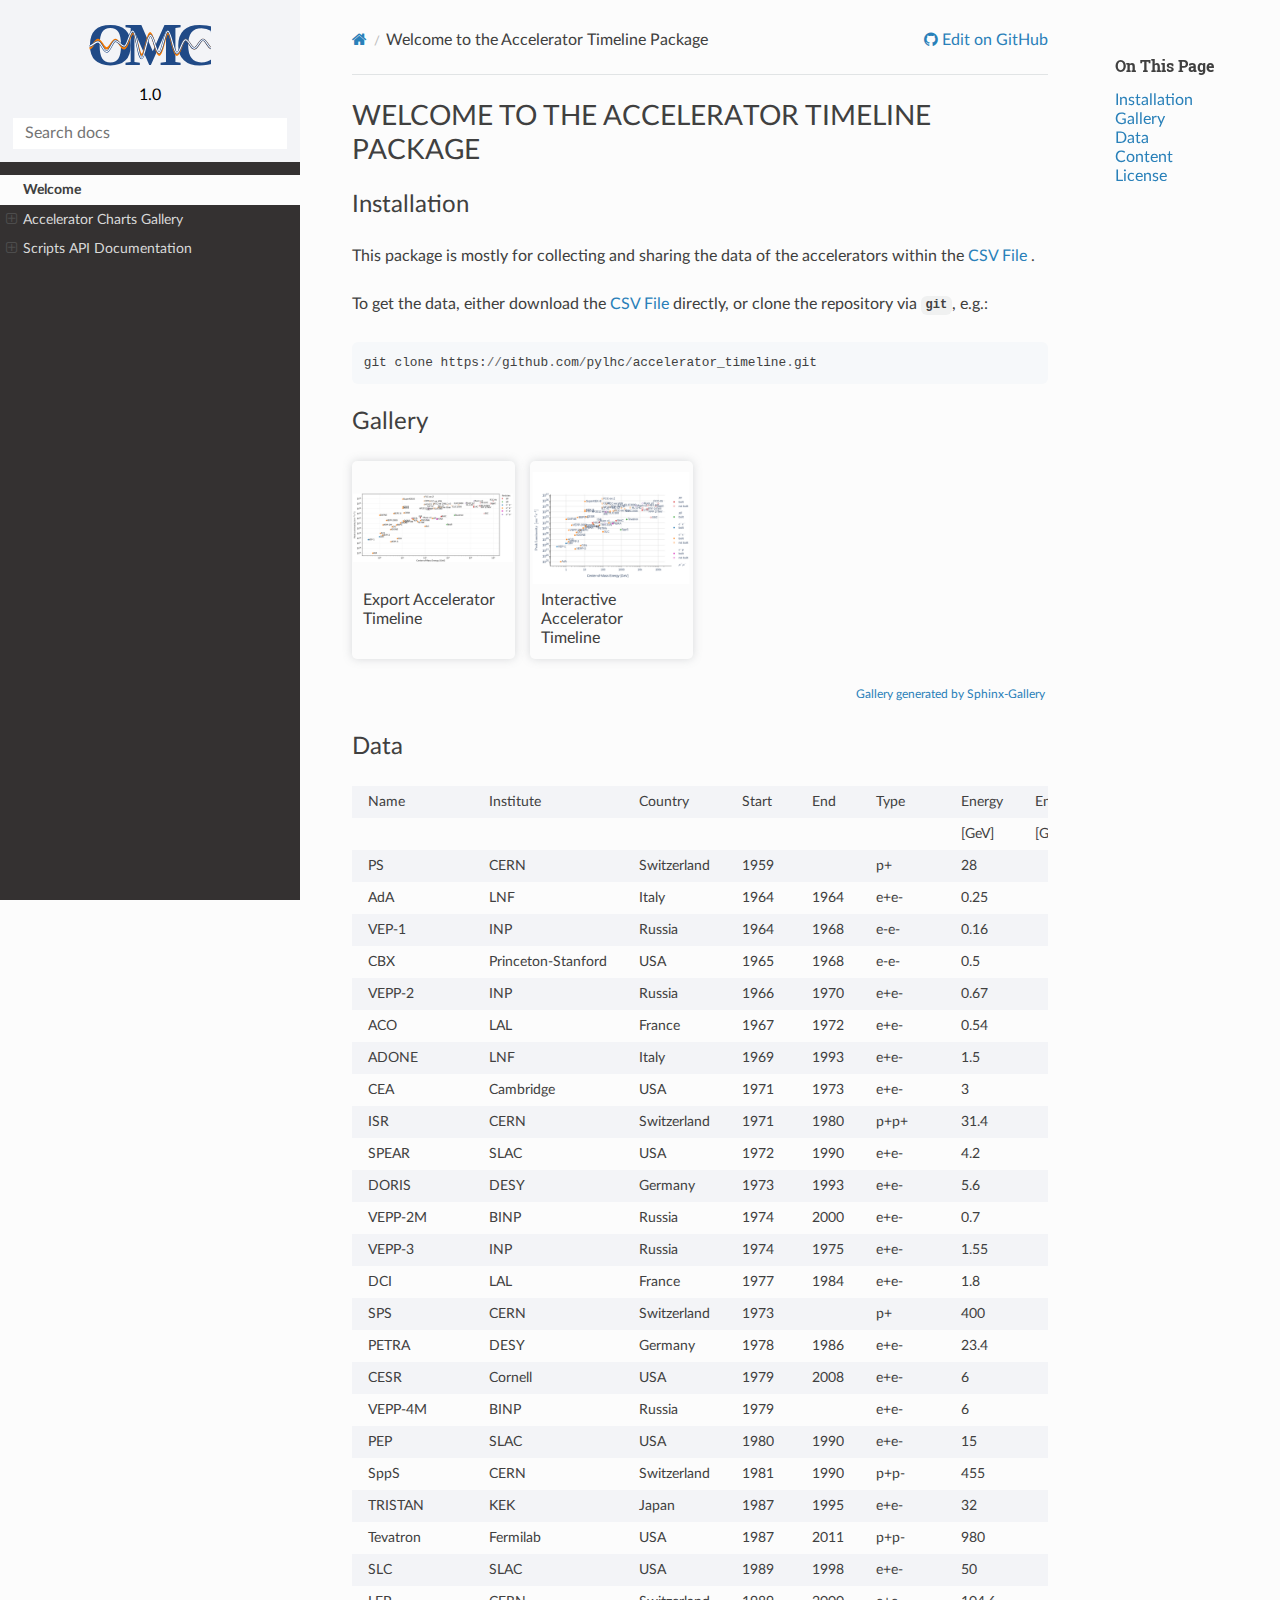
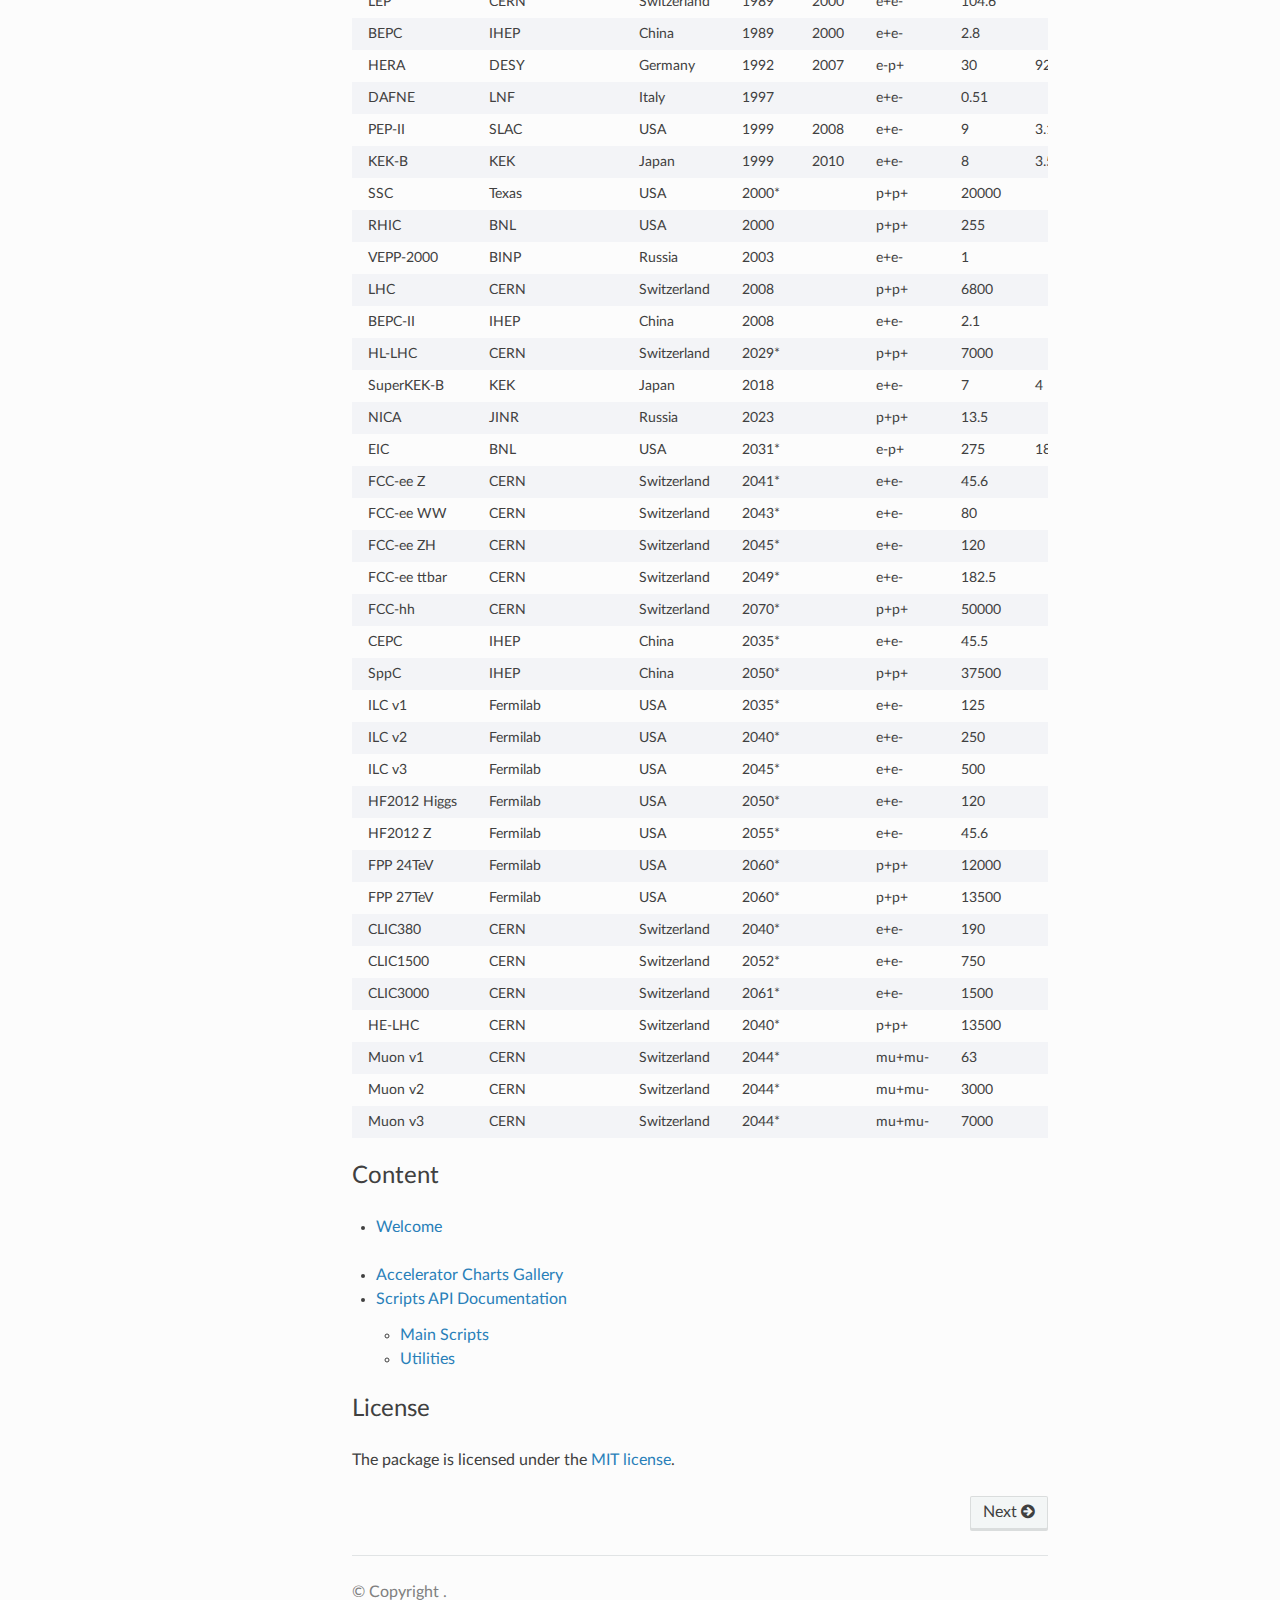
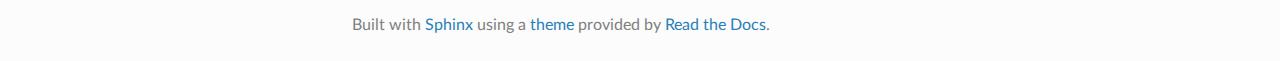
<file: index.html>
<!DOCTYPE html>
<html class="writer-html5" lang="en" >
<head>
  <meta charset="utf-8" /><meta name="generator" content="Docutils 0.18.1: http://docutils.sourceforge.net/" />

  <meta name="viewport" content="width=device-width, initial-scale=1.0" />
  <title>Welcome to the Accelerator Timeline Package &mdash; accelerator_timeline 1.0.1 documentation</title>
      <link rel="stylesheet" href="_static/pygments.css" type="text/css" />
      <link rel="stylesheet" href="_static/css/theme.css" type="text/css" />
      <link rel="stylesheet" href="_static/copybutton.css" type="text/css" />
      <link rel="stylesheet" href="_static/plot_directive.css" type="text/css" />
      <link rel="stylesheet" href="_static/sg_gallery.css" type="text/css" />
      <link rel="stylesheet" href="_static/sg_gallery-binder.css" type="text/css" />
      <link rel="stylesheet" href="_static/sg_gallery-dataframe.css" type="text/css" />
      <link rel="stylesheet" href="_static/sg_gallery-rendered-html.css" type="text/css" />
      <link rel="stylesheet" href="_static/css/custom.css" type="text/css" />
  <!--[if lt IE 9]>
    <script src="_static/js/html5shiv.min.js"></script>
  <![endif]-->
  
        <script src="_static/jquery.js?v=5d32c60e"></script>
        <script src="_static/_sphinx_javascript_frameworks_compat.js?v=2cd50e6c"></script>
        <script src="_static/documentation_options.js?v=292eb321"></script>
        <script src="_static/doctools.js?v=888ff710"></script>
        <script src="_static/sphinx_highlight.js?v=dc90522c"></script>
        <script src="_static/clipboard.min.js?v=a7894cd8"></script>
        <script src="_static/copybutton.js?v=f281be69"></script>
    <script src="_static/js/theme.js"></script>
    <link rel="index" title="Index" href="genindex.html" />
    <link rel="search" title="Search" href="search.html" />
    <link rel="next" title="Export Accelerator Timeline" href="gallery/export_charts.html" /> 
</head>

<body class="wy-body-for-nav"> 
  <div class="wy-grid-for-nav">
    <nav data-toggle="wy-nav-shift" class="wy-nav-side">
      <div class="wy-side-scroll">
        <div class="wy-side-nav-search" >

          
          
          <a href="#">
            
              <img src="_static/omc_logo.svg" class="logo" alt="Logo"/>
          </a>
              <div class="version">
                1.0
              </div>
<div role="search">
  <form id="rtd-search-form" class="wy-form" action="search.html" method="get">
    <input type="text" name="q" placeholder="Search docs" aria-label="Search docs" />
    <input type="hidden" name="check_keywords" value="yes" />
    <input type="hidden" name="area" value="default" />
  </form>
</div>
        </div><div class="wy-menu wy-menu-vertical" data-spy="affix" role="navigation" aria-label="Navigation menu">
              <ul>
<li class="toctree-l1"><a class="reference internal" href="gallery/export_charts.html">Export Accelerator Timeline</a></li>
<li class="toctree-l1"><a class="reference internal" href="gallery/interactive_charts.html">Interactive Accelerator Timeline</a><ul>
<li class="toctree-l2"><a class="reference internal" href="gallery/interactive_charts.html#preparations">Preparations</a></li>
<li class="toctree-l2"><a class="reference internal" href="gallery/interactive_charts.html#energy-timeline">Energy Timeline</a></li>
<li class="toctree-l2"><a class="reference internal" href="gallery/interactive_charts.html#luminosity-timeline">Luminosity timeline</a></li>
<li class="toctree-l2"><a class="reference internal" href="gallery/interactive_charts.html#luminosity-vs-energy">Luminosity vs. Energy</a></li>
<li class="toctree-l2"><a class="reference internal" href="gallery/interactive_charts.html#save-plots">Save plots</a></li>
</ul>
</li>
</ul>
<ul class="current">
<li class="toctree-l1 current"><a class="current reference internal" href="#">Welcome</a></li>
</ul>
<ul>
<li class="toctree-l1"><a class="reference internal" href="gallery/index.html">Accelerator Charts Gallery</a><ul>
<li class="toctree-l2"><a class="reference internal" href="gallery/export_charts.html">Export Accelerator Timeline</a></li>
<li class="toctree-l2"><a class="reference internal" href="gallery/interactive_charts.html">Interactive Accelerator Timeline</a></li>
</ul>
</li>
<li class="toctree-l1"><a class="reference internal" href="scripts.html">Scripts API Documentation</a><ul>
<li class="toctree-l2"><a class="reference internal" href="scripts.html#main-scripts">Main Scripts</a></li>
<li class="toctree-l2"><a class="reference internal" href="scripts.html#utilities">Utilities</a></li>
</ul>
</li>
</ul>

        </div>
      </div>
    </nav>

    <section data-toggle="wy-nav-shift" class="wy-nav-content-wrap"><nav class="wy-nav-top" aria-label="Mobile navigation menu" >
          <i data-toggle="wy-nav-top" class="fa fa-bars"></i>
          <a href="#">accelerator_timeline</a>
      </nav>

      <div class="wy-nav-content">
        <div class="rst-content">
          <div role="navigation" aria-label="Page navigation">
  <ul class="wy-breadcrumbs">
      <li><a href="#" class="icon icon-home" aria-label="Home"></a></li>
      <li class="breadcrumb-item active">Welcome to the Accelerator Timeline Package</li>
      <li class="wy-breadcrumbs-aside">
              <!-- User defined GitHub URL -->
              <a href="https://github.com/pyLHC/accelerator_timeline" class="fa fa-github"> Edit on GitHub</a>
      </li>
  </ul>
  <hr/>
</div>
          <div role="main" class="document" itemscope="itemscope" itemtype="http://schema.org/Article">
  <nav id="local-table-of-contents" role="navigation" aria-labelledby="local-table-of-contents-title">
    <h4 id="local-table-of-contents-title">On This Page</h4>
    <ul>
<li><a class="reference internal" href="#">Welcome to the Accelerator Timeline Package</a><ul>
<li><a class="reference internal" href="#installation">Installation</a></li>
<li><a class="reference internal" href="#gallery">Gallery</a></li>
<li><a class="reference internal" href="#data">Data</a></li>
<li><a class="reference internal" href="#content">Content</a><ul>
</ul>
</li>
<li><a class="reference internal" href="#license">License</a></li>
</ul>
</li>
</ul>

  </nav>
  
  
           <div itemprop="articleBody">
             
  <section id="welcome-to-the-accelerator-timeline-package">
<h1>Welcome to the Accelerator Timeline Package<a class="headerlink" href="#welcome-to-the-accelerator-timeline-package" title="Link to this heading"></a></h1>
<section id="installation">
<h2>Installation<a class="headerlink" href="#installation" title="Link to this heading"></a></h2>
<p>This package is mostly for collecting and sharing the data of the accelerators within
the <a class="reference external" href="https://github.com/pylhc/accelerator_timeline/blob/master/accelerator-parameters">CSV File</a> .</p>
<p>To get the data, either download the <a class="reference external" href="https://github.com/pylhc/accelerator_timeline/blob/master/accelerator-parameters">CSV File</a> directly, or clone the repository via <code class="xref py py-obj docutils literal notranslate"><span class="pre">git</span></code>, e.g.:</p>
<div class="highlight-default notranslate"><div class="highlight"><pre><span></span><span class="n">git</span> <span class="n">clone</span> <span class="n">https</span><span class="p">:</span><span class="o">//</span><span class="n">github</span><span class="o">.</span><span class="n">com</span><span class="o">/</span><span class="n">pylhc</span><span class="o">/</span><span class="n">accelerator_timeline</span><span class="o">.</span><span class="n">git</span>
</pre></div>
</div>
</section>
<section id="gallery">
<h2>Gallery<a class="headerlink" href="#gallery" title="Link to this heading"></a></h2>
<div class="sphx-glr-thumbnails"><div class="sphx-glr-thumbcontainer" tooltip="This is an example script to generate static plots of the accelerator data via  matplotlib. To ..."><img alt="" src="_images/sphx_glr_export_charts_thumb.png" />
<p><a class="reference internal" href="gallery/export_charts.html#sphx-glr-gallery-export-charts-py"><span class="std std-ref">Export Accelerator Timeline</span></a></p>
  <div class="sphx-glr-thumbnail-title">Export Accelerator Timeline</div>
</div><div class="sphx-glr-thumbcontainer" tooltip="This script allows you to interactively explore the accelerator data, either by running the scr..."><img alt="" src="_images/sphx_glr_interactive_charts_thumb.png" />
<p><a class="reference internal" href="gallery/interactive_charts.html#sphx-glr-gallery-interactive-charts-py"><span class="std std-ref">Interactive Accelerator Timeline</span></a></p>
  <div class="sphx-glr-thumbnail-title">Interactive Accelerator Timeline</div>
</div></div><div class="toctree-wrapper compound">
</div>
<p class="sphx-glr-signature"><a class="reference external" href="https://sphinx-gallery.github.io">Gallery generated by Sphinx-Gallery</a></p>
</section>
<section id="data">
<h2>Data<a class="headerlink" href="#data" title="Link to this heading"></a></h2>
<table class="docutils align-default">
<tbody>
<tr class="row-odd"><td><p>Name</p></td>
<td><p>Institute</p></td>
<td><p>Country</p></td>
<td><p>Start</p></td>
<td><p>End</p></td>
<td><p>Type</p></td>
<td><p>Energy</p></td>
<td><p>Energy B2</p></td>
<td><p>Luminosity max peak</p></td>
<td><p>Length</p></td>
<td><p>References</p></td>
</tr>
<tr class="row-even"><td></td>
<td></td>
<td></td>
<td></td>
<td></td>
<td></td>
<td><p>[GeV]</p></td>
<td><p>[GeV]</p></td>
<td><p>[cm^-2s^-1]</p></td>
<td><p>[m]</p></td>
<td></td>
</tr>
<tr class="row-odd"><td><p>PS</p></td>
<td><p>CERN</p></td>
<td><p>Switzerland</p></td>
<td><p>1959</p></td>
<td></td>
<td><p>p+</p></td>
<td><p>28</p></td>
<td></td>
<td></td>
<td><p>628.3</p></td>
<td><p><a class="reference external" href="https://cds.cern.ch/record/340514/files/p29.pdf">https://cds.cern.ch/record/340514/files/p29.pdf</a></p></td>
</tr>
<tr class="row-even"><td><p>AdA</p></td>
<td><p>LNF</p></td>
<td><p>Italy</p></td>
<td><p>1964</p></td>
<td><p>1964</p></td>
<td><p>e+e-</p></td>
<td><p>0.25</p></td>
<td></td>
<td><p>1E+025</p></td>
<td><p>4.1</p></td>
<td><p><a class="reference external" href="https://journals.aps.org/rmp/pdf/10.1103/RevModPhys.93.015006">https://journals.aps.org/rmp/pdf/10.1103/RevModPhys.93.015006</a></p></td>
</tr>
<tr class="row-odd"><td><p>VEP-1</p></td>
<td><p>INP</p></td>
<td><p>Russia</p></td>
<td><p>1964</p></td>
<td><p>1968</p></td>
<td><p>e-e-</p></td>
<td><p>0.16</p></td>
<td></td>
<td><p>5E+027</p></td>
<td><p>2.7</p></td>
<td><p><a class="reference external" href="https://journals.aps.org/rmp/pdf/10.1103/RevModPhys.93.015006">https://journals.aps.org/rmp/pdf/10.1103/RevModPhys.93.015006</a></p></td>
</tr>
<tr class="row-even"><td><p>CBX</p></td>
<td><p>Princeton-Stanford</p></td>
<td><p>USA</p></td>
<td><p>1965</p></td>
<td><p>1968</p></td>
<td><p>e-e-</p></td>
<td><p>0.5</p></td>
<td></td>
<td><p>2E+028</p></td>
<td><p>11.8</p></td>
<td><p><a class="reference external" href="https://journals.aps.org/rmp/pdf/10.1103/RevModPhys.93.015006">https://journals.aps.org/rmp/pdf/10.1103/RevModPhys.93.015006</a></p></td>
</tr>
<tr class="row-odd"><td><p>VEPP-2</p></td>
<td><p>INP</p></td>
<td><p>Russia</p></td>
<td><p>1966</p></td>
<td><p>1970</p></td>
<td><p>e+e-</p></td>
<td><p>0.67</p></td>
<td></td>
<td><p>4E+028</p></td>
<td><p>11.5</p></td>
<td><p><a class="reference external" href="https://journals.aps.org/rmp/pdf/10.1103/RevModPhys.93.015006">https://journals.aps.org/rmp/pdf/10.1103/RevModPhys.93.015006</a></p></td>
</tr>
<tr class="row-even"><td><p>ACO</p></td>
<td><p>LAL</p></td>
<td><p>France</p></td>
<td><p>1967</p></td>
<td><p>1972</p></td>
<td><p>e+e-</p></td>
<td><p>0.54</p></td>
<td></td>
<td><p>1E+029</p></td>
<td><p>22</p></td>
<td><p><a class="reference external" href="https://journals.aps.org/rmp/pdf/10.1103/RevModPhys.93.015006">https://journals.aps.org/rmp/pdf/10.1103/RevModPhys.93.015006</a></p></td>
</tr>
<tr class="row-odd"><td><p>ADONE</p></td>
<td><p>LNF</p></td>
<td><p>Italy</p></td>
<td><p>1969</p></td>
<td><p>1993</p></td>
<td><p>e+e-</p></td>
<td><p>1.5</p></td>
<td></td>
<td><p>6E+029</p></td>
<td><p>105</p></td>
<td><p><a class="reference external" href="https://journals.aps.org/rmp/pdf/10.1103/RevModPhys.93.015006">https://journals.aps.org/rmp/pdf/10.1103/RevModPhys.93.015006</a></p></td>
</tr>
<tr class="row-even"><td><p>CEA</p></td>
<td><p>Cambridge</p></td>
<td><p>USA</p></td>
<td><p>1971</p></td>
<td><p>1973</p></td>
<td><p>e+e-</p></td>
<td><p>3</p></td>
<td></td>
<td><p>8E+027</p></td>
<td><p>226</p></td>
<td><p><a class="reference external" href="https://journals.aps.org/rmp/pdf/10.1103/RevModPhys.93.015006">https://journals.aps.org/rmp/pdf/10.1103/RevModPhys.93.015006</a></p></td>
</tr>
<tr class="row-odd"><td><p>ISR</p></td>
<td><p>CERN</p></td>
<td><p>Switzerland</p></td>
<td><p>1971</p></td>
<td><p>1980</p></td>
<td><p>p+p+</p></td>
<td><p>31.4</p></td>
<td></td>
<td><p>1.4E+032</p></td>
<td><p>943</p></td>
<td><p><a class="reference external" href="https://journals.aps.org/rmp/pdf/10.1103/RevModPhys.93.015006">https://journals.aps.org/rmp/pdf/10.1103/RevModPhys.93.015006</a></p></td>
</tr>
<tr class="row-even"><td><p>SPEAR</p></td>
<td><p>SLAC</p></td>
<td><p>USA</p></td>
<td><p>1972</p></td>
<td><p>1990</p></td>
<td><p>e+e-</p></td>
<td><p>4.2</p></td>
<td></td>
<td><p>1.2E+031</p></td>
<td><p>234</p></td>
<td><p><a class="reference external" href="https://journals.aps.org/rmp/pdf/10.1103/RevModPhys.93.015006">https://journals.aps.org/rmp/pdf/10.1103/RevModPhys.93.015006</a></p></td>
</tr>
<tr class="row-odd"><td><p>DORIS</p></td>
<td><p>DESY</p></td>
<td><p>Germany</p></td>
<td><p>1973</p></td>
<td><p>1993</p></td>
<td><p>e+e-</p></td>
<td><p>5.6</p></td>
<td></td>
<td><p>3.3E+031</p></td>
<td><p>289</p></td>
<td><p><a class="reference external" href="https://journals.aps.org/rmp/pdf/10.1103/RevModPhys.93.015006">https://journals.aps.org/rmp/pdf/10.1103/RevModPhys.93.015006</a></p></td>
</tr>
<tr class="row-even"><td><p>VEPP-2M</p></td>
<td><p>BINP</p></td>
<td><p>Russia</p></td>
<td><p>1974</p></td>
<td><p>2000</p></td>
<td><p>e+e-</p></td>
<td><p>0.7</p></td>
<td></td>
<td><p>5E+030</p></td>
<td><p>18</p></td>
<td><p><a class="reference external" href="https://journals.aps.org/rmp/pdf/10.1103/RevModPhys.93.015006">https://journals.aps.org/rmp/pdf/10.1103/RevModPhys.93.015006</a></p></td>
</tr>
<tr class="row-odd"><td><p>VEPP-3</p></td>
<td><p>INP</p></td>
<td><p>Russia</p></td>
<td><p>1974</p></td>
<td><p>1975</p></td>
<td><p>e+e-</p></td>
<td><p>1.55</p></td>
<td></td>
<td><p>2E+027</p></td>
<td><p>74</p></td>
<td><p><a class="reference external" href="https://journals.aps.org/rmp/pdf/10.1103/RevModPhys.93.015006">https://journals.aps.org/rmp/pdf/10.1103/RevModPhys.93.015006</a></p></td>
</tr>
<tr class="row-even"><td><p>DCI</p></td>
<td><p>LAL</p></td>
<td><p>France</p></td>
<td><p>1977</p></td>
<td><p>1984</p></td>
<td><p>e+e-</p></td>
<td><p>1.8</p></td>
<td></td>
<td><p>2E+030</p></td>
<td><p>94.6</p></td>
<td><p><a class="reference external" href="https://journals.aps.org/rmp/pdf/10.1103/RevModPhys.93.015006">https://journals.aps.org/rmp/pdf/10.1103/RevModPhys.93.015006</a></p></td>
</tr>
<tr class="row-odd"><td><p>SPS</p></td>
<td><p>CERN</p></td>
<td><p>Switzerland</p></td>
<td><p>1973</p></td>
<td></td>
<td><p>p+</p></td>
<td><p>400</p></td>
<td></td>
<td></td>
<td><p>6911</p></td>
<td><p><a class="reference external" href="https://ieeexplore.ieee.org/document/1590452">https://ieeexplore.ieee.org/document/1590452</a> <a class="reference external" href="https://cds.cern.ch/record/2650722/files/CERN-ACC-NOTE-2018-0082.pdf">https://cds.cern.ch/record/2650722/files/CERN-ACC-NOTE-2018-0082.pdf</a></p></td>
</tr>
<tr class="row-even"><td><p>PETRA</p></td>
<td><p>DESY</p></td>
<td><p>Germany</p></td>
<td><p>1978</p></td>
<td><p>1986</p></td>
<td><p>e+e-</p></td>
<td><p>23.4</p></td>
<td></td>
<td><p>2.4E+031</p></td>
<td><p>2304</p></td>
<td><p><a class="reference external" href="https://journals.aps.org/rmp/pdf/10.1103/RevModPhys.93.015006">https://journals.aps.org/rmp/pdf/10.1103/RevModPhys.93.015006</a></p></td>
</tr>
<tr class="row-odd"><td><p>CESR</p></td>
<td><p>Cornell</p></td>
<td><p>USA</p></td>
<td><p>1979</p></td>
<td><p>2008</p></td>
<td><p>e+e-</p></td>
<td><p>6</p></td>
<td></td>
<td><p>1.3E+033</p></td>
<td><p>768</p></td>
<td><p><a class="reference external" href="https://journals.aps.org/rmp/pdf/10.1103/RevModPhys.93.015006">https://journals.aps.org/rmp/pdf/10.1103/RevModPhys.93.015006</a></p></td>
</tr>
<tr class="row-even"><td><p>VEPP-4M</p></td>
<td><p>BINP</p></td>
<td><p>Russia</p></td>
<td><p>1979</p></td>
<td></td>
<td><p>e+e-</p></td>
<td><p>6</p></td>
<td></td>
<td><p>2E+031</p></td>
<td><p>366</p></td>
<td><p><a class="reference external" href="https://journals.aps.org/rmp/pdf/10.1103/RevModPhys.93.015006">https://journals.aps.org/rmp/pdf/10.1103/RevModPhys.93.015006</a></p></td>
</tr>
<tr class="row-odd"><td><p>PEP</p></td>
<td><p>SLAC</p></td>
<td><p>USA</p></td>
<td><p>1980</p></td>
<td><p>1990</p></td>
<td><p>e+e-</p></td>
<td><p>15</p></td>
<td></td>
<td><p>6E+031</p></td>
<td><p>2200</p></td>
<td><p><a class="reference external" href="https://journals.aps.org/rmp/pdf/10.1103/RevModPhys.93.015006">https://journals.aps.org/rmp/pdf/10.1103/RevModPhys.93.015006</a></p></td>
</tr>
<tr class="row-even"><td><p>SppS</p></td>
<td><p>CERN</p></td>
<td><p>Switzerland</p></td>
<td><p>1981</p></td>
<td><p>1990</p></td>
<td><p>p+p-</p></td>
<td><p>455</p></td>
<td></td>
<td><p>6E+030</p></td>
<td><p>6911</p></td>
<td><p><a class="reference external" href="https://journals.aps.org/rmp/pdf/10.1103/RevModPhys.93.015006">https://journals.aps.org/rmp/pdf/10.1103/RevModPhys.93.015006</a></p></td>
</tr>
<tr class="row-odd"><td><p>TRISTAN</p></td>
<td><p>KEK</p></td>
<td><p>Japan</p></td>
<td><p>1987</p></td>
<td><p>1995</p></td>
<td><p>e+e-</p></td>
<td><p>32</p></td>
<td></td>
<td><p>4E+031</p></td>
<td><p>3018</p></td>
<td><p><a class="reference external" href="https://journals.aps.org/rmp/pdf/10.1103/RevModPhys.93.015006">https://journals.aps.org/rmp/pdf/10.1103/RevModPhys.93.015006</a></p></td>
</tr>
<tr class="row-even"><td><p>Tevatron</p></td>
<td><p>Fermilab</p></td>
<td><p>USA</p></td>
<td><p>1987</p></td>
<td><p>2011</p></td>
<td><p>p+p-</p></td>
<td><p>980</p></td>
<td></td>
<td><p>4.3E+032</p></td>
<td><p>6283</p></td>
<td><p><a class="reference external" href="https://journals.aps.org/rmp/pdf/10.1103/RevModPhys.93.015006">https://journals.aps.org/rmp/pdf/10.1103/RevModPhys.93.015006</a></p></td>
</tr>
<tr class="row-odd"><td><p>SLC</p></td>
<td><p>SLAC</p></td>
<td><p>USA</p></td>
<td><p>1989</p></td>
<td><p>1998</p></td>
<td><p>e+e-</p></td>
<td><p>50</p></td>
<td></td>
<td><p>2.5E+030</p></td>
<td><p>2920</p></td>
<td><p><a class="reference external" href="https://journals.aps.org/rmp/pdf/10.1103/RevModPhys.93.015006">https://journals.aps.org/rmp/pdf/10.1103/RevModPhys.93.015006</a></p></td>
</tr>
<tr class="row-even"><td><p>LEP</p></td>
<td><p>CERN</p></td>
<td><p>Switzerland</p></td>
<td><p>1989</p></td>
<td><p>2000</p></td>
<td><p>e+e-</p></td>
<td><p>104.6</p></td>
<td></td>
<td><p>1E+032</p></td>
<td><p>26659</p></td>
<td><p><a class="reference external" href="https://accelconf.web.cern.ch/e90/PDF/EPAC1990_0786.PDF">https://accelconf.web.cern.ch/e90/PDF/EPAC1990_0786.PDF</a></p></td>
</tr>
<tr class="row-odd"><td><p>BEPC</p></td>
<td><p>IHEP</p></td>
<td><p>China</p></td>
<td><p>1989</p></td>
<td><p>2000</p></td>
<td><p>e+e-</p></td>
<td><p>2.8</p></td>
<td></td>
<td><p>5E+030</p></td>
<td><p>240.4</p></td>
<td><p><a class="reference external" href="https://web.archive.org/web/20160316234203/http://www.ihep.ac.cn/english/E-Bepc/">https://web.archive.org/web/20160316234203/http://www.ihep.ac.cn/english/E-Bepc/</a> <a class="reference external" href="https://en.wikipedia.org/wiki/Beijing_Electron%E2%80%93Positron_Collider_II">https://en.wikipedia.org/wiki/Beijing_Electron%E2%80%93Positron_Collider_II</a></p></td>
</tr>
<tr class="row-even"><td><p>HERA</p></td>
<td><p>DESY</p></td>
<td><p>Germany</p></td>
<td><p>1992</p></td>
<td><p>2007</p></td>
<td><p>e-p+</p></td>
<td><p>30</p></td>
<td><p>920</p></td>
<td><p>7.5E+031</p></td>
<td><p>6336</p></td>
<td><p><a class="reference external" href="https://accelconf.web.cern.ch/e96/PAPERS/ORALS/MOX02A.PDF">https://accelconf.web.cern.ch/e96/PAPERS/ORALS/MOX02A.PDF</a></p></td>
</tr>
<tr class="row-odd"><td><p>DAFNE</p></td>
<td><p>LNF</p></td>
<td><p>Italy</p></td>
<td><p>1997</p></td>
<td></td>
<td><p>e+e-</p></td>
<td><p>0.51</p></td>
<td></td>
<td><p>4.5E+032</p></td>
<td><p>98</p></td>
<td><p><a class="reference external" href="https://journals.aps.org/rmp/pdf/10.1103/RevModPhys.93.015006">https://journals.aps.org/rmp/pdf/10.1103/RevModPhys.93.015006</a></p></td>
</tr>
<tr class="row-even"><td><p>PEP-II</p></td>
<td><p>SLAC</p></td>
<td><p>USA</p></td>
<td><p>1999</p></td>
<td><p>2008</p></td>
<td><p>e+e-</p></td>
<td><p>9</p></td>
<td><p>3.1</p></td>
<td><p>1.2E+034</p></td>
<td><p>2200</p></td>
<td><p><a class="reference external" href="https://journals.aps.org/rmp/pdf/10.1103/RevModPhys.93.015006">https://journals.aps.org/rmp/pdf/10.1103/RevModPhys.93.015006</a></p></td>
</tr>
<tr class="row-odd"><td><p>KEK-B</p></td>
<td><p>KEK</p></td>
<td><p>Japan</p></td>
<td><p>1999</p></td>
<td><p>2010</p></td>
<td><p>e+e-</p></td>
<td><p>8</p></td>
<td><p>3.5</p></td>
<td><p>2.1E+034</p></td>
<td><p>3016</p></td>
<td><p><a class="reference external" href="https://journals.aps.org/rmp/pdf/10.1103/RevModPhys.93.015006">https://journals.aps.org/rmp/pdf/10.1103/RevModPhys.93.015006</a></p></td>
</tr>
<tr class="row-even"><td><p>SSC</p></td>
<td><p>Texas</p></td>
<td><p>USA</p></td>
<td><p>2000*</p></td>
<td></td>
<td><p>p+p+</p></td>
<td><p>20000</p></td>
<td></td>
<td><p>1E+033</p></td>
<td><p>8712</p></td>
<td><p><a class="reference external" href="https://en.wikipedia.org/wiki/Superconducting_Super_Collider">https://en.wikipedia.org/wiki/Superconducting_Super_Collider</a></p></td>
</tr>
<tr class="row-odd"><td><p>RHIC</p></td>
<td><p>BNL</p></td>
<td><p>USA</p></td>
<td><p>2000</p></td>
<td></td>
<td><p>p+p+</p></td>
<td><p>255</p></td>
<td></td>
<td><p>2.5E+032</p></td>
<td><p>3834</p></td>
<td><p><a class="reference external" href="https://journals.aps.org/rmp/pdf/10.1103/RevModPhys.93.015006">https://journals.aps.org/rmp/pdf/10.1103/RevModPhys.93.015006</a></p></td>
</tr>
<tr class="row-even"><td><p>VEPP-2000</p></td>
<td><p>BINP</p></td>
<td><p>Russia</p></td>
<td><p>2003</p></td>
<td></td>
<td><p>e+e-</p></td>
<td><p>1</p></td>
<td></td>
<td><p>4E+031</p></td>
<td><p>24</p></td>
<td><p><a class="reference external" href="https://journals.aps.org/rmp/pdf/10.1103/RevModPhys.93.015006">https://journals.aps.org/rmp/pdf/10.1103/RevModPhys.93.015006</a></p></td>
</tr>
<tr class="row-odd"><td><p>LHC</p></td>
<td><p>CERN</p></td>
<td><p>Switzerland</p></td>
<td><p>2008</p></td>
<td></td>
<td><p>p+p+</p></td>
<td><p>6800</p></td>
<td></td>
<td><p>2.1E+034</p></td>
<td><p>26659</p></td>
<td><p><a class="reference external" href="https://journals.aps.org/rmp/pdf/10.1103/RevModPhys.93.015006">https://journals.aps.org/rmp/pdf/10.1103/RevModPhys.93.015006</a> <a class="reference external" href="https://cds.cern.ch/record/2826883/files/FERMILAB-CONF-22-574-AD.pdf">https://cds.cern.ch/record/2826883/files/FERMILAB-CONF-22-574-AD.pdf</a></p></td>
</tr>
<tr class="row-even"><td><p>BEPC-II</p></td>
<td><p>IHEP</p></td>
<td><p>China</p></td>
<td><p>2008</p></td>
<td></td>
<td><p>e+e-</p></td>
<td><p>2.1</p></td>
<td></td>
<td><p>1E+033</p></td>
<td><p>241.13</p></td>
<td><p><a class="reference external" href="https://accelconf.web.cern.ch/fac08/PAPERS/MOACH01.PDF">https://accelconf.web.cern.ch/fac08/PAPERS/MOACH01.PDF</a></p></td>
</tr>
<tr class="row-odd"><td><p>HL-LHC</p></td>
<td><p>CERN</p></td>
<td><p>Switzerland</p></td>
<td><p>2029*</p></td>
<td></td>
<td><p>p+p+</p></td>
<td><p>7000</p></td>
<td></td>
<td><p>5E+034</p></td>
<td><p>26659</p></td>
<td><p><a class="reference external" href="https://journals.aps.org/rmp/pdf/10.1103/RevModPhys.93.015006">https://journals.aps.org/rmp/pdf/10.1103/RevModPhys.93.015006</a> <a class="reference external" href="https://lhc-commissioning.web.cern.ch/schedule/LHC-long-term.htm">https://lhc-commissioning.web.cern.ch/schedule/LHC-long-term.htm</a></p></td>
</tr>
<tr class="row-even"><td><p>SuperKEK-B</p></td>
<td><p>KEK</p></td>
<td><p>Japan</p></td>
<td><p>2018</p></td>
<td></td>
<td><p>e+e-</p></td>
<td><p>7</p></td>
<td><p>4</p></td>
<td><p>8E+035</p></td>
<td><p>3016</p></td>
<td><p><a class="reference external" href="https://journals.aps.org/rmp/pdf/10.1103/RevModPhys.93.015006">https://journals.aps.org/rmp/pdf/10.1103/RevModPhys.93.015006</a></p></td>
</tr>
<tr class="row-odd"><td><p>NICA</p></td>
<td><p>JINR</p></td>
<td><p>Russia</p></td>
<td><p>2023</p></td>
<td></td>
<td><p>p+p+</p></td>
<td><p>13.5</p></td>
<td></td>
<td><p>1E+032</p></td>
<td><p>503</p></td>
<td><p><a class="reference external" href="https://journals.aps.org/rmp/pdf/10.1103/RevModPhys.93.015006">https://journals.aps.org/rmp/pdf/10.1103/RevModPhys.93.015006</a> <a class="reference external" href="https://nica.jinr.ru/">https://nica.jinr.ru/</a> <a class="reference external" href="https://accelconf.web.cern.ch/ipac2016/papers/weza02.pdf">https://accelconf.web.cern.ch/ipac2016/papers/weza02.pdf</a></p></td>
</tr>
<tr class="row-even"><td><p>EIC</p></td>
<td><p>BNL</p></td>
<td><p>USA</p></td>
<td><p>2031*</p></td>
<td></td>
<td><p>e-p+</p></td>
<td><p>275</p></td>
<td><p>18</p></td>
<td><p>1E+034</p></td>
<td><p>3834</p></td>
<td><p><a class="reference external" href="https://arxiv.org/pdf/2203.13199.pdf">https://arxiv.org/pdf/2203.13199.pdf</a> <a class="reference external" href="https://indico.psi.ch/event/12451/attachments/20808/34257/PSI-EIC-Jan-31-2022-Seryi-r3.pdf">https://indico.psi.ch/event/12451/attachments/20808/34257/PSI-EIC-Jan-31-2022-Seryi-r3.pdf</a></p></td>
</tr>
<tr class="row-odd"><td><p>FCC-ee Z</p></td>
<td><p>CERN</p></td>
<td><p>Switzerland</p></td>
<td><p>2041*</p></td>
<td></td>
<td><p>e+e-</p></td>
<td><p>45.6</p></td>
<td></td>
<td><p>2.3E+036</p></td>
<td><p>97750</p></td>
<td><p><a class="reference external" href="https://journals.aps.org/rmp/pdf/10.1103/RevModPhys.93.015006">https://journals.aps.org/rmp/pdf/10.1103/RevModPhys.93.015006</a> <a class="reference external" href="https://doi-org.ezproxy.cern.ch/10.1140/epjst/e2019-900045-4">https://doi-org.ezproxy.cern.ch/10.1140/epjst/e2019-900045-4</a></p></td>
</tr>
<tr class="row-even"><td><p>FCC-ee WW</p></td>
<td><p>CERN</p></td>
<td><p>Switzerland</p></td>
<td><p>2043*</p></td>
<td></td>
<td><p>e+e-</p></td>
<td><p>80</p></td>
<td></td>
<td><p>2.8E+035</p></td>
<td><p>97750</p></td>
<td><p><a class="reference external" href="https://journals.aps.org/rmp/pdf/10.1103/RevModPhys.93.015006">https://journals.aps.org/rmp/pdf/10.1103/RevModPhys.93.015006</a> <a class="reference external" href="https://doi-org.ezproxy.cern.ch/10.1140/epjst/e2019-900045-4">https://doi-org.ezproxy.cern.ch/10.1140/epjst/e2019-900045-4</a></p></td>
</tr>
<tr class="row-odd"><td><p>FCC-ee ZH</p></td>
<td><p>CERN</p></td>
<td><p>Switzerland</p></td>
<td><p>2045*</p></td>
<td></td>
<td><p>e+e-</p></td>
<td><p>120</p></td>
<td></td>
<td><p>8.5E+034</p></td>
<td><p>97750</p></td>
<td><p><a class="reference external" href="https://journals.aps.org/rmp/pdf/10.1103/RevModPhys.93.015006">https://journals.aps.org/rmp/pdf/10.1103/RevModPhys.93.015006</a> <a class="reference external" href="https://doi-org.ezproxy.cern.ch/10.1140/epjst/e2019-900045-4">https://doi-org.ezproxy.cern.ch/10.1140/epjst/e2019-900045-4</a></p></td>
</tr>
<tr class="row-even"><td><p>FCC-ee ttbar</p></td>
<td><p>CERN</p></td>
<td><p>Switzerland</p></td>
<td><p>2049*</p></td>
<td></td>
<td><p>e+e-</p></td>
<td><p>182.5</p></td>
<td></td>
<td><p>1.55E+034</p></td>
<td><p>97750</p></td>
<td><p><a class="reference external" href="https://journals.aps.org/rmp/pdf/10.1103/RevModPhys.93.015006">https://journals.aps.org/rmp/pdf/10.1103/RevModPhys.93.015006</a> <a class="reference external" href="https://doi-org.ezproxy.cern.ch/10.1140/epjst/e2019-900045-4">https://doi-org.ezproxy.cern.ch/10.1140/epjst/e2019-900045-4</a></p></td>
</tr>
<tr class="row-odd"><td><p>FCC-hh</p></td>
<td><p>CERN</p></td>
<td><p>Switzerland</p></td>
<td><p>2070*</p></td>
<td></td>
<td><p>p+p+</p></td>
<td><p>50000</p></td>
<td></td>
<td><p>3E+035</p></td>
<td><p>97750</p></td>
<td><p><a class="reference external" href="https://journals.aps.org/rmp/pdf/10.1103/RevModPhys.93.015006">https://journals.aps.org/rmp/pdf/10.1103/RevModPhys.93.015006</a></p></td>
</tr>
<tr class="row-even"><td><p>CEPC</p></td>
<td><p>IHEP</p></td>
<td><p>China</p></td>
<td><p>2035*</p></td>
<td></td>
<td><p>e+e-</p></td>
<td><p>45.5</p></td>
<td></td>
<td><p>3.2E+035</p></td>
<td><p>100000</p></td>
<td><p><a class="reference external" href="https://journals.aps.org/rmp/pdf/10.1103/RevModPhys.93.015006">https://journals.aps.org/rmp/pdf/10.1103/RevModPhys.93.015006</a> <a class="reference external" href="https://arxiv.org/abs/1809.00285">https://arxiv.org/abs/1809.00285</a> <a class="reference external" href="https://www.researchgate.net/publication/">https://www.researchgate.net/publication/</a><a href="#id1"><span class="problematic" id="id2">359254433_Snowmass_2021_White_Paper_AF4_</span></a>-_SPPC</p></td>
</tr>
<tr class="row-odd"><td><p>SppC</p></td>
<td><p>IHEP</p></td>
<td><p>China</p></td>
<td><p>2050*</p></td>
<td></td>
<td><p>p+p+</p></td>
<td><p>37500</p></td>
<td></td>
<td><p>1E+035</p></td>
<td><p>100000</p></td>
<td><p><a class="reference external" href="https://journals.aps.org/rmp/pdf/10.1103/RevModPhys.93.015006">https://journals.aps.org/rmp/pdf/10.1103/RevModPhys.93.015006</a> <a class="reference external" href="https://www.researchgate.net/publication/">https://www.researchgate.net/publication/</a><a href="#id3"><span class="problematic" id="id4">359254433_Snowmass_2021_White_Paper_AF4_</span></a>-_SPPC</p></td>
</tr>
<tr class="row-even"><td><p>ILC v1</p></td>
<td><p>Fermilab</p></td>
<td><p>USA</p></td>
<td><p>2035*</p></td>
<td></td>
<td><p>e+e-</p></td>
<td><p>125</p></td>
<td></td>
<td><p>1.35E+034</p></td>
<td><p>20500</p></td>
<td><p><a class="reference external" href="https://journals.aps.org/rmp/pdf/10.1103/RevModPhys.93.015006">https://journals.aps.org/rmp/pdf/10.1103/RevModPhys.93.015006</a> <a class="reference external" href="https://arxiv.org/pdf/1901.09829.pdf">https://arxiv.org/pdf/1901.09829.pdf</a></p></td>
</tr>
<tr class="row-odd"><td><p>ILC v2</p></td>
<td><p>Fermilab</p></td>
<td><p>USA</p></td>
<td><p>2040*</p></td>
<td></td>
<td><p>e+e-</p></td>
<td><p>250</p></td>
<td></td>
<td><p>1.8E+034</p></td>
<td><p>31000</p></td>
<td><p><a class="reference external" href="https://journals.aps.org/rmp/pdf/10.1103/RevModPhys.93.015006">https://journals.aps.org/rmp/pdf/10.1103/RevModPhys.93.015006</a> <a class="reference external" href="https://arxiv.org/pdf/1901.09829.pdf">https://arxiv.org/pdf/1901.09829.pdf</a></p></td>
</tr>
<tr class="row-even"><td><p>ILC v3</p></td>
<td><p>Fermilab</p></td>
<td><p>USA</p></td>
<td><p>2045*</p></td>
<td></td>
<td><p>e+e-</p></td>
<td><p>500</p></td>
<td></td>
<td><p>4.9E+034</p></td>
<td><p>40000</p></td>
<td><p><a class="reference external" href="https://journals.aps.org/rmp/pdf/10.1103/RevModPhys.93.015006">https://journals.aps.org/rmp/pdf/10.1103/RevModPhys.93.015006</a> <a class="reference external" href="https://arxiv.org/pdf/1901.09829.pdf">https://arxiv.org/pdf/1901.09829.pdf</a></p></td>
</tr>
<tr class="row-odd"><td><p>HF2012 Higgs</p></td>
<td><p>Fermilab</p></td>
<td><p>USA</p></td>
<td><p>2050*</p></td>
<td></td>
<td><p>e+e-</p></td>
<td><p>120</p></td>
<td></td>
<td><p>1E+034</p></td>
<td><p>16000</p></td>
<td><p><a class="reference external" href="https://arxiv.org/pdf/2203.08088.pdf">https://arxiv.org/pdf/2203.08088.pdf</a></p></td>
</tr>
<tr class="row-even"><td><p>HF2012 Z</p></td>
<td><p>Fermilab</p></td>
<td><p>USA</p></td>
<td><p>2055*</p></td>
<td></td>
<td><p>e+e-</p></td>
<td><p>45.6</p></td>
<td></td>
<td><p>6.3E+034</p></td>
<td><p>16000</p></td>
<td><p><a class="reference external" href="https://arxiv.org/pdf/2203.08088.pdf">https://arxiv.org/pdf/2203.08088.pdf</a></p></td>
</tr>
<tr class="row-odd"><td><p>FPP 24TeV</p></td>
<td><p>Fermilab</p></td>
<td><p>USA</p></td>
<td><p>2060*</p></td>
<td></td>
<td><p>p+p+</p></td>
<td><p>12000</p></td>
<td></td>
<td><p>3.5E+034</p></td>
<td><p>16000</p></td>
<td><p><a class="reference external" href="https://arxiv.org/pdf/2203.08088.pdf">https://arxiv.org/pdf/2203.08088.pdf</a></p></td>
</tr>
<tr class="row-even"><td><p>FPP 27TeV</p></td>
<td><p>Fermilab</p></td>
<td><p>USA</p></td>
<td><p>2060*</p></td>
<td></td>
<td><p>p+p+</p></td>
<td><p>13500</p></td>
<td></td>
<td><p>2.85E+034</p></td>
<td><p>16000</p></td>
<td><p><a class="reference external" href="https://arxiv.org/pdf/2203.08088.pdf">https://arxiv.org/pdf/2203.08088.pdf</a></p></td>
</tr>
<tr class="row-odd"><td><p>CLIC380</p></td>
<td><p>CERN</p></td>
<td><p>Switzerland</p></td>
<td><p>2040*</p></td>
<td></td>
<td><p>e+e-</p></td>
<td><p>190</p></td>
<td></td>
<td><p>1.5E+034</p></td>
<td><p>11400</p></td>
<td><p><a class="reference external" href="https://journals.aps.org/rmp/pdf/10.1103/RevModPhys.93.015006">https://journals.aps.org/rmp/pdf/10.1103/RevModPhys.93.015006</a> <a class="reference external" href="https://cds.cern.ch/record/2652600">https://cds.cern.ch/record/2652600</a></p></td>
</tr>
<tr class="row-even"><td><p>CLIC1500</p></td>
<td><p>CERN</p></td>
<td><p>Switzerland</p></td>
<td><p>2052*</p></td>
<td></td>
<td><p>e+e-</p></td>
<td><p>750</p></td>
<td></td>
<td><p>3.7E+034</p></td>
<td><p>29000</p></td>
<td><p><a class="reference external" href="https://journals.aps.org/rmp/pdf/10.1103/RevModPhys.93.015006">https://journals.aps.org/rmp/pdf/10.1103/RevModPhys.93.015006</a> <a class="reference external" href="https://cds.cern.ch/record/2652600">https://cds.cern.ch/record/2652600</a></p></td>
</tr>
<tr class="row-odd"><td><p>CLIC3000</p></td>
<td><p>CERN</p></td>
<td><p>Switzerland</p></td>
<td><p>2061*</p></td>
<td></td>
<td><p>e+e-</p></td>
<td><p>1500</p></td>
<td></td>
<td><p>5.9E+034</p></td>
<td><p>50100</p></td>
<td><p><a class="reference external" href="https://journals.aps.org/rmp/pdf/10.1103/RevModPhys.93.015006">https://journals.aps.org/rmp/pdf/10.1103/RevModPhys.93.015006</a> <a class="reference external" href="https://cds.cern.ch/record/2652600">https://cds.cern.ch/record/2652600</a></p></td>
</tr>
<tr class="row-even"><td><p>HE-LHC</p></td>
<td><p>CERN</p></td>
<td><p>Switzerland</p></td>
<td><p>2040*</p></td>
<td></td>
<td><p>p+p+</p></td>
<td><p>13500</p></td>
<td></td>
<td><p>1.5E+035</p></td>
<td><p>26659</p></td>
<td><p><a class="reference external" href="https://journals.aps.org/rmp/pdf/10.1103/RevModPhys.93.015006">https://journals.aps.org/rmp/pdf/10.1103/RevModPhys.93.015006</a></p></td>
</tr>
<tr class="row-odd"><td><p>Muon v1</p></td>
<td><p>CERN</p></td>
<td><p>Switzerland</p></td>
<td><p>2044*</p></td>
<td></td>
<td><p>mu+mu-</p></td>
<td><p>63</p></td>
<td></td>
<td><p>8E+031</p></td>
<td><p>300</p></td>
<td><p><a class="reference external" href="https://journals.aps.org/rmp/pdf/10.1103/RevModPhys.93.015006">https://journals.aps.org/rmp/pdf/10.1103/RevModPhys.93.015006</a> <a class="reference external" href="https://arxiv.org/pdf/2209.01318.pdf">https://arxiv.org/pdf/2209.01318.pdf</a></p></td>
</tr>
<tr class="row-even"><td><p>Muon v2</p></td>
<td><p>CERN</p></td>
<td><p>Switzerland</p></td>
<td><p>2044*</p></td>
<td></td>
<td><p>mu+mu-</p></td>
<td><p>3000</p></td>
<td></td>
<td><p>1.2E+035</p></td>
<td><p>6000</p></td>
<td><p><a class="reference external" href="https://journals.aps.org/rmp/pdf/10.1103/RevModPhys.93.015006">https://journals.aps.org/rmp/pdf/10.1103/RevModPhys.93.015006</a> <a class="reference external" href="https://arxiv.org/pdf/2209.01318.pdf">https://arxiv.org/pdf/2209.01318.pdf</a></p></td>
</tr>
<tr class="row-odd"><td><p>Muon v3</p></td>
<td><p>CERN</p></td>
<td><p>Switzerland</p></td>
<td><p>2044*</p></td>
<td></td>
<td><p>mu+mu-</p></td>
<td><p>7000</p></td>
<td></td>
<td><p>3.3E+035</p></td>
<td><p>26659</p></td>
<td><p><a class="reference external" href="https://journals.aps.org/rmp/pdf/10.1103/RevModPhys.93.015006">https://journals.aps.org/rmp/pdf/10.1103/RevModPhys.93.015006</a> <a class="reference external" href="https://arxiv.org/pdf/2209.01318.pdf">https://arxiv.org/pdf/2209.01318.pdf</a></p></td>
</tr>
</tbody>
</table>
</section>
<section id="content">
<h2>Content<a class="headerlink" href="#content" title="Link to this heading"></a></h2>
<div class="toctree-wrapper compound">
<ul class="current">
<li class="toctree-l1 current"><a class="current reference internal" href="#">Welcome</a></li>
</ul>
</div>
<div class="toctree-wrapper compound">
<ul>
<li class="toctree-l1"><a class="reference internal" href="gallery/index.html">Accelerator Charts Gallery</a></li>
<li class="toctree-l1"><a class="reference internal" href="scripts.html">Scripts API Documentation</a><ul>
<li class="toctree-l2"><a class="reference internal" href="scripts.html#main-scripts">Main Scripts</a></li>
<li class="toctree-l2"><a class="reference internal" href="scripts.html#utilities">Utilities</a></li>
</ul>
</li>
</ul>
</div>
</section>
<section id="license">
<h2>License<a class="headerlink" href="#license" title="Link to this heading"></a></h2>
<p>The package is licensed under the <a class="reference external" href="https://github.com/pylhc/accelerator_timeline/blob/master/LICENSE">MIT license</a>.</p>
</section>
</section>


           </div>
          </div>

          <footer><div class="rst-footer-buttons" role="navigation" aria-label="Footer">
        <a href="gallery/export_charts.html" class="btn btn-neutral float-right" title="Export Accelerator Timeline" accesskey="n" rel="next">Next <span class="fa fa-arrow-circle-right" aria-hidden="true"></span></a>
    </div>

  <hr/>

  <div role="contentinfo">
    <p>&#169; Copyright .</p>
  </div>

  Built with <a href="https://www.sphinx-doc.org/">Sphinx</a> using a
    <a href="https://github.com/readthedocs/sphinx_rtd_theme">theme</a>
    provided by <a href="https://readthedocs.org">Read the Docs</a>.
   

</footer>
        </div>
      </div>
    </section>
  </div>
  <script>
      jQuery(function () {
          SphinxRtdTheme.Navigation.enable(true);
      });
  </script> 

</body>
</html>
</file>
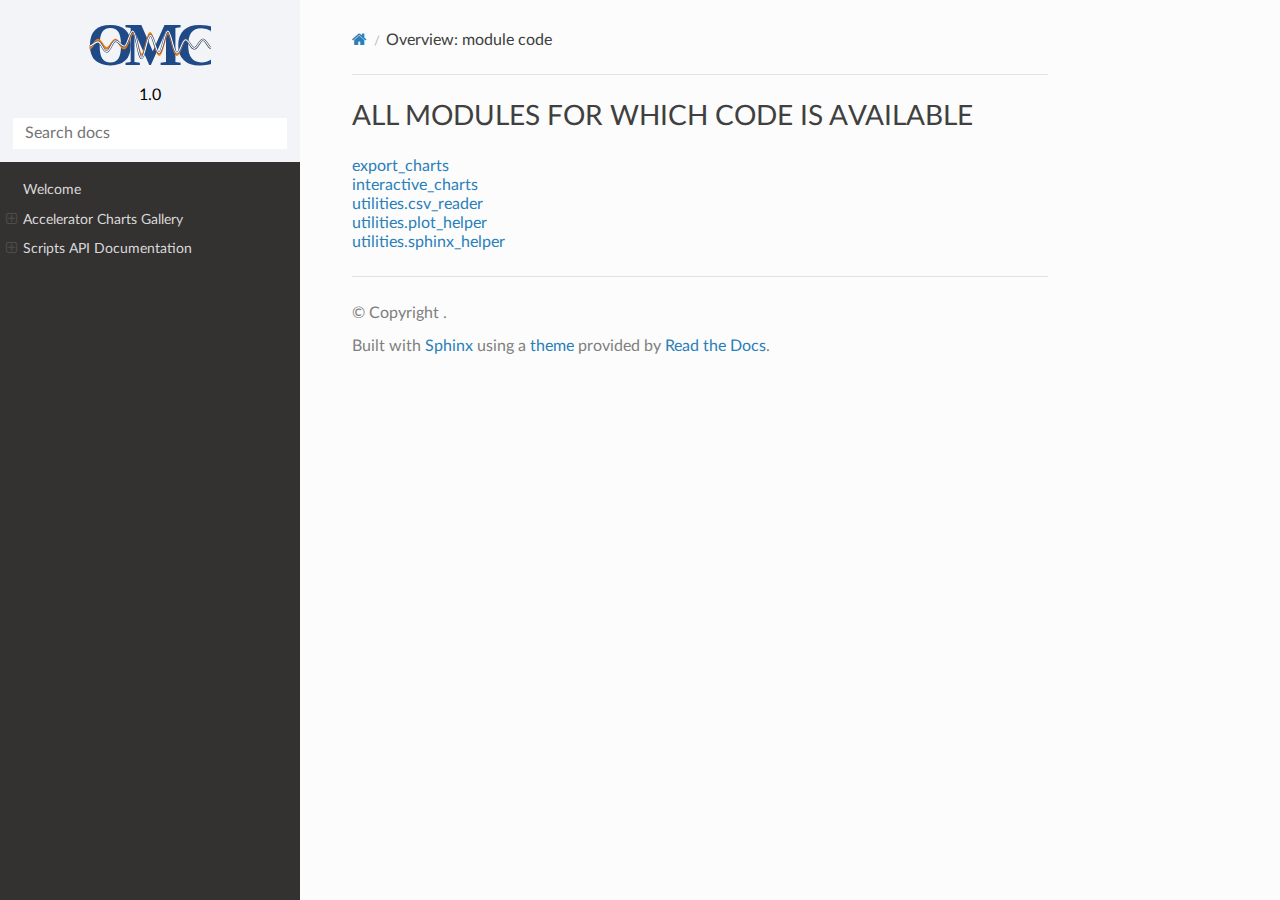
<file: _modules/index.html>
<!DOCTYPE html>
<html class="writer-html5" lang="en" >
<head>
  <meta charset="utf-8" />
  <meta name="viewport" content="width=device-width, initial-scale=1.0" />
  <title>Overview: module code &mdash; accelerator_timeline 1.0.1 documentation</title>
      <link rel="stylesheet" href="../_static/pygments.css" type="text/css" />
      <link rel="stylesheet" href="../_static/css/theme.css" type="text/css" />
      <link rel="stylesheet" href="../_static/copybutton.css" type="text/css" />
      <link rel="stylesheet" href="../_static/plot_directive.css" type="text/css" />
      <link rel="stylesheet" href="../_static/sg_gallery.css" type="text/css" />
      <link rel="stylesheet" href="../_static/sg_gallery-binder.css" type="text/css" />
      <link rel="stylesheet" href="../_static/sg_gallery-dataframe.css" type="text/css" />
      <link rel="stylesheet" href="../_static/sg_gallery-rendered-html.css" type="text/css" />
      <link rel="stylesheet" href="../_static/css/custom.css" type="text/css" />
  <!--[if lt IE 9]>
    <script src="../_static/js/html5shiv.min.js"></script>
  <![endif]-->
  
        <script src="../_static/jquery.js?v=5d32c60e"></script>
        <script src="../_static/_sphinx_javascript_frameworks_compat.js?v=2cd50e6c"></script>
        <script src="../_static/documentation_options.js?v=292eb321"></script>
        <script src="../_static/doctools.js?v=888ff710"></script>
        <script src="../_static/sphinx_highlight.js?v=dc90522c"></script>
        <script src="../_static/clipboard.min.js?v=a7894cd8"></script>
        <script src="../_static/copybutton.js?v=f281be69"></script>
    <script src="../_static/js/theme.js"></script>
    <link rel="index" title="Index" href="../genindex.html" />
    <link rel="search" title="Search" href="../search.html" /> 
</head>

<body class="wy-body-for-nav"> 
  <div class="wy-grid-for-nav">
    <nav data-toggle="wy-nav-shift" class="wy-nav-side">
      <div class="wy-side-scroll">
        <div class="wy-side-nav-search" >

          
          
          <a href="../index.html">
            
              <img src="../_static/omc_logo.svg" class="logo" alt="Logo"/>
          </a>
              <div class="version">
                1.0
              </div>
<div role="search">
  <form id="rtd-search-form" class="wy-form" action="../search.html" method="get">
    <input type="text" name="q" placeholder="Search docs" aria-label="Search docs" />
    <input type="hidden" name="check_keywords" value="yes" />
    <input type="hidden" name="area" value="default" />
  </form>
</div>
        </div><div class="wy-menu wy-menu-vertical" data-spy="affix" role="navigation" aria-label="Navigation menu">
              <ul>
<li class="toctree-l1"><a class="reference internal" href="../gallery/export_charts.html">Export Accelerator Timeline</a></li>
<li class="toctree-l1"><a class="reference internal" href="../gallery/interactive_charts.html">Interactive Accelerator Timeline</a><ul>
<li class="toctree-l2"><a class="reference internal" href="../gallery/interactive_charts.html#preparations">Preparations</a></li>
<li class="toctree-l2"><a class="reference internal" href="../gallery/interactive_charts.html#energy-timeline">Energy Timeline</a></li>
<li class="toctree-l2"><a class="reference internal" href="../gallery/interactive_charts.html#luminosity-timeline">Luminosity timeline</a></li>
<li class="toctree-l2"><a class="reference internal" href="../gallery/interactive_charts.html#luminosity-vs-energy">Luminosity vs. Energy</a></li>
<li class="toctree-l2"><a class="reference internal" href="../gallery/interactive_charts.html#save-plots">Save plots</a></li>
</ul>
</li>
</ul>
<ul>
<li class="toctree-l1"><a class="reference internal" href="../index.html">Welcome</a></li>
</ul>
<ul>
<li class="toctree-l1"><a class="reference internal" href="../gallery/index.html">Accelerator Charts Gallery</a><ul>
<li class="toctree-l2"><a class="reference internal" href="../gallery/export_charts.html">Export Accelerator Timeline</a></li>
<li class="toctree-l2"><a class="reference internal" href="../gallery/interactive_charts.html">Interactive Accelerator Timeline</a></li>
</ul>
</li>
<li class="toctree-l1"><a class="reference internal" href="../scripts.html">Scripts API Documentation</a><ul>
<li class="toctree-l2"><a class="reference internal" href="../scripts.html#main-scripts">Main Scripts</a></li>
<li class="toctree-l2"><a class="reference internal" href="../scripts.html#utilities">Utilities</a></li>
</ul>
</li>
</ul>

        </div>
      </div>
    </nav>

    <section data-toggle="wy-nav-shift" class="wy-nav-content-wrap"><nav class="wy-nav-top" aria-label="Mobile navigation menu" >
          <i data-toggle="wy-nav-top" class="fa fa-bars"></i>
          <a href="../index.html">accelerator_timeline</a>
      </nav>

      <div class="wy-nav-content">
        <div class="rst-content">
          <div role="navigation" aria-label="Page navigation">
  <ul class="wy-breadcrumbs">
      <li><a href="../index.html" class="icon icon-home" aria-label="Home"></a></li>
      <li class="breadcrumb-item active">Overview: module code</li>
      <li class="wy-breadcrumbs-aside">
      </li>
  </ul>
  <hr/>
</div>
          <div role="main" class="document" itemscope="itemscope" itemtype="http://schema.org/Article">
  
  
           <div itemprop="articleBody">
             
  <h1>All modules for which code is available</h1>
<ul><li><a href="export_charts.html">export_charts</a></li>
<li><a href="interactive_charts.html">interactive_charts</a></li>
<li><a href="utilities/csv_reader.html">utilities.csv_reader</a></li>
<li><a href="utilities/plot_helper.html">utilities.plot_helper</a></li>
<li><a href="utilities/sphinx_helper.html">utilities.sphinx_helper</a></li>
</ul>

           </div>
          </div>

          <footer>

  <hr/>

  <div role="contentinfo">
    <p>&#169; Copyright .</p>
  </div>

  Built with <a href="https://www.sphinx-doc.org/">Sphinx</a> using a
    <a href="https://github.com/readthedocs/sphinx_rtd_theme">theme</a>
    provided by <a href="https://readthedocs.org">Read the Docs</a>.
   

</footer>
        </div>
      </div>
    </section>
  </div>
  <script>
      jQuery(function () {
          SphinxRtdTheme.Navigation.enable(true);
      });
  </script> 

</body>
</html>
</file>
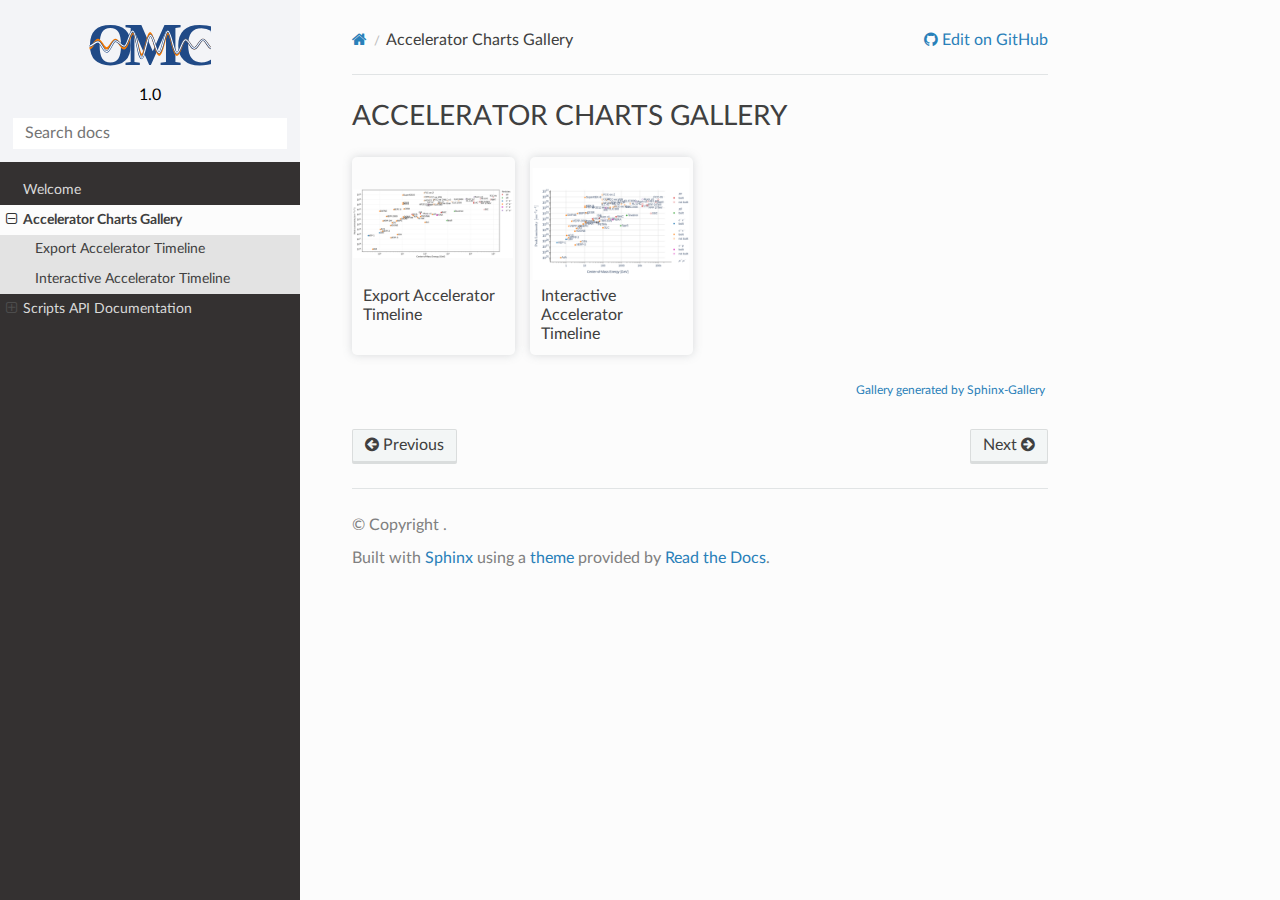
<file: gallery/index.html>
<!DOCTYPE html>
<html class="writer-html5" lang="en" >
<head>
  <meta charset="utf-8" /><meta name="generator" content="Docutils 0.18.1: http://docutils.sourceforge.net/" />

  <meta name="viewport" content="width=device-width, initial-scale=1.0" />
  <title>Accelerator Charts Gallery &mdash; accelerator_timeline 1.0.1 documentation</title>
      <link rel="stylesheet" href="../_static/pygments.css" type="text/css" />
      <link rel="stylesheet" href="../_static/css/theme.css" type="text/css" />
      <link rel="stylesheet" href="../_static/copybutton.css" type="text/css" />
      <link rel="stylesheet" href="../_static/plot_directive.css" type="text/css" />
      <link rel="stylesheet" href="../_static/sg_gallery.css" type="text/css" />
      <link rel="stylesheet" href="../_static/sg_gallery-binder.css" type="text/css" />
      <link rel="stylesheet" href="../_static/sg_gallery-dataframe.css" type="text/css" />
      <link rel="stylesheet" href="../_static/sg_gallery-rendered-html.css" type="text/css" />
      <link rel="stylesheet" href="../_static/css/custom.css" type="text/css" />
  <!--[if lt IE 9]>
    <script src="../_static/js/html5shiv.min.js"></script>
  <![endif]-->
  
        <script src="../_static/jquery.js?v=5d32c60e"></script>
        <script src="../_static/_sphinx_javascript_frameworks_compat.js?v=2cd50e6c"></script>
        <script src="../_static/documentation_options.js?v=292eb321"></script>
        <script src="../_static/doctools.js?v=888ff710"></script>
        <script src="../_static/sphinx_highlight.js?v=dc90522c"></script>
        <script src="../_static/clipboard.min.js?v=a7894cd8"></script>
        <script src="../_static/copybutton.js?v=f281be69"></script>
    <script src="../_static/js/theme.js"></script>
    <link rel="index" title="Index" href="../genindex.html" />
    <link rel="search" title="Search" href="../search.html" />
    <link rel="next" title="Scripts API Documentation" href="../scripts.html" />
    <link rel="prev" title="Interactive Accelerator Timeline" href="interactive_charts.html" /> 
</head>

<body class="wy-body-for-nav"> 
  <div class="wy-grid-for-nav">
    <nav data-toggle="wy-nav-shift" class="wy-nav-side">
      <div class="wy-side-scroll">
        <div class="wy-side-nav-search" >

          
          
          <a href="../index.html">
            
              <img src="../_static/omc_logo.svg" class="logo" alt="Logo"/>
          </a>
              <div class="version">
                1.0
              </div>
<div role="search">
  <form id="rtd-search-form" class="wy-form" action="../search.html" method="get">
    <input type="text" name="q" placeholder="Search docs" aria-label="Search docs" />
    <input type="hidden" name="check_keywords" value="yes" />
    <input type="hidden" name="area" value="default" />
  </form>
</div>
        </div><div class="wy-menu wy-menu-vertical" data-spy="affix" role="navigation" aria-label="Navigation menu">
              <ul>
<li class="toctree-l1"><a class="reference internal" href="export_charts.html">Export Accelerator Timeline</a></li>
<li class="toctree-l1"><a class="reference internal" href="interactive_charts.html">Interactive Accelerator Timeline</a><ul>
<li class="toctree-l2"><a class="reference internal" href="interactive_charts.html#preparations">Preparations</a></li>
<li class="toctree-l2"><a class="reference internal" href="interactive_charts.html#energy-timeline">Energy Timeline</a></li>
<li class="toctree-l2"><a class="reference internal" href="interactive_charts.html#luminosity-timeline">Luminosity timeline</a></li>
<li class="toctree-l2"><a class="reference internal" href="interactive_charts.html#luminosity-vs-energy">Luminosity vs. Energy</a></li>
<li class="toctree-l2"><a class="reference internal" href="interactive_charts.html#save-plots">Save plots</a></li>
</ul>
</li>
</ul>
<ul>
<li class="toctree-l1"><a class="reference internal" href="../index.html">Welcome</a></li>
</ul>
<ul class="current">
<li class="toctree-l1 current"><a class="current reference internal" href="#">Accelerator Charts Gallery</a><ul>
<li class="toctree-l2"><a class="reference internal" href="export_charts.html">Export Accelerator Timeline</a></li>
<li class="toctree-l2"><a class="reference internal" href="interactive_charts.html">Interactive Accelerator Timeline</a></li>
</ul>
</li>
<li class="toctree-l1"><a class="reference internal" href="../scripts.html">Scripts API Documentation</a><ul>
<li class="toctree-l2"><a class="reference internal" href="../scripts.html#main-scripts">Main Scripts</a></li>
<li class="toctree-l2"><a class="reference internal" href="../scripts.html#utilities">Utilities</a></li>
</ul>
</li>
</ul>

        </div>
      </div>
    </nav>

    <section data-toggle="wy-nav-shift" class="wy-nav-content-wrap"><nav class="wy-nav-top" aria-label="Mobile navigation menu" >
          <i data-toggle="wy-nav-top" class="fa fa-bars"></i>
          <a href="../index.html">accelerator_timeline</a>
      </nav>

      <div class="wy-nav-content">
        <div class="rst-content">
          <div role="navigation" aria-label="Page navigation">
  <ul class="wy-breadcrumbs">
      <li><a href="../index.html" class="icon icon-home" aria-label="Home"></a></li>
      <li class="breadcrumb-item active">Accelerator Charts Gallery</li>
      <li class="wy-breadcrumbs-aside">
              <!-- User defined GitHub URL -->
              <a href="https://github.com/pyLHC/accelerator_timeline" class="fa fa-github"> Edit on GitHub</a>
      </li>
  </ul>
  <hr/>
</div>
          <div role="main" class="document" itemscope="itemscope" itemtype="http://schema.org/Article">
  
  
           <div itemprop="articleBody">
             
  <section id="accelerator-charts-gallery">
<span id="gallery"></span><span id="examples-index"></span><h1>Accelerator Charts Gallery<a class="headerlink" href="#accelerator-charts-gallery" title="Link to this heading"></a></h1>
<div class="sphx-glr-thumbnails"><div class="sphx-glr-thumbcontainer" tooltip="This is an example script to generate static plots of the accelerator data via  matplotlib. To ..."><img alt="" src="../_images/sphx_glr_export_charts_thumb.png" />
<p><a class="reference internal" href="export_charts.html#sphx-glr-gallery-export-charts-py"><span class="std std-ref">Export Accelerator Timeline</span></a></p>
  <div class="sphx-glr-thumbnail-title">Export Accelerator Timeline</div>
</div><div class="sphx-glr-thumbcontainer" tooltip="This script allows you to interactively explore the accelerator data, either by running the scr..."><img alt="" src="../_images/sphx_glr_interactive_charts_thumb.png" />
<p><a class="reference internal" href="interactive_charts.html#sphx-glr-gallery-interactive-charts-py"><span class="std std-ref">Interactive Accelerator Timeline</span></a></p>
  <div class="sphx-glr-thumbnail-title">Interactive Accelerator Timeline</div>
</div></div><div class="toctree-wrapper compound">
</div>
<p class="sphx-glr-signature"><a class="reference external" href="https://sphinx-gallery.github.io">Gallery generated by Sphinx-Gallery</a></p>
</section>


           </div>
          </div>

          <footer><div class="rst-footer-buttons" role="navigation" aria-label="Footer">
        <a href="interactive_charts.html" class="btn btn-neutral float-left" title="Interactive Accelerator Timeline" accesskey="p" rel="prev"><span class="fa fa-arrow-circle-left" aria-hidden="true"></span> Previous</a>
        <a href="../scripts.html" class="btn btn-neutral float-right" title="Scripts API Documentation" accesskey="n" rel="next">Next <span class="fa fa-arrow-circle-right" aria-hidden="true"></span></a>
    </div>

  <hr/>

  <div role="contentinfo">
    <p>&#169; Copyright .</p>
  </div>

  Built with <a href="https://www.sphinx-doc.org/">Sphinx</a> using a
    <a href="https://github.com/readthedocs/sphinx_rtd_theme">theme</a>
    provided by <a href="https://readthedocs.org">Read the Docs</a>.
   

</footer>
        </div>
      </div>
    </section>
  </div>
  <script>
      jQuery(function () {
          SphinxRtdTheme.Navigation.enable(true);
      });
  </script> 

</body>
</html>
</file>
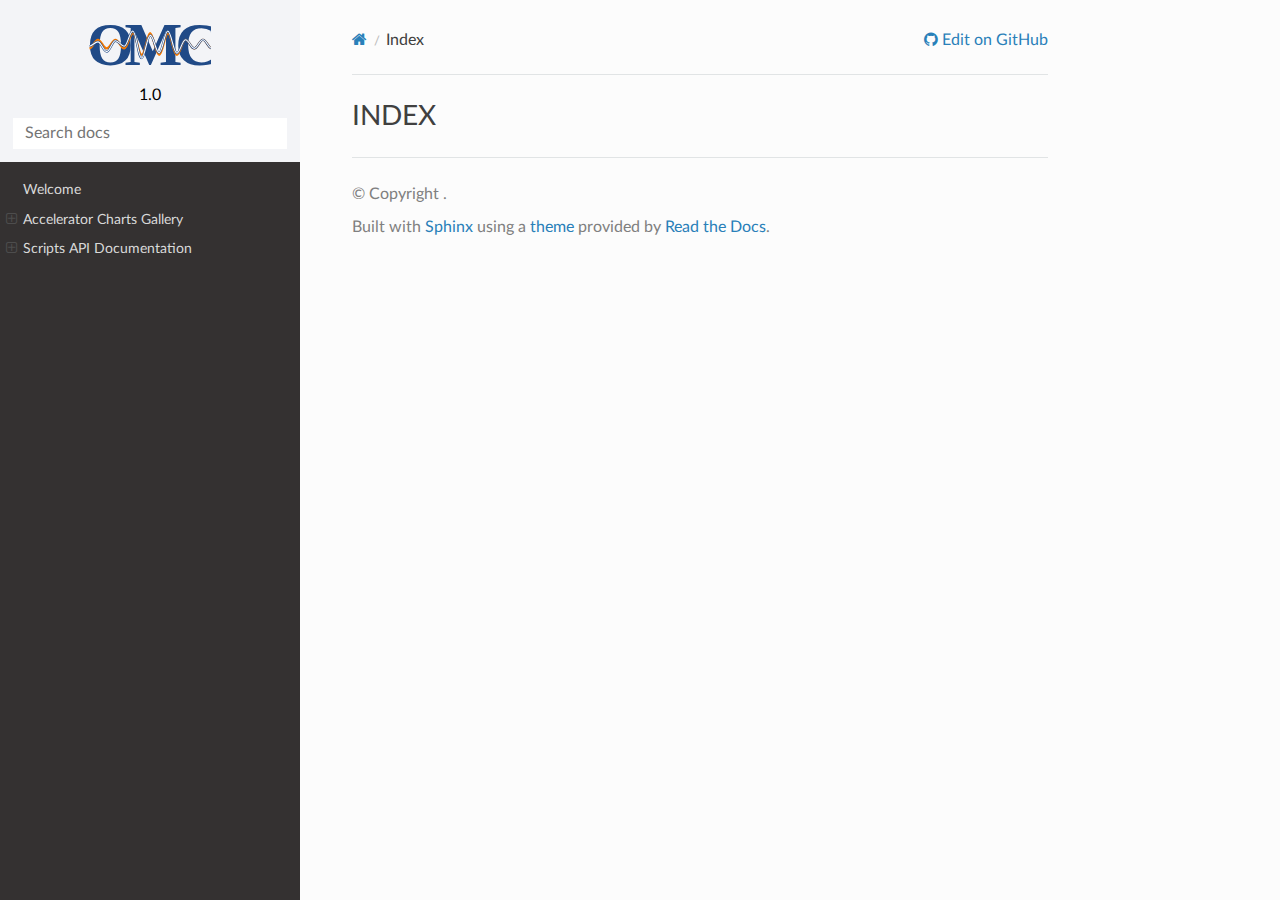
<file: genindex.html>
<!DOCTYPE html>
<html class="writer-html5" lang="en" >
<head>
  <meta charset="utf-8" />
  <meta name="viewport" content="width=device-width, initial-scale=1.0" />
  <title>Index &mdash; accelerator_timeline 1.0.1 documentation</title>
      <link rel="stylesheet" href="_static/pygments.css" type="text/css" />
      <link rel="stylesheet" href="_static/css/theme.css" type="text/css" />
      <link rel="stylesheet" href="_static/copybutton.css" type="text/css" />
      <link rel="stylesheet" href="_static/plot_directive.css" type="text/css" />
      <link rel="stylesheet" href="_static/sg_gallery.css" type="text/css" />
      <link rel="stylesheet" href="_static/sg_gallery-binder.css" type="text/css" />
      <link rel="stylesheet" href="_static/sg_gallery-dataframe.css" type="text/css" />
      <link rel="stylesheet" href="_static/sg_gallery-rendered-html.css" type="text/css" />
      <link rel="stylesheet" href="_static/css/custom.css" type="text/css" />
  <!--[if lt IE 9]>
    <script src="_static/js/html5shiv.min.js"></script>
  <![endif]-->
  
        <script src="_static/jquery.js?v=5d32c60e"></script>
        <script src="_static/_sphinx_javascript_frameworks_compat.js?v=2cd50e6c"></script>
        <script src="_static/documentation_options.js?v=292eb321"></script>
        <script src="_static/doctools.js?v=888ff710"></script>
        <script src="_static/sphinx_highlight.js?v=dc90522c"></script>
        <script src="_static/clipboard.min.js?v=a7894cd8"></script>
        <script src="_static/copybutton.js?v=f281be69"></script>
    <script src="_static/js/theme.js"></script>
    <link rel="index" title="Index" href="#" />
    <link rel="search" title="Search" href="search.html" /> 
</head>

<body class="wy-body-for-nav"> 
  <div class="wy-grid-for-nav">
    <nav data-toggle="wy-nav-shift" class="wy-nav-side">
      <div class="wy-side-scroll">
        <div class="wy-side-nav-search" >

          
          
          <a href="index.html">
            
              <img src="_static/omc_logo.svg" class="logo" alt="Logo"/>
          </a>
              <div class="version">
                1.0
              </div>
<div role="search">
  <form id="rtd-search-form" class="wy-form" action="search.html" method="get">
    <input type="text" name="q" placeholder="Search docs" aria-label="Search docs" />
    <input type="hidden" name="check_keywords" value="yes" />
    <input type="hidden" name="area" value="default" />
  </form>
</div>
        </div><div class="wy-menu wy-menu-vertical" data-spy="affix" role="navigation" aria-label="Navigation menu">
              <ul>
<li class="toctree-l1"><a class="reference internal" href="gallery/export_charts.html">Export Accelerator Timeline</a></li>
<li class="toctree-l1"><a class="reference internal" href="gallery/interactive_charts.html">Interactive Accelerator Timeline</a><ul>
<li class="toctree-l2"><a class="reference internal" href="gallery/interactive_charts.html#preparations">Preparations</a></li>
<li class="toctree-l2"><a class="reference internal" href="gallery/interactive_charts.html#energy-timeline">Energy Timeline</a></li>
<li class="toctree-l2"><a class="reference internal" href="gallery/interactive_charts.html#luminosity-timeline">Luminosity timeline</a></li>
<li class="toctree-l2"><a class="reference internal" href="gallery/interactive_charts.html#luminosity-vs-energy">Luminosity vs. Energy</a></li>
<li class="toctree-l2"><a class="reference internal" href="gallery/interactive_charts.html#save-plots">Save plots</a></li>
</ul>
</li>
</ul>
<ul>
<li class="toctree-l1"><a class="reference internal" href="index.html">Welcome</a></li>
</ul>
<ul>
<li class="toctree-l1"><a class="reference internal" href="gallery/index.html">Accelerator Charts Gallery</a><ul>
<li class="toctree-l2"><a class="reference internal" href="gallery/export_charts.html">Export Accelerator Timeline</a></li>
<li class="toctree-l2"><a class="reference internal" href="gallery/interactive_charts.html">Interactive Accelerator Timeline</a></li>
</ul>
</li>
<li class="toctree-l1"><a class="reference internal" href="scripts.html">Scripts API Documentation</a><ul>
<li class="toctree-l2"><a class="reference internal" href="scripts.html#main-scripts">Main Scripts</a></li>
<li class="toctree-l2"><a class="reference internal" href="scripts.html#utilities">Utilities</a></li>
</ul>
</li>
</ul>

        </div>
      </div>
    </nav>

    <section data-toggle="wy-nav-shift" class="wy-nav-content-wrap"><nav class="wy-nav-top" aria-label="Mobile navigation menu" >
          <i data-toggle="wy-nav-top" class="fa fa-bars"></i>
          <a href="index.html">accelerator_timeline</a>
      </nav>

      <div class="wy-nav-content">
        <div class="rst-content">
          <div role="navigation" aria-label="Page navigation">
  <ul class="wy-breadcrumbs">
      <li><a href="index.html" class="icon icon-home" aria-label="Home"></a></li>
      <li class="breadcrumb-item active">Index</li>
      <li class="wy-breadcrumbs-aside">
              <a href="https://github.com/pyLHC/accelerator_timeline/blob/master/doc/genindex" class="fa fa-github"> Edit on GitHub</a>
      </li>
  </ul>
  <hr/>
</div>
          <div role="main" class="document" itemscope="itemscope" itemtype="http://schema.org/Article">
  
  
           <div itemprop="articleBody">
             

<h1 id="index">Index</h1>

<div class="genindex-jumpbox">
 
</div>


           </div>
          </div>

          <footer>

  <hr/>

  <div role="contentinfo">
    <p>&#169; Copyright .</p>
  </div>

  Built with <a href="https://www.sphinx-doc.org/">Sphinx</a> using a
    <a href="https://github.com/readthedocs/sphinx_rtd_theme">theme</a>
    provided by <a href="https://readthedocs.org">Read the Docs</a>.
   

</footer>
        </div>
      </div>
    </section>
  </div>
  <script>
      jQuery(function () {
          SphinxRtdTheme.Navigation.enable(true);
      });
  </script> 

</body>
</html>
</file>
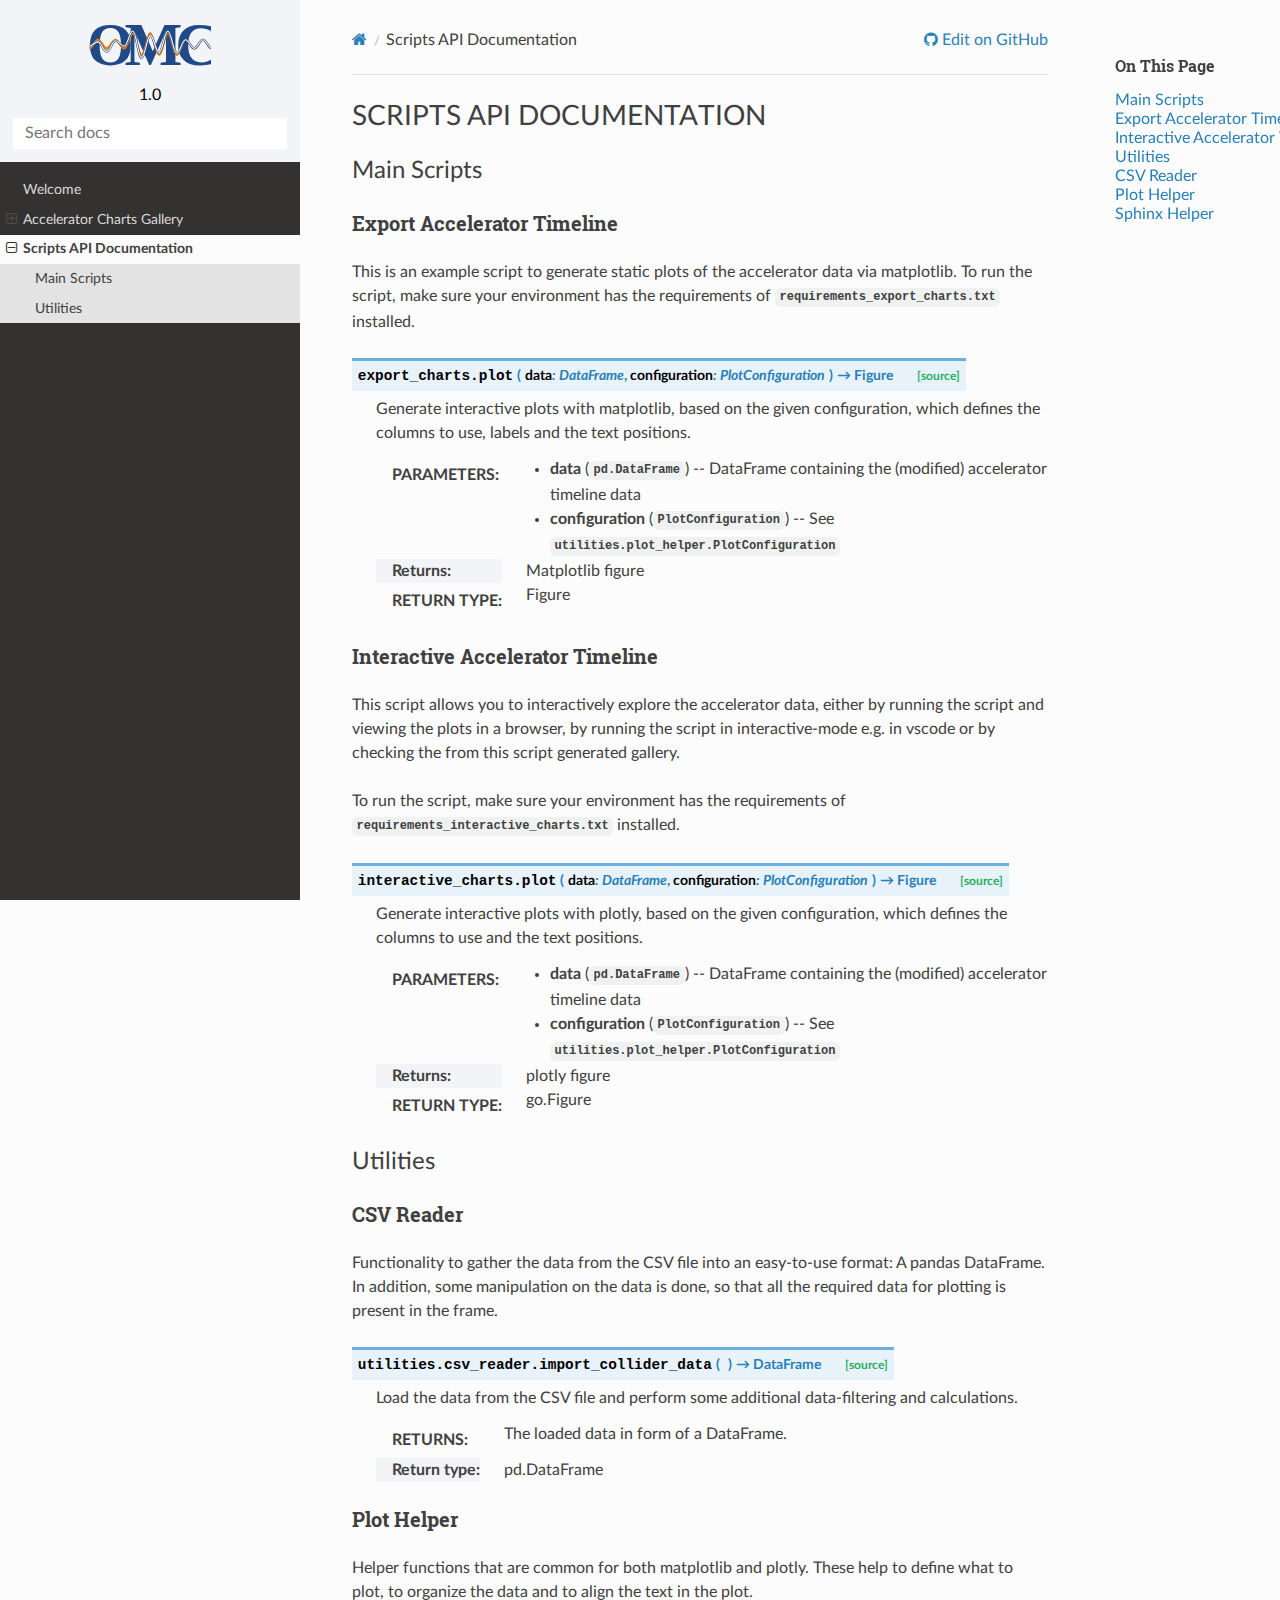
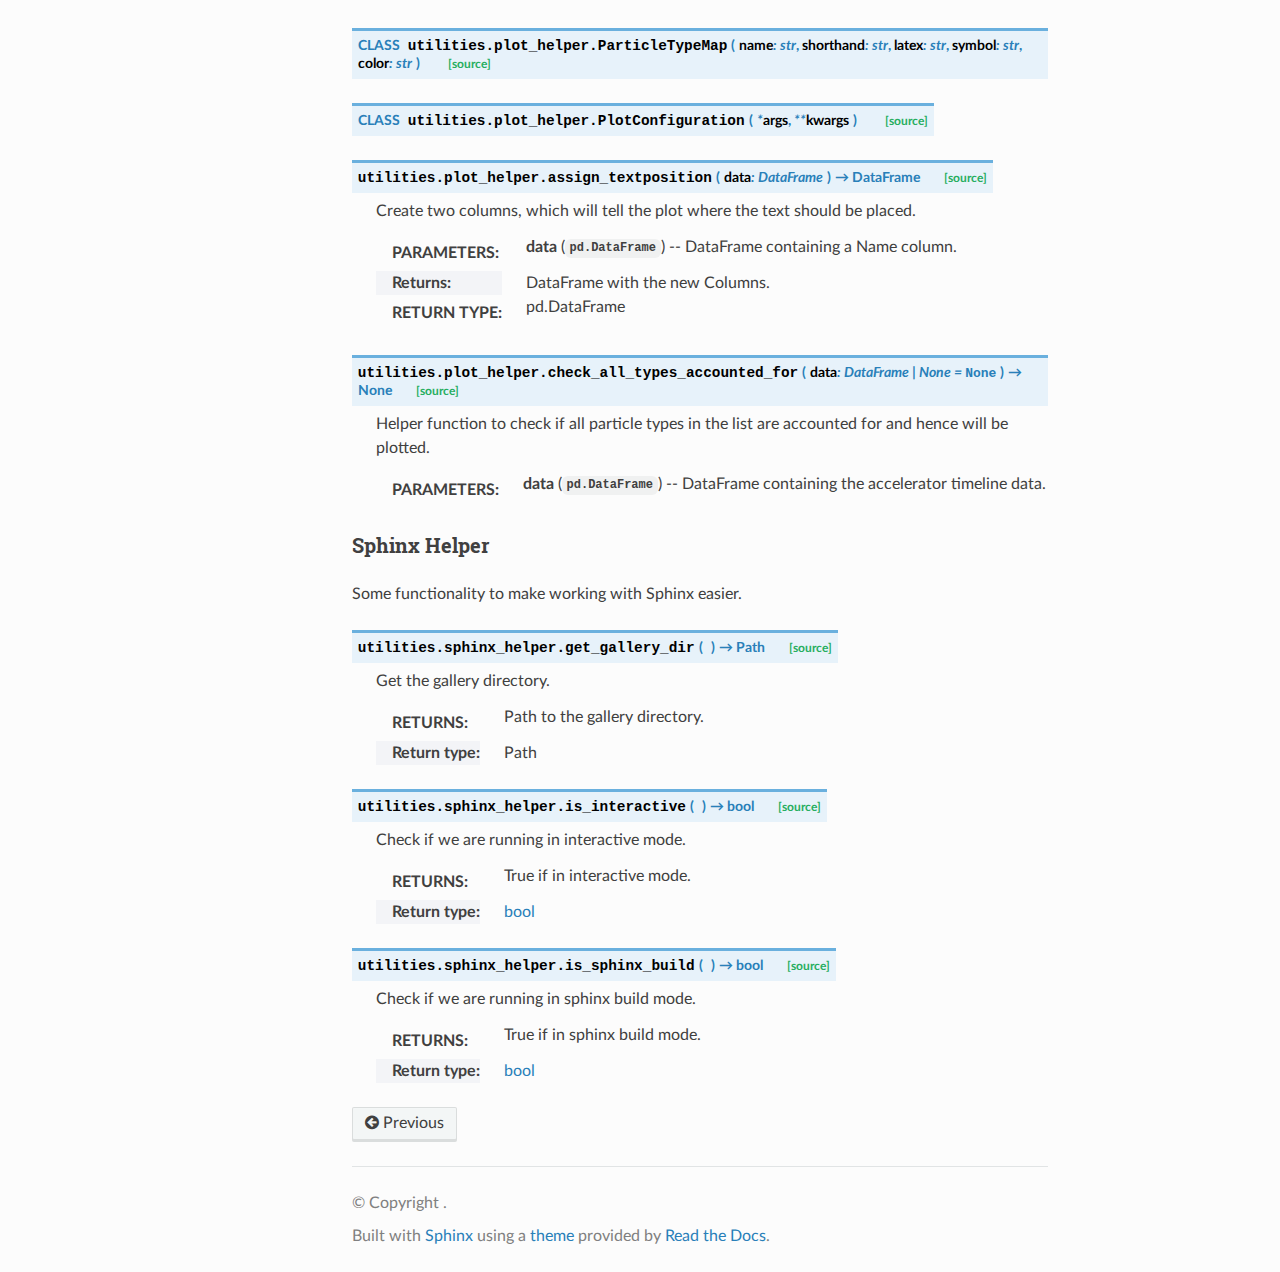
<file: scripts.html>
<!DOCTYPE html>
<html class="writer-html5" lang="en" >
<head>
  <meta charset="utf-8" /><meta name="generator" content="Docutils 0.18.1: http://docutils.sourceforge.net/" />

  <meta name="viewport" content="width=device-width, initial-scale=1.0" />
  <title>Scripts API Documentation &mdash; accelerator_timeline 1.0.1 documentation</title>
      <link rel="stylesheet" href="_static/pygments.css" type="text/css" />
      <link rel="stylesheet" href="_static/css/theme.css" type="text/css" />
      <link rel="stylesheet" href="_static/copybutton.css" type="text/css" />
      <link rel="stylesheet" href="_static/plot_directive.css" type="text/css" />
      <link rel="stylesheet" href="_static/sg_gallery.css" type="text/css" />
      <link rel="stylesheet" href="_static/sg_gallery-binder.css" type="text/css" />
      <link rel="stylesheet" href="_static/sg_gallery-dataframe.css" type="text/css" />
      <link rel="stylesheet" href="_static/sg_gallery-rendered-html.css" type="text/css" />
      <link rel="stylesheet" href="_static/css/custom.css" type="text/css" />
  <!--[if lt IE 9]>
    <script src="_static/js/html5shiv.min.js"></script>
  <![endif]-->
  
        <script src="_static/jquery.js?v=5d32c60e"></script>
        <script src="_static/_sphinx_javascript_frameworks_compat.js?v=2cd50e6c"></script>
        <script src="_static/documentation_options.js?v=292eb321"></script>
        <script src="_static/doctools.js?v=888ff710"></script>
        <script src="_static/sphinx_highlight.js?v=dc90522c"></script>
        <script src="_static/clipboard.min.js?v=a7894cd8"></script>
        <script src="_static/copybutton.js?v=f281be69"></script>
    <script src="_static/js/theme.js"></script>
    <link rel="index" title="Index" href="genindex.html" />
    <link rel="search" title="Search" href="search.html" />
    <link rel="prev" title="Accelerator Charts Gallery" href="gallery/index.html" /> 
</head>

<body class="wy-body-for-nav"> 
  <div class="wy-grid-for-nav">
    <nav data-toggle="wy-nav-shift" class="wy-nav-side">
      <div class="wy-side-scroll">
        <div class="wy-side-nav-search" >

          
          
          <a href="index.html">
            
              <img src="_static/omc_logo.svg" class="logo" alt="Logo"/>
          </a>
              <div class="version">
                1.0
              </div>
<div role="search">
  <form id="rtd-search-form" class="wy-form" action="search.html" method="get">
    <input type="text" name="q" placeholder="Search docs" aria-label="Search docs" />
    <input type="hidden" name="check_keywords" value="yes" />
    <input type="hidden" name="area" value="default" />
  </form>
</div>
        </div><div class="wy-menu wy-menu-vertical" data-spy="affix" role="navigation" aria-label="Navigation menu">
              <ul>
<li class="toctree-l1"><a class="reference internal" href="gallery/export_charts.html">Export Accelerator Timeline</a></li>
<li class="toctree-l1"><a class="reference internal" href="gallery/interactive_charts.html">Interactive Accelerator Timeline</a><ul>
<li class="toctree-l2"><a class="reference internal" href="gallery/interactive_charts.html#preparations">Preparations</a></li>
<li class="toctree-l2"><a class="reference internal" href="gallery/interactive_charts.html#energy-timeline">Energy Timeline</a></li>
<li class="toctree-l2"><a class="reference internal" href="gallery/interactive_charts.html#luminosity-timeline">Luminosity timeline</a></li>
<li class="toctree-l2"><a class="reference internal" href="gallery/interactive_charts.html#luminosity-vs-energy">Luminosity vs. Energy</a></li>
<li class="toctree-l2"><a class="reference internal" href="gallery/interactive_charts.html#save-plots">Save plots</a></li>
</ul>
</li>
</ul>
<ul>
<li class="toctree-l1"><a class="reference internal" href="index.html">Welcome</a></li>
</ul>
<ul class="current">
<li class="toctree-l1"><a class="reference internal" href="gallery/index.html">Accelerator Charts Gallery</a><ul>
<li class="toctree-l2"><a class="reference internal" href="gallery/export_charts.html">Export Accelerator Timeline</a></li>
<li class="toctree-l2"><a class="reference internal" href="gallery/interactive_charts.html">Interactive Accelerator Timeline</a></li>
</ul>
</li>
<li class="toctree-l1 current"><a class="current reference internal" href="#">Scripts API Documentation</a><ul>
<li class="toctree-l2"><a class="reference internal" href="#main-scripts">Main Scripts</a></li>
<li class="toctree-l2"><a class="reference internal" href="#utilities">Utilities</a></li>
</ul>
</li>
</ul>

        </div>
      </div>
    </nav>

    <section data-toggle="wy-nav-shift" class="wy-nav-content-wrap"><nav class="wy-nav-top" aria-label="Mobile navigation menu" >
          <i data-toggle="wy-nav-top" class="fa fa-bars"></i>
          <a href="index.html">accelerator_timeline</a>
      </nav>

      <div class="wy-nav-content">
        <div class="rst-content">
          <div role="navigation" aria-label="Page navigation">
  <ul class="wy-breadcrumbs">
      <li><a href="index.html" class="icon icon-home" aria-label="Home"></a></li>
      <li class="breadcrumb-item active">Scripts API Documentation</li>
      <li class="wy-breadcrumbs-aside">
              <!-- User defined GitHub URL -->
              <a href="https://github.com/pyLHC/accelerator_timeline" class="fa fa-github"> Edit on GitHub</a>
      </li>
  </ul>
  <hr/>
</div>
          <div role="main" class="document" itemscope="itemscope" itemtype="http://schema.org/Article">
  <nav id="local-table-of-contents" role="navigation" aria-labelledby="local-table-of-contents-title">
    <h4 id="local-table-of-contents-title">On This Page</h4>
    <ul>
<li><a class="reference internal" href="#">Scripts API Documentation</a><ul>
<li><a class="reference internal" href="#main-scripts">Main Scripts</a><ul>
<li><a class="reference internal" href="#export-accelerator-timeline">Export Accelerator Timeline</a></li>
<li><a class="reference internal" href="#interactive-accelerator-timeline">Interactive Accelerator Timeline</a></li>
</ul>
</li>
<li><a class="reference internal" href="#utilities">Utilities</a><ul>
<li><a class="reference internal" href="#csv-reader">CSV Reader</a></li>
<li><a class="reference internal" href="#plot-helper">Plot Helper</a></li>
<li><a class="reference internal" href="#sphinx-helper">Sphinx Helper</a></li>
</ul>
</li>
</ul>
</li>
</ul>

  </nav>
  
  
           <div itemprop="articleBody">
             
  <section id="scripts-api-documentation">
<h1>Scripts API Documentation<a class="headerlink" href="#scripts-api-documentation" title="Link to this heading"></a></h1>
<section id="main-scripts">
<h2>Main Scripts<a class="headerlink" href="#main-scripts" title="Link to this heading"></a></h2>
<section id="export-accelerator-timeline">
<h3>Export Accelerator Timeline<a class="headerlink" href="#export-accelerator-timeline" title="Link to this heading"></a></h3>
<p>This is an example script to generate static plots of the accelerator data via
matplotlib.
To run the script, make sure your environment has the requirements
of <code class="xref py py-obj docutils literal notranslate"><span class="pre">requirements_export_charts.txt</span></code> installed.</p>
</section>
<dl class="py function">
<dt class="sig sig-object py">
<span class="sig-prename descclassname"><span class="pre">export_charts.</span></span><span class="sig-name descname"><span class="pre">plot</span></span><span class="sig-paren">(</span><em class="sig-param"><span class="n"><span class="pre">data</span></span><span class="p"><span class="pre">:</span></span><span class="w"> </span><span class="n"><a class="reference external" href="https://pandas.pydata.org/pandas-docs/stable/reference/api/pandas.DataFrame.html#pandas.DataFrame" title="(in pandas v2.1.0)"><span class="pre">DataFrame</span></a></span></em>, <em class="sig-param"><span class="n"><span class="pre">configuration</span></span><span class="p"><span class="pre">:</span></span><span class="w"> </span><span class="n"><span class="pre">PlotConfiguration</span></span></em><span class="sig-paren">)</span> <span class="sig-return"><span class="sig-return-icon">&#x2192;</span> <span class="sig-return-typehint"><a class="reference external" href="https://matplotlib.org/stable/api/figure_api.html#matplotlib.figure.Figure" title="(in Matplotlib v3.7.2)"><span class="pre">Figure</span></a></span></span><a class="reference internal" href="_modules/export_charts.html#plot"><span class="viewcode-link"><span class="pre">[source]</span></span></a></dt>
<dd><p>Generate interactive plots with matplotlib, based on the given configuration,
which defines the columns to use, labels and the text positions.</p>
<dl class="field-list simple">
<dt class="field-odd">Parameters<span class="colon">:</span></dt>
<dd class="field-odd"><ul class="simple">
<li><p><strong>data</strong> (<code class="xref py py-class docutils literal notranslate"><span class="pre">pd.DataFrame</span></code>) -- DataFrame containing the (modified) accelerator timeline data</p></li>
<li><p><strong>configuration</strong> (<code class="xref py py-class docutils literal notranslate"><span class="pre">PlotConfiguration</span></code>) -- See <code class="xref py py-class docutils literal notranslate"><span class="pre">utilities.plot_helper.PlotConfiguration</span></code></p></li>
</ul>
</dd>
<dt class="field-even">Returns<span class="colon">:</span></dt>
<dd class="field-even"><p>Matplotlib figure</p>
</dd>
<dt class="field-odd">Return type<span class="colon">:</span></dt>
<dd class="field-odd"><p>Figure</p>
</dd>
</dl>
</dd></dl>

<section id="interactive-accelerator-timeline">
<h3>Interactive Accelerator Timeline<a class="headerlink" href="#interactive-accelerator-timeline" title="Link to this heading"></a></h3>
<p>This script allows you to interactively explore the accelerator data,
either by running the script and viewing the plots in a browser,
by running the script in interactive-mode e.g. in vscode
or by checking the from this script generated gallery.</p>
<p>To run the script, make sure your environment has the requirements
of <code class="xref py py-obj docutils literal notranslate"><span class="pre">requirements_interactive_charts.txt</span></code> installed.</p>
</section>
<dl class="py function">
<dt class="sig sig-object py">
<span class="sig-prename descclassname"><span class="pre">interactive_charts.</span></span><span class="sig-name descname"><span class="pre">plot</span></span><span class="sig-paren">(</span><em class="sig-param"><span class="n"><span class="pre">data</span></span><span class="p"><span class="pre">:</span></span><span class="w"> </span><span class="n"><a class="reference external" href="https://pandas.pydata.org/pandas-docs/stable/reference/api/pandas.DataFrame.html#pandas.DataFrame" title="(in pandas v2.1.0)"><span class="pre">DataFrame</span></a></span></em>, <em class="sig-param"><span class="n"><span class="pre">configuration</span></span><span class="p"><span class="pre">:</span></span><span class="w"> </span><span class="n"><span class="pre">PlotConfiguration</span></span></em><span class="sig-paren">)</span> <span class="sig-return"><span class="sig-return-icon">&#x2192;</span> <span class="sig-return-typehint"><span class="pre">Figure</span></span></span><a class="reference internal" href="_modules/interactive_charts.html#plot"><span class="viewcode-link"><span class="pre">[source]</span></span></a></dt>
<dd><p>Generate interactive plots with plotly, based on the given configuration,
which defines the columns to use and the text positions.</p>
<dl class="field-list simple">
<dt class="field-odd">Parameters<span class="colon">:</span></dt>
<dd class="field-odd"><ul class="simple">
<li><p><strong>data</strong> (<code class="xref py py-class docutils literal notranslate"><span class="pre">pd.DataFrame</span></code>) -- DataFrame containing the (modified) accelerator timeline data</p></li>
<li><p><strong>configuration</strong> (<code class="xref py py-class docutils literal notranslate"><span class="pre">PlotConfiguration</span></code>) -- See <code class="xref py py-class docutils literal notranslate"><span class="pre">utilities.plot_helper.PlotConfiguration</span></code></p></li>
</ul>
</dd>
<dt class="field-even">Returns<span class="colon">:</span></dt>
<dd class="field-even"><p>plotly figure</p>
</dd>
<dt class="field-odd">Return type<span class="colon">:</span></dt>
<dd class="field-odd"><p>go.Figure</p>
</dd>
</dl>
</dd></dl>

</section>
<section id="utilities">
<h2>Utilities<a class="headerlink" href="#utilities" title="Link to this heading"></a></h2>
<section id="csv-reader">
<h3>CSV Reader<a class="headerlink" href="#csv-reader" title="Link to this heading"></a></h3>
<p>Functionality to gather the data from the CSV file into an easy-to-use format:
A pandas DataFrame. In addition, some manipulation on the data is done, so
that all the required data for plotting is present in the frame.</p>
</section>
<dl class="py function">
<dt class="sig sig-object py">
<span class="sig-prename descclassname"><span class="pre">utilities.csv_reader.</span></span><span class="sig-name descname"><span class="pre">import_collider_data</span></span><span class="sig-paren">(</span><span class="sig-paren">)</span> <span class="sig-return"><span class="sig-return-icon">&#x2192;</span> <span class="sig-return-typehint"><a class="reference external" href="https://pandas.pydata.org/pandas-docs/stable/reference/api/pandas.DataFrame.html#pandas.DataFrame" title="(in pandas v2.1.0)"><span class="pre">DataFrame</span></a></span></span><a class="reference internal" href="_modules/utilities/csv_reader.html#import_collider_data"><span class="viewcode-link"><span class="pre">[source]</span></span></a></dt>
<dd><p>Load the data from the CSV file and perform some additional data-filtering
and calculations.</p>
<dl class="field-list simple">
<dt class="field-odd">Returns<span class="colon">:</span></dt>
<dd class="field-odd"><p>The loaded data in form of a DataFrame.</p>
</dd>
<dt class="field-even">Return type<span class="colon">:</span></dt>
<dd class="field-even"><p>pd.DataFrame</p>
</dd>
</dl>
</dd></dl>

<section id="plot-helper">
<h3>Plot Helper<a class="headerlink" href="#plot-helper" title="Link to this heading"></a></h3>
<p>Helper functions that are common for both matplotlib and plotly.
These help to define what to plot, to organize the data and to
align the text in the plot.</p>
</section>
<dl class="py class">
<dt class="sig sig-object py">
<em class="property"><span class="pre">class</span><span class="w"> </span></em><span class="sig-prename descclassname"><span class="pre">utilities.plot_helper.</span></span><span class="sig-name descname"><span class="pre">ParticleTypeMap</span></span><span class="sig-paren">(</span><em class="sig-param"><span class="n"><span class="pre">name</span></span><span class="p"><span class="pre">:</span></span><span class="w"> </span><span class="n"><a class="reference external" href="https://docs.python.org/3/library/stdtypes.html#str" title="(in Python v3.11)"><span class="pre">str</span></a></span></em>, <em class="sig-param"><span class="n"><span class="pre">shorthand</span></span><span class="p"><span class="pre">:</span></span><span class="w"> </span><span class="n"><a class="reference external" href="https://docs.python.org/3/library/stdtypes.html#str" title="(in Python v3.11)"><span class="pre">str</span></a></span></em>, <em class="sig-param"><span class="n"><span class="pre">latex</span></span><span class="p"><span class="pre">:</span></span><span class="w"> </span><span class="n"><a class="reference external" href="https://docs.python.org/3/library/stdtypes.html#str" title="(in Python v3.11)"><span class="pre">str</span></a></span></em>, <em class="sig-param"><span class="n"><span class="pre">symbol</span></span><span class="p"><span class="pre">:</span></span><span class="w"> </span><span class="n"><a class="reference external" href="https://docs.python.org/3/library/stdtypes.html#str" title="(in Python v3.11)"><span class="pre">str</span></a></span></em>, <em class="sig-param"><span class="n"><span class="pre">color</span></span><span class="p"><span class="pre">:</span></span><span class="w"> </span><span class="n"><a class="reference external" href="https://docs.python.org/3/library/stdtypes.html#str" title="(in Python v3.11)"><span class="pre">str</span></a></span></em><span class="sig-paren">)</span><a class="reference internal" href="_modules/utilities/plot_helper.html#ParticleTypeMap"><span class="viewcode-link"><span class="pre">[source]</span></span></a></dt>
<dd></dd></dl>

<dl class="py class">
<dt class="sig sig-object py">
<em class="property"><span class="pre">class</span><span class="w"> </span></em><span class="sig-prename descclassname"><span class="pre">utilities.plot_helper.</span></span><span class="sig-name descname"><span class="pre">PlotConfiguration</span></span><span class="sig-paren">(</span><em class="sig-param"><span class="o"><span class="pre">*</span></span><span class="n"><span class="pre">args</span></span></em>, <em class="sig-param"><span class="o"><span class="pre">**</span></span><span class="n"><span class="pre">kwargs</span></span></em><span class="sig-paren">)</span><a class="reference internal" href="_modules/utilities/plot_helper.html#PlotConfiguration"><span class="viewcode-link"><span class="pre">[source]</span></span></a></dt>
<dd></dd></dl>

<dl class="py function">
<dt class="sig sig-object py">
<span class="sig-prename descclassname"><span class="pre">utilities.plot_helper.</span></span><span class="sig-name descname"><span class="pre">assign_textposition</span></span><span class="sig-paren">(</span><em class="sig-param"><span class="n"><span class="pre">data</span></span><span class="p"><span class="pre">:</span></span><span class="w"> </span><span class="n"><a class="reference external" href="https://pandas.pydata.org/pandas-docs/stable/reference/api/pandas.DataFrame.html#pandas.DataFrame" title="(in pandas v2.1.0)"><span class="pre">DataFrame</span></a></span></em><span class="sig-paren">)</span> <span class="sig-return"><span class="sig-return-icon">&#x2192;</span> <span class="sig-return-typehint"><a class="reference external" href="https://pandas.pydata.org/pandas-docs/stable/reference/api/pandas.DataFrame.html#pandas.DataFrame" title="(in pandas v2.1.0)"><span class="pre">DataFrame</span></a></span></span><a class="reference internal" href="_modules/utilities/plot_helper.html#assign_textposition"><span class="viewcode-link"><span class="pre">[source]</span></span></a></dt>
<dd><p>Create two columns, which will tell the plot where the text should be placed.</p>
<dl class="field-list simple">
<dt class="field-odd">Parameters<span class="colon">:</span></dt>
<dd class="field-odd"><p><strong>data</strong> (<code class="xref py py-class docutils literal notranslate"><span class="pre">pd.DataFrame</span></code>) -- DataFrame containing a Name column.</p>
</dd>
<dt class="field-even">Returns<span class="colon">:</span></dt>
<dd class="field-even"><p>DataFrame with the new Columns.</p>
</dd>
<dt class="field-odd">Return type<span class="colon">:</span></dt>
<dd class="field-odd"><p>pd.DataFrame</p>
</dd>
</dl>
</dd></dl>

<dl class="py function">
<dt class="sig sig-object py">
<span class="sig-prename descclassname"><span class="pre">utilities.plot_helper.</span></span><span class="sig-name descname"><span class="pre">check_all_types_accounted_for</span></span><span class="sig-paren">(</span><em class="sig-param"><span class="n"><span class="pre">data</span></span><span class="p"><span class="pre">:</span></span><span class="w"> </span><span class="n"><a class="reference external" href="https://pandas.pydata.org/pandas-docs/stable/reference/api/pandas.DataFrame.html#pandas.DataFrame" title="(in pandas v2.1.0)"><span class="pre">DataFrame</span></a><span class="w"> </span><span class="p"><span class="pre">|</span></span><span class="w"> </span><a class="reference external" href="https://docs.python.org/3/library/constants.html#None" title="(in Python v3.11)"><span class="pre">None</span></a></span><span class="w"> </span><span class="o"><span class="pre">=</span></span><span class="w"> </span><span class="default_value"><span class="pre">None</span></span></em><span class="sig-paren">)</span> <span class="sig-return"><span class="sig-return-icon">&#x2192;</span> <span class="sig-return-typehint"><a class="reference external" href="https://docs.python.org/3/library/constants.html#None" title="(in Python v3.11)"><span class="pre">None</span></a></span></span><a class="reference internal" href="_modules/utilities/plot_helper.html#check_all_types_accounted_for"><span class="viewcode-link"><span class="pre">[source]</span></span></a></dt>
<dd><p>Helper function to check if all particle types in the list are accounted for and hence will be plotted.</p>
<dl class="field-list simple">
<dt class="field-odd">Parameters<span class="colon">:</span></dt>
<dd class="field-odd"><p><strong>data</strong> (<code class="xref py py-class docutils literal notranslate"><span class="pre">pd.DataFrame</span></code>) -- DataFrame containing the accelerator timeline data.</p>
</dd>
</dl>
</dd></dl>

<section id="sphinx-helper">
<h3>Sphinx Helper<a class="headerlink" href="#sphinx-helper" title="Link to this heading"></a></h3>
<p>Some functionality to make working with Sphinx easier.</p>
</section>
<dl class="py function">
<dt class="sig sig-object py">
<span class="sig-prename descclassname"><span class="pre">utilities.sphinx_helper.</span></span><span class="sig-name descname"><span class="pre">get_gallery_dir</span></span><span class="sig-paren">(</span><span class="sig-paren">)</span> <span class="sig-return"><span class="sig-return-icon">&#x2192;</span> <span class="sig-return-typehint"><a class="reference external" href="https://docs.python.org/3/library/pathlib.html#pathlib.Path" title="(in Python v3.11)"><span class="pre">Path</span></a></span></span><a class="reference internal" href="_modules/utilities/sphinx_helper.html#get_gallery_dir"><span class="viewcode-link"><span class="pre">[source]</span></span></a></dt>
<dd><p>Get the gallery directory.</p>
<dl class="field-list simple">
<dt class="field-odd">Returns<span class="colon">:</span></dt>
<dd class="field-odd"><p>Path to the gallery directory.</p>
</dd>
<dt class="field-even">Return type<span class="colon">:</span></dt>
<dd class="field-even"><p>Path</p>
</dd>
</dl>
</dd></dl>

<dl class="py function">
<dt class="sig sig-object py">
<span class="sig-prename descclassname"><span class="pre">utilities.sphinx_helper.</span></span><span class="sig-name descname"><span class="pre">is_interactive</span></span><span class="sig-paren">(</span><span class="sig-paren">)</span> <span class="sig-return"><span class="sig-return-icon">&#x2192;</span> <span class="sig-return-typehint"><a class="reference external" href="https://docs.python.org/3/library/functions.html#bool" title="(in Python v3.11)"><span class="pre">bool</span></a></span></span><a class="reference internal" href="_modules/utilities/sphinx_helper.html#is_interactive"><span class="viewcode-link"><span class="pre">[source]</span></span></a></dt>
<dd><p>Check if we are running in interactive mode.</p>
<dl class="field-list simple">
<dt class="field-odd">Returns<span class="colon">:</span></dt>
<dd class="field-odd"><p>True if in interactive mode.</p>
</dd>
<dt class="field-even">Return type<span class="colon">:</span></dt>
<dd class="field-even"><p><a class="reference external" href="https://docs.python.org/3/library/functions.html#bool" title="(in Python v3.11)">bool</a></p>
</dd>
</dl>
</dd></dl>

<dl class="py function">
<dt class="sig sig-object py">
<span class="sig-prename descclassname"><span class="pre">utilities.sphinx_helper.</span></span><span class="sig-name descname"><span class="pre">is_sphinx_build</span></span><span class="sig-paren">(</span><span class="sig-paren">)</span> <span class="sig-return"><span class="sig-return-icon">&#x2192;</span> <span class="sig-return-typehint"><a class="reference external" href="https://docs.python.org/3/library/functions.html#bool" title="(in Python v3.11)"><span class="pre">bool</span></a></span></span><a class="reference internal" href="_modules/utilities/sphinx_helper.html#is_sphinx_build"><span class="viewcode-link"><span class="pre">[source]</span></span></a></dt>
<dd><p>Check if we are running in sphinx build mode.</p>
<dl class="field-list simple">
<dt class="field-odd">Returns<span class="colon">:</span></dt>
<dd class="field-odd"><p>True if in sphinx build mode.</p>
</dd>
<dt class="field-even">Return type<span class="colon">:</span></dt>
<dd class="field-even"><p><a class="reference external" href="https://docs.python.org/3/library/functions.html#bool" title="(in Python v3.11)">bool</a></p>
</dd>
</dl>
</dd></dl>

</section>
</section>


           </div>
          </div>

          <footer><div class="rst-footer-buttons" role="navigation" aria-label="Footer">
        <a href="gallery/index.html" class="btn btn-neutral float-left" title="Accelerator Charts Gallery" accesskey="p" rel="prev"><span class="fa fa-arrow-circle-left" aria-hidden="true"></span> Previous</a>
    </div>

  <hr/>

  <div role="contentinfo">
    <p>&#169; Copyright .</p>
  </div>

  Built with <a href="https://www.sphinx-doc.org/">Sphinx</a> using a
    <a href="https://github.com/readthedocs/sphinx_rtd_theme">theme</a>
    provided by <a href="https://readthedocs.org">Read the Docs</a>.
   

</footer>
        </div>
      </div>
    </section>
  </div>
  <script>
      jQuery(function () {
          SphinxRtdTheme.Navigation.enable(true);
      });
  </script> 

</body>
</html>
</file>
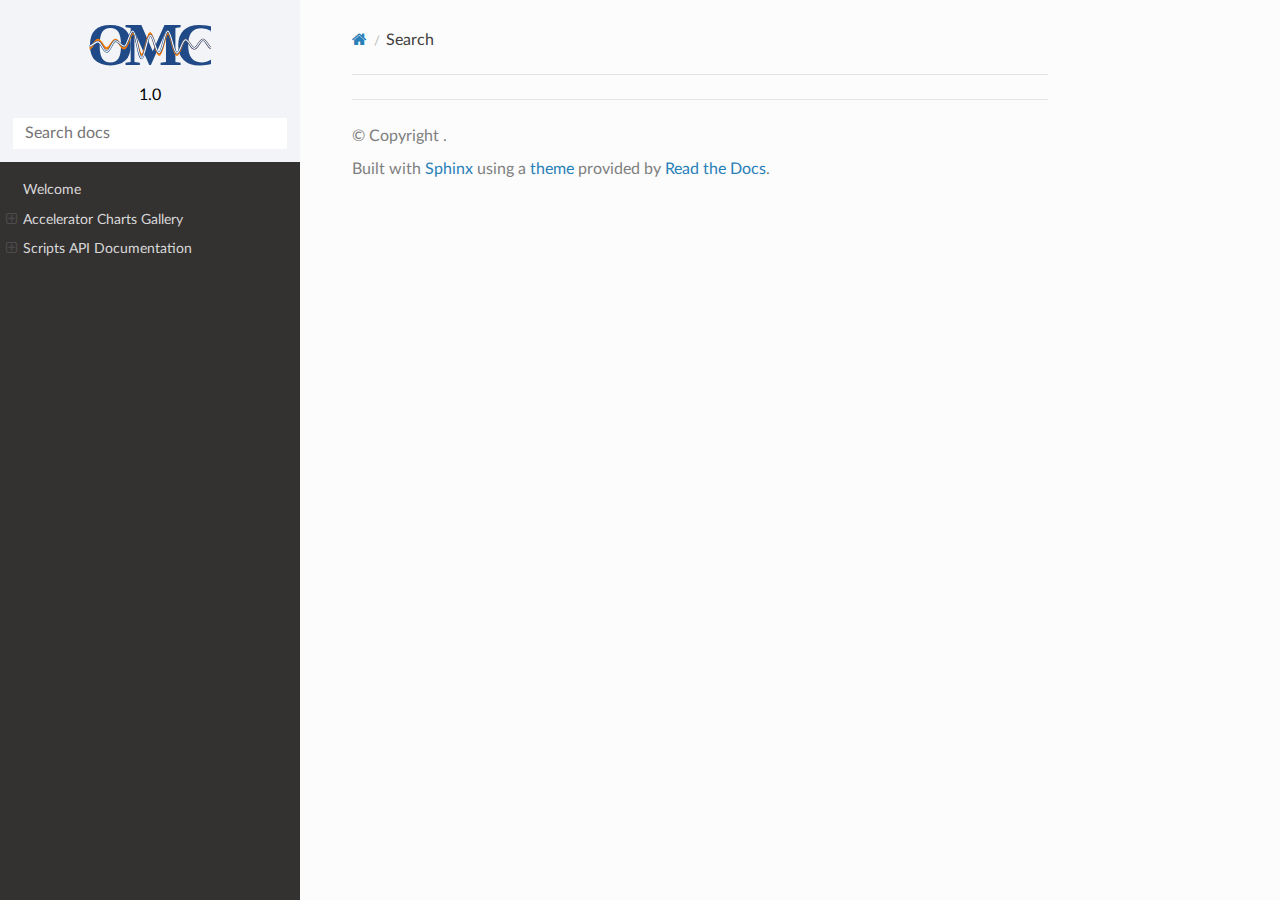
<file: search.html>
<!DOCTYPE html>
<html class="writer-html5" lang="en" >
<head>
  <meta charset="utf-8" />
  <meta name="viewport" content="width=device-width, initial-scale=1.0" />
  <title>Search &mdash; accelerator_timeline 1.0.1 documentation</title>
      <link rel="stylesheet" href="_static/pygments.css" type="text/css" />
      <link rel="stylesheet" href="_static/css/theme.css" type="text/css" />
      <link rel="stylesheet" href="_static/copybutton.css" type="text/css" />
      <link rel="stylesheet" href="_static/plot_directive.css" type="text/css" />
      <link rel="stylesheet" href="_static/sg_gallery.css" type="text/css" />
      <link rel="stylesheet" href="_static/sg_gallery-binder.css" type="text/css" />
      <link rel="stylesheet" href="_static/sg_gallery-dataframe.css" type="text/css" />
      <link rel="stylesheet" href="_static/sg_gallery-rendered-html.css" type="text/css" />
      <link rel="stylesheet" href="_static/css/custom.css" type="text/css" />
    
  <!--[if lt IE 9]>
    <script src="_static/js/html5shiv.min.js"></script>
  <![endif]-->
  
        <script src="_static/jquery.js?v=5d32c60e"></script>
        <script src="_static/_sphinx_javascript_frameworks_compat.js?v=2cd50e6c"></script>
        <script src="_static/documentation_options.js?v=292eb321"></script>
        <script src="_static/doctools.js?v=888ff710"></script>
        <script src="_static/sphinx_highlight.js?v=dc90522c"></script>
        <script src="_static/clipboard.min.js?v=a7894cd8"></script>
        <script src="_static/copybutton.js?v=f281be69"></script>
    <script src="_static/js/theme.js"></script>
    <script src="_static/searchtools.js"></script>
    <script src="_static/language_data.js"></script>
    <link rel="index" title="Index" href="genindex.html" />
    <link rel="search" title="Search" href="#" /> 
</head>

<body class="wy-body-for-nav"> 
  <div class="wy-grid-for-nav">
    <nav data-toggle="wy-nav-shift" class="wy-nav-side">
      <div class="wy-side-scroll">
        <div class="wy-side-nav-search" >

          
          
          <a href="index.html">
            
              <img src="_static/omc_logo.svg" class="logo" alt="Logo"/>
          </a>
              <div class="version">
                1.0
              </div>
<div role="search">
  <form id="rtd-search-form" class="wy-form" action="#" method="get">
    <input type="text" name="q" placeholder="Search docs" aria-label="Search docs" />
    <input type="hidden" name="check_keywords" value="yes" />
    <input type="hidden" name="area" value="default" />
  </form>
</div>
        </div><div class="wy-menu wy-menu-vertical" data-spy="affix" role="navigation" aria-label="Navigation menu">
              <ul>
<li class="toctree-l1"><a class="reference internal" href="gallery/export_charts.html">Export Accelerator Timeline</a></li>
<li class="toctree-l1"><a class="reference internal" href="gallery/interactive_charts.html">Interactive Accelerator Timeline</a><ul>
<li class="toctree-l2"><a class="reference internal" href="gallery/interactive_charts.html#preparations">Preparations</a></li>
<li class="toctree-l2"><a class="reference internal" href="gallery/interactive_charts.html#energy-timeline">Energy Timeline</a></li>
<li class="toctree-l2"><a class="reference internal" href="gallery/interactive_charts.html#luminosity-timeline">Luminosity timeline</a></li>
<li class="toctree-l2"><a class="reference internal" href="gallery/interactive_charts.html#luminosity-vs-energy">Luminosity vs. Energy</a></li>
<li class="toctree-l2"><a class="reference internal" href="gallery/interactive_charts.html#save-plots">Save plots</a></li>
</ul>
</li>
</ul>
<ul>
<li class="toctree-l1"><a class="reference internal" href="index.html">Welcome</a></li>
</ul>
<ul>
<li class="toctree-l1"><a class="reference internal" href="gallery/index.html">Accelerator Charts Gallery</a><ul>
<li class="toctree-l2"><a class="reference internal" href="gallery/export_charts.html">Export Accelerator Timeline</a></li>
<li class="toctree-l2"><a class="reference internal" href="gallery/interactive_charts.html">Interactive Accelerator Timeline</a></li>
</ul>
</li>
<li class="toctree-l1"><a class="reference internal" href="scripts.html">Scripts API Documentation</a><ul>
<li class="toctree-l2"><a class="reference internal" href="scripts.html#main-scripts">Main Scripts</a></li>
<li class="toctree-l2"><a class="reference internal" href="scripts.html#utilities">Utilities</a></li>
</ul>
</li>
</ul>

        </div>
      </div>
    </nav>

    <section data-toggle="wy-nav-shift" class="wy-nav-content-wrap"><nav class="wy-nav-top" aria-label="Mobile navigation menu" >
          <i data-toggle="wy-nav-top" class="fa fa-bars"></i>
          <a href="index.html">accelerator_timeline</a>
      </nav>

      <div class="wy-nav-content">
        <div class="rst-content">
          <div role="navigation" aria-label="Page navigation">
  <ul class="wy-breadcrumbs">
      <li><a href="index.html" class="icon icon-home" aria-label="Home"></a></li>
      <li class="breadcrumb-item active">Search</li>
      <li class="wy-breadcrumbs-aside">
      </li>
  </ul>
  <hr/>
</div>
          <div role="main" class="document" itemscope="itemscope" itemtype="http://schema.org/Article">
  
  
           <div itemprop="articleBody">
             
  <noscript>
  <div id="fallback" class="admonition warning">
    <p class="last">
      Please activate JavaScript to enable the search functionality.
    </p>
  </div>
  </noscript>

  
  <div id="search-results">
  
  </div>

           </div>
          </div>

          <footer>

  <hr/>

  <div role="contentinfo">
    <p>&#169; Copyright .</p>
  </div>

  Built with <a href="https://www.sphinx-doc.org/">Sphinx</a> using a
    <a href="https://github.com/readthedocs/sphinx_rtd_theme">theme</a>
    provided by <a href="https://readthedocs.org">Read the Docs</a>.
   

</footer>
        </div>
      </div>
    </section>
  </div>
  <script>
      jQuery(function () {
          SphinxRtdTheme.Navigation.enable(true);
      });
  </script>
  <script>
    jQuery(function() { Search.loadIndex("searchindex.js"); });
  </script>
  
  <script id="searchindexloader"></script>
   


</body>
</html>
</file>
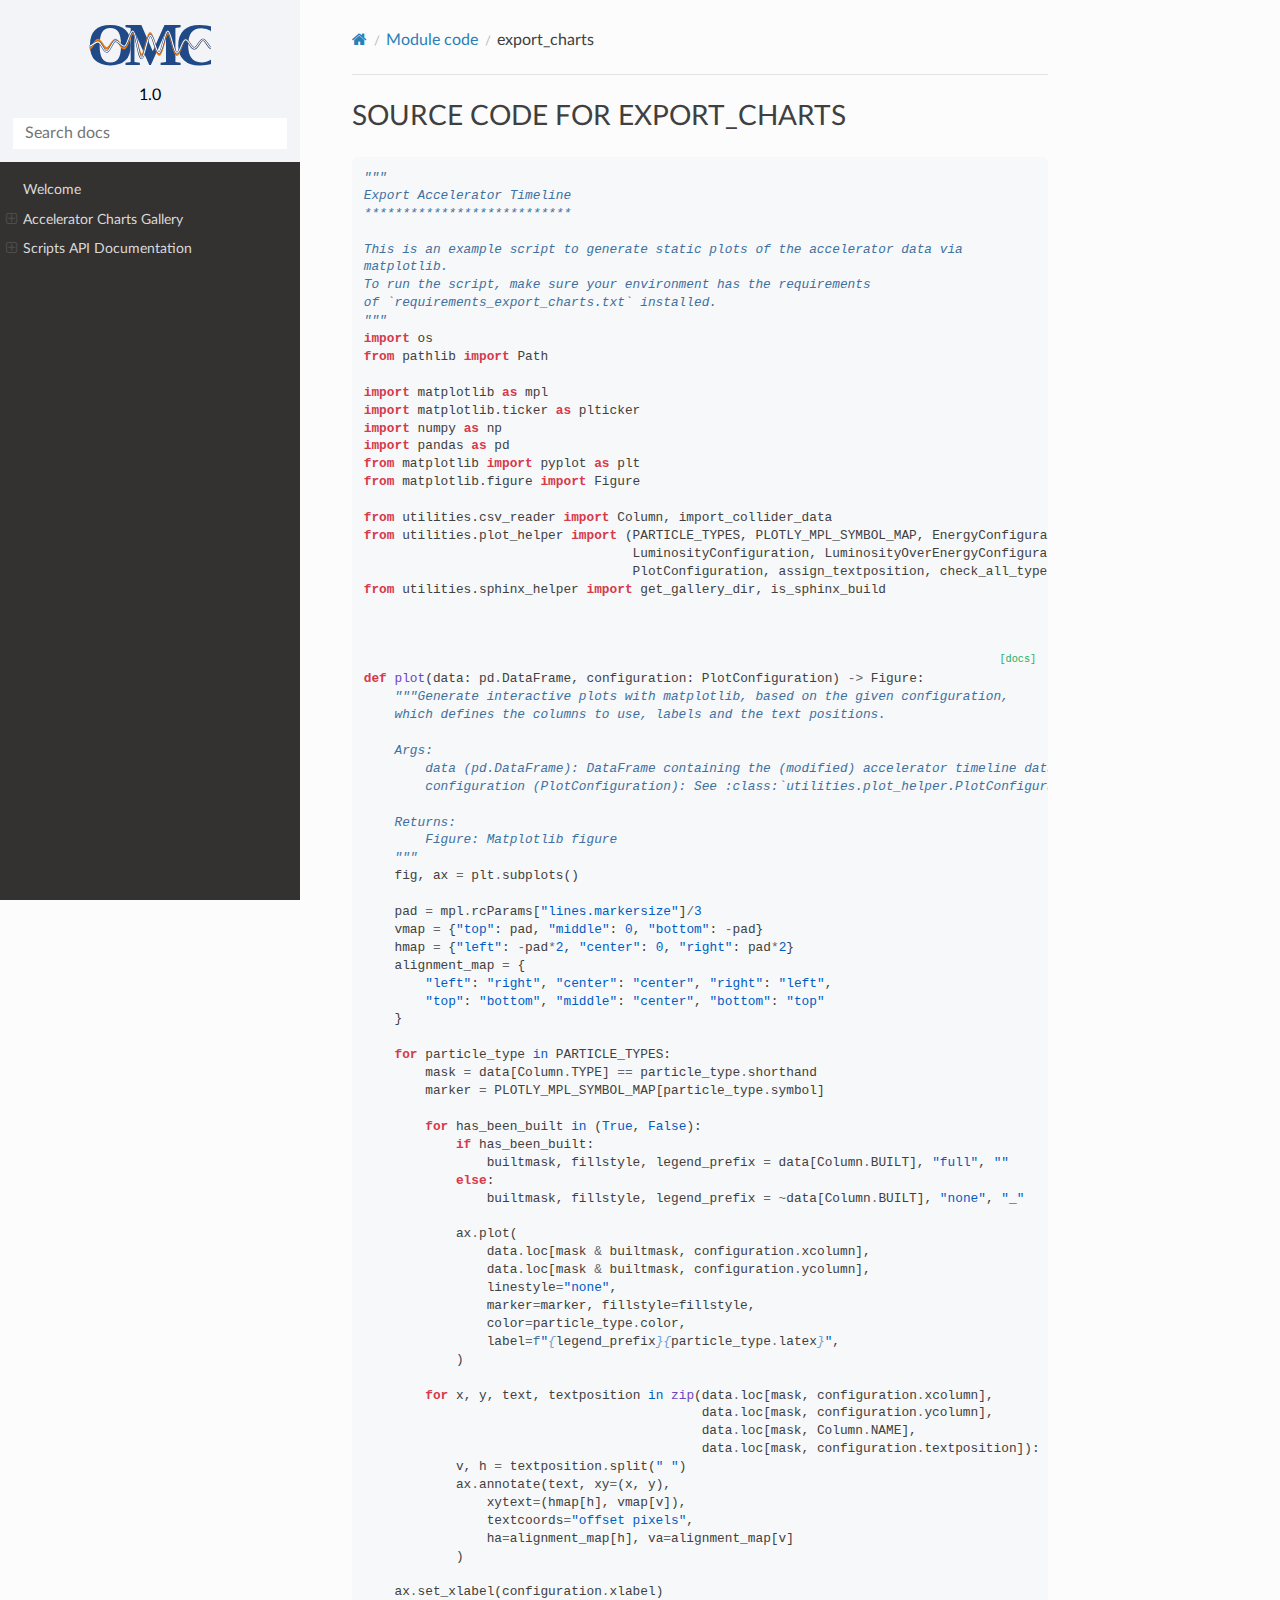
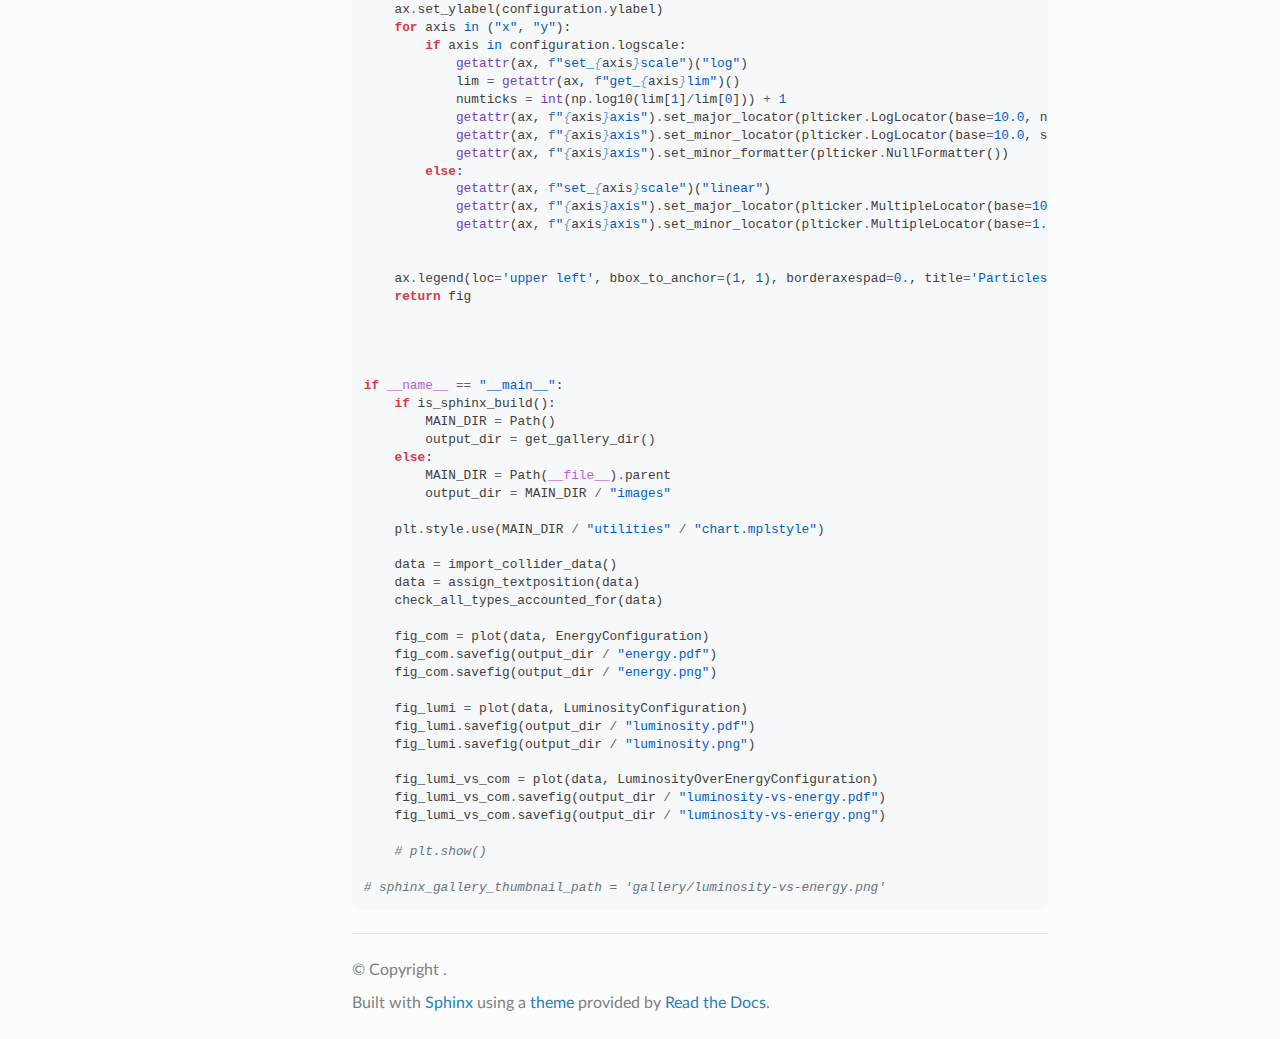
<file: _modules/export_charts.html>
<!DOCTYPE html>
<html class="writer-html5" lang="en" >
<head>
  <meta charset="utf-8" />
  <meta name="viewport" content="width=device-width, initial-scale=1.0" />
  <title>export_charts &mdash; accelerator_timeline 1.0.1 documentation</title>
      <link rel="stylesheet" href="../_static/pygments.css" type="text/css" />
      <link rel="stylesheet" href="../_static/css/theme.css" type="text/css" />
      <link rel="stylesheet" href="../_static/copybutton.css" type="text/css" />
      <link rel="stylesheet" href="../_static/plot_directive.css" type="text/css" />
      <link rel="stylesheet" href="../_static/sg_gallery.css" type="text/css" />
      <link rel="stylesheet" href="../_static/sg_gallery-binder.css" type="text/css" />
      <link rel="stylesheet" href="../_static/sg_gallery-dataframe.css" type="text/css" />
      <link rel="stylesheet" href="../_static/sg_gallery-rendered-html.css" type="text/css" />
      <link rel="stylesheet" href="../_static/css/custom.css" type="text/css" />
  <!--[if lt IE 9]>
    <script src="../_static/js/html5shiv.min.js"></script>
  <![endif]-->
  
        <script src="../_static/jquery.js?v=5d32c60e"></script>
        <script src="../_static/_sphinx_javascript_frameworks_compat.js?v=2cd50e6c"></script>
        <script src="../_static/documentation_options.js?v=292eb321"></script>
        <script src="../_static/doctools.js?v=888ff710"></script>
        <script src="../_static/sphinx_highlight.js?v=dc90522c"></script>
        <script src="../_static/clipboard.min.js?v=a7894cd8"></script>
        <script src="../_static/copybutton.js?v=f281be69"></script>
    <script src="../_static/js/theme.js"></script>
    <link rel="index" title="Index" href="../genindex.html" />
    <link rel="search" title="Search" href="../search.html" /> 
</head>

<body class="wy-body-for-nav"> 
  <div class="wy-grid-for-nav">
    <nav data-toggle="wy-nav-shift" class="wy-nav-side">
      <div class="wy-side-scroll">
        <div class="wy-side-nav-search" >

          
          
          <a href="../index.html">
            
              <img src="../_static/omc_logo.svg" class="logo" alt="Logo"/>
          </a>
              <div class="version">
                1.0
              </div>
<div role="search">
  <form id="rtd-search-form" class="wy-form" action="../search.html" method="get">
    <input type="text" name="q" placeholder="Search docs" aria-label="Search docs" />
    <input type="hidden" name="check_keywords" value="yes" />
    <input type="hidden" name="area" value="default" />
  </form>
</div>
        </div><div class="wy-menu wy-menu-vertical" data-spy="affix" role="navigation" aria-label="Navigation menu">
              <ul>
<li class="toctree-l1"><a class="reference internal" href="../gallery/export_charts.html">Export Accelerator Timeline</a></li>
<li class="toctree-l1"><a class="reference internal" href="../gallery/interactive_charts.html">Interactive Accelerator Timeline</a><ul>
<li class="toctree-l2"><a class="reference internal" href="../gallery/interactive_charts.html#preparations">Preparations</a></li>
<li class="toctree-l2"><a class="reference internal" href="../gallery/interactive_charts.html#energy-timeline">Energy Timeline</a></li>
<li class="toctree-l2"><a class="reference internal" href="../gallery/interactive_charts.html#luminosity-timeline">Luminosity timeline</a></li>
<li class="toctree-l2"><a class="reference internal" href="../gallery/interactive_charts.html#luminosity-vs-energy">Luminosity vs. Energy</a></li>
<li class="toctree-l2"><a class="reference internal" href="../gallery/interactive_charts.html#save-plots">Save plots</a></li>
</ul>
</li>
</ul>
<ul>
<li class="toctree-l1"><a class="reference internal" href="../index.html">Welcome</a></li>
</ul>
<ul>
<li class="toctree-l1"><a class="reference internal" href="../gallery/index.html">Accelerator Charts Gallery</a><ul>
<li class="toctree-l2"><a class="reference internal" href="../gallery/export_charts.html">Export Accelerator Timeline</a></li>
<li class="toctree-l2"><a class="reference internal" href="../gallery/interactive_charts.html">Interactive Accelerator Timeline</a></li>
</ul>
</li>
<li class="toctree-l1"><a class="reference internal" href="../scripts.html">Scripts API Documentation</a><ul>
<li class="toctree-l2"><a class="reference internal" href="../scripts.html#main-scripts">Main Scripts</a></li>
<li class="toctree-l2"><a class="reference internal" href="../scripts.html#utilities">Utilities</a></li>
</ul>
</li>
</ul>

        </div>
      </div>
    </nav>

    <section data-toggle="wy-nav-shift" class="wy-nav-content-wrap"><nav class="wy-nav-top" aria-label="Mobile navigation menu" >
          <i data-toggle="wy-nav-top" class="fa fa-bars"></i>
          <a href="../index.html">accelerator_timeline</a>
      </nav>

      <div class="wy-nav-content">
        <div class="rst-content">
          <div role="navigation" aria-label="Page navigation">
  <ul class="wy-breadcrumbs">
      <li><a href="../index.html" class="icon icon-home" aria-label="Home"></a></li>
          <li class="breadcrumb-item"><a href="index.html">Module code</a></li>
      <li class="breadcrumb-item active">export_charts</li>
      <li class="wy-breadcrumbs-aside">
      </li>
  </ul>
  <hr/>
</div>
          <div role="main" class="document" itemscope="itemscope" itemtype="http://schema.org/Article">
  
  
           <div itemprop="articleBody">
             
  <h1>Source code for export_charts</h1><div class="highlight"><pre>
<span></span><span class="sd">&quot;&quot;&quot; </span>
<span class="sd">Export Accelerator Timeline</span>
<span class="sd">***************************</span>

<span class="sd">This is an example script to generate static plots of the accelerator data via </span>
<span class="sd">matplotlib.</span>
<span class="sd">To run the script, make sure your environment has the requirements </span>
<span class="sd">of `requirements_export_charts.txt` installed.</span>
<span class="sd">&quot;&quot;&quot;</span>
<span class="kn">import</span> <span class="nn">os</span>
<span class="kn">from</span> <span class="nn">pathlib</span> <span class="kn">import</span> <span class="n">Path</span>

<span class="kn">import</span> <span class="nn">matplotlib</span> <span class="k">as</span> <span class="nn">mpl</span>
<span class="kn">import</span> <span class="nn">matplotlib.ticker</span> <span class="k">as</span> <span class="nn">plticker</span>
<span class="kn">import</span> <span class="nn">numpy</span> <span class="k">as</span> <span class="nn">np</span>
<span class="kn">import</span> <span class="nn">pandas</span> <span class="k">as</span> <span class="nn">pd</span>
<span class="kn">from</span> <span class="nn">matplotlib</span> <span class="kn">import</span> <span class="n">pyplot</span> <span class="k">as</span> <span class="n">plt</span>
<span class="kn">from</span> <span class="nn">matplotlib.figure</span> <span class="kn">import</span> <span class="n">Figure</span>

<span class="kn">from</span> <span class="nn">utilities.csv_reader</span> <span class="kn">import</span> <span class="n">Column</span><span class="p">,</span> <span class="n">import_collider_data</span>
<span class="kn">from</span> <span class="nn">utilities.plot_helper</span> <span class="kn">import</span> <span class="p">(</span><span class="n">PARTICLE_TYPES</span><span class="p">,</span> <span class="n">PLOTLY_MPL_SYMBOL_MAP</span><span class="p">,</span> <span class="n">EnergyConfiguration</span><span class="p">,</span>
                                   <span class="n">LuminosityConfiguration</span><span class="p">,</span> <span class="n">LuminosityOverEnergyConfiguration</span><span class="p">,</span>
                                   <span class="n">PlotConfiguration</span><span class="p">,</span> <span class="n">assign_textposition</span><span class="p">,</span> <span class="n">check_all_types_accounted_for</span><span class="p">)</span>
<span class="kn">from</span> <span class="nn">utilities.sphinx_helper</span> <span class="kn">import</span> <span class="n">get_gallery_dir</span><span class="p">,</span> <span class="n">is_sphinx_build</span>


<div class="viewcode-block" id="plot">
<a class="viewcode-back" href="../scripts.html#export_charts.plot">[docs]</a>
<span class="k">def</span> <span class="nf">plot</span><span class="p">(</span><span class="n">data</span><span class="p">:</span> <span class="n">pd</span><span class="o">.</span><span class="n">DataFrame</span><span class="p">,</span> <span class="n">configuration</span><span class="p">:</span> <span class="n">PlotConfiguration</span><span class="p">)</span> <span class="o">-&gt;</span> <span class="n">Figure</span><span class="p">:</span>
<span class="w">    </span><span class="sd">&quot;&quot;&quot;Generate interactive plots with matplotlib, based on the given configuration, </span>
<span class="sd">    which defines the columns to use, labels and the text positions.</span>

<span class="sd">    Args:</span>
<span class="sd">        data (pd.DataFrame): DataFrame containing the (modified) accelerator timeline data</span>
<span class="sd">        configuration (PlotConfiguration): See :class:`utilities.plot_helper.PlotConfiguration`</span>

<span class="sd">    Returns:</span>
<span class="sd">        Figure: Matplotlib figure </span>
<span class="sd">    &quot;&quot;&quot;</span>
    <span class="n">fig</span><span class="p">,</span> <span class="n">ax</span> <span class="o">=</span> <span class="n">plt</span><span class="o">.</span><span class="n">subplots</span><span class="p">()</span>
            
    <span class="n">pad</span> <span class="o">=</span> <span class="n">mpl</span><span class="o">.</span><span class="n">rcParams</span><span class="p">[</span><span class="s2">&quot;lines.markersize&quot;</span><span class="p">]</span><span class="o">/</span><span class="mi">3</span>
    <span class="n">vmap</span> <span class="o">=</span> <span class="p">{</span><span class="s2">&quot;top&quot;</span><span class="p">:</span> <span class="n">pad</span><span class="p">,</span> <span class="s2">&quot;middle&quot;</span><span class="p">:</span> <span class="mi">0</span><span class="p">,</span> <span class="s2">&quot;bottom&quot;</span><span class="p">:</span> <span class="o">-</span><span class="n">pad</span><span class="p">}</span>
    <span class="n">hmap</span> <span class="o">=</span> <span class="p">{</span><span class="s2">&quot;left&quot;</span><span class="p">:</span> <span class="o">-</span><span class="n">pad</span><span class="o">*</span><span class="mi">2</span><span class="p">,</span> <span class="s2">&quot;center&quot;</span><span class="p">:</span> <span class="mi">0</span><span class="p">,</span> <span class="s2">&quot;right&quot;</span><span class="p">:</span> <span class="n">pad</span><span class="o">*</span><span class="mi">2</span><span class="p">}</span>
    <span class="n">alignment_map</span> <span class="o">=</span> <span class="p">{</span>
        <span class="s2">&quot;left&quot;</span><span class="p">:</span> <span class="s2">&quot;right&quot;</span><span class="p">,</span> <span class="s2">&quot;center&quot;</span><span class="p">:</span> <span class="s2">&quot;center&quot;</span><span class="p">,</span> <span class="s2">&quot;right&quot;</span><span class="p">:</span> <span class="s2">&quot;left&quot;</span><span class="p">,</span> 
        <span class="s2">&quot;top&quot;</span><span class="p">:</span> <span class="s2">&quot;bottom&quot;</span><span class="p">,</span> <span class="s2">&quot;middle&quot;</span><span class="p">:</span> <span class="s2">&quot;center&quot;</span><span class="p">,</span> <span class="s2">&quot;bottom&quot;</span><span class="p">:</span> <span class="s2">&quot;top&quot;</span>
    <span class="p">}</span>

    <span class="k">for</span> <span class="n">particle_type</span> <span class="ow">in</span> <span class="n">PARTICLE_TYPES</span><span class="p">:</span>
        <span class="n">mask</span> <span class="o">=</span> <span class="n">data</span><span class="p">[</span><span class="n">Column</span><span class="o">.</span><span class="n">TYPE</span><span class="p">]</span> <span class="o">==</span> <span class="n">particle_type</span><span class="o">.</span><span class="n">shorthand</span>
        <span class="n">marker</span> <span class="o">=</span> <span class="n">PLOTLY_MPL_SYMBOL_MAP</span><span class="p">[</span><span class="n">particle_type</span><span class="o">.</span><span class="n">symbol</span><span class="p">]</span>

        <span class="k">for</span> <span class="n">has_been_built</span> <span class="ow">in</span> <span class="p">(</span><span class="kc">True</span><span class="p">,</span> <span class="kc">False</span><span class="p">):</span>
            <span class="k">if</span> <span class="n">has_been_built</span><span class="p">:</span>
                <span class="n">builtmask</span><span class="p">,</span> <span class="n">fillstyle</span><span class="p">,</span> <span class="n">legend_prefix</span> <span class="o">=</span> <span class="n">data</span><span class="p">[</span><span class="n">Column</span><span class="o">.</span><span class="n">BUILT</span><span class="p">],</span> <span class="s2">&quot;full&quot;</span><span class="p">,</span> <span class="s2">&quot;&quot;</span>
            <span class="k">else</span><span class="p">:</span>
                <span class="n">builtmask</span><span class="p">,</span> <span class="n">fillstyle</span><span class="p">,</span> <span class="n">legend_prefix</span> <span class="o">=</span> <span class="o">~</span><span class="n">data</span><span class="p">[</span><span class="n">Column</span><span class="o">.</span><span class="n">BUILT</span><span class="p">],</span> <span class="s2">&quot;none&quot;</span><span class="p">,</span> <span class="s2">&quot;_&quot;</span>

            <span class="n">ax</span><span class="o">.</span><span class="n">plot</span><span class="p">(</span>
                <span class="n">data</span><span class="o">.</span><span class="n">loc</span><span class="p">[</span><span class="n">mask</span> <span class="o">&amp;</span> <span class="n">builtmask</span><span class="p">,</span> <span class="n">configuration</span><span class="o">.</span><span class="n">xcolumn</span><span class="p">],</span> 
                <span class="n">data</span><span class="o">.</span><span class="n">loc</span><span class="p">[</span><span class="n">mask</span> <span class="o">&amp;</span> <span class="n">builtmask</span><span class="p">,</span> <span class="n">configuration</span><span class="o">.</span><span class="n">ycolumn</span><span class="p">],</span>
                <span class="n">linestyle</span><span class="o">=</span><span class="s2">&quot;none&quot;</span><span class="p">,</span>
                <span class="n">marker</span><span class="o">=</span><span class="n">marker</span><span class="p">,</span> <span class="n">fillstyle</span><span class="o">=</span><span class="n">fillstyle</span><span class="p">,</span>
                <span class="n">color</span><span class="o">=</span><span class="n">particle_type</span><span class="o">.</span><span class="n">color</span><span class="p">,</span>
                <span class="n">label</span><span class="o">=</span><span class="sa">f</span><span class="s2">&quot;</span><span class="si">{</span><span class="n">legend_prefix</span><span class="si">}{</span><span class="n">particle_type</span><span class="o">.</span><span class="n">latex</span><span class="si">}</span><span class="s2">&quot;</span><span class="p">,</span>
            <span class="p">)</span>

        <span class="k">for</span> <span class="n">x</span><span class="p">,</span> <span class="n">y</span><span class="p">,</span> <span class="n">text</span><span class="p">,</span> <span class="n">textposition</span> <span class="ow">in</span> <span class="nb">zip</span><span class="p">(</span><span class="n">data</span><span class="o">.</span><span class="n">loc</span><span class="p">[</span><span class="n">mask</span><span class="p">,</span> <span class="n">configuration</span><span class="o">.</span><span class="n">xcolumn</span><span class="p">],</span> 
                                            <span class="n">data</span><span class="o">.</span><span class="n">loc</span><span class="p">[</span><span class="n">mask</span><span class="p">,</span> <span class="n">configuration</span><span class="o">.</span><span class="n">ycolumn</span><span class="p">],</span> 
                                            <span class="n">data</span><span class="o">.</span><span class="n">loc</span><span class="p">[</span><span class="n">mask</span><span class="p">,</span> <span class="n">Column</span><span class="o">.</span><span class="n">NAME</span><span class="p">],</span> 
                                            <span class="n">data</span><span class="o">.</span><span class="n">loc</span><span class="p">[</span><span class="n">mask</span><span class="p">,</span> <span class="n">configuration</span><span class="o">.</span><span class="n">textposition</span><span class="p">]):</span>
            <span class="n">v</span><span class="p">,</span> <span class="n">h</span> <span class="o">=</span> <span class="n">textposition</span><span class="o">.</span><span class="n">split</span><span class="p">(</span><span class="s2">&quot; &quot;</span><span class="p">)</span>
            <span class="n">ax</span><span class="o">.</span><span class="n">annotate</span><span class="p">(</span><span class="n">text</span><span class="p">,</span> <span class="n">xy</span><span class="o">=</span><span class="p">(</span><span class="n">x</span><span class="p">,</span> <span class="n">y</span><span class="p">),</span>  
                <span class="n">xytext</span><span class="o">=</span><span class="p">(</span><span class="n">hmap</span><span class="p">[</span><span class="n">h</span><span class="p">],</span> <span class="n">vmap</span><span class="p">[</span><span class="n">v</span><span class="p">]),</span> 
                <span class="n">textcoords</span><span class="o">=</span><span class="s2">&quot;offset pixels&quot;</span><span class="p">,</span> 
                <span class="n">ha</span><span class="o">=</span><span class="n">alignment_map</span><span class="p">[</span><span class="n">h</span><span class="p">],</span> <span class="n">va</span><span class="o">=</span><span class="n">alignment_map</span><span class="p">[</span><span class="n">v</span><span class="p">]</span>
            <span class="p">)</span>

    <span class="n">ax</span><span class="o">.</span><span class="n">set_xlabel</span><span class="p">(</span><span class="n">configuration</span><span class="o">.</span><span class="n">xlabel</span><span class="p">)</span>
    <span class="n">ax</span><span class="o">.</span><span class="n">set_ylabel</span><span class="p">(</span><span class="n">configuration</span><span class="o">.</span><span class="n">ylabel</span><span class="p">)</span>
    <span class="k">for</span> <span class="n">axis</span> <span class="ow">in</span> <span class="p">(</span><span class="s2">&quot;x&quot;</span><span class="p">,</span> <span class="s2">&quot;y&quot;</span><span class="p">):</span>
        <span class="k">if</span> <span class="n">axis</span> <span class="ow">in</span> <span class="n">configuration</span><span class="o">.</span><span class="n">logscale</span><span class="p">:</span>
            <span class="nb">getattr</span><span class="p">(</span><span class="n">ax</span><span class="p">,</span> <span class="sa">f</span><span class="s2">&quot;set_</span><span class="si">{</span><span class="n">axis</span><span class="si">}</span><span class="s2">scale&quot;</span><span class="p">)(</span><span class="s2">&quot;log&quot;</span><span class="p">)</span>
            <span class="n">lim</span> <span class="o">=</span> <span class="nb">getattr</span><span class="p">(</span><span class="n">ax</span><span class="p">,</span> <span class="sa">f</span><span class="s2">&quot;get_</span><span class="si">{</span><span class="n">axis</span><span class="si">}</span><span class="s2">lim&quot;</span><span class="p">)()</span>
            <span class="n">numticks</span> <span class="o">=</span> <span class="nb">int</span><span class="p">(</span><span class="n">np</span><span class="o">.</span><span class="n">log10</span><span class="p">(</span><span class="n">lim</span><span class="p">[</span><span class="mi">1</span><span class="p">]</span><span class="o">/</span><span class="n">lim</span><span class="p">[</span><span class="mi">0</span><span class="p">]))</span> <span class="o">+</span> <span class="mi">1</span>
            <span class="nb">getattr</span><span class="p">(</span><span class="n">ax</span><span class="p">,</span> <span class="sa">f</span><span class="s2">&quot;</span><span class="si">{</span><span class="n">axis</span><span class="si">}</span><span class="s2">axis&quot;</span><span class="p">)</span><span class="o">.</span><span class="n">set_major_locator</span><span class="p">(</span><span class="n">plticker</span><span class="o">.</span><span class="n">LogLocator</span><span class="p">(</span><span class="n">base</span><span class="o">=</span><span class="mf">10.0</span><span class="p">,</span> <span class="n">numticks</span><span class="o">=</span><span class="n">numticks</span><span class="p">))</span>
            <span class="nb">getattr</span><span class="p">(</span><span class="n">ax</span><span class="p">,</span> <span class="sa">f</span><span class="s2">&quot;</span><span class="si">{</span><span class="n">axis</span><span class="si">}</span><span class="s2">axis&quot;</span><span class="p">)</span><span class="o">.</span><span class="n">set_minor_locator</span><span class="p">(</span><span class="n">plticker</span><span class="o">.</span><span class="n">LogLocator</span><span class="p">(</span><span class="n">base</span><span class="o">=</span><span class="mf">10.0</span><span class="p">,</span> <span class="n">subs</span><span class="o">=</span><span class="n">np</span><span class="o">.</span><span class="n">arange</span><span class="p">(</span><span class="mi">2</span><span class="p">,</span> <span class="mi">10</span><span class="p">)))</span>
            <span class="nb">getattr</span><span class="p">(</span><span class="n">ax</span><span class="p">,</span> <span class="sa">f</span><span class="s2">&quot;</span><span class="si">{</span><span class="n">axis</span><span class="si">}</span><span class="s2">axis&quot;</span><span class="p">)</span><span class="o">.</span><span class="n">set_minor_formatter</span><span class="p">(</span><span class="n">plticker</span><span class="o">.</span><span class="n">NullFormatter</span><span class="p">())</span>
        <span class="k">else</span><span class="p">:</span>
            <span class="nb">getattr</span><span class="p">(</span><span class="n">ax</span><span class="p">,</span> <span class="sa">f</span><span class="s2">&quot;set_</span><span class="si">{</span><span class="n">axis</span><span class="si">}</span><span class="s2">scale&quot;</span><span class="p">)(</span><span class="s2">&quot;linear&quot;</span><span class="p">)</span>
            <span class="nb">getattr</span><span class="p">(</span><span class="n">ax</span><span class="p">,</span> <span class="sa">f</span><span class="s2">&quot;</span><span class="si">{</span><span class="n">axis</span><span class="si">}</span><span class="s2">axis&quot;</span><span class="p">)</span><span class="o">.</span><span class="n">set_major_locator</span><span class="p">(</span><span class="n">plticker</span><span class="o">.</span><span class="n">MultipleLocator</span><span class="p">(</span><span class="n">base</span><span class="o">=</span><span class="mf">10.0</span><span class="p">))</span>
            <span class="nb">getattr</span><span class="p">(</span><span class="n">ax</span><span class="p">,</span> <span class="sa">f</span><span class="s2">&quot;</span><span class="si">{</span><span class="n">axis</span><span class="si">}</span><span class="s2">axis&quot;</span><span class="p">)</span><span class="o">.</span><span class="n">set_minor_locator</span><span class="p">(</span><span class="n">plticker</span><span class="o">.</span><span class="n">MultipleLocator</span><span class="p">(</span><span class="n">base</span><span class="o">=</span><span class="mf">1.0</span><span class="p">))</span>


    <span class="n">ax</span><span class="o">.</span><span class="n">legend</span><span class="p">(</span><span class="n">loc</span><span class="o">=</span><span class="s1">&#39;upper left&#39;</span><span class="p">,</span> <span class="n">bbox_to_anchor</span><span class="o">=</span><span class="p">(</span><span class="mi">1</span><span class="p">,</span> <span class="mi">1</span><span class="p">),</span> <span class="n">borderaxespad</span><span class="o">=</span><span class="mf">0.</span><span class="p">,</span> <span class="n">title</span><span class="o">=</span><span class="s1">&#39;Particles&#39;</span><span class="p">,</span> <span class="n">ncol</span><span class="o">=</span><span class="mi">1</span><span class="p">)</span>
    <span class="k">return</span> <span class="n">fig</span> </div>



<span class="k">if</span> <span class="vm">__name__</span> <span class="o">==</span> <span class="s2">&quot;__main__&quot;</span><span class="p">:</span>
    <span class="k">if</span> <span class="n">is_sphinx_build</span><span class="p">():</span>
        <span class="n">MAIN_DIR</span> <span class="o">=</span> <span class="n">Path</span><span class="p">()</span>
        <span class="n">output_dir</span> <span class="o">=</span> <span class="n">get_gallery_dir</span><span class="p">()</span>
    <span class="k">else</span><span class="p">:</span>
        <span class="n">MAIN_DIR</span> <span class="o">=</span> <span class="n">Path</span><span class="p">(</span><span class="vm">__file__</span><span class="p">)</span><span class="o">.</span><span class="n">parent</span>
        <span class="n">output_dir</span> <span class="o">=</span> <span class="n">MAIN_DIR</span> <span class="o">/</span> <span class="s2">&quot;images&quot;</span>

    <span class="n">plt</span><span class="o">.</span><span class="n">style</span><span class="o">.</span><span class="n">use</span><span class="p">(</span><span class="n">MAIN_DIR</span> <span class="o">/</span> <span class="s2">&quot;utilities&quot;</span> <span class="o">/</span> <span class="s2">&quot;chart.mplstyle&quot;</span><span class="p">)</span>

    <span class="n">data</span> <span class="o">=</span> <span class="n">import_collider_data</span><span class="p">()</span>
    <span class="n">data</span> <span class="o">=</span> <span class="n">assign_textposition</span><span class="p">(</span><span class="n">data</span><span class="p">)</span>
    <span class="n">check_all_types_accounted_for</span><span class="p">(</span><span class="n">data</span><span class="p">)</span>
    
    <span class="n">fig_com</span> <span class="o">=</span> <span class="n">plot</span><span class="p">(</span><span class="n">data</span><span class="p">,</span> <span class="n">EnergyConfiguration</span><span class="p">)</span>
    <span class="n">fig_com</span><span class="o">.</span><span class="n">savefig</span><span class="p">(</span><span class="n">output_dir</span> <span class="o">/</span> <span class="s2">&quot;energy.pdf&quot;</span><span class="p">)</span>
    <span class="n">fig_com</span><span class="o">.</span><span class="n">savefig</span><span class="p">(</span><span class="n">output_dir</span> <span class="o">/</span> <span class="s2">&quot;energy.png&quot;</span><span class="p">)</span>

    <span class="n">fig_lumi</span> <span class="o">=</span> <span class="n">plot</span><span class="p">(</span><span class="n">data</span><span class="p">,</span> <span class="n">LuminosityConfiguration</span><span class="p">)</span>
    <span class="n">fig_lumi</span><span class="o">.</span><span class="n">savefig</span><span class="p">(</span><span class="n">output_dir</span> <span class="o">/</span> <span class="s2">&quot;luminosity.pdf&quot;</span><span class="p">)</span>
    <span class="n">fig_lumi</span><span class="o">.</span><span class="n">savefig</span><span class="p">(</span><span class="n">output_dir</span> <span class="o">/</span> <span class="s2">&quot;luminosity.png&quot;</span><span class="p">)</span>

    <span class="n">fig_lumi_vs_com</span> <span class="o">=</span> <span class="n">plot</span><span class="p">(</span><span class="n">data</span><span class="p">,</span> <span class="n">LuminosityOverEnergyConfiguration</span><span class="p">)</span>
    <span class="n">fig_lumi_vs_com</span><span class="o">.</span><span class="n">savefig</span><span class="p">(</span><span class="n">output_dir</span> <span class="o">/</span> <span class="s2">&quot;luminosity-vs-energy.pdf&quot;</span><span class="p">)</span>
    <span class="n">fig_lumi_vs_com</span><span class="o">.</span><span class="n">savefig</span><span class="p">(</span><span class="n">output_dir</span> <span class="o">/</span> <span class="s2">&quot;luminosity-vs-energy.png&quot;</span><span class="p">)</span>
    
    <span class="c1"># plt.show()</span>

<span class="c1"># sphinx_gallery_thumbnail_path = &#39;gallery/luminosity-vs-energy.png&#39;</span>
</pre></div>

           </div>
          </div>

          <footer>

  <hr/>

  <div role="contentinfo">
    <p>&#169; Copyright .</p>
  </div>

  Built with <a href="https://www.sphinx-doc.org/">Sphinx</a> using a
    <a href="https://github.com/readthedocs/sphinx_rtd_theme">theme</a>
    provided by <a href="https://readthedocs.org">Read the Docs</a>.
   

</footer>
        </div>
      </div>
    </section>
  </div>
  <script>
      jQuery(function () {
          SphinxRtdTheme.Navigation.enable(true);
      });
  </script> 

</body>
</html>
</file>
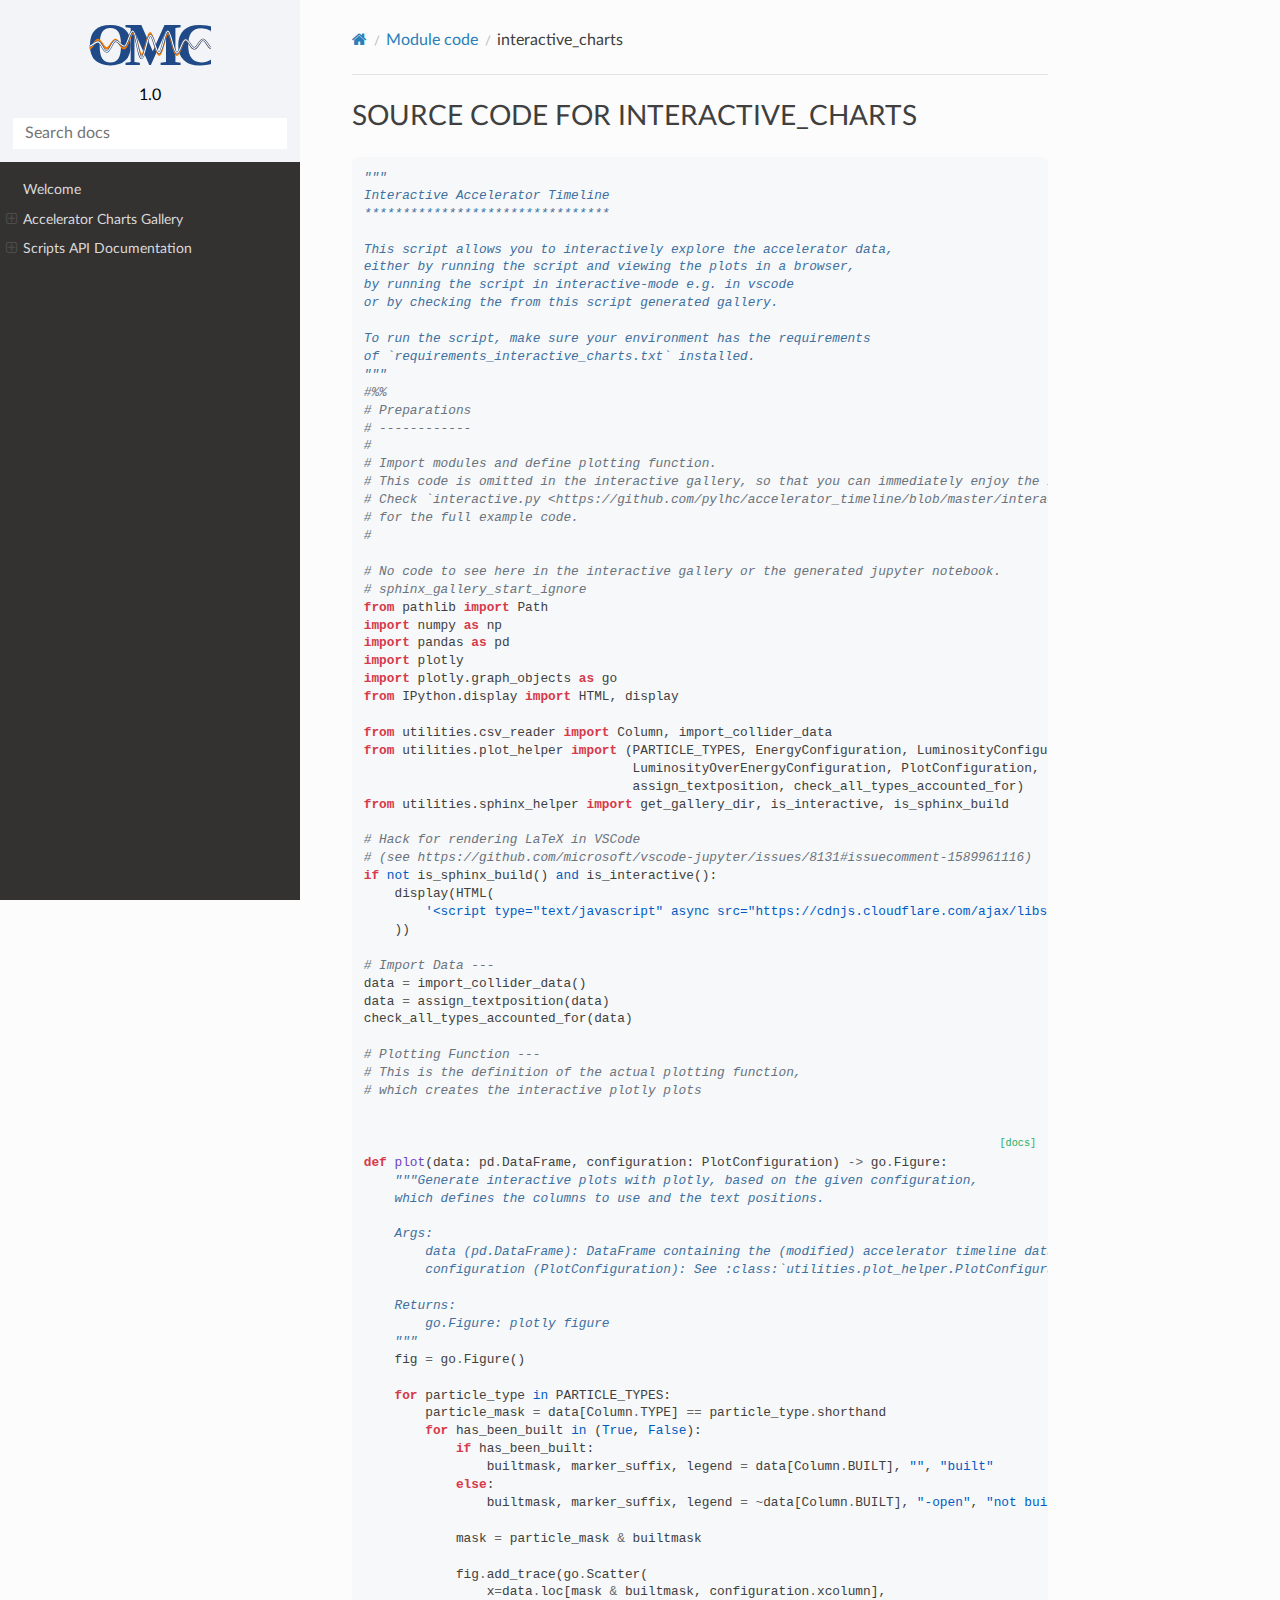
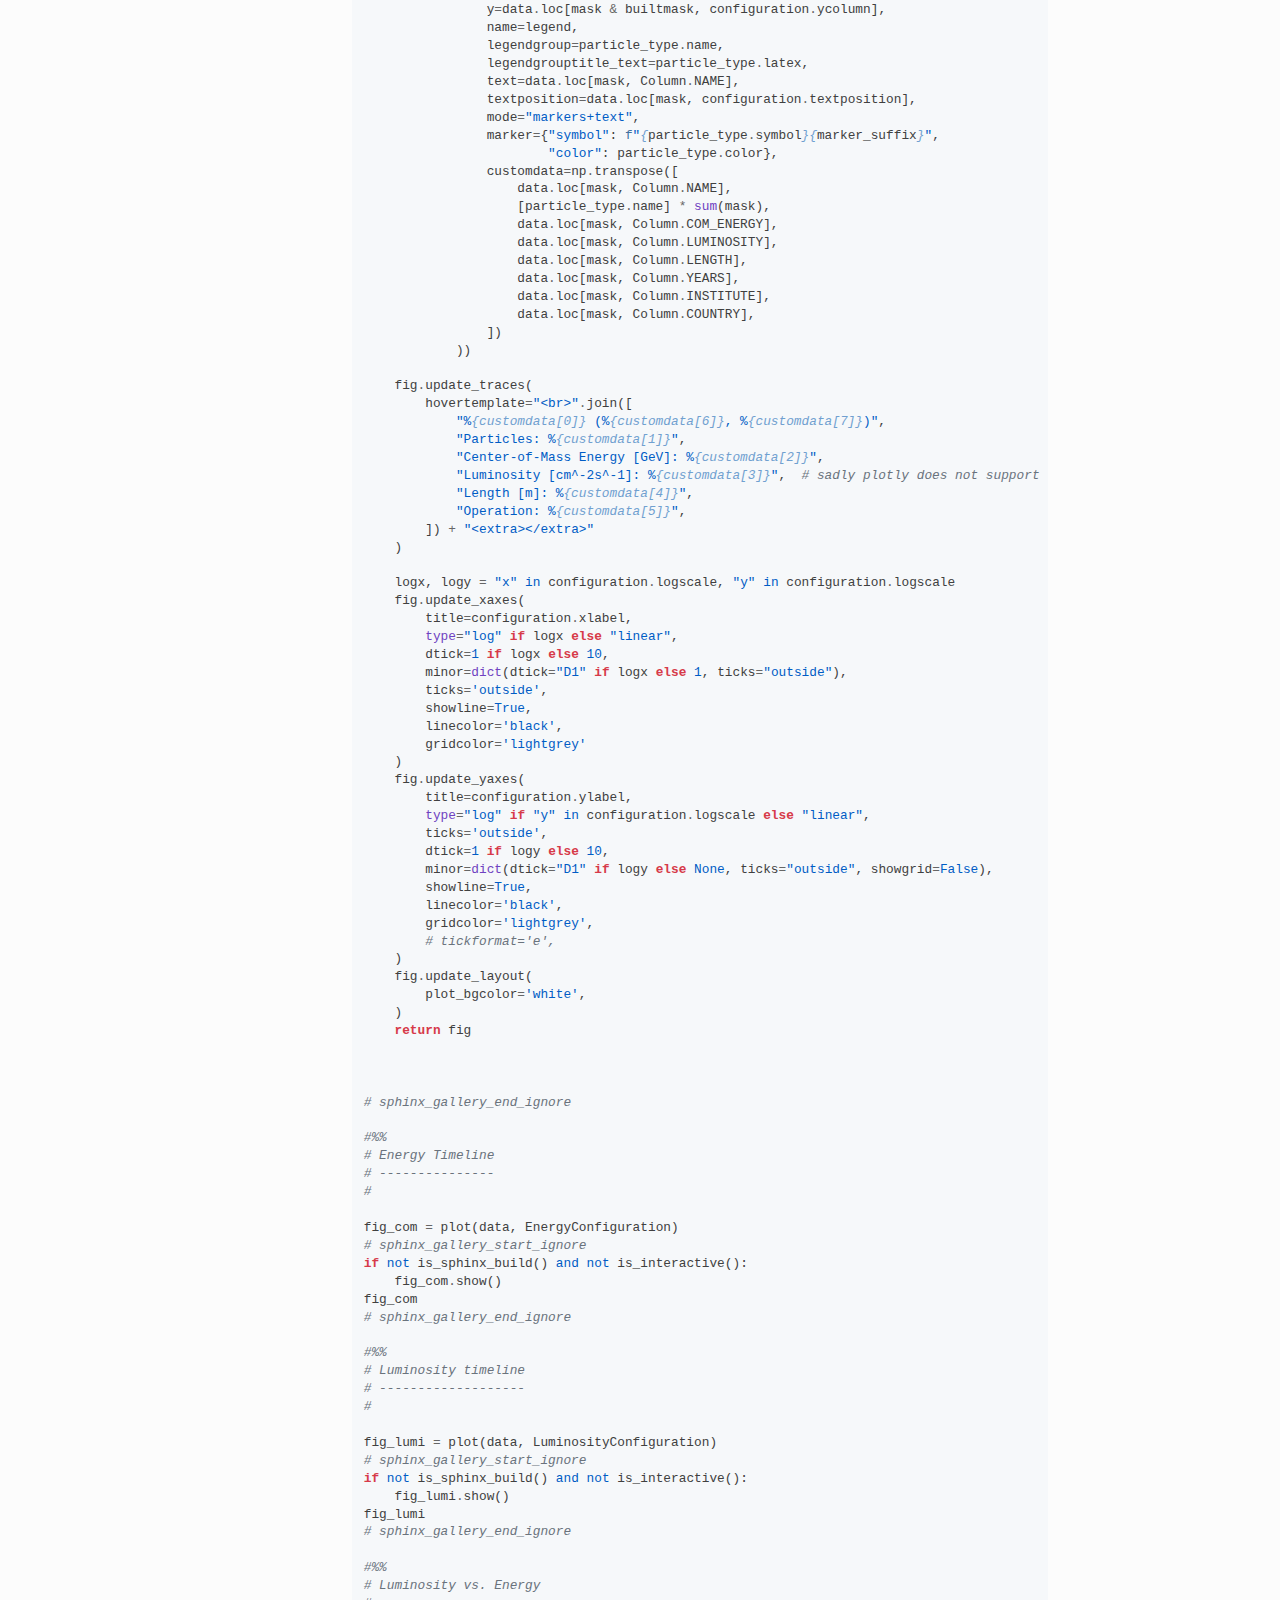
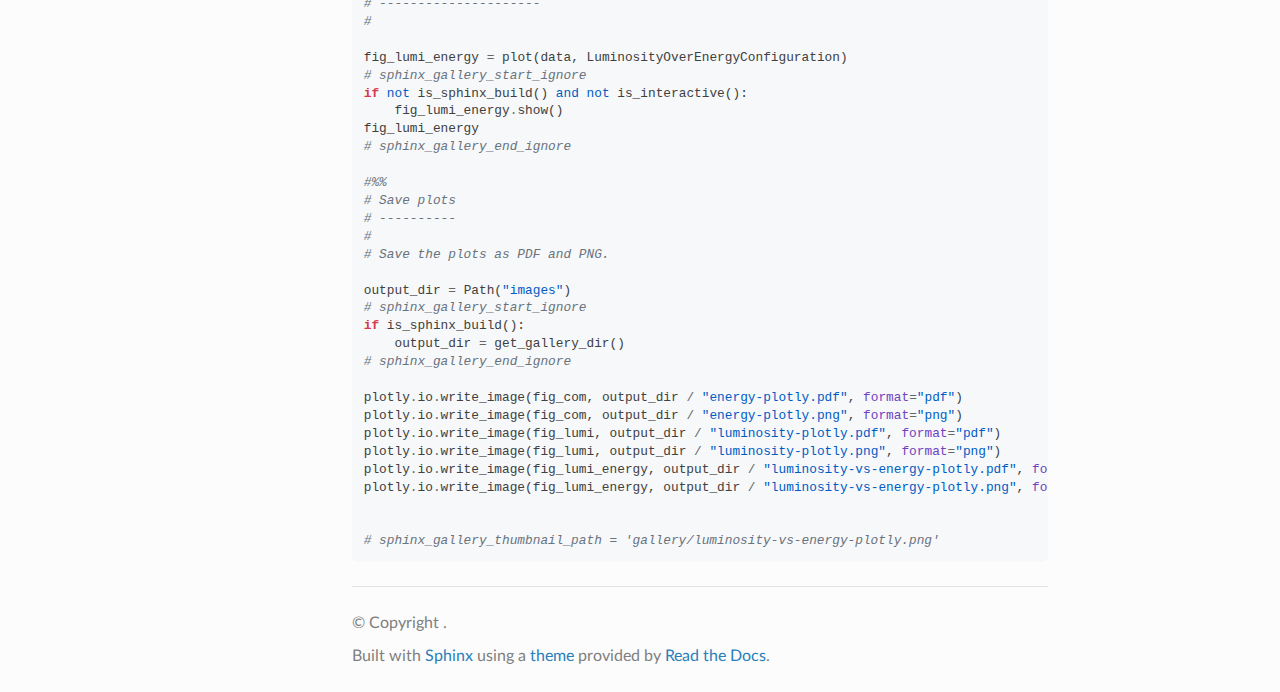
<file: _modules/interactive_charts.html>
<!DOCTYPE html>
<html class="writer-html5" lang="en" >
<head>
  <meta charset="utf-8" />
  <meta name="viewport" content="width=device-width, initial-scale=1.0" />
  <title>interactive_charts &mdash; accelerator_timeline 1.0.1 documentation</title>
      <link rel="stylesheet" href="../_static/pygments.css" type="text/css" />
      <link rel="stylesheet" href="../_static/css/theme.css" type="text/css" />
      <link rel="stylesheet" href="../_static/copybutton.css" type="text/css" />
      <link rel="stylesheet" href="../_static/plot_directive.css" type="text/css" />
      <link rel="stylesheet" href="../_static/sg_gallery.css" type="text/css" />
      <link rel="stylesheet" href="../_static/sg_gallery-binder.css" type="text/css" />
      <link rel="stylesheet" href="../_static/sg_gallery-dataframe.css" type="text/css" />
      <link rel="stylesheet" href="../_static/sg_gallery-rendered-html.css" type="text/css" />
      <link rel="stylesheet" href="../_static/css/custom.css" type="text/css" />
  <!--[if lt IE 9]>
    <script src="../_static/js/html5shiv.min.js"></script>
  <![endif]-->
  
        <script src="../_static/jquery.js?v=5d32c60e"></script>
        <script src="../_static/_sphinx_javascript_frameworks_compat.js?v=2cd50e6c"></script>
        <script src="../_static/documentation_options.js?v=292eb321"></script>
        <script src="../_static/doctools.js?v=888ff710"></script>
        <script src="../_static/sphinx_highlight.js?v=dc90522c"></script>
        <script src="../_static/clipboard.min.js?v=a7894cd8"></script>
        <script src="../_static/copybutton.js?v=f281be69"></script>
    <script src="../_static/js/theme.js"></script>
    <link rel="index" title="Index" href="../genindex.html" />
    <link rel="search" title="Search" href="../search.html" /> 
</head>

<body class="wy-body-for-nav"> 
  <div class="wy-grid-for-nav">
    <nav data-toggle="wy-nav-shift" class="wy-nav-side">
      <div class="wy-side-scroll">
        <div class="wy-side-nav-search" >

          
          
          <a href="../index.html">
            
              <img src="../_static/omc_logo.svg" class="logo" alt="Logo"/>
          </a>
              <div class="version">
                1.0
              </div>
<div role="search">
  <form id="rtd-search-form" class="wy-form" action="../search.html" method="get">
    <input type="text" name="q" placeholder="Search docs" aria-label="Search docs" />
    <input type="hidden" name="check_keywords" value="yes" />
    <input type="hidden" name="area" value="default" />
  </form>
</div>
        </div><div class="wy-menu wy-menu-vertical" data-spy="affix" role="navigation" aria-label="Navigation menu">
              <ul>
<li class="toctree-l1"><a class="reference internal" href="../gallery/export_charts.html">Export Accelerator Timeline</a></li>
<li class="toctree-l1"><a class="reference internal" href="../gallery/interactive_charts.html">Interactive Accelerator Timeline</a><ul>
<li class="toctree-l2"><a class="reference internal" href="../gallery/interactive_charts.html#preparations">Preparations</a></li>
<li class="toctree-l2"><a class="reference internal" href="../gallery/interactive_charts.html#energy-timeline">Energy Timeline</a></li>
<li class="toctree-l2"><a class="reference internal" href="../gallery/interactive_charts.html#luminosity-timeline">Luminosity timeline</a></li>
<li class="toctree-l2"><a class="reference internal" href="../gallery/interactive_charts.html#luminosity-vs-energy">Luminosity vs. Energy</a></li>
<li class="toctree-l2"><a class="reference internal" href="../gallery/interactive_charts.html#save-plots">Save plots</a></li>
</ul>
</li>
</ul>
<ul>
<li class="toctree-l1"><a class="reference internal" href="../index.html">Welcome</a></li>
</ul>
<ul>
<li class="toctree-l1"><a class="reference internal" href="../gallery/index.html">Accelerator Charts Gallery</a><ul>
<li class="toctree-l2"><a class="reference internal" href="../gallery/export_charts.html">Export Accelerator Timeline</a></li>
<li class="toctree-l2"><a class="reference internal" href="../gallery/interactive_charts.html">Interactive Accelerator Timeline</a></li>
</ul>
</li>
<li class="toctree-l1"><a class="reference internal" href="../scripts.html">Scripts API Documentation</a><ul>
<li class="toctree-l2"><a class="reference internal" href="../scripts.html#main-scripts">Main Scripts</a></li>
<li class="toctree-l2"><a class="reference internal" href="../scripts.html#utilities">Utilities</a></li>
</ul>
</li>
</ul>

        </div>
      </div>
    </nav>

    <section data-toggle="wy-nav-shift" class="wy-nav-content-wrap"><nav class="wy-nav-top" aria-label="Mobile navigation menu" >
          <i data-toggle="wy-nav-top" class="fa fa-bars"></i>
          <a href="../index.html">accelerator_timeline</a>
      </nav>

      <div class="wy-nav-content">
        <div class="rst-content">
          <div role="navigation" aria-label="Page navigation">
  <ul class="wy-breadcrumbs">
      <li><a href="../index.html" class="icon icon-home" aria-label="Home"></a></li>
          <li class="breadcrumb-item"><a href="index.html">Module code</a></li>
      <li class="breadcrumb-item active">interactive_charts</li>
      <li class="wy-breadcrumbs-aside">
      </li>
  </ul>
  <hr/>
</div>
          <div role="main" class="document" itemscope="itemscope" itemtype="http://schema.org/Article">
  
  
           <div itemprop="articleBody">
             
  <h1>Source code for interactive_charts</h1><div class="highlight"><pre>
<span></span><span class="sd">&quot;&quot;&quot;</span>
<span class="sd">Interactive Accelerator Timeline</span>
<span class="sd">********************************</span>

<span class="sd">This script allows you to interactively explore the accelerator data,</span>
<span class="sd">either by running the script and viewing the plots in a browser,</span>
<span class="sd">by running the script in interactive-mode e.g. in vscode </span>
<span class="sd">or by checking the from this script generated gallery.</span>

<span class="sd">To run the script, make sure your environment has the requirements </span>
<span class="sd">of `requirements_interactive_charts.txt` installed.</span>
<span class="sd">&quot;&quot;&quot;</span>
<span class="c1">#%%</span>
<span class="c1"># Preparations </span>
<span class="c1"># ------------</span>
<span class="c1"># </span>
<span class="c1"># Import modules and define plotting function.</span>
<span class="c1"># This code is omitted in the interactive gallery, so that you can immediately enjoy the interactive plots below.</span>
<span class="c1"># Check `interactive.py &lt;https://github.com/pylhc/accelerator_timeline/blob/master/interactive_charts.py&gt;`_ </span>
<span class="c1"># for the full example code.</span>
<span class="c1">#</span>

<span class="c1"># No code to see here in the interactive gallery or the generated jupyter notebook.</span>
<span class="c1"># sphinx_gallery_start_ignore</span>
<span class="kn">from</span> <span class="nn">pathlib</span> <span class="kn">import</span> <span class="n">Path</span>
<span class="kn">import</span> <span class="nn">numpy</span> <span class="k">as</span> <span class="nn">np</span>
<span class="kn">import</span> <span class="nn">pandas</span> <span class="k">as</span> <span class="nn">pd</span>
<span class="kn">import</span> <span class="nn">plotly</span>
<span class="kn">import</span> <span class="nn">plotly.graph_objects</span> <span class="k">as</span> <span class="nn">go</span>
<span class="kn">from</span> <span class="nn">IPython.display</span> <span class="kn">import</span> <span class="n">HTML</span><span class="p">,</span> <span class="n">display</span>

<span class="kn">from</span> <span class="nn">utilities.csv_reader</span> <span class="kn">import</span> <span class="n">Column</span><span class="p">,</span> <span class="n">import_collider_data</span>
<span class="kn">from</span> <span class="nn">utilities.plot_helper</span> <span class="kn">import</span> <span class="p">(</span><span class="n">PARTICLE_TYPES</span><span class="p">,</span> <span class="n">EnergyConfiguration</span><span class="p">,</span> <span class="n">LuminosityConfiguration</span><span class="p">,</span>
                                   <span class="n">LuminosityOverEnergyConfiguration</span><span class="p">,</span> <span class="n">PlotConfiguration</span><span class="p">,</span>
                                   <span class="n">assign_textposition</span><span class="p">,</span> <span class="n">check_all_types_accounted_for</span><span class="p">)</span>
<span class="kn">from</span> <span class="nn">utilities.sphinx_helper</span> <span class="kn">import</span> <span class="n">get_gallery_dir</span><span class="p">,</span> <span class="n">is_interactive</span><span class="p">,</span> <span class="n">is_sphinx_build</span>

<span class="c1"># Hack for rendering LaTeX in VSCode </span>
<span class="c1"># (see https://github.com/microsoft/vscode-jupyter/issues/8131#issuecomment-1589961116)</span>
<span class="k">if</span> <span class="ow">not</span> <span class="n">is_sphinx_build</span><span class="p">()</span> <span class="ow">and</span> <span class="n">is_interactive</span><span class="p">():</span>
    <span class="n">display</span><span class="p">(</span><span class="n">HTML</span><span class="p">(</span>
        <span class="s1">&#39;&lt;script type=&quot;text/javascript&quot; async src=&quot;https://cdnjs.cloudflare.com/ajax/libs/mathjax/2.7.1/MathJax.js?config=TeX-MML-AM_SVG&quot;&gt;&lt;/script&gt;&#39;</span>
    <span class="p">))</span>

<span class="c1"># Import Data ---</span>
<span class="n">data</span> <span class="o">=</span> <span class="n">import_collider_data</span><span class="p">()</span>
<span class="n">data</span> <span class="o">=</span> <span class="n">assign_textposition</span><span class="p">(</span><span class="n">data</span><span class="p">)</span>
<span class="n">check_all_types_accounted_for</span><span class="p">(</span><span class="n">data</span><span class="p">)</span>

<span class="c1"># Plotting Function ---</span>
<span class="c1"># This is the definition of the actual plotting function, </span>
<span class="c1"># which creates the interactive plotly plots</span>

<div class="viewcode-block" id="plot">
<a class="viewcode-back" href="../scripts.html#interactive_charts.plot">[docs]</a>
<span class="k">def</span> <span class="nf">plot</span><span class="p">(</span><span class="n">data</span><span class="p">:</span> <span class="n">pd</span><span class="o">.</span><span class="n">DataFrame</span><span class="p">,</span> <span class="n">configuration</span><span class="p">:</span> <span class="n">PlotConfiguration</span><span class="p">)</span> <span class="o">-&gt;</span> <span class="n">go</span><span class="o">.</span><span class="n">Figure</span><span class="p">:</span>
<span class="w">    </span><span class="sd">&quot;&quot;&quot;Generate interactive plots with plotly, based on the given configuration, </span>
<span class="sd">    which defines the columns to use and the text positions.</span>

<span class="sd">    Args:</span>
<span class="sd">        data (pd.DataFrame): DataFrame containing the (modified) accelerator timeline data</span>
<span class="sd">        configuration (PlotConfiguration): See :class:`utilities.plot_helper.PlotConfiguration`</span>

<span class="sd">    Returns:</span>
<span class="sd">        go.Figure: plotly figure </span>
<span class="sd">    &quot;&quot;&quot;</span>
    <span class="n">fig</span> <span class="o">=</span> <span class="n">go</span><span class="o">.</span><span class="n">Figure</span><span class="p">()</span>

    <span class="k">for</span> <span class="n">particle_type</span> <span class="ow">in</span> <span class="n">PARTICLE_TYPES</span><span class="p">:</span>
        <span class="n">particle_mask</span> <span class="o">=</span> <span class="n">data</span><span class="p">[</span><span class="n">Column</span><span class="o">.</span><span class="n">TYPE</span><span class="p">]</span> <span class="o">==</span> <span class="n">particle_type</span><span class="o">.</span><span class="n">shorthand</span>
        <span class="k">for</span> <span class="n">has_been_built</span> <span class="ow">in</span> <span class="p">(</span><span class="kc">True</span><span class="p">,</span> <span class="kc">False</span><span class="p">):</span>
            <span class="k">if</span> <span class="n">has_been_built</span><span class="p">:</span>
                <span class="n">builtmask</span><span class="p">,</span> <span class="n">marker_suffix</span><span class="p">,</span> <span class="n">legend</span> <span class="o">=</span> <span class="n">data</span><span class="p">[</span><span class="n">Column</span><span class="o">.</span><span class="n">BUILT</span><span class="p">],</span> <span class="s2">&quot;&quot;</span><span class="p">,</span> <span class="s2">&quot;built&quot;</span>
            <span class="k">else</span><span class="p">:</span>
                <span class="n">builtmask</span><span class="p">,</span> <span class="n">marker_suffix</span><span class="p">,</span> <span class="n">legend</span> <span class="o">=</span> <span class="o">~</span><span class="n">data</span><span class="p">[</span><span class="n">Column</span><span class="o">.</span><span class="n">BUILT</span><span class="p">],</span> <span class="s2">&quot;-open&quot;</span><span class="p">,</span> <span class="s2">&quot;not built&quot;</span>
            
            <span class="n">mask</span> <span class="o">=</span> <span class="n">particle_mask</span> <span class="o">&amp;</span> <span class="n">builtmask</span>

            <span class="n">fig</span><span class="o">.</span><span class="n">add_trace</span><span class="p">(</span><span class="n">go</span><span class="o">.</span><span class="n">Scatter</span><span class="p">(</span>
                <span class="n">x</span><span class="o">=</span><span class="n">data</span><span class="o">.</span><span class="n">loc</span><span class="p">[</span><span class="n">mask</span> <span class="o">&amp;</span> <span class="n">builtmask</span><span class="p">,</span> <span class="n">configuration</span><span class="o">.</span><span class="n">xcolumn</span><span class="p">],</span> 
                <span class="n">y</span><span class="o">=</span><span class="n">data</span><span class="o">.</span><span class="n">loc</span><span class="p">[</span><span class="n">mask</span> <span class="o">&amp;</span> <span class="n">builtmask</span><span class="p">,</span> <span class="n">configuration</span><span class="o">.</span><span class="n">ycolumn</span><span class="p">],</span>
                <span class="n">name</span><span class="o">=</span><span class="n">legend</span><span class="p">,</span>
                <span class="n">legendgroup</span><span class="o">=</span><span class="n">particle_type</span><span class="o">.</span><span class="n">name</span><span class="p">,</span>
                <span class="n">legendgrouptitle_text</span><span class="o">=</span><span class="n">particle_type</span><span class="o">.</span><span class="n">latex</span><span class="p">,</span>
                <span class="n">text</span><span class="o">=</span><span class="n">data</span><span class="o">.</span><span class="n">loc</span><span class="p">[</span><span class="n">mask</span><span class="p">,</span> <span class="n">Column</span><span class="o">.</span><span class="n">NAME</span><span class="p">],</span>
                <span class="n">textposition</span><span class="o">=</span><span class="n">data</span><span class="o">.</span><span class="n">loc</span><span class="p">[</span><span class="n">mask</span><span class="p">,</span> <span class="n">configuration</span><span class="o">.</span><span class="n">textposition</span><span class="p">],</span>
                <span class="n">mode</span><span class="o">=</span><span class="s2">&quot;markers+text&quot;</span><span class="p">,</span> 
                <span class="n">marker</span><span class="o">=</span><span class="p">{</span><span class="s2">&quot;symbol&quot;</span><span class="p">:</span> <span class="sa">f</span><span class="s2">&quot;</span><span class="si">{</span><span class="n">particle_type</span><span class="o">.</span><span class="n">symbol</span><span class="si">}{</span><span class="n">marker_suffix</span><span class="si">}</span><span class="s2">&quot;</span><span class="p">,</span> 
                        <span class="s2">&quot;color&quot;</span><span class="p">:</span> <span class="n">particle_type</span><span class="o">.</span><span class="n">color</span><span class="p">},</span> 
                <span class="n">customdata</span><span class="o">=</span><span class="n">np</span><span class="o">.</span><span class="n">transpose</span><span class="p">([</span>
                    <span class="n">data</span><span class="o">.</span><span class="n">loc</span><span class="p">[</span><span class="n">mask</span><span class="p">,</span> <span class="n">Column</span><span class="o">.</span><span class="n">NAME</span><span class="p">],</span>
                    <span class="p">[</span><span class="n">particle_type</span><span class="o">.</span><span class="n">name</span><span class="p">]</span> <span class="o">*</span> <span class="nb">sum</span><span class="p">(</span><span class="n">mask</span><span class="p">),</span>
                    <span class="n">data</span><span class="o">.</span><span class="n">loc</span><span class="p">[</span><span class="n">mask</span><span class="p">,</span> <span class="n">Column</span><span class="o">.</span><span class="n">COM_ENERGY</span><span class="p">],</span>
                    <span class="n">data</span><span class="o">.</span><span class="n">loc</span><span class="p">[</span><span class="n">mask</span><span class="p">,</span> <span class="n">Column</span><span class="o">.</span><span class="n">LUMINOSITY</span><span class="p">],</span>
                    <span class="n">data</span><span class="o">.</span><span class="n">loc</span><span class="p">[</span><span class="n">mask</span><span class="p">,</span> <span class="n">Column</span><span class="o">.</span><span class="n">LENGTH</span><span class="p">],</span>
                    <span class="n">data</span><span class="o">.</span><span class="n">loc</span><span class="p">[</span><span class="n">mask</span><span class="p">,</span> <span class="n">Column</span><span class="o">.</span><span class="n">YEARS</span><span class="p">],</span>
                    <span class="n">data</span><span class="o">.</span><span class="n">loc</span><span class="p">[</span><span class="n">mask</span><span class="p">,</span> <span class="n">Column</span><span class="o">.</span><span class="n">INSTITUTE</span><span class="p">],</span>
                    <span class="n">data</span><span class="o">.</span><span class="n">loc</span><span class="p">[</span><span class="n">mask</span><span class="p">,</span> <span class="n">Column</span><span class="o">.</span><span class="n">COUNTRY</span><span class="p">],</span>
                <span class="p">])</span>
            <span class="p">))</span>

    <span class="n">fig</span><span class="o">.</span><span class="n">update_traces</span><span class="p">(</span>
        <span class="n">hovertemplate</span><span class="o">=</span><span class="s2">&quot;&lt;br&gt;&quot;</span><span class="o">.</span><span class="n">join</span><span class="p">([</span>
            <span class="s2">&quot;%</span><span class="si">{customdata[0]}</span><span class="s2"> (%</span><span class="si">{customdata[6]}</span><span class="s2">, %</span><span class="si">{customdata[7]}</span><span class="s2">)&quot;</span><span class="p">,</span>
            <span class="s2">&quot;Particles: %</span><span class="si">{customdata[1]}</span><span class="s2">&quot;</span><span class="p">,</span>
            <span class="s2">&quot;Center-of-Mass Energy [GeV]: %</span><span class="si">{customdata[2]}</span><span class="s2">&quot;</span><span class="p">,</span>
            <span class="s2">&quot;Luminosity [cm^-2s^-1]: %</span><span class="si">{customdata[3]}</span><span class="s2">&quot;</span><span class="p">,</span>  <span class="c1"># sadly plotly does not support latex in hover</span>
            <span class="s2">&quot;Length [m]: %</span><span class="si">{customdata[4]}</span><span class="s2">&quot;</span><span class="p">,</span>
            <span class="s2">&quot;Operation: %</span><span class="si">{customdata[5]}</span><span class="s2">&quot;</span><span class="p">,</span>
        <span class="p">])</span> <span class="o">+</span> <span class="s2">&quot;&lt;extra&gt;&lt;/extra&gt;&quot;</span>
    <span class="p">)</span>

    <span class="n">logx</span><span class="p">,</span> <span class="n">logy</span> <span class="o">=</span> <span class="s2">&quot;x&quot;</span> <span class="ow">in</span> <span class="n">configuration</span><span class="o">.</span><span class="n">logscale</span><span class="p">,</span> <span class="s2">&quot;y&quot;</span> <span class="ow">in</span> <span class="n">configuration</span><span class="o">.</span><span class="n">logscale</span>
    <span class="n">fig</span><span class="o">.</span><span class="n">update_xaxes</span><span class="p">(</span>
        <span class="n">title</span><span class="o">=</span><span class="n">configuration</span><span class="o">.</span><span class="n">xlabel</span><span class="p">,</span> 
        <span class="nb">type</span><span class="o">=</span><span class="s2">&quot;log&quot;</span> <span class="k">if</span> <span class="n">logx</span> <span class="k">else</span> <span class="s2">&quot;linear&quot;</span><span class="p">,</span>
        <span class="n">dtick</span><span class="o">=</span><span class="mi">1</span> <span class="k">if</span> <span class="n">logx</span> <span class="k">else</span> <span class="mi">10</span><span class="p">,</span> 
        <span class="n">minor</span><span class="o">=</span><span class="nb">dict</span><span class="p">(</span><span class="n">dtick</span><span class="o">=</span><span class="s2">&quot;D1&quot;</span> <span class="k">if</span> <span class="n">logx</span> <span class="k">else</span> <span class="mi">1</span><span class="p">,</span> <span class="n">ticks</span><span class="o">=</span><span class="s2">&quot;outside&quot;</span><span class="p">),</span>
        <span class="n">ticks</span><span class="o">=</span><span class="s1">&#39;outside&#39;</span><span class="p">,</span>
        <span class="n">showline</span><span class="o">=</span><span class="kc">True</span><span class="p">,</span>
        <span class="n">linecolor</span><span class="o">=</span><span class="s1">&#39;black&#39;</span><span class="p">,</span>
        <span class="n">gridcolor</span><span class="o">=</span><span class="s1">&#39;lightgrey&#39;</span>
    <span class="p">)</span>
    <span class="n">fig</span><span class="o">.</span><span class="n">update_yaxes</span><span class="p">(</span>
        <span class="n">title</span><span class="o">=</span><span class="n">configuration</span><span class="o">.</span><span class="n">ylabel</span><span class="p">,</span> 
        <span class="nb">type</span><span class="o">=</span><span class="s2">&quot;log&quot;</span> <span class="k">if</span> <span class="s2">&quot;y&quot;</span> <span class="ow">in</span> <span class="n">configuration</span><span class="o">.</span><span class="n">logscale</span> <span class="k">else</span> <span class="s2">&quot;linear&quot;</span><span class="p">,</span>
        <span class="n">ticks</span><span class="o">=</span><span class="s1">&#39;outside&#39;</span><span class="p">,</span>
        <span class="n">dtick</span><span class="o">=</span><span class="mi">1</span> <span class="k">if</span> <span class="n">logy</span> <span class="k">else</span> <span class="mi">10</span><span class="p">,</span> 
        <span class="n">minor</span><span class="o">=</span><span class="nb">dict</span><span class="p">(</span><span class="n">dtick</span><span class="o">=</span><span class="s2">&quot;D1&quot;</span> <span class="k">if</span> <span class="n">logy</span> <span class="k">else</span> <span class="kc">None</span><span class="p">,</span> <span class="n">ticks</span><span class="o">=</span><span class="s2">&quot;outside&quot;</span><span class="p">,</span> <span class="n">showgrid</span><span class="o">=</span><span class="kc">False</span><span class="p">),</span>
        <span class="n">showline</span><span class="o">=</span><span class="kc">True</span><span class="p">,</span>
        <span class="n">linecolor</span><span class="o">=</span><span class="s1">&#39;black&#39;</span><span class="p">,</span>
        <span class="n">gridcolor</span><span class="o">=</span><span class="s1">&#39;lightgrey&#39;</span><span class="p">,</span>
        <span class="c1"># tickformat=&#39;e&#39;,</span>
    <span class="p">)</span>
    <span class="n">fig</span><span class="o">.</span><span class="n">update_layout</span><span class="p">(</span>
        <span class="n">plot_bgcolor</span><span class="o">=</span><span class="s1">&#39;white&#39;</span><span class="p">,</span>
    <span class="p">)</span>
    <span class="k">return</span> <span class="n">fig</span></div>


<span class="c1"># sphinx_gallery_end_ignore</span>

<span class="c1">#%%</span>
<span class="c1"># Energy Timeline</span>
<span class="c1"># ---------------</span>
<span class="c1"># </span>

<span class="n">fig_com</span> <span class="o">=</span> <span class="n">plot</span><span class="p">(</span><span class="n">data</span><span class="p">,</span> <span class="n">EnergyConfiguration</span><span class="p">)</span>
<span class="c1"># sphinx_gallery_start_ignore</span>
<span class="k">if</span> <span class="ow">not</span> <span class="n">is_sphinx_build</span><span class="p">()</span> <span class="ow">and</span> <span class="ow">not</span> <span class="n">is_interactive</span><span class="p">():</span>
    <span class="n">fig_com</span><span class="o">.</span><span class="n">show</span><span class="p">()</span>
<span class="n">fig_com</span>
<span class="c1"># sphinx_gallery_end_ignore</span>

<span class="c1">#%%</span>
<span class="c1"># Luminosity timeline</span>
<span class="c1"># -------------------</span>
<span class="c1">#</span>

<span class="n">fig_lumi</span> <span class="o">=</span> <span class="n">plot</span><span class="p">(</span><span class="n">data</span><span class="p">,</span> <span class="n">LuminosityConfiguration</span><span class="p">)</span>
<span class="c1"># sphinx_gallery_start_ignore</span>
<span class="k">if</span> <span class="ow">not</span> <span class="n">is_sphinx_build</span><span class="p">()</span> <span class="ow">and</span> <span class="ow">not</span> <span class="n">is_interactive</span><span class="p">():</span>
    <span class="n">fig_lumi</span><span class="o">.</span><span class="n">show</span><span class="p">()</span>
<span class="n">fig_lumi</span>
<span class="c1"># sphinx_gallery_end_ignore</span>

<span class="c1">#%%</span>
<span class="c1"># Luminosity vs. Energy </span>
<span class="c1"># ---------------------</span>
<span class="c1">#</span>

<span class="n">fig_lumi_energy</span> <span class="o">=</span> <span class="n">plot</span><span class="p">(</span><span class="n">data</span><span class="p">,</span> <span class="n">LuminosityOverEnergyConfiguration</span><span class="p">)</span>
<span class="c1"># sphinx_gallery_start_ignore</span>
<span class="k">if</span> <span class="ow">not</span> <span class="n">is_sphinx_build</span><span class="p">()</span> <span class="ow">and</span> <span class="ow">not</span> <span class="n">is_interactive</span><span class="p">():</span>
    <span class="n">fig_lumi_energy</span><span class="o">.</span><span class="n">show</span><span class="p">()</span>
<span class="n">fig_lumi_energy</span>
<span class="c1"># sphinx_gallery_end_ignore</span>

<span class="c1">#%% </span>
<span class="c1"># Save plots</span>
<span class="c1"># ----------</span>
<span class="c1"># </span>
<span class="c1"># Save the plots as PDF and PNG.</span>

<span class="n">output_dir</span> <span class="o">=</span> <span class="n">Path</span><span class="p">(</span><span class="s2">&quot;images&quot;</span><span class="p">)</span>
<span class="c1"># sphinx_gallery_start_ignore</span>
<span class="k">if</span> <span class="n">is_sphinx_build</span><span class="p">():</span>
    <span class="n">output_dir</span> <span class="o">=</span> <span class="n">get_gallery_dir</span><span class="p">()</span>
<span class="c1"># sphinx_gallery_end_ignore</span>

<span class="n">plotly</span><span class="o">.</span><span class="n">io</span><span class="o">.</span><span class="n">write_image</span><span class="p">(</span><span class="n">fig_com</span><span class="p">,</span> <span class="n">output_dir</span> <span class="o">/</span> <span class="s2">&quot;energy-plotly.pdf&quot;</span><span class="p">,</span> <span class="nb">format</span><span class="o">=</span><span class="s2">&quot;pdf&quot;</span><span class="p">)</span>
<span class="n">plotly</span><span class="o">.</span><span class="n">io</span><span class="o">.</span><span class="n">write_image</span><span class="p">(</span><span class="n">fig_com</span><span class="p">,</span> <span class="n">output_dir</span> <span class="o">/</span> <span class="s2">&quot;energy-plotly.png&quot;</span><span class="p">,</span> <span class="nb">format</span><span class="o">=</span><span class="s2">&quot;png&quot;</span><span class="p">)</span>
<span class="n">plotly</span><span class="o">.</span><span class="n">io</span><span class="o">.</span><span class="n">write_image</span><span class="p">(</span><span class="n">fig_lumi</span><span class="p">,</span> <span class="n">output_dir</span> <span class="o">/</span> <span class="s2">&quot;luminosity-plotly.pdf&quot;</span><span class="p">,</span> <span class="nb">format</span><span class="o">=</span><span class="s2">&quot;pdf&quot;</span><span class="p">)</span>
<span class="n">plotly</span><span class="o">.</span><span class="n">io</span><span class="o">.</span><span class="n">write_image</span><span class="p">(</span><span class="n">fig_lumi</span><span class="p">,</span> <span class="n">output_dir</span> <span class="o">/</span> <span class="s2">&quot;luminosity-plotly.png&quot;</span><span class="p">,</span> <span class="nb">format</span><span class="o">=</span><span class="s2">&quot;png&quot;</span><span class="p">)</span>
<span class="n">plotly</span><span class="o">.</span><span class="n">io</span><span class="o">.</span><span class="n">write_image</span><span class="p">(</span><span class="n">fig_lumi_energy</span><span class="p">,</span> <span class="n">output_dir</span> <span class="o">/</span> <span class="s2">&quot;luminosity-vs-energy-plotly.pdf&quot;</span><span class="p">,</span> <span class="nb">format</span><span class="o">=</span><span class="s2">&quot;pdf&quot;</span><span class="p">)</span>
<span class="n">plotly</span><span class="o">.</span><span class="n">io</span><span class="o">.</span><span class="n">write_image</span><span class="p">(</span><span class="n">fig_lumi_energy</span><span class="p">,</span> <span class="n">output_dir</span> <span class="o">/</span> <span class="s2">&quot;luminosity-vs-energy-plotly.png&quot;</span><span class="p">,</span> <span class="nb">format</span><span class="o">=</span><span class="s2">&quot;png&quot;</span><span class="p">)</span>


<span class="c1"># sphinx_gallery_thumbnail_path = &#39;gallery/luminosity-vs-energy-plotly.png&#39;</span>
</pre></div>

           </div>
          </div>

          <footer>

  <hr/>

  <div role="contentinfo">
    <p>&#169; Copyright .</p>
  </div>

  Built with <a href="https://www.sphinx-doc.org/">Sphinx</a> using a
    <a href="https://github.com/readthedocs/sphinx_rtd_theme">theme</a>
    provided by <a href="https://readthedocs.org">Read the Docs</a>.
   

</footer>
        </div>
      </div>
    </section>
  </div>
  <script>
      jQuery(function () {
          SphinxRtdTheme.Navigation.enable(true);
      });
  </script> 

</body>
</html>
</file>
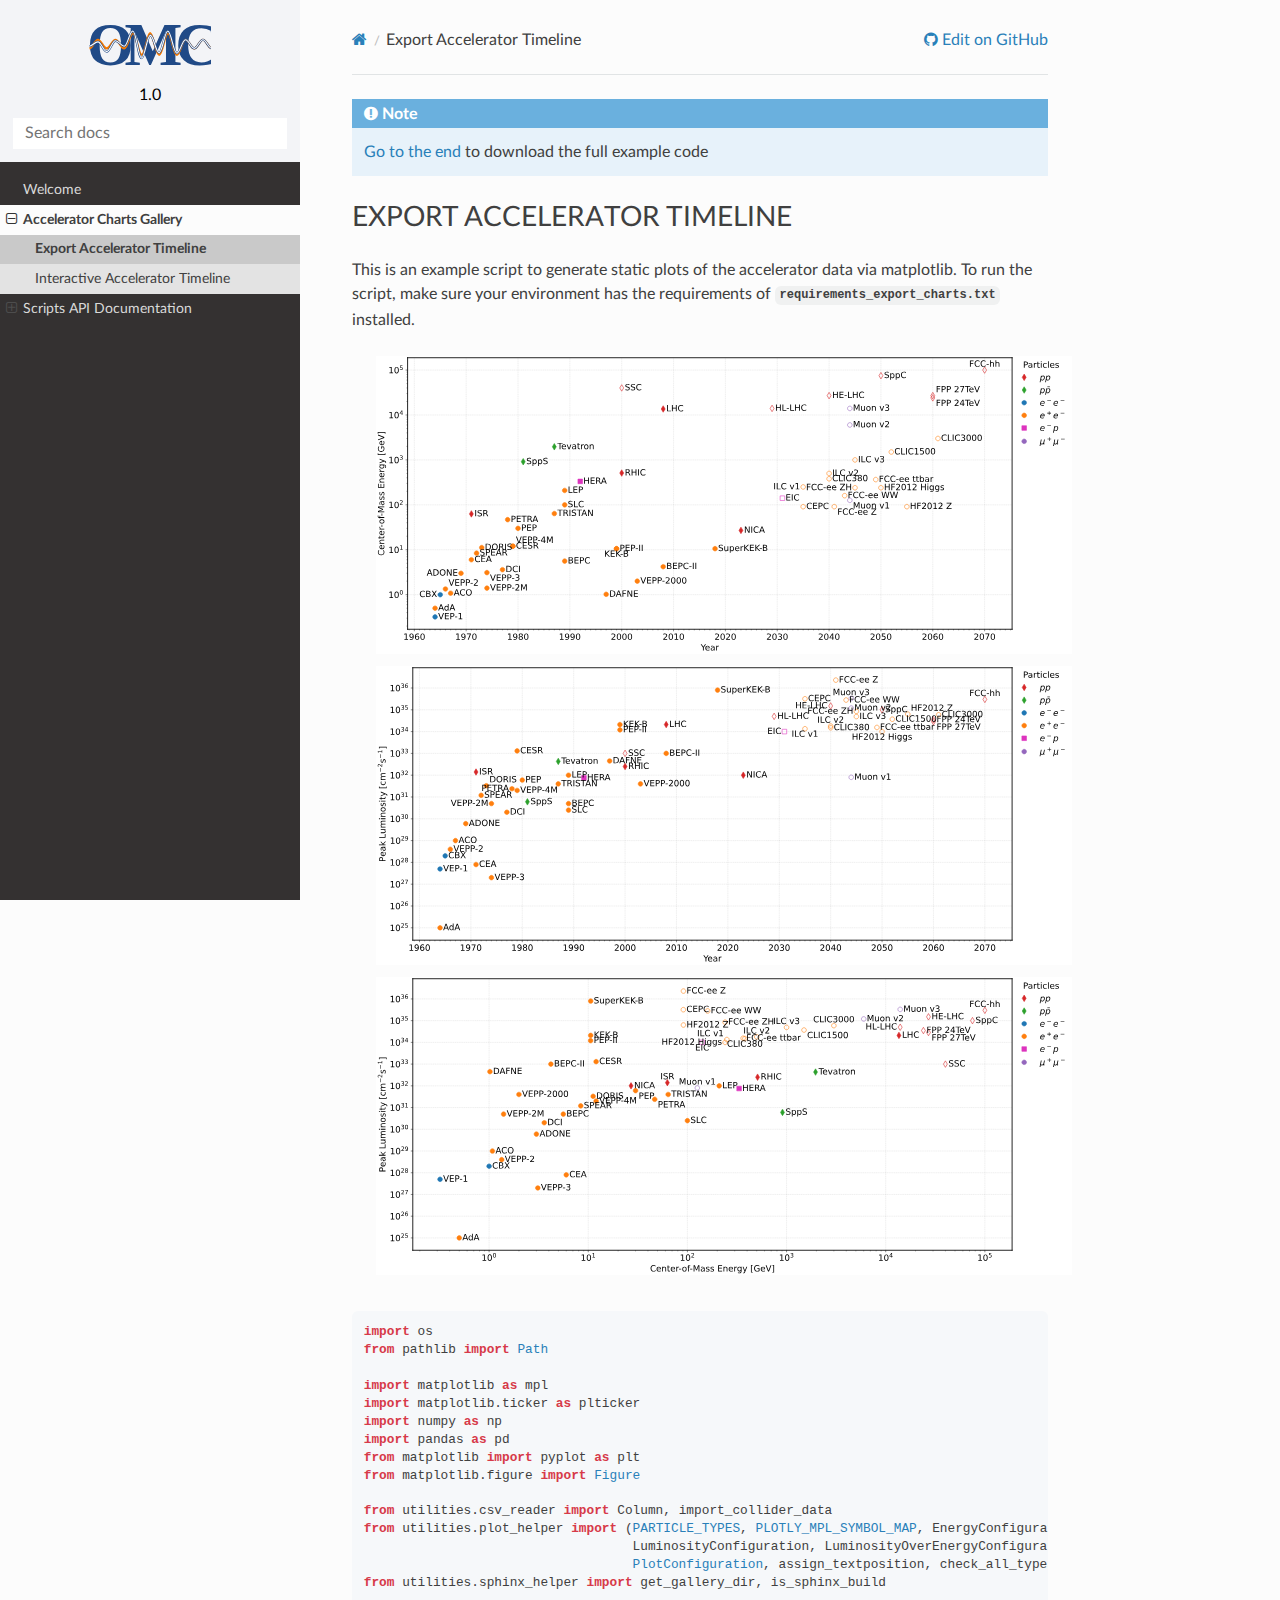
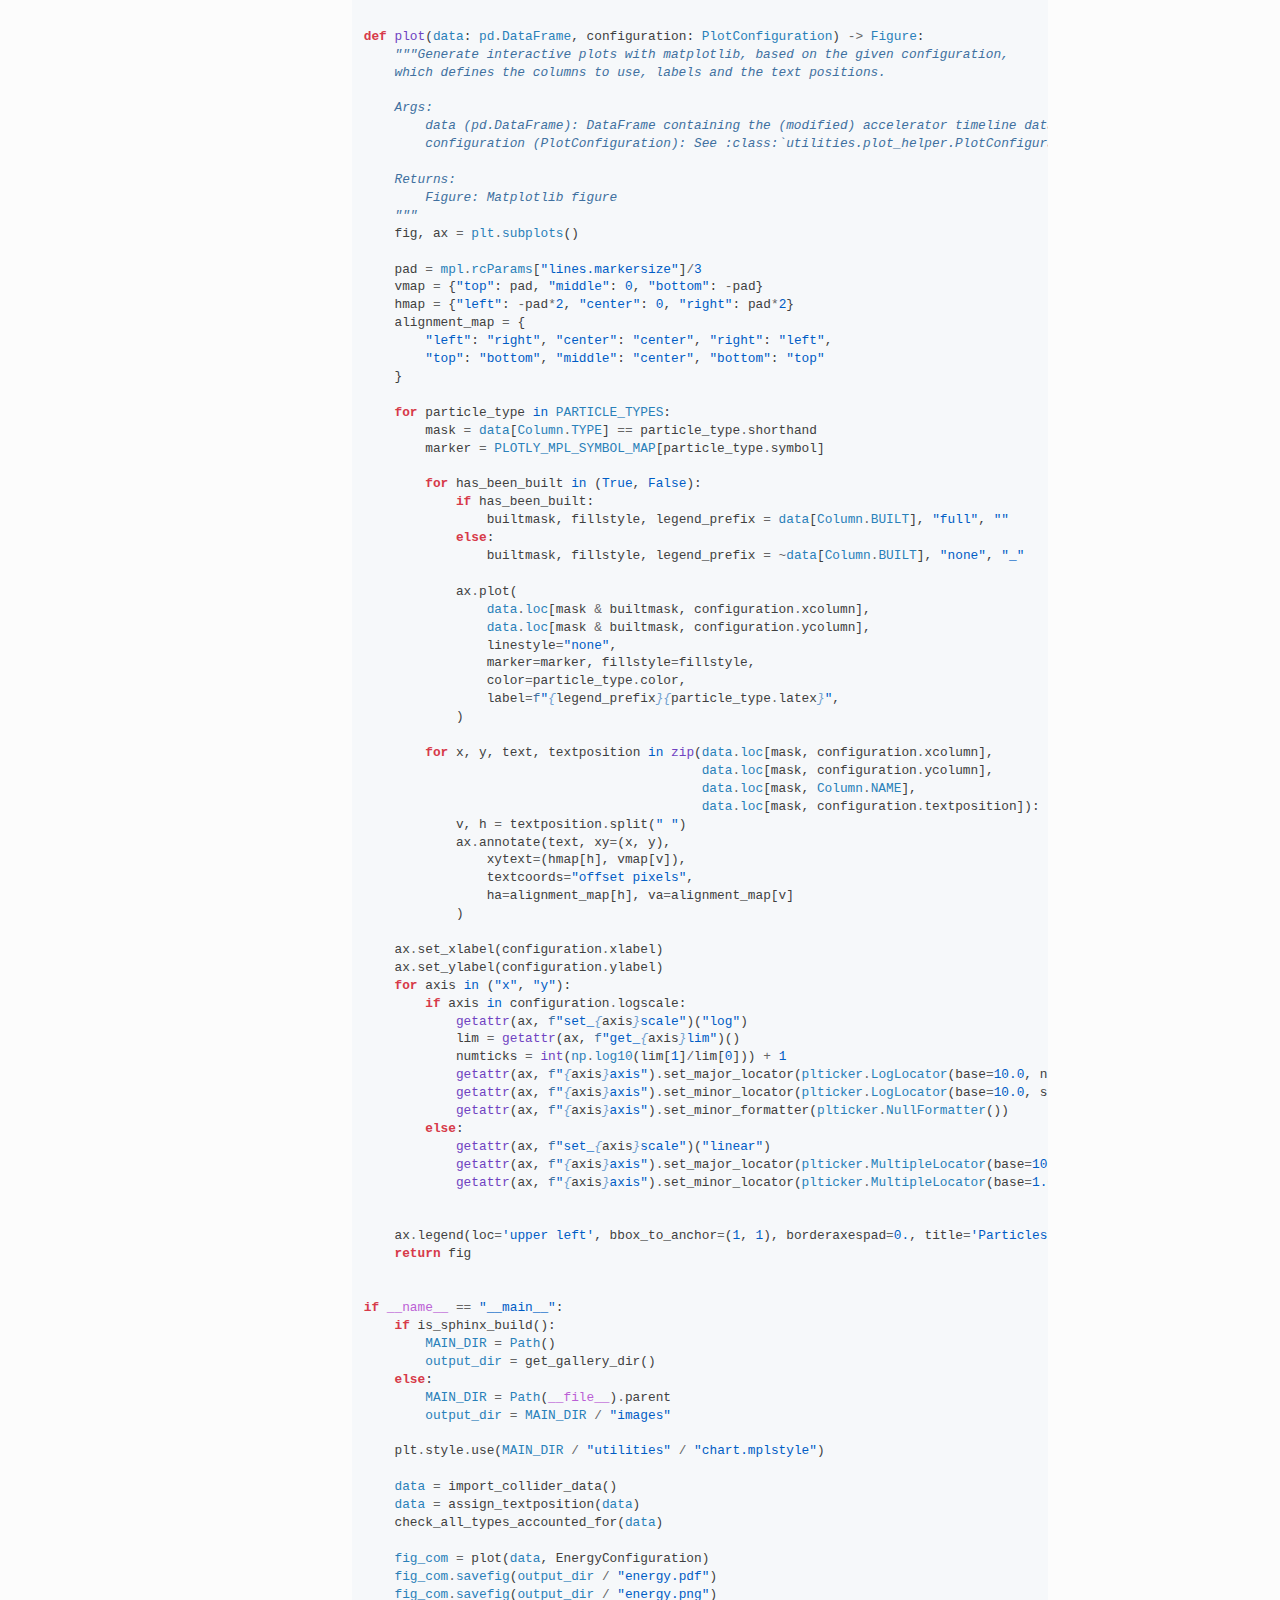
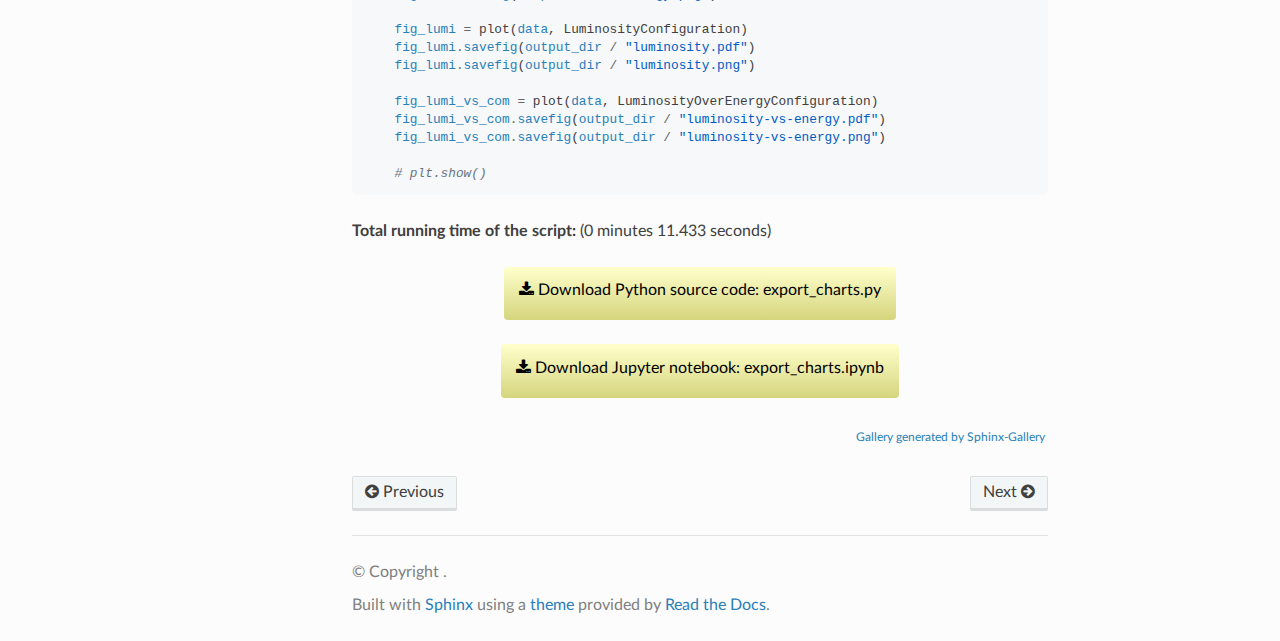
<file: gallery/export_charts.html>
<!DOCTYPE html>
<html class="writer-html5" lang="en" >
<head>
  <meta charset="utf-8" /><meta name="generator" content="Docutils 0.18.1: http://docutils.sourceforge.net/" />

  <meta name="viewport" content="width=device-width, initial-scale=1.0" />
  <title>Export Accelerator Timeline &mdash; accelerator_timeline 1.0.1 documentation</title>
      <link rel="stylesheet" href="../_static/pygments.css" type="text/css" />
      <link rel="stylesheet" href="../_static/css/theme.css" type="text/css" />
      <link rel="stylesheet" href="../_static/copybutton.css" type="text/css" />
      <link rel="stylesheet" href="../_static/plot_directive.css" type="text/css" />
      <link rel="stylesheet" href="../_static/sg_gallery.css" type="text/css" />
      <link rel="stylesheet" href="../_static/sg_gallery-binder.css" type="text/css" />
      <link rel="stylesheet" href="../_static/sg_gallery-dataframe.css" type="text/css" />
      <link rel="stylesheet" href="../_static/sg_gallery-rendered-html.css" type="text/css" />
      <link rel="stylesheet" href="../_static/css/custom.css" type="text/css" />
  <!--[if lt IE 9]>
    <script src="../_static/js/html5shiv.min.js"></script>
  <![endif]-->
  
        <script src="../_static/jquery.js?v=5d32c60e"></script>
        <script src="../_static/_sphinx_javascript_frameworks_compat.js?v=2cd50e6c"></script>
        <script src="../_static/documentation_options.js?v=292eb321"></script>
        <script src="../_static/doctools.js?v=888ff710"></script>
        <script src="../_static/sphinx_highlight.js?v=dc90522c"></script>
        <script src="../_static/clipboard.min.js?v=a7894cd8"></script>
        <script src="../_static/copybutton.js?v=f281be69"></script>
    <script src="../_static/js/theme.js"></script>
    <link rel="index" title="Index" href="../genindex.html" />
    <link rel="search" title="Search" href="../search.html" />
    <link rel="next" title="Interactive Accelerator Timeline" href="interactive_charts.html" />
    <link rel="prev" title="Welcome to the Accelerator Timeline Package" href="../index.html" /> 
</head>

<body class="wy-body-for-nav"> 
  <div class="wy-grid-for-nav">
    <nav data-toggle="wy-nav-shift" class="wy-nav-side">
      <div class="wy-side-scroll">
        <div class="wy-side-nav-search" >

          
          
          <a href="../index.html">
            
              <img src="../_static/omc_logo.svg" class="logo" alt="Logo"/>
          </a>
              <div class="version">
                1.0
              </div>
<div role="search">
  <form id="rtd-search-form" class="wy-form" action="../search.html" method="get">
    <input type="text" name="q" placeholder="Search docs" aria-label="Search docs" />
    <input type="hidden" name="check_keywords" value="yes" />
    <input type="hidden" name="area" value="default" />
  </form>
</div>
        </div><div class="wy-menu wy-menu-vertical" data-spy="affix" role="navigation" aria-label="Navigation menu">
              <ul class="current">
<li class="toctree-l1 current"><a class="current reference internal" href="#">Export Accelerator Timeline</a></li>
<li class="toctree-l1"><a class="reference internal" href="interactive_charts.html">Interactive Accelerator Timeline</a><ul>
<li class="toctree-l2"><a class="reference internal" href="interactive_charts.html#preparations">Preparations</a></li>
<li class="toctree-l2"><a class="reference internal" href="interactive_charts.html#energy-timeline">Energy Timeline</a></li>
<li class="toctree-l2"><a class="reference internal" href="interactive_charts.html#luminosity-timeline">Luminosity timeline</a></li>
<li class="toctree-l2"><a class="reference internal" href="interactive_charts.html#luminosity-vs-energy">Luminosity vs. Energy</a></li>
<li class="toctree-l2"><a class="reference internal" href="interactive_charts.html#save-plots">Save plots</a></li>
</ul>
</li>
</ul>
<ul>
<li class="toctree-l1"><a class="reference internal" href="../index.html">Welcome</a></li>
</ul>
<ul class="current">
<li class="toctree-l1 current"><a class="reference internal" href="index.html">Accelerator Charts Gallery</a><ul class="current">
<li class="toctree-l2 current"><a class="current reference internal" href="#">Export Accelerator Timeline</a></li>
<li class="toctree-l2"><a class="reference internal" href="interactive_charts.html">Interactive Accelerator Timeline</a></li>
</ul>
</li>
<li class="toctree-l1"><a class="reference internal" href="../scripts.html">Scripts API Documentation</a><ul>
<li class="toctree-l2"><a class="reference internal" href="../scripts.html#main-scripts">Main Scripts</a></li>
<li class="toctree-l2"><a class="reference internal" href="../scripts.html#utilities">Utilities</a></li>
</ul>
</li>
</ul>

        </div>
      </div>
    </nav>

    <section data-toggle="wy-nav-shift" class="wy-nav-content-wrap"><nav class="wy-nav-top" aria-label="Mobile navigation menu" >
          <i data-toggle="wy-nav-top" class="fa fa-bars"></i>
          <a href="../index.html">accelerator_timeline</a>
      </nav>

      <div class="wy-nav-content">
        <div class="rst-content">
          <div role="navigation" aria-label="Page navigation">
  <ul class="wy-breadcrumbs">
      <li><a href="../index.html" class="icon icon-home" aria-label="Home"></a></li>
      <li class="breadcrumb-item active">Export Accelerator Timeline</li>
      <li class="wy-breadcrumbs-aside">
              <!-- User defined GitHub URL -->
              <a href="https://github.com/pyLHC/accelerator_timeline" class="fa fa-github"> Edit on GitHub</a>
      </li>
  </ul>
  <hr/>
</div>
          <div role="main" class="document" itemscope="itemscope" itemtype="http://schema.org/Article">
  
  
           <div itemprop="articleBody">
             
  <div class="sphx-glr-download-link-note admonition note">
<p class="admonition-title">Note</p>
<p><a class="reference internal" href="#sphx-glr-download-gallery-export-charts-py"><span class="std std-ref">Go to the end</span></a>
to download the full example code</p>
</div>
<section class="sphx-glr-example-title" id="export-accelerator-timeline">
<span id="sphx-glr-gallery-export-charts-py"></span><h1>Export Accelerator Timeline<a class="headerlink" href="#export-accelerator-timeline" title="Link to this heading"></a></h1>
<p>This is an example script to generate static plots of the accelerator data via
matplotlib.
To run the script, make sure your environment has the requirements
of <code class="xref py py-obj docutils literal notranslate"><span class="pre">requirements_export_charts.txt</span></code> installed.</p>
<ul class="sphx-glr-horizontal">
<li><img src="../_images/sphx_glr_export_charts_001.svg" srcset="../_images/sphx_glr_export_charts_001.svg, ../_images/sphx_glr_export_charts_001_2_00x.svg 2.00x" alt="export charts" class = "sphx-glr-multi-img"/></li>
<li><img src="../_images/sphx_glr_export_charts_002.svg" srcset="../_images/sphx_glr_export_charts_002.svg, ../_images/sphx_glr_export_charts_002_2_00x.svg 2.00x" alt="export charts" class = "sphx-glr-multi-img"/></li>
<li><img src="../_images/sphx_glr_export_charts_003.svg" srcset="../_images/sphx_glr_export_charts_003.svg, ../_images/sphx_glr_export_charts_003_2_00x.svg 2.00x" alt="export charts" class = "sphx-glr-multi-img"/></li>
</ul>
<div class="highlight-default notranslate"><div class="highlight"><pre><span></span><span class="kn">import</span> <span class="nn">os</span>
<span class="kn">from</span> <span class="nn">pathlib</span> <span class="kn">import</span> <a href="https://docs.python.org/3/library/pathlib.html#pathlib.Path" title="pathlib.Path" class="sphx-glr-backref-module-pathlib sphx-glr-backref-type-py-class"><span class="n">Path</span></a>

<span class="kn">import</span> <span class="nn">matplotlib</span> <span class="k">as</span> <span class="nn">mpl</span>
<span class="kn">import</span> <span class="nn">matplotlib.ticker</span> <span class="k">as</span> <span class="nn">plticker</span>
<span class="kn">import</span> <span class="nn">numpy</span> <span class="k">as</span> <span class="nn">np</span>
<span class="kn">import</span> <span class="nn">pandas</span> <span class="k">as</span> <span class="nn">pd</span>
<span class="kn">from</span> <span class="nn">matplotlib</span> <span class="kn">import</span> <span class="n">pyplot</span> <span class="k">as</span> <span class="n">plt</span>
<span class="kn">from</span> <span class="nn">matplotlib.figure</span> <span class="kn">import</span> <a href="https://matplotlib.org/stable/api/figure_api.html#matplotlib.figure.Figure" title="matplotlib.figure.Figure" class="sphx-glr-backref-module-matplotlib-figure sphx-glr-backref-type-py-class"><span class="n">Figure</span></a>

<span class="kn">from</span> <span class="nn">utilities.csv_reader</span> <span class="kn">import</span> <span class="n">Column</span><span class="p">,</span> <span class="n">import_collider_data</span>
<span class="kn">from</span> <span class="nn">utilities.plot_helper</span> <span class="kn">import</span> <span class="p">(</span><a href="https://docs.python.org/3/library/stdtypes.html#list" title="builtins.list" class="sphx-glr-backref-module-builtins sphx-glr-backref-type-py-class sphx-glr-backref-instance"><span class="n">PARTICLE_TYPES</span></a><span class="p">,</span> <a href="https://docs.python.org/3/library/stdtypes.html#dict" title="builtins.dict" class="sphx-glr-backref-module-builtins sphx-glr-backref-type-py-class sphx-glr-backref-instance"><span class="n">PLOTLY_MPL_SYMBOL_MAP</span></a><span class="p">,</span> <span class="n">EnergyConfiguration</span><span class="p">,</span>
                                   <span class="n">LuminosityConfiguration</span><span class="p">,</span> <span class="n">LuminosityOverEnergyConfiguration</span><span class="p">,</span>
                                   <a href="https://docs.python.org/3/library/typing.html#typing.Protocol" title="typing.Protocol" class="sphx-glr-backref-module-typing sphx-glr-backref-type-py-class"><span class="n">PlotConfiguration</span></a><span class="p">,</span> <span class="n">assign_textposition</span><span class="p">,</span> <span class="n">check_all_types_accounted_for</span><span class="p">)</span>
<span class="kn">from</span> <span class="nn">utilities.sphinx_helper</span> <span class="kn">import</span> <span class="n">get_gallery_dir</span><span class="p">,</span> <span class="n">is_sphinx_build</span>


<span class="k">def</span> <span class="nf">plot</span><span class="p">(</span><a href="https://pandas.pydata.org/pandas-docs/stable/reference/api/pandas.DataFrame.html#pandas.DataFrame" title="pandas.core.frame.DataFrame" class="sphx-glr-backref-module-pandas-core-frame sphx-glr-backref-type-py-class sphx-glr-backref-instance"><span class="n">data</span></a><span class="p">:</span> <a href="https://pandas.pydata.org/pandas-docs/stable/reference/api/pandas.DataFrame.html#pandas.DataFrame" title="pandas.core.frame.DataFrame" class="sphx-glr-backref-module-pandas-core-frame sphx-glr-backref-type-py-class"><span class="n">pd</span><span class="o">.</span><span class="n">DataFrame</span></a><span class="p">,</span> <span class="n">configuration</span><span class="p">:</span> <a href="https://docs.python.org/3/library/typing.html#typing.Protocol" title="typing.Protocol" class="sphx-glr-backref-module-typing sphx-glr-backref-type-py-class"><span class="n">PlotConfiguration</span></a><span class="p">)</span> <span class="o">-&gt;</span> <a href="https://matplotlib.org/stable/api/figure_api.html#matplotlib.figure.Figure" title="matplotlib.figure.Figure" class="sphx-glr-backref-module-matplotlib-figure sphx-glr-backref-type-py-class"><span class="n">Figure</span></a><span class="p">:</span>
<span class="w">    </span><span class="sd">&quot;&quot;&quot;Generate interactive plots with matplotlib, based on the given configuration,</span>
<span class="sd">    which defines the columns to use, labels and the text positions.</span>

<span class="sd">    Args:</span>
<span class="sd">        data (pd.DataFrame): DataFrame containing the (modified) accelerator timeline data</span>
<span class="sd">        configuration (PlotConfiguration): See :class:`utilities.plot_helper.PlotConfiguration`</span>

<span class="sd">    Returns:</span>
<span class="sd">        Figure: Matplotlib figure</span>
<span class="sd">    &quot;&quot;&quot;</span>
    <span class="n">fig</span><span class="p">,</span> <span class="n">ax</span> <span class="o">=</span> <a href="https://matplotlib.org/stable/api/_as_gen/matplotlib.pyplot.subplots.html#matplotlib.pyplot.subplots" title="matplotlib.pyplot.subplots" class="sphx-glr-backref-module-matplotlib-pyplot sphx-glr-backref-type-py-function"><span class="n">plt</span><span class="o">.</span><span class="n">subplots</span></a><span class="p">()</span>

    <span class="n">pad</span> <span class="o">=</span> <a href="https://matplotlib.org/stable/api/matplotlib_configuration_api.html#matplotlib.RcParams" title="matplotlib.RcParams" class="sphx-glr-backref-module-matplotlib sphx-glr-backref-type-py-class sphx-glr-backref-instance"><span class="n">mpl</span><span class="o">.</span><span class="n">rcParams</span></a><span class="p">[</span><span class="s2">&quot;lines.markersize&quot;</span><span class="p">]</span><span class="o">/</span><span class="mi">3</span>
    <span class="n">vmap</span> <span class="o">=</span> <span class="p">{</span><span class="s2">&quot;top&quot;</span><span class="p">:</span> <span class="n">pad</span><span class="p">,</span> <span class="s2">&quot;middle&quot;</span><span class="p">:</span> <span class="mi">0</span><span class="p">,</span> <span class="s2">&quot;bottom&quot;</span><span class="p">:</span> <span class="o">-</span><span class="n">pad</span><span class="p">}</span>
    <span class="n">hmap</span> <span class="o">=</span> <span class="p">{</span><span class="s2">&quot;left&quot;</span><span class="p">:</span> <span class="o">-</span><span class="n">pad</span><span class="o">*</span><span class="mi">2</span><span class="p">,</span> <span class="s2">&quot;center&quot;</span><span class="p">:</span> <span class="mi">0</span><span class="p">,</span> <span class="s2">&quot;right&quot;</span><span class="p">:</span> <span class="n">pad</span><span class="o">*</span><span class="mi">2</span><span class="p">}</span>
    <span class="n">alignment_map</span> <span class="o">=</span> <span class="p">{</span>
        <span class="s2">&quot;left&quot;</span><span class="p">:</span> <span class="s2">&quot;right&quot;</span><span class="p">,</span> <span class="s2">&quot;center&quot;</span><span class="p">:</span> <span class="s2">&quot;center&quot;</span><span class="p">,</span> <span class="s2">&quot;right&quot;</span><span class="p">:</span> <span class="s2">&quot;left&quot;</span><span class="p">,</span>
        <span class="s2">&quot;top&quot;</span><span class="p">:</span> <span class="s2">&quot;bottom&quot;</span><span class="p">,</span> <span class="s2">&quot;middle&quot;</span><span class="p">:</span> <span class="s2">&quot;center&quot;</span><span class="p">,</span> <span class="s2">&quot;bottom&quot;</span><span class="p">:</span> <span class="s2">&quot;top&quot;</span>
    <span class="p">}</span>

    <span class="k">for</span> <span class="n">particle_type</span> <span class="ow">in</span> <a href="https://docs.python.org/3/library/stdtypes.html#list" title="builtins.list" class="sphx-glr-backref-module-builtins sphx-glr-backref-type-py-class sphx-glr-backref-instance"><span class="n">PARTICLE_TYPES</span></a><span class="p">:</span>
        <span class="n">mask</span> <span class="o">=</span> <a href="https://pandas.pydata.org/pandas-docs/stable/reference/api/pandas.DataFrame.html#pandas.DataFrame" title="pandas.core.frame.DataFrame" class="sphx-glr-backref-module-pandas-core-frame sphx-glr-backref-type-py-class sphx-glr-backref-instance"><span class="n">data</span></a><span class="p">[</span><a href="https://docs.python.org/3/library/stdtypes.html#str" title="builtins.str" class="sphx-glr-backref-module-builtins sphx-glr-backref-type-py-class sphx-glr-backref-instance"><span class="n">Column</span><span class="o">.</span><span class="n">TYPE</span></a><span class="p">]</span> <span class="o">==</span> <span class="n">particle_type</span><span class="o">.</span><span class="n">shorthand</span>
        <span class="n">marker</span> <span class="o">=</span> <a href="https://docs.python.org/3/library/stdtypes.html#dict" title="builtins.dict" class="sphx-glr-backref-module-builtins sphx-glr-backref-type-py-class sphx-glr-backref-instance"><span class="n">PLOTLY_MPL_SYMBOL_MAP</span></a><span class="p">[</span><span class="n">particle_type</span><span class="o">.</span><span class="n">symbol</span><span class="p">]</span>

        <span class="k">for</span> <span class="n">has_been_built</span> <span class="ow">in</span> <span class="p">(</span><span class="kc">True</span><span class="p">,</span> <span class="kc">False</span><span class="p">):</span>
            <span class="k">if</span> <span class="n">has_been_built</span><span class="p">:</span>
                <span class="n">builtmask</span><span class="p">,</span> <span class="n">fillstyle</span><span class="p">,</span> <span class="n">legend_prefix</span> <span class="o">=</span> <a href="https://pandas.pydata.org/pandas-docs/stable/reference/api/pandas.DataFrame.html#pandas.DataFrame" title="pandas.core.frame.DataFrame" class="sphx-glr-backref-module-pandas-core-frame sphx-glr-backref-type-py-class sphx-glr-backref-instance"><span class="n">data</span></a><span class="p">[</span><a href="https://docs.python.org/3/library/stdtypes.html#str" title="builtins.str" class="sphx-glr-backref-module-builtins sphx-glr-backref-type-py-class sphx-glr-backref-instance"><span class="n">Column</span><span class="o">.</span><span class="n">BUILT</span></a><span class="p">],</span> <span class="s2">&quot;full&quot;</span><span class="p">,</span> <span class="s2">&quot;&quot;</span>
            <span class="k">else</span><span class="p">:</span>
                <span class="n">builtmask</span><span class="p">,</span> <span class="n">fillstyle</span><span class="p">,</span> <span class="n">legend_prefix</span> <span class="o">=</span> <span class="o">~</span><a href="https://pandas.pydata.org/pandas-docs/stable/reference/api/pandas.DataFrame.html#pandas.DataFrame" title="pandas.core.frame.DataFrame" class="sphx-glr-backref-module-pandas-core-frame sphx-glr-backref-type-py-class sphx-glr-backref-instance"><span class="n">data</span></a><span class="p">[</span><a href="https://docs.python.org/3/library/stdtypes.html#str" title="builtins.str" class="sphx-glr-backref-module-builtins sphx-glr-backref-type-py-class sphx-glr-backref-instance"><span class="n">Column</span><span class="o">.</span><span class="n">BUILT</span></a><span class="p">],</span> <span class="s2">&quot;none&quot;</span><span class="p">,</span> <span class="s2">&quot;_&quot;</span>

            <span class="n">ax</span><span class="o">.</span><span class="n">plot</span><span class="p">(</span>
                <a href="https://pandas.pydata.org/pandas-docs/stable/reference/api/pandas.DataFrame.loc.html#pandas.DataFrame.loc" title="pandas.DataFrame.loc" class="sphx-glr-backref-module-pandas sphx-glr-backref-type-py-property"><span class="n">data</span><span class="o">.</span><span class="n">loc</span></a><span class="p">[</span><span class="n">mask</span> <span class="o">&amp;</span> <span class="n">builtmask</span><span class="p">,</span> <span class="n">configuration</span><span class="o">.</span><span class="n">xcolumn</span><span class="p">],</span>
                <a href="https://pandas.pydata.org/pandas-docs/stable/reference/api/pandas.DataFrame.loc.html#pandas.DataFrame.loc" title="pandas.DataFrame.loc" class="sphx-glr-backref-module-pandas sphx-glr-backref-type-py-property"><span class="n">data</span><span class="o">.</span><span class="n">loc</span></a><span class="p">[</span><span class="n">mask</span> <span class="o">&amp;</span> <span class="n">builtmask</span><span class="p">,</span> <span class="n">configuration</span><span class="o">.</span><span class="n">ycolumn</span><span class="p">],</span>
                <span class="n">linestyle</span><span class="o">=</span><span class="s2">&quot;none&quot;</span><span class="p">,</span>
                <span class="n">marker</span><span class="o">=</span><span class="n">marker</span><span class="p">,</span> <span class="n">fillstyle</span><span class="o">=</span><span class="n">fillstyle</span><span class="p">,</span>
                <span class="n">color</span><span class="o">=</span><span class="n">particle_type</span><span class="o">.</span><span class="n">color</span><span class="p">,</span>
                <span class="n">label</span><span class="o">=</span><span class="sa">f</span><span class="s2">&quot;</span><span class="si">{</span><span class="n">legend_prefix</span><span class="si">}{</span><span class="n">particle_type</span><span class="o">.</span><span class="n">latex</span><span class="si">}</span><span class="s2">&quot;</span><span class="p">,</span>
            <span class="p">)</span>

        <span class="k">for</span> <span class="n">x</span><span class="p">,</span> <span class="n">y</span><span class="p">,</span> <span class="n">text</span><span class="p">,</span> <span class="n">textposition</span> <span class="ow">in</span> <span class="nb">zip</span><span class="p">(</span><a href="https://pandas.pydata.org/pandas-docs/stable/reference/api/pandas.DataFrame.loc.html#pandas.DataFrame.loc" title="pandas.DataFrame.loc" class="sphx-glr-backref-module-pandas sphx-glr-backref-type-py-property"><span class="n">data</span><span class="o">.</span><span class="n">loc</span></a><span class="p">[</span><span class="n">mask</span><span class="p">,</span> <span class="n">configuration</span><span class="o">.</span><span class="n">xcolumn</span><span class="p">],</span>
                                            <a href="https://pandas.pydata.org/pandas-docs/stable/reference/api/pandas.DataFrame.loc.html#pandas.DataFrame.loc" title="pandas.DataFrame.loc" class="sphx-glr-backref-module-pandas sphx-glr-backref-type-py-property"><span class="n">data</span><span class="o">.</span><span class="n">loc</span></a><span class="p">[</span><span class="n">mask</span><span class="p">,</span> <span class="n">configuration</span><span class="o">.</span><span class="n">ycolumn</span><span class="p">],</span>
                                            <a href="https://pandas.pydata.org/pandas-docs/stable/reference/api/pandas.DataFrame.loc.html#pandas.DataFrame.loc" title="pandas.DataFrame.loc" class="sphx-glr-backref-module-pandas sphx-glr-backref-type-py-property"><span class="n">data</span><span class="o">.</span><span class="n">loc</span></a><span class="p">[</span><span class="n">mask</span><span class="p">,</span> <a href="https://docs.python.org/3/library/stdtypes.html#str" title="builtins.str" class="sphx-glr-backref-module-builtins sphx-glr-backref-type-py-class sphx-glr-backref-instance"><span class="n">Column</span><span class="o">.</span><span class="n">NAME</span></a><span class="p">],</span>
                                            <a href="https://pandas.pydata.org/pandas-docs/stable/reference/api/pandas.DataFrame.loc.html#pandas.DataFrame.loc" title="pandas.DataFrame.loc" class="sphx-glr-backref-module-pandas sphx-glr-backref-type-py-property"><span class="n">data</span><span class="o">.</span><span class="n">loc</span></a><span class="p">[</span><span class="n">mask</span><span class="p">,</span> <span class="n">configuration</span><span class="o">.</span><span class="n">textposition</span><span class="p">]):</span>
            <span class="n">v</span><span class="p">,</span> <span class="n">h</span> <span class="o">=</span> <span class="n">textposition</span><span class="o">.</span><span class="n">split</span><span class="p">(</span><span class="s2">&quot; &quot;</span><span class="p">)</span>
            <span class="n">ax</span><span class="o">.</span><span class="n">annotate</span><span class="p">(</span><span class="n">text</span><span class="p">,</span> <span class="n">xy</span><span class="o">=</span><span class="p">(</span><span class="n">x</span><span class="p">,</span> <span class="n">y</span><span class="p">),</span>
                <span class="n">xytext</span><span class="o">=</span><span class="p">(</span><span class="n">hmap</span><span class="p">[</span><span class="n">h</span><span class="p">],</span> <span class="n">vmap</span><span class="p">[</span><span class="n">v</span><span class="p">]),</span>
                <span class="n">textcoords</span><span class="o">=</span><span class="s2">&quot;offset pixels&quot;</span><span class="p">,</span>
                <span class="n">ha</span><span class="o">=</span><span class="n">alignment_map</span><span class="p">[</span><span class="n">h</span><span class="p">],</span> <span class="n">va</span><span class="o">=</span><span class="n">alignment_map</span><span class="p">[</span><span class="n">v</span><span class="p">]</span>
            <span class="p">)</span>

    <span class="n">ax</span><span class="o">.</span><span class="n">set_xlabel</span><span class="p">(</span><span class="n">configuration</span><span class="o">.</span><span class="n">xlabel</span><span class="p">)</span>
    <span class="n">ax</span><span class="o">.</span><span class="n">set_ylabel</span><span class="p">(</span><span class="n">configuration</span><span class="o">.</span><span class="n">ylabel</span><span class="p">)</span>
    <span class="k">for</span> <span class="n">axis</span> <span class="ow">in</span> <span class="p">(</span><span class="s2">&quot;x&quot;</span><span class="p">,</span> <span class="s2">&quot;y&quot;</span><span class="p">):</span>
        <span class="k">if</span> <span class="n">axis</span> <span class="ow">in</span> <span class="n">configuration</span><span class="o">.</span><span class="n">logscale</span><span class="p">:</span>
            <span class="nb">getattr</span><span class="p">(</span><span class="n">ax</span><span class="p">,</span> <span class="sa">f</span><span class="s2">&quot;set_</span><span class="si">{</span><span class="n">axis</span><span class="si">}</span><span class="s2">scale&quot;</span><span class="p">)(</span><span class="s2">&quot;log&quot;</span><span class="p">)</span>
            <span class="n">lim</span> <span class="o">=</span> <span class="nb">getattr</span><span class="p">(</span><span class="n">ax</span><span class="p">,</span> <span class="sa">f</span><span class="s2">&quot;get_</span><span class="si">{</span><span class="n">axis</span><span class="si">}</span><span class="s2">lim&quot;</span><span class="p">)()</span>
            <span class="n">numticks</span> <span class="o">=</span> <span class="nb">int</span><span class="p">(</span><a href="https://numpy.org/doc/stable/reference/generated/numpy.ufunc.html#numpy.ufunc" title="numpy.ufunc" class="sphx-glr-backref-module-numpy sphx-glr-backref-type-py-class sphx-glr-backref-instance"><span class="n">np</span><span class="o">.</span><span class="n">log10</span></a><span class="p">(</span><span class="n">lim</span><span class="p">[</span><span class="mi">1</span><span class="p">]</span><span class="o">/</span><span class="n">lim</span><span class="p">[</span><span class="mi">0</span><span class="p">]))</span> <span class="o">+</span> <span class="mi">1</span>
            <span class="nb">getattr</span><span class="p">(</span><span class="n">ax</span><span class="p">,</span> <span class="sa">f</span><span class="s2">&quot;</span><span class="si">{</span><span class="n">axis</span><span class="si">}</span><span class="s2">axis&quot;</span><span class="p">)</span><span class="o">.</span><span class="n">set_major_locator</span><span class="p">(</span><a href="https://matplotlib.org/stable/api/ticker_api.html#matplotlib.ticker.LogLocator" title="matplotlib.ticker.LogLocator" class="sphx-glr-backref-module-matplotlib-ticker sphx-glr-backref-type-py-class"><span class="n">plticker</span><span class="o">.</span><span class="n">LogLocator</span></a><span class="p">(</span><span class="n">base</span><span class="o">=</span><span class="mf">10.0</span><span class="p">,</span> <span class="n">numticks</span><span class="o">=</span><span class="n">numticks</span><span class="p">))</span>
            <span class="nb">getattr</span><span class="p">(</span><span class="n">ax</span><span class="p">,</span> <span class="sa">f</span><span class="s2">&quot;</span><span class="si">{</span><span class="n">axis</span><span class="si">}</span><span class="s2">axis&quot;</span><span class="p">)</span><span class="o">.</span><span class="n">set_minor_locator</span><span class="p">(</span><a href="https://matplotlib.org/stable/api/ticker_api.html#matplotlib.ticker.LogLocator" title="matplotlib.ticker.LogLocator" class="sphx-glr-backref-module-matplotlib-ticker sphx-glr-backref-type-py-class"><span class="n">plticker</span><span class="o">.</span><span class="n">LogLocator</span></a><span class="p">(</span><span class="n">base</span><span class="o">=</span><span class="mf">10.0</span><span class="p">,</span> <span class="n">subs</span><span class="o">=</span><a href="https://numpy.org/doc/stable/reference/generated/numpy.arange.html#numpy.arange" title="numpy.arange" class="sphx-glr-backref-module-numpy sphx-glr-backref-type-py-function"><span class="n">np</span><span class="o">.</span><span class="n">arange</span></a><span class="p">(</span><span class="mi">2</span><span class="p">,</span> <span class="mi">10</span><span class="p">)))</span>
            <span class="nb">getattr</span><span class="p">(</span><span class="n">ax</span><span class="p">,</span> <span class="sa">f</span><span class="s2">&quot;</span><span class="si">{</span><span class="n">axis</span><span class="si">}</span><span class="s2">axis&quot;</span><span class="p">)</span><span class="o">.</span><span class="n">set_minor_formatter</span><span class="p">(</span><a href="https://matplotlib.org/stable/api/ticker_api.html#matplotlib.ticker.NullFormatter" title="matplotlib.ticker.NullFormatter" class="sphx-glr-backref-module-matplotlib-ticker sphx-glr-backref-type-py-class"><span class="n">plticker</span><span class="o">.</span><span class="n">NullFormatter</span></a><span class="p">())</span>
        <span class="k">else</span><span class="p">:</span>
            <span class="nb">getattr</span><span class="p">(</span><span class="n">ax</span><span class="p">,</span> <span class="sa">f</span><span class="s2">&quot;set_</span><span class="si">{</span><span class="n">axis</span><span class="si">}</span><span class="s2">scale&quot;</span><span class="p">)(</span><span class="s2">&quot;linear&quot;</span><span class="p">)</span>
            <span class="nb">getattr</span><span class="p">(</span><span class="n">ax</span><span class="p">,</span> <span class="sa">f</span><span class="s2">&quot;</span><span class="si">{</span><span class="n">axis</span><span class="si">}</span><span class="s2">axis&quot;</span><span class="p">)</span><span class="o">.</span><span class="n">set_major_locator</span><span class="p">(</span><a href="https://matplotlib.org/stable/api/ticker_api.html#matplotlib.ticker.MultipleLocator" title="matplotlib.ticker.MultipleLocator" class="sphx-glr-backref-module-matplotlib-ticker sphx-glr-backref-type-py-class"><span class="n">plticker</span><span class="o">.</span><span class="n">MultipleLocator</span></a><span class="p">(</span><span class="n">base</span><span class="o">=</span><span class="mf">10.0</span><span class="p">))</span>
            <span class="nb">getattr</span><span class="p">(</span><span class="n">ax</span><span class="p">,</span> <span class="sa">f</span><span class="s2">&quot;</span><span class="si">{</span><span class="n">axis</span><span class="si">}</span><span class="s2">axis&quot;</span><span class="p">)</span><span class="o">.</span><span class="n">set_minor_locator</span><span class="p">(</span><a href="https://matplotlib.org/stable/api/ticker_api.html#matplotlib.ticker.MultipleLocator" title="matplotlib.ticker.MultipleLocator" class="sphx-glr-backref-module-matplotlib-ticker sphx-glr-backref-type-py-class"><span class="n">plticker</span><span class="o">.</span><span class="n">MultipleLocator</span></a><span class="p">(</span><span class="n">base</span><span class="o">=</span><span class="mf">1.0</span><span class="p">))</span>


    <span class="n">ax</span><span class="o">.</span><span class="n">legend</span><span class="p">(</span><span class="n">loc</span><span class="o">=</span><span class="s1">&#39;upper left&#39;</span><span class="p">,</span> <span class="n">bbox_to_anchor</span><span class="o">=</span><span class="p">(</span><span class="mi">1</span><span class="p">,</span> <span class="mi">1</span><span class="p">),</span> <span class="n">borderaxespad</span><span class="o">=</span><span class="mf">0.</span><span class="p">,</span> <span class="n">title</span><span class="o">=</span><span class="s1">&#39;Particles&#39;</span><span class="p">,</span> <span class="n">ncol</span><span class="o">=</span><span class="mi">1</span><span class="p">)</span>
    <span class="k">return</span> <span class="n">fig</span>


<span class="k">if</span> <span class="vm">__name__</span> <span class="o">==</span> <span class="s2">&quot;__main__&quot;</span><span class="p">:</span>
    <span class="k">if</span> <span class="n">is_sphinx_build</span><span class="p">():</span>
        <a href="https://docs.python.org/3/library/pathlib.html#pathlib.PosixPath" title="pathlib.PosixPath" class="sphx-glr-backref-module-pathlib sphx-glr-backref-type-py-class sphx-glr-backref-instance"><span class="n">MAIN_DIR</span></a> <span class="o">=</span> <a href="https://docs.python.org/3/library/pathlib.html#pathlib.Path" title="pathlib.Path" class="sphx-glr-backref-module-pathlib sphx-glr-backref-type-py-class"><span class="n">Path</span></a><span class="p">()</span>
        <a href="https://docs.python.org/3/library/pathlib.html#pathlib.PosixPath" title="pathlib.PosixPath" class="sphx-glr-backref-module-pathlib sphx-glr-backref-type-py-class sphx-glr-backref-instance"><span class="n">output_dir</span></a> <span class="o">=</span> <span class="n">get_gallery_dir</span><span class="p">()</span>
    <span class="k">else</span><span class="p">:</span>
        <a href="https://docs.python.org/3/library/pathlib.html#pathlib.PosixPath" title="pathlib.PosixPath" class="sphx-glr-backref-module-pathlib sphx-glr-backref-type-py-class sphx-glr-backref-instance"><span class="n">MAIN_DIR</span></a> <span class="o">=</span> <a href="https://docs.python.org/3/library/pathlib.html#pathlib.Path" title="pathlib.Path" class="sphx-glr-backref-module-pathlib sphx-glr-backref-type-py-class"><span class="n">Path</span></a><span class="p">(</span><span class="vm">__file__</span><span class="p">)</span><span class="o">.</span><span class="n">parent</span>
        <a href="https://docs.python.org/3/library/pathlib.html#pathlib.PosixPath" title="pathlib.PosixPath" class="sphx-glr-backref-module-pathlib sphx-glr-backref-type-py-class sphx-glr-backref-instance"><span class="n">output_dir</span></a> <span class="o">=</span> <a href="https://docs.python.org/3/library/pathlib.html#pathlib.PosixPath" title="pathlib.PosixPath" class="sphx-glr-backref-module-pathlib sphx-glr-backref-type-py-class sphx-glr-backref-instance"><span class="n">MAIN_DIR</span></a> <span class="o">/</span> <span class="s2">&quot;images&quot;</span>

    <span class="n">plt</span><span class="o">.</span><span class="n">style</span><span class="o">.</span><span class="n">use</span><span class="p">(</span><a href="https://docs.python.org/3/library/pathlib.html#pathlib.PosixPath" title="pathlib.PosixPath" class="sphx-glr-backref-module-pathlib sphx-glr-backref-type-py-class sphx-glr-backref-instance"><span class="n">MAIN_DIR</span></a> <span class="o">/</span> <span class="s2">&quot;utilities&quot;</span> <span class="o">/</span> <span class="s2">&quot;chart.mplstyle&quot;</span><span class="p">)</span>

    <a href="https://pandas.pydata.org/pandas-docs/stable/reference/api/pandas.DataFrame.html#pandas.DataFrame" title="pandas.core.frame.DataFrame" class="sphx-glr-backref-module-pandas-core-frame sphx-glr-backref-type-py-class sphx-glr-backref-instance"><span class="n">data</span></a> <span class="o">=</span> <span class="n">import_collider_data</span><span class="p">()</span>
    <a href="https://pandas.pydata.org/pandas-docs/stable/reference/api/pandas.DataFrame.html#pandas.DataFrame" title="pandas.core.frame.DataFrame" class="sphx-glr-backref-module-pandas-core-frame sphx-glr-backref-type-py-class sphx-glr-backref-instance"><span class="n">data</span></a> <span class="o">=</span> <span class="n">assign_textposition</span><span class="p">(</span><a href="https://pandas.pydata.org/pandas-docs/stable/reference/api/pandas.DataFrame.html#pandas.DataFrame" title="pandas.core.frame.DataFrame" class="sphx-glr-backref-module-pandas-core-frame sphx-glr-backref-type-py-class sphx-glr-backref-instance"><span class="n">data</span></a><span class="p">)</span>
    <span class="n">check_all_types_accounted_for</span><span class="p">(</span><a href="https://pandas.pydata.org/pandas-docs/stable/reference/api/pandas.DataFrame.html#pandas.DataFrame" title="pandas.core.frame.DataFrame" class="sphx-glr-backref-module-pandas-core-frame sphx-glr-backref-type-py-class sphx-glr-backref-instance"><span class="n">data</span></a><span class="p">)</span>

    <a href="https://matplotlib.org/stable/api/figure_api.html#matplotlib.figure.Figure" title="matplotlib.figure.Figure" class="sphx-glr-backref-module-matplotlib-figure sphx-glr-backref-type-py-class sphx-glr-backref-instance"><span class="n">fig_com</span></a> <span class="o">=</span> <span class="n">plot</span><span class="p">(</span><a href="https://pandas.pydata.org/pandas-docs/stable/reference/api/pandas.DataFrame.html#pandas.DataFrame" title="pandas.core.frame.DataFrame" class="sphx-glr-backref-module-pandas-core-frame sphx-glr-backref-type-py-class sphx-glr-backref-instance"><span class="n">data</span></a><span class="p">,</span> <span class="n">EnergyConfiguration</span><span class="p">)</span>
    <a href="https://matplotlib.org/stable/api/figure_api.html#matplotlib.figure.Figure.savefig" title="matplotlib.figure.Figure.savefig" class="sphx-glr-backref-module-matplotlib-figure sphx-glr-backref-type-py-method"><span class="n">fig_com</span><span class="o">.</span><span class="n">savefig</span></a><span class="p">(</span><a href="https://docs.python.org/3/library/pathlib.html#pathlib.PosixPath" title="pathlib.PosixPath" class="sphx-glr-backref-module-pathlib sphx-glr-backref-type-py-class sphx-glr-backref-instance"><span class="n">output_dir</span></a> <span class="o">/</span> <span class="s2">&quot;energy.pdf&quot;</span><span class="p">)</span>
    <a href="https://matplotlib.org/stable/api/figure_api.html#matplotlib.figure.Figure.savefig" title="matplotlib.figure.Figure.savefig" class="sphx-glr-backref-module-matplotlib-figure sphx-glr-backref-type-py-method"><span class="n">fig_com</span><span class="o">.</span><span class="n">savefig</span></a><span class="p">(</span><a href="https://docs.python.org/3/library/pathlib.html#pathlib.PosixPath" title="pathlib.PosixPath" class="sphx-glr-backref-module-pathlib sphx-glr-backref-type-py-class sphx-glr-backref-instance"><span class="n">output_dir</span></a> <span class="o">/</span> <span class="s2">&quot;energy.png&quot;</span><span class="p">)</span>

    <a href="https://matplotlib.org/stable/api/figure_api.html#matplotlib.figure.Figure" title="matplotlib.figure.Figure" class="sphx-glr-backref-module-matplotlib-figure sphx-glr-backref-type-py-class sphx-glr-backref-instance"><span class="n">fig_lumi</span></a> <span class="o">=</span> <span class="n">plot</span><span class="p">(</span><a href="https://pandas.pydata.org/pandas-docs/stable/reference/api/pandas.DataFrame.html#pandas.DataFrame" title="pandas.core.frame.DataFrame" class="sphx-glr-backref-module-pandas-core-frame sphx-glr-backref-type-py-class sphx-glr-backref-instance"><span class="n">data</span></a><span class="p">,</span> <span class="n">LuminosityConfiguration</span><span class="p">)</span>
    <a href="https://matplotlib.org/stable/api/figure_api.html#matplotlib.figure.Figure.savefig" title="matplotlib.figure.Figure.savefig" class="sphx-glr-backref-module-matplotlib-figure sphx-glr-backref-type-py-method"><span class="n">fig_lumi</span><span class="o">.</span><span class="n">savefig</span></a><span class="p">(</span><a href="https://docs.python.org/3/library/pathlib.html#pathlib.PosixPath" title="pathlib.PosixPath" class="sphx-glr-backref-module-pathlib sphx-glr-backref-type-py-class sphx-glr-backref-instance"><span class="n">output_dir</span></a> <span class="o">/</span> <span class="s2">&quot;luminosity.pdf&quot;</span><span class="p">)</span>
    <a href="https://matplotlib.org/stable/api/figure_api.html#matplotlib.figure.Figure.savefig" title="matplotlib.figure.Figure.savefig" class="sphx-glr-backref-module-matplotlib-figure sphx-glr-backref-type-py-method"><span class="n">fig_lumi</span><span class="o">.</span><span class="n">savefig</span></a><span class="p">(</span><a href="https://docs.python.org/3/library/pathlib.html#pathlib.PosixPath" title="pathlib.PosixPath" class="sphx-glr-backref-module-pathlib sphx-glr-backref-type-py-class sphx-glr-backref-instance"><span class="n">output_dir</span></a> <span class="o">/</span> <span class="s2">&quot;luminosity.png&quot;</span><span class="p">)</span>

    <a href="https://matplotlib.org/stable/api/figure_api.html#matplotlib.figure.Figure" title="matplotlib.figure.Figure" class="sphx-glr-backref-module-matplotlib-figure sphx-glr-backref-type-py-class sphx-glr-backref-instance"><span class="n">fig_lumi_vs_com</span></a> <span class="o">=</span> <span class="n">plot</span><span class="p">(</span><a href="https://pandas.pydata.org/pandas-docs/stable/reference/api/pandas.DataFrame.html#pandas.DataFrame" title="pandas.core.frame.DataFrame" class="sphx-glr-backref-module-pandas-core-frame sphx-glr-backref-type-py-class sphx-glr-backref-instance"><span class="n">data</span></a><span class="p">,</span> <span class="n">LuminosityOverEnergyConfiguration</span><span class="p">)</span>
    <a href="https://matplotlib.org/stable/api/figure_api.html#matplotlib.figure.Figure.savefig" title="matplotlib.figure.Figure.savefig" class="sphx-glr-backref-module-matplotlib-figure sphx-glr-backref-type-py-method"><span class="n">fig_lumi_vs_com</span><span class="o">.</span><span class="n">savefig</span></a><span class="p">(</span><a href="https://docs.python.org/3/library/pathlib.html#pathlib.PosixPath" title="pathlib.PosixPath" class="sphx-glr-backref-module-pathlib sphx-glr-backref-type-py-class sphx-glr-backref-instance"><span class="n">output_dir</span></a> <span class="o">/</span> <span class="s2">&quot;luminosity-vs-energy.pdf&quot;</span><span class="p">)</span>
    <a href="https://matplotlib.org/stable/api/figure_api.html#matplotlib.figure.Figure.savefig" title="matplotlib.figure.Figure.savefig" class="sphx-glr-backref-module-matplotlib-figure sphx-glr-backref-type-py-method"><span class="n">fig_lumi_vs_com</span><span class="o">.</span><span class="n">savefig</span></a><span class="p">(</span><a href="https://docs.python.org/3/library/pathlib.html#pathlib.PosixPath" title="pathlib.PosixPath" class="sphx-glr-backref-module-pathlib sphx-glr-backref-type-py-class sphx-glr-backref-instance"><span class="n">output_dir</span></a> <span class="o">/</span> <span class="s2">&quot;luminosity-vs-energy.png&quot;</span><span class="p">)</span>

    <span class="c1"># plt.show()</span>
</pre></div>
</div>
<p class="sphx-glr-timing"><strong>Total running time of the script:</strong> (0 minutes 11.433 seconds)</p>
<div class="sphx-glr-footer sphx-glr-footer-example docutils container" id="sphx-glr-download-gallery-export-charts-py">
<div class="sphx-glr-download sphx-glr-download-python docutils container">
<p><a class="reference download internal" download="" href="../_downloads/a3e0be0bf8d99a8bc1746d8344c38a82/export_charts.py"><code class="xref download docutils literal notranslate"><span class="pre">Download</span> <span class="pre">Python</span> <span class="pre">source</span> <span class="pre">code:</span> <span class="pre">export_charts.py</span></code></a></p>
</div>
<div class="sphx-glr-download sphx-glr-download-jupyter docutils container">
<p><a class="reference download internal" download="" href="../_downloads/464b65b24fdedc416eded46199f2935d/export_charts.ipynb"><code class="xref download docutils literal notranslate"><span class="pre">Download</span> <span class="pre">Jupyter</span> <span class="pre">notebook:</span> <span class="pre">export_charts.ipynb</span></code></a></p>
</div>
</div>
<p class="sphx-glr-signature"><a class="reference external" href="https://sphinx-gallery.github.io">Gallery generated by Sphinx-Gallery</a></p>
</section>


           </div>
          </div>

          <footer><div class="rst-footer-buttons" role="navigation" aria-label="Footer">
        <a href="../index.html" class="btn btn-neutral float-left" title="Welcome to the Accelerator Timeline Package" accesskey="p" rel="prev"><span class="fa fa-arrow-circle-left" aria-hidden="true"></span> Previous</a>
        <a href="interactive_charts.html" class="btn btn-neutral float-right" title="Interactive Accelerator Timeline" accesskey="n" rel="next">Next <span class="fa fa-arrow-circle-right" aria-hidden="true"></span></a>
    </div>

  <hr/>

  <div role="contentinfo">
    <p>&#169; Copyright .</p>
  </div>

  Built with <a href="https://www.sphinx-doc.org/">Sphinx</a> using a
    <a href="https://github.com/readthedocs/sphinx_rtd_theme">theme</a>
    provided by <a href="https://readthedocs.org">Read the Docs</a>.
   

</footer>
        </div>
      </div>
    </section>
  </div>
  <script>
      jQuery(function () {
          SphinxRtdTheme.Navigation.enable(true);
      });
  </script> 

</body>
</html>
</file>
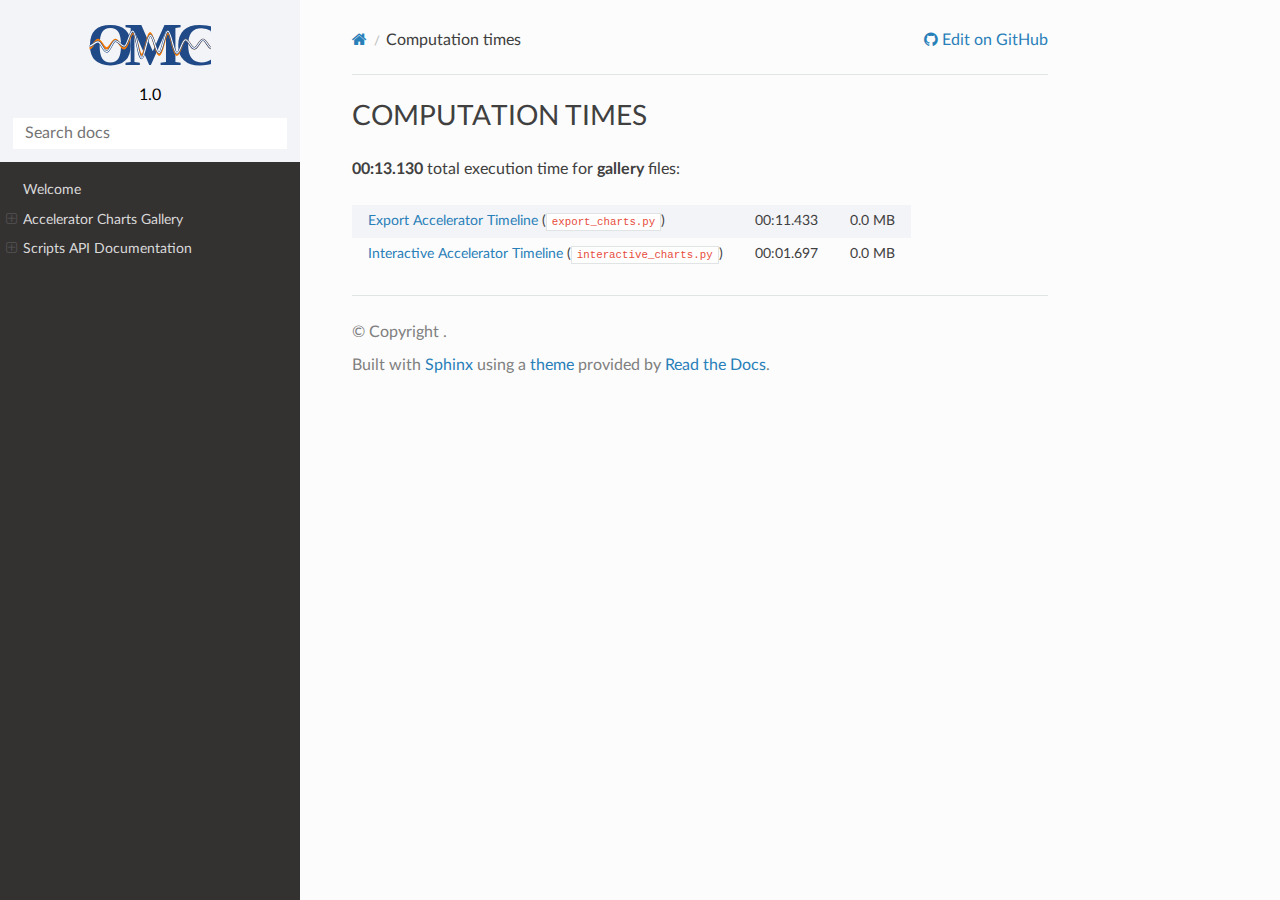
<file: gallery/sg_execution_times.html>
<!DOCTYPE html>
<html class="writer-html5" lang="en" >
<head>
  <meta charset="utf-8" /><meta name="generator" content="Docutils 0.18.1: http://docutils.sourceforge.net/" />

  <meta name="viewport" content="width=device-width, initial-scale=1.0" />
  <title>Computation times &mdash; accelerator_timeline 1.0.1 documentation</title>
      <link rel="stylesheet" href="../_static/pygments.css" type="text/css" />
      <link rel="stylesheet" href="../_static/css/theme.css" type="text/css" />
      <link rel="stylesheet" href="../_static/copybutton.css" type="text/css" />
      <link rel="stylesheet" href="../_static/plot_directive.css" type="text/css" />
      <link rel="stylesheet" href="../_static/sg_gallery.css" type="text/css" />
      <link rel="stylesheet" href="../_static/sg_gallery-binder.css" type="text/css" />
      <link rel="stylesheet" href="../_static/sg_gallery-dataframe.css" type="text/css" />
      <link rel="stylesheet" href="../_static/sg_gallery-rendered-html.css" type="text/css" />
      <link rel="stylesheet" href="../_static/css/custom.css" type="text/css" />
  <!--[if lt IE 9]>
    <script src="../_static/js/html5shiv.min.js"></script>
  <![endif]-->
  
        <script src="../_static/jquery.js?v=5d32c60e"></script>
        <script src="../_static/_sphinx_javascript_frameworks_compat.js?v=2cd50e6c"></script>
        <script src="../_static/documentation_options.js?v=292eb321"></script>
        <script src="../_static/doctools.js?v=888ff710"></script>
        <script src="../_static/sphinx_highlight.js?v=dc90522c"></script>
        <script src="../_static/clipboard.min.js?v=a7894cd8"></script>
        <script src="../_static/copybutton.js?v=f281be69"></script>
    <script src="../_static/js/theme.js"></script>
    <link rel="index" title="Index" href="../genindex.html" />
    <link rel="search" title="Search" href="../search.html" /> 
</head>

<body class="wy-body-for-nav"> 
  <div class="wy-grid-for-nav">
    <nav data-toggle="wy-nav-shift" class="wy-nav-side">
      <div class="wy-side-scroll">
        <div class="wy-side-nav-search" >

          
          
          <a href="../index.html">
            
              <img src="../_static/omc_logo.svg" class="logo" alt="Logo"/>
          </a>
              <div class="version">
                1.0
              </div>
<div role="search">
  <form id="rtd-search-form" class="wy-form" action="../search.html" method="get">
    <input type="text" name="q" placeholder="Search docs" aria-label="Search docs" />
    <input type="hidden" name="check_keywords" value="yes" />
    <input type="hidden" name="area" value="default" />
  </form>
</div>
        </div><div class="wy-menu wy-menu-vertical" data-spy="affix" role="navigation" aria-label="Navigation menu">
              <ul>
<li class="toctree-l1"><a class="reference internal" href="export_charts.html">Export Accelerator Timeline</a></li>
<li class="toctree-l1"><a class="reference internal" href="interactive_charts.html">Interactive Accelerator Timeline</a><ul>
<li class="toctree-l2"><a class="reference internal" href="interactive_charts.html#preparations">Preparations</a></li>
<li class="toctree-l2"><a class="reference internal" href="interactive_charts.html#energy-timeline">Energy Timeline</a></li>
<li class="toctree-l2"><a class="reference internal" href="interactive_charts.html#luminosity-timeline">Luminosity timeline</a></li>
<li class="toctree-l2"><a class="reference internal" href="interactive_charts.html#luminosity-vs-energy">Luminosity vs. Energy</a></li>
<li class="toctree-l2"><a class="reference internal" href="interactive_charts.html#save-plots">Save plots</a></li>
</ul>
</li>
</ul>
<ul>
<li class="toctree-l1"><a class="reference internal" href="../index.html">Welcome</a></li>
</ul>
<ul>
<li class="toctree-l1"><a class="reference internal" href="index.html">Accelerator Charts Gallery</a><ul>
<li class="toctree-l2"><a class="reference internal" href="export_charts.html">Export Accelerator Timeline</a></li>
<li class="toctree-l2"><a class="reference internal" href="interactive_charts.html">Interactive Accelerator Timeline</a></li>
</ul>
</li>
<li class="toctree-l1"><a class="reference internal" href="../scripts.html">Scripts API Documentation</a><ul>
<li class="toctree-l2"><a class="reference internal" href="../scripts.html#main-scripts">Main Scripts</a></li>
<li class="toctree-l2"><a class="reference internal" href="../scripts.html#utilities">Utilities</a></li>
</ul>
</li>
</ul>

        </div>
      </div>
    </nav>

    <section data-toggle="wy-nav-shift" class="wy-nav-content-wrap"><nav class="wy-nav-top" aria-label="Mobile navigation menu" >
          <i data-toggle="wy-nav-top" class="fa fa-bars"></i>
          <a href="../index.html">accelerator_timeline</a>
      </nav>

      <div class="wy-nav-content">
        <div class="rst-content">
          <div role="navigation" aria-label="Page navigation">
  <ul class="wy-breadcrumbs">
      <li><a href="../index.html" class="icon icon-home" aria-label="Home"></a></li>
      <li class="breadcrumb-item active">Computation times</li>
      <li class="wy-breadcrumbs-aside">
              <!-- User defined GitHub URL -->
              <a href="https://github.com/pyLHC/accelerator_timeline" class="fa fa-github"> Edit on GitHub</a>
      </li>
  </ul>
  <hr/>
</div>
          <div role="main" class="document" itemscope="itemscope" itemtype="http://schema.org/Article">
  
  
           <div itemprop="articleBody">
             
  <section id="computation-times">
<span id="sphx-glr-gallery-sg-execution-times"></span><h1>Computation times<a class="headerlink" href="#computation-times" title="Link to this heading"></a></h1>
<p><strong>00:13.130</strong> total execution time for <strong>gallery</strong> files:</p>
<table class="docutils align-default">
<tbody>
<tr class="row-odd"><td><p><a class="reference internal" href="export_charts.html#sphx-glr-gallery-export-charts-py"><span class="std std-ref">Export Accelerator Timeline</span></a> (<code class="docutils literal notranslate"><span class="pre">export_charts.py</span></code>)</p></td>
<td><p>00:11.433</p></td>
<td><p>0.0 MB</p></td>
</tr>
<tr class="row-even"><td><p><a class="reference internal" href="interactive_charts.html#sphx-glr-gallery-interactive-charts-py"><span class="std std-ref">Interactive Accelerator Timeline</span></a> (<code class="docutils literal notranslate"><span class="pre">interactive_charts.py</span></code>)</p></td>
<td><p>00:01.697</p></td>
<td><p>0.0 MB</p></td>
</tr>
</tbody>
</table>
</section>


           </div>
          </div>

          <footer>

  <hr/>

  <div role="contentinfo">
    <p>&#169; Copyright .</p>
  </div>

  Built with <a href="https://www.sphinx-doc.org/">Sphinx</a> using a
    <a href="https://github.com/readthedocs/sphinx_rtd_theme">theme</a>
    provided by <a href="https://readthedocs.org">Read the Docs</a>.
   

</footer>
        </div>
      </div>
    </section>
  </div>
  <script>
      jQuery(function () {
          SphinxRtdTheme.Navigation.enable(true);
      });
  </script> 

</body>
</html>
</file>
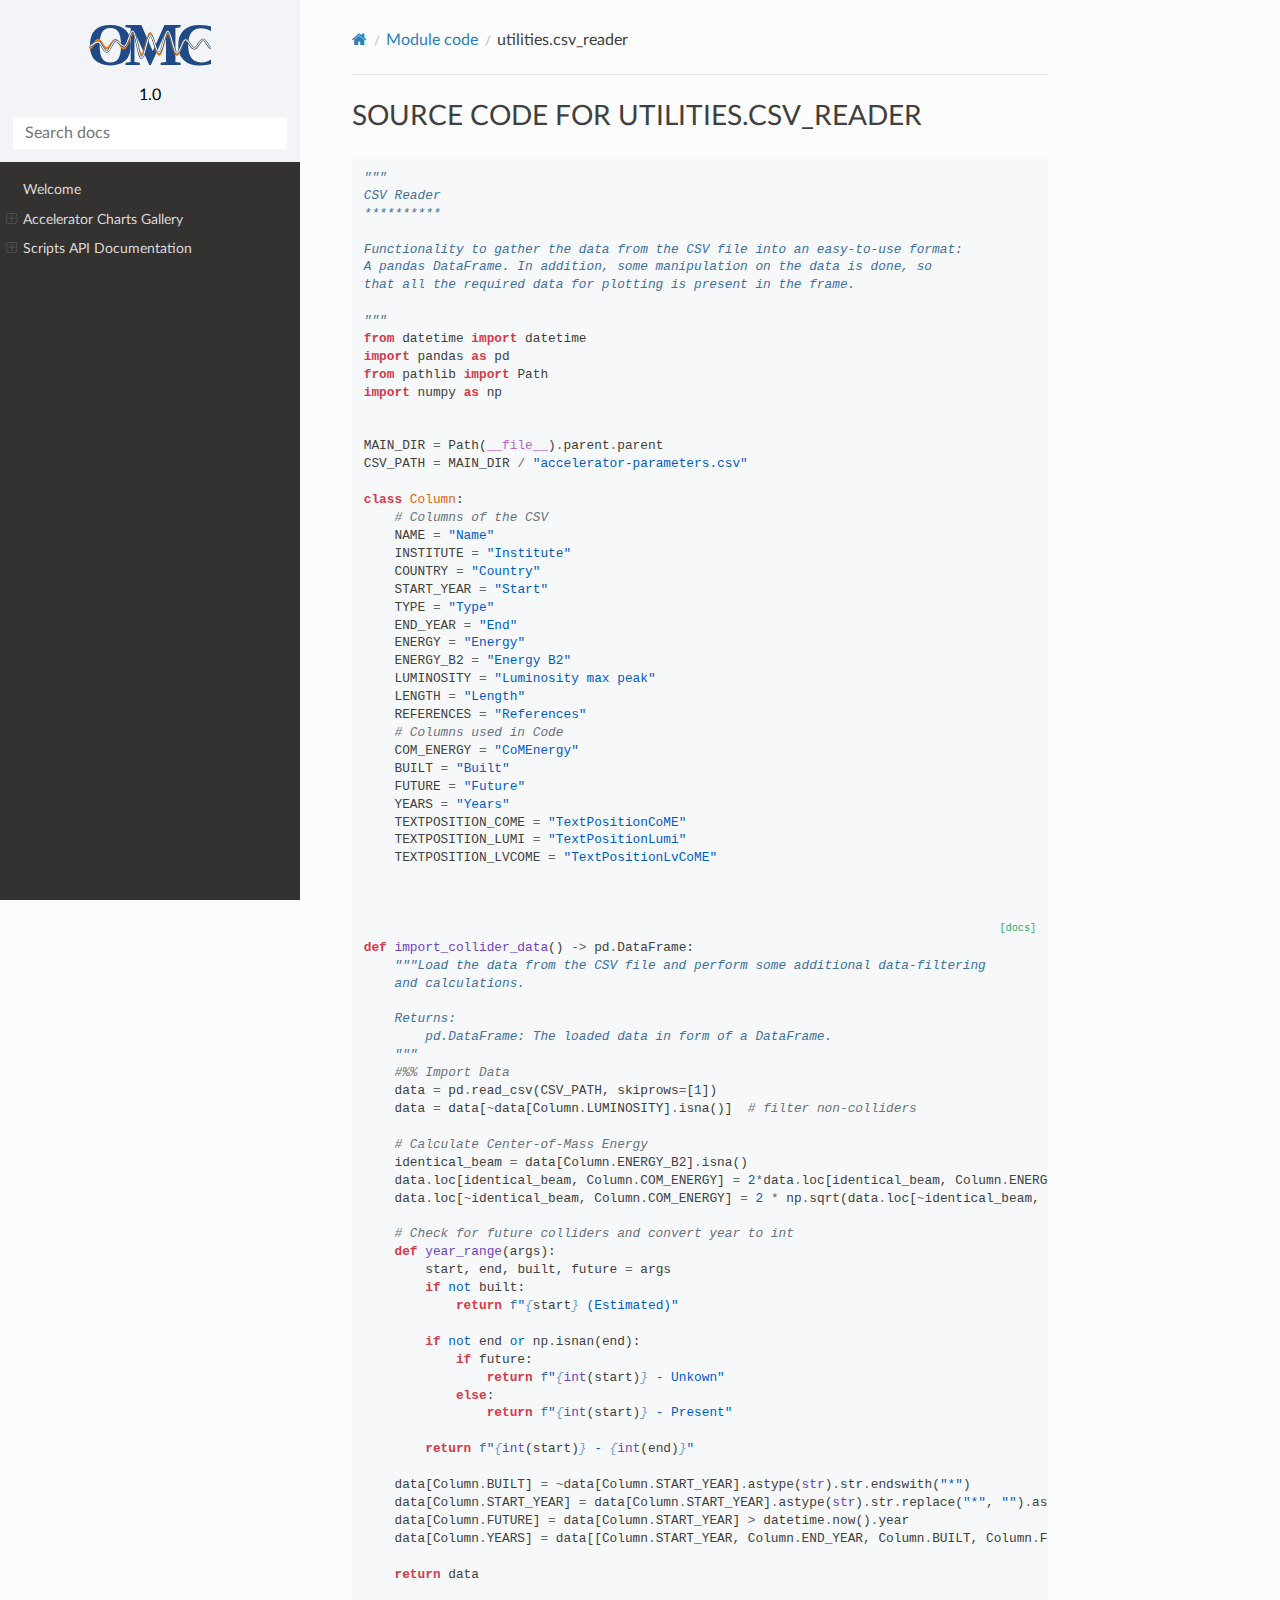
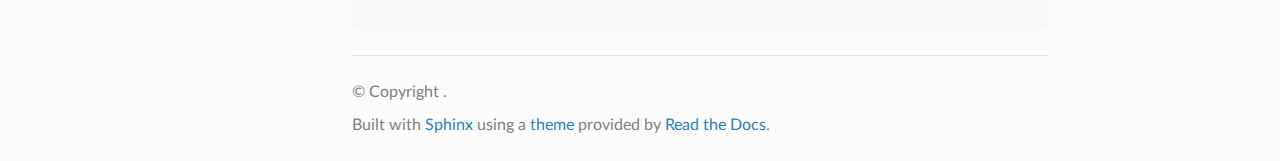
<file: _modules/utilities/csv_reader.html>
<!DOCTYPE html>
<html class="writer-html5" lang="en" >
<head>
  <meta charset="utf-8" />
  <meta name="viewport" content="width=device-width, initial-scale=1.0" />
  <title>utilities.csv_reader &mdash; accelerator_timeline 1.0.1 documentation</title>
      <link rel="stylesheet" href="../../_static/pygments.css" type="text/css" />
      <link rel="stylesheet" href="../../_static/css/theme.css" type="text/css" />
      <link rel="stylesheet" href="../../_static/copybutton.css" type="text/css" />
      <link rel="stylesheet" href="../../_static/plot_directive.css" type="text/css" />
      <link rel="stylesheet" href="../../_static/sg_gallery.css" type="text/css" />
      <link rel="stylesheet" href="../../_static/sg_gallery-binder.css" type="text/css" />
      <link rel="stylesheet" href="../../_static/sg_gallery-dataframe.css" type="text/css" />
      <link rel="stylesheet" href="../../_static/sg_gallery-rendered-html.css" type="text/css" />
      <link rel="stylesheet" href="../../_static/css/custom.css" type="text/css" />
  <!--[if lt IE 9]>
    <script src="../../_static/js/html5shiv.min.js"></script>
  <![endif]-->
  
        <script src="../../_static/jquery.js?v=5d32c60e"></script>
        <script src="../../_static/_sphinx_javascript_frameworks_compat.js?v=2cd50e6c"></script>
        <script src="../../_static/documentation_options.js?v=292eb321"></script>
        <script src="../../_static/doctools.js?v=888ff710"></script>
        <script src="../../_static/sphinx_highlight.js?v=dc90522c"></script>
        <script src="../../_static/clipboard.min.js?v=a7894cd8"></script>
        <script src="../../_static/copybutton.js?v=f281be69"></script>
    <script src="../../_static/js/theme.js"></script>
    <link rel="index" title="Index" href="../../genindex.html" />
    <link rel="search" title="Search" href="../../search.html" /> 
</head>

<body class="wy-body-for-nav"> 
  <div class="wy-grid-for-nav">
    <nav data-toggle="wy-nav-shift" class="wy-nav-side">
      <div class="wy-side-scroll">
        <div class="wy-side-nav-search" >

          
          
          <a href="../../index.html">
            
              <img src="../../_static/omc_logo.svg" class="logo" alt="Logo"/>
          </a>
              <div class="version">
                1.0
              </div>
<div role="search">
  <form id="rtd-search-form" class="wy-form" action="../../search.html" method="get">
    <input type="text" name="q" placeholder="Search docs" aria-label="Search docs" />
    <input type="hidden" name="check_keywords" value="yes" />
    <input type="hidden" name="area" value="default" />
  </form>
</div>
        </div><div class="wy-menu wy-menu-vertical" data-spy="affix" role="navigation" aria-label="Navigation menu">
              <ul>
<li class="toctree-l1"><a class="reference internal" href="../../gallery/export_charts.html">Export Accelerator Timeline</a></li>
<li class="toctree-l1"><a class="reference internal" href="../../gallery/interactive_charts.html">Interactive Accelerator Timeline</a><ul>
<li class="toctree-l2"><a class="reference internal" href="../../gallery/interactive_charts.html#preparations">Preparations</a></li>
<li class="toctree-l2"><a class="reference internal" href="../../gallery/interactive_charts.html#energy-timeline">Energy Timeline</a></li>
<li class="toctree-l2"><a class="reference internal" href="../../gallery/interactive_charts.html#luminosity-timeline">Luminosity timeline</a></li>
<li class="toctree-l2"><a class="reference internal" href="../../gallery/interactive_charts.html#luminosity-vs-energy">Luminosity vs. Energy</a></li>
<li class="toctree-l2"><a class="reference internal" href="../../gallery/interactive_charts.html#save-plots">Save plots</a></li>
</ul>
</li>
</ul>
<ul>
<li class="toctree-l1"><a class="reference internal" href="../../index.html">Welcome</a></li>
</ul>
<ul>
<li class="toctree-l1"><a class="reference internal" href="../../gallery/index.html">Accelerator Charts Gallery</a><ul>
<li class="toctree-l2"><a class="reference internal" href="../../gallery/export_charts.html">Export Accelerator Timeline</a></li>
<li class="toctree-l2"><a class="reference internal" href="../../gallery/interactive_charts.html">Interactive Accelerator Timeline</a></li>
</ul>
</li>
<li class="toctree-l1"><a class="reference internal" href="../../scripts.html">Scripts API Documentation</a><ul>
<li class="toctree-l2"><a class="reference internal" href="../../scripts.html#main-scripts">Main Scripts</a></li>
<li class="toctree-l2"><a class="reference internal" href="../../scripts.html#utilities">Utilities</a></li>
</ul>
</li>
</ul>

        </div>
      </div>
    </nav>

    <section data-toggle="wy-nav-shift" class="wy-nav-content-wrap"><nav class="wy-nav-top" aria-label="Mobile navigation menu" >
          <i data-toggle="wy-nav-top" class="fa fa-bars"></i>
          <a href="../../index.html">accelerator_timeline</a>
      </nav>

      <div class="wy-nav-content">
        <div class="rst-content">
          <div role="navigation" aria-label="Page navigation">
  <ul class="wy-breadcrumbs">
      <li><a href="../../index.html" class="icon icon-home" aria-label="Home"></a></li>
          <li class="breadcrumb-item"><a href="../index.html">Module code</a></li>
      <li class="breadcrumb-item active">utilities.csv_reader</li>
      <li class="wy-breadcrumbs-aside">
      </li>
  </ul>
  <hr/>
</div>
          <div role="main" class="document" itemscope="itemscope" itemtype="http://schema.org/Article">
  
  
           <div itemprop="articleBody">
             
  <h1>Source code for utilities.csv_reader</h1><div class="highlight"><pre>
<span></span><span class="sd">&quot;&quot;&quot; </span>
<span class="sd">CSV Reader</span>
<span class="sd">**********</span>

<span class="sd">Functionality to gather the data from the CSV file into an easy-to-use format:</span>
<span class="sd">A pandas DataFrame. In addition, some manipulation on the data is done, so </span>
<span class="sd">that all the required data for plotting is present in the frame.</span>

<span class="sd">&quot;&quot;&quot;</span>
<span class="kn">from</span> <span class="nn">datetime</span> <span class="kn">import</span> <span class="n">datetime</span>
<span class="kn">import</span> <span class="nn">pandas</span> <span class="k">as</span> <span class="nn">pd</span>
<span class="kn">from</span> <span class="nn">pathlib</span> <span class="kn">import</span> <span class="n">Path</span>
<span class="kn">import</span> <span class="nn">numpy</span> <span class="k">as</span> <span class="nn">np</span>


<span class="n">MAIN_DIR</span> <span class="o">=</span> <span class="n">Path</span><span class="p">(</span><span class="vm">__file__</span><span class="p">)</span><span class="o">.</span><span class="n">parent</span><span class="o">.</span><span class="n">parent</span>
<span class="n">CSV_PATH</span> <span class="o">=</span> <span class="n">MAIN_DIR</span> <span class="o">/</span> <span class="s2">&quot;accelerator-parameters.csv&quot;</span>

<span class="k">class</span> <span class="nc">Column</span><span class="p">:</span>
    <span class="c1"># Columns of the CSV</span>
    <span class="n">NAME</span> <span class="o">=</span> <span class="s2">&quot;Name&quot;</span>
    <span class="n">INSTITUTE</span> <span class="o">=</span> <span class="s2">&quot;Institute&quot;</span>
    <span class="n">COUNTRY</span> <span class="o">=</span> <span class="s2">&quot;Country&quot;</span>
    <span class="n">START_YEAR</span> <span class="o">=</span> <span class="s2">&quot;Start&quot;</span>
    <span class="n">TYPE</span> <span class="o">=</span> <span class="s2">&quot;Type&quot;</span>
    <span class="n">END_YEAR</span> <span class="o">=</span> <span class="s2">&quot;End&quot;</span>
    <span class="n">ENERGY</span> <span class="o">=</span> <span class="s2">&quot;Energy&quot;</span>
    <span class="n">ENERGY_B2</span> <span class="o">=</span> <span class="s2">&quot;Energy B2&quot;</span>
    <span class="n">LUMINOSITY</span> <span class="o">=</span> <span class="s2">&quot;Luminosity max peak&quot;</span>
    <span class="n">LENGTH</span> <span class="o">=</span> <span class="s2">&quot;Length&quot;</span>
    <span class="n">REFERENCES</span> <span class="o">=</span> <span class="s2">&quot;References&quot;</span>
    <span class="c1"># Columns used in Code</span>
    <span class="n">COM_ENERGY</span> <span class="o">=</span> <span class="s2">&quot;CoMEnergy&quot;</span>
    <span class="n">BUILT</span> <span class="o">=</span> <span class="s2">&quot;Built&quot;</span>
    <span class="n">FUTURE</span> <span class="o">=</span> <span class="s2">&quot;Future&quot;</span>
    <span class="n">YEARS</span> <span class="o">=</span> <span class="s2">&quot;Years&quot;</span>
    <span class="n">TEXTPOSITION_COME</span> <span class="o">=</span> <span class="s2">&quot;TextPositionCoME&quot;</span>
    <span class="n">TEXTPOSITION_LUMI</span> <span class="o">=</span> <span class="s2">&quot;TextPositionLumi&quot;</span>
    <span class="n">TEXTPOSITION_LVCOME</span> <span class="o">=</span> <span class="s2">&quot;TextPositionLvCoME&quot;</span>


<div class="viewcode-block" id="import_collider_data">
<a class="viewcode-back" href="../../scripts.html#utilities.csv_reader.import_collider_data">[docs]</a>
<span class="k">def</span> <span class="nf">import_collider_data</span><span class="p">()</span> <span class="o">-&gt;</span> <span class="n">pd</span><span class="o">.</span><span class="n">DataFrame</span><span class="p">:</span>
<span class="w">    </span><span class="sd">&quot;&quot;&quot;Load the data from the CSV file and perform some additional data-filtering</span>
<span class="sd">    and calculations.</span>

<span class="sd">    Returns:</span>
<span class="sd">        pd.DataFrame: The loaded data in form of a DataFrame. </span>
<span class="sd">    &quot;&quot;&quot;</span>
    <span class="c1">#%% Import Data</span>
    <span class="n">data</span> <span class="o">=</span> <span class="n">pd</span><span class="o">.</span><span class="n">read_csv</span><span class="p">(</span><span class="n">CSV_PATH</span><span class="p">,</span> <span class="n">skiprows</span><span class="o">=</span><span class="p">[</span><span class="mi">1</span><span class="p">])</span>
    <span class="n">data</span> <span class="o">=</span> <span class="n">data</span><span class="p">[</span><span class="o">~</span><span class="n">data</span><span class="p">[</span><span class="n">Column</span><span class="o">.</span><span class="n">LUMINOSITY</span><span class="p">]</span><span class="o">.</span><span class="n">isna</span><span class="p">()]</span>  <span class="c1"># filter non-colliders</span>

    <span class="c1"># Calculate Center-of-Mass Energy</span>
    <span class="n">identical_beam</span> <span class="o">=</span> <span class="n">data</span><span class="p">[</span><span class="n">Column</span><span class="o">.</span><span class="n">ENERGY_B2</span><span class="p">]</span><span class="o">.</span><span class="n">isna</span><span class="p">()</span>
    <span class="n">data</span><span class="o">.</span><span class="n">loc</span><span class="p">[</span><span class="n">identical_beam</span><span class="p">,</span> <span class="n">Column</span><span class="o">.</span><span class="n">COM_ENERGY</span><span class="p">]</span> <span class="o">=</span> <span class="mi">2</span><span class="o">*</span><span class="n">data</span><span class="o">.</span><span class="n">loc</span><span class="p">[</span><span class="n">identical_beam</span><span class="p">,</span> <span class="n">Column</span><span class="o">.</span><span class="n">ENERGY</span><span class="p">]</span>
    <span class="n">data</span><span class="o">.</span><span class="n">loc</span><span class="p">[</span><span class="o">~</span><span class="n">identical_beam</span><span class="p">,</span> <span class="n">Column</span><span class="o">.</span><span class="n">COM_ENERGY</span><span class="p">]</span> <span class="o">=</span> <span class="mi">2</span> <span class="o">*</span> <span class="n">np</span><span class="o">.</span><span class="n">sqrt</span><span class="p">(</span><span class="n">data</span><span class="o">.</span><span class="n">loc</span><span class="p">[</span><span class="o">~</span><span class="n">identical_beam</span><span class="p">,</span> <span class="n">Column</span><span class="o">.</span><span class="n">ENERGY</span><span class="p">]</span><span class="o">*</span><span class="n">data</span><span class="o">.</span><span class="n">loc</span><span class="p">[</span><span class="o">~</span><span class="n">identical_beam</span><span class="p">,</span> <span class="n">Column</span><span class="o">.</span><span class="n">ENERGY_B2</span><span class="p">])</span>

    <span class="c1"># Check for future colliders and convert year to int</span>
    <span class="k">def</span> <span class="nf">year_range</span><span class="p">(</span><span class="n">args</span><span class="p">):</span>
        <span class="n">start</span><span class="p">,</span> <span class="n">end</span><span class="p">,</span> <span class="n">built</span><span class="p">,</span> <span class="n">future</span> <span class="o">=</span> <span class="n">args</span>
        <span class="k">if</span> <span class="ow">not</span> <span class="n">built</span><span class="p">:</span>
            <span class="k">return</span> <span class="sa">f</span><span class="s2">&quot;</span><span class="si">{</span><span class="n">start</span><span class="si">}</span><span class="s2"> (Estimated)&quot;</span>
        
        <span class="k">if</span> <span class="ow">not</span> <span class="n">end</span> <span class="ow">or</span> <span class="n">np</span><span class="o">.</span><span class="n">isnan</span><span class="p">(</span><span class="n">end</span><span class="p">):</span>
            <span class="k">if</span> <span class="n">future</span><span class="p">:</span>
                <span class="k">return</span> <span class="sa">f</span><span class="s2">&quot;</span><span class="si">{</span><span class="nb">int</span><span class="p">(</span><span class="n">start</span><span class="p">)</span><span class="si">}</span><span class="s2"> - Unkown&quot;</span>
            <span class="k">else</span><span class="p">:</span>
                <span class="k">return</span> <span class="sa">f</span><span class="s2">&quot;</span><span class="si">{</span><span class="nb">int</span><span class="p">(</span><span class="n">start</span><span class="p">)</span><span class="si">}</span><span class="s2"> - Present&quot;</span>

        <span class="k">return</span> <span class="sa">f</span><span class="s2">&quot;</span><span class="si">{</span><span class="nb">int</span><span class="p">(</span><span class="n">start</span><span class="p">)</span><span class="si">}</span><span class="s2"> - </span><span class="si">{</span><span class="nb">int</span><span class="p">(</span><span class="n">end</span><span class="p">)</span><span class="si">}</span><span class="s2">&quot;</span>

    <span class="n">data</span><span class="p">[</span><span class="n">Column</span><span class="o">.</span><span class="n">BUILT</span><span class="p">]</span> <span class="o">=</span> <span class="o">~</span><span class="n">data</span><span class="p">[</span><span class="n">Column</span><span class="o">.</span><span class="n">START_YEAR</span><span class="p">]</span><span class="o">.</span><span class="n">astype</span><span class="p">(</span><span class="nb">str</span><span class="p">)</span><span class="o">.</span><span class="n">str</span><span class="o">.</span><span class="n">endswith</span><span class="p">(</span><span class="s2">&quot;*&quot;</span><span class="p">)</span>
    <span class="n">data</span><span class="p">[</span><span class="n">Column</span><span class="o">.</span><span class="n">START_YEAR</span><span class="p">]</span> <span class="o">=</span> <span class="n">data</span><span class="p">[</span><span class="n">Column</span><span class="o">.</span><span class="n">START_YEAR</span><span class="p">]</span><span class="o">.</span><span class="n">astype</span><span class="p">(</span><span class="nb">str</span><span class="p">)</span><span class="o">.</span><span class="n">str</span><span class="o">.</span><span class="n">replace</span><span class="p">(</span><span class="s2">&quot;*&quot;</span><span class="p">,</span> <span class="s2">&quot;&quot;</span><span class="p">)</span><span class="o">.</span><span class="n">astype</span><span class="p">(</span><span class="nb">int</span><span class="p">)</span>
    <span class="n">data</span><span class="p">[</span><span class="n">Column</span><span class="o">.</span><span class="n">FUTURE</span><span class="p">]</span> <span class="o">=</span> <span class="n">data</span><span class="p">[</span><span class="n">Column</span><span class="o">.</span><span class="n">START_YEAR</span><span class="p">]</span> <span class="o">&gt;</span> <span class="n">datetime</span><span class="o">.</span><span class="n">now</span><span class="p">()</span><span class="o">.</span><span class="n">year</span>
    <span class="n">data</span><span class="p">[</span><span class="n">Column</span><span class="o">.</span><span class="n">YEARS</span><span class="p">]</span> <span class="o">=</span> <span class="n">data</span><span class="p">[[</span><span class="n">Column</span><span class="o">.</span><span class="n">START_YEAR</span><span class="p">,</span> <span class="n">Column</span><span class="o">.</span><span class="n">END_YEAR</span><span class="p">,</span> <span class="n">Column</span><span class="o">.</span><span class="n">BUILT</span><span class="p">,</span> <span class="n">Column</span><span class="o">.</span><span class="n">FUTURE</span><span class="p">]]</span><span class="o">.</span><span class="n">agg</span><span class="p">(</span><span class="n">year_range</span><span class="p">,</span> <span class="n">axis</span><span class="o">=</span><span class="mi">1</span><span class="p">)</span>

    <span class="k">return</span> <span class="n">data</span></div>

</pre></div>

           </div>
          </div>

          <footer>

  <hr/>

  <div role="contentinfo">
    <p>&#169; Copyright .</p>
  </div>

  Built with <a href="https://www.sphinx-doc.org/">Sphinx</a> using a
    <a href="https://github.com/readthedocs/sphinx_rtd_theme">theme</a>
    provided by <a href="https://readthedocs.org">Read the Docs</a>.
   

</footer>
        </div>
      </div>
    </section>
  </div>
  <script>
      jQuery(function () {
          SphinxRtdTheme.Navigation.enable(true);
      });
  </script> 

</body>
</html>
</file>
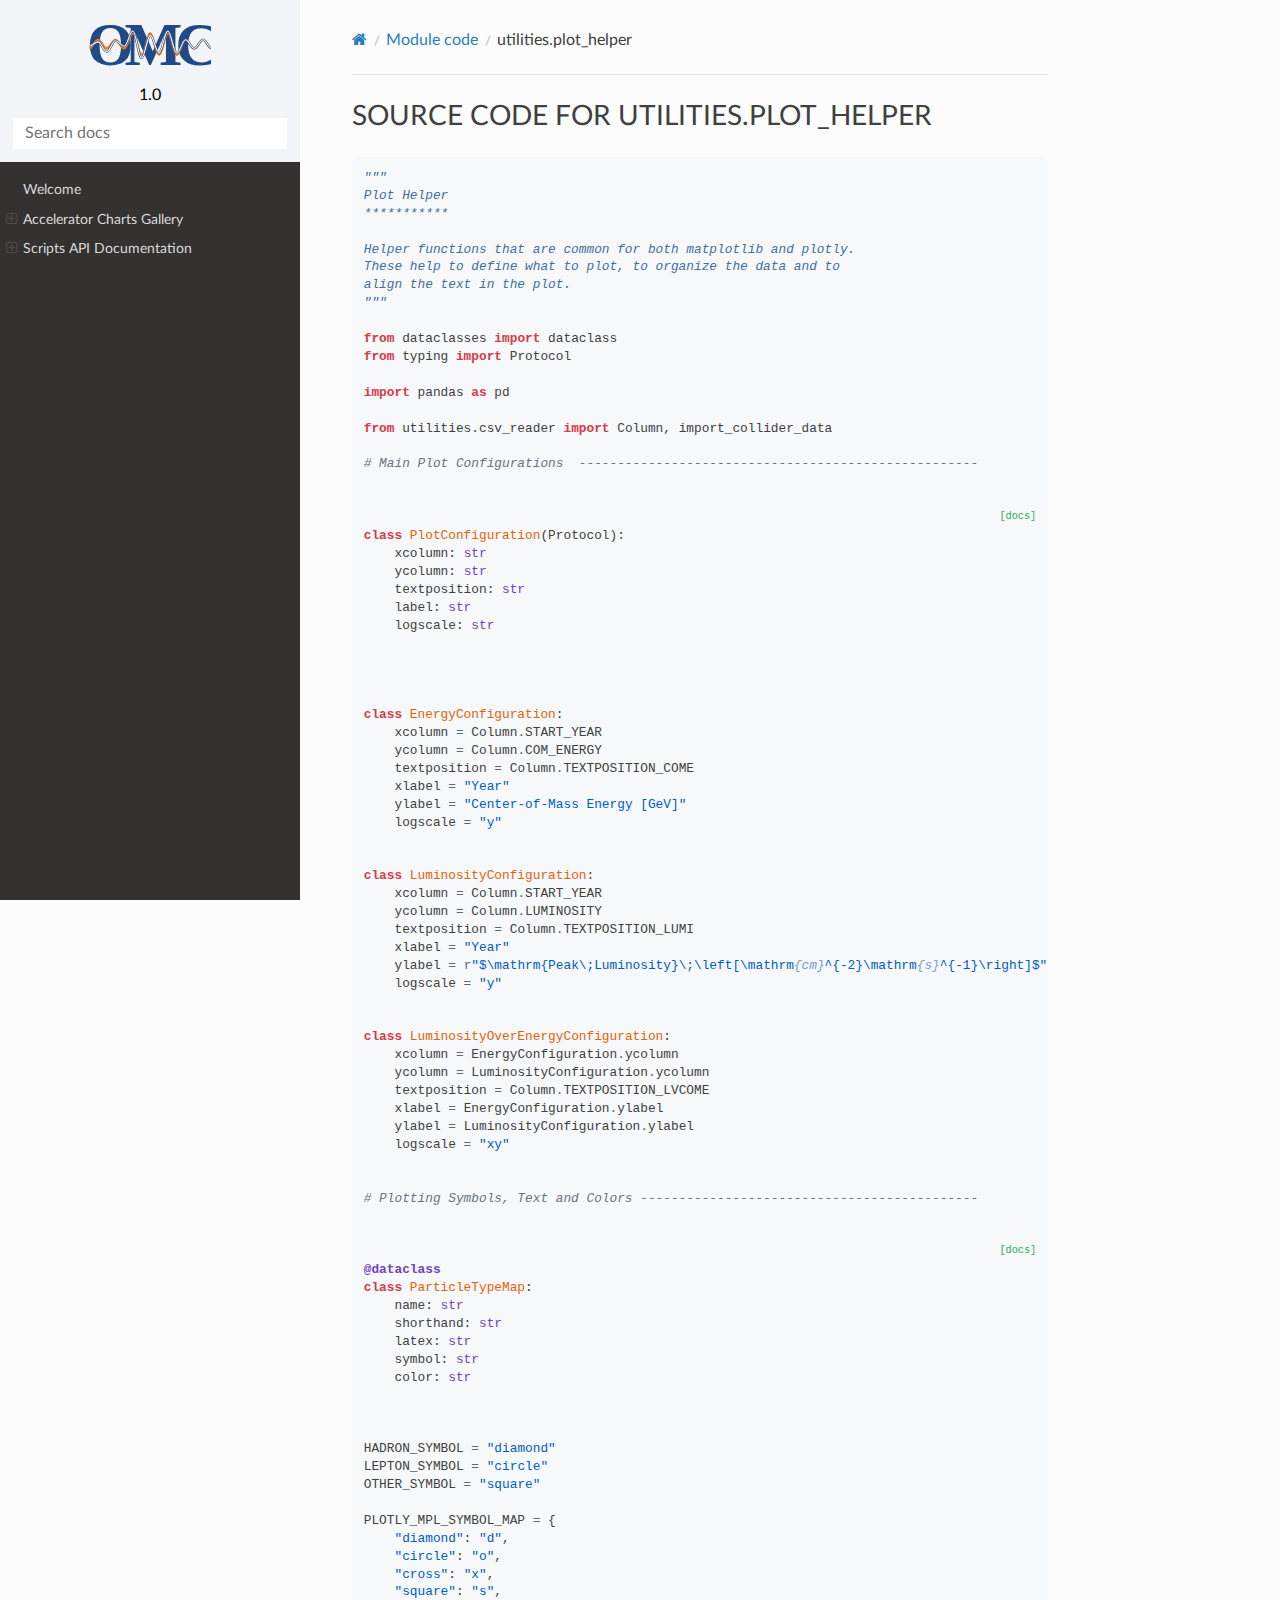
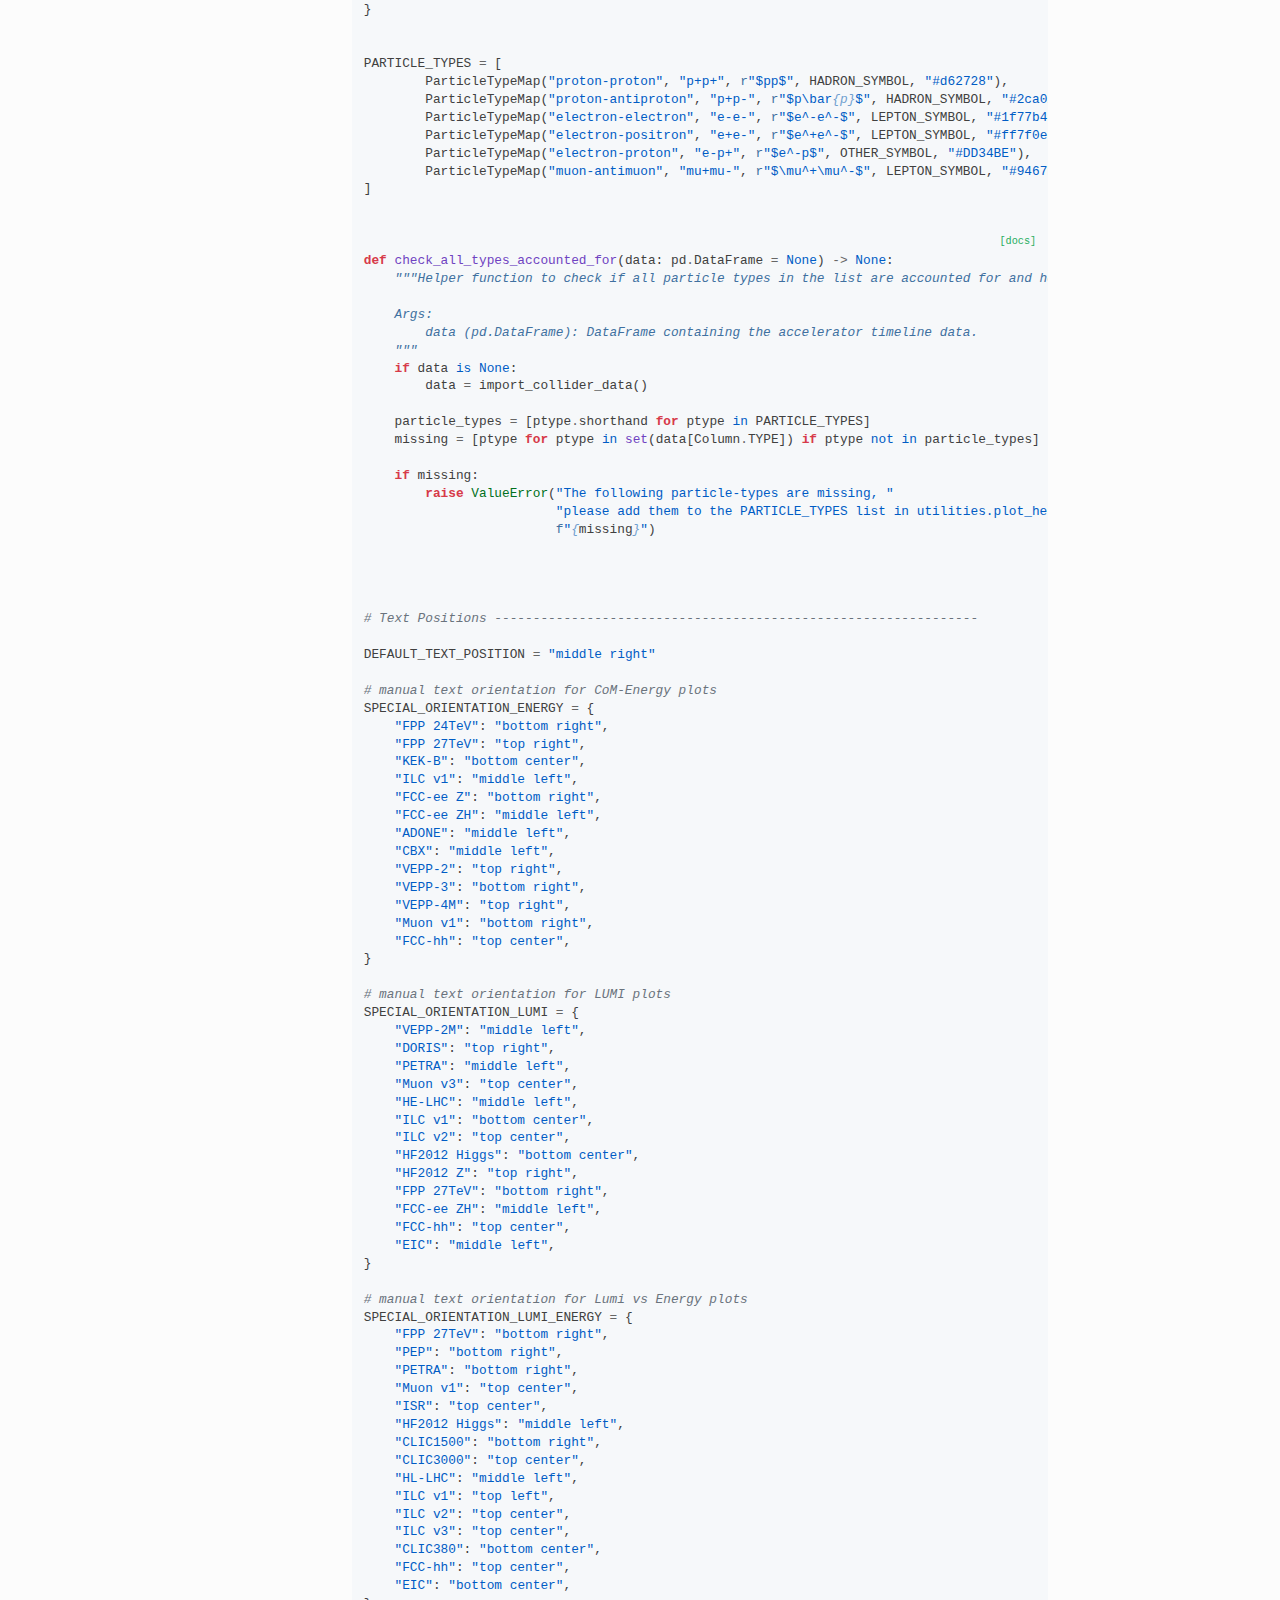
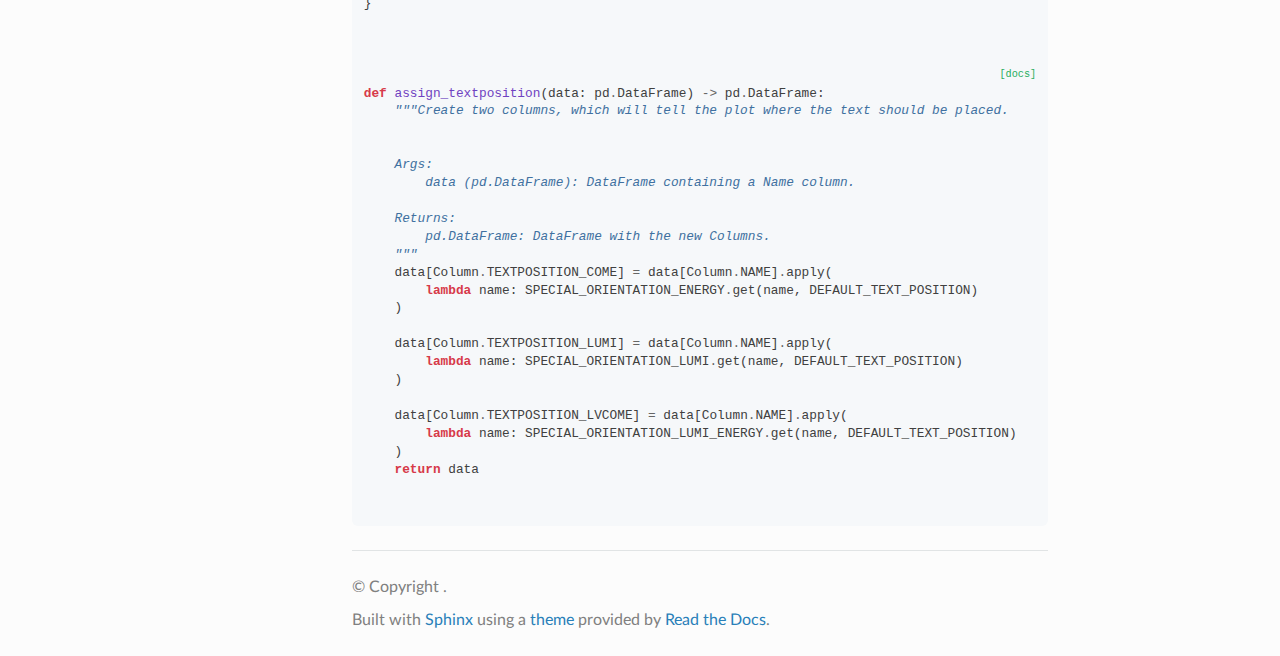
<file: _modules/utilities/plot_helper.html>
<!DOCTYPE html>
<html class="writer-html5" lang="en" >
<head>
  <meta charset="utf-8" />
  <meta name="viewport" content="width=device-width, initial-scale=1.0" />
  <title>utilities.plot_helper &mdash; accelerator_timeline 1.0.1 documentation</title>
      <link rel="stylesheet" href="../../_static/pygments.css" type="text/css" />
      <link rel="stylesheet" href="../../_static/css/theme.css" type="text/css" />
      <link rel="stylesheet" href="../../_static/copybutton.css" type="text/css" />
      <link rel="stylesheet" href="../../_static/plot_directive.css" type="text/css" />
      <link rel="stylesheet" href="../../_static/sg_gallery.css" type="text/css" />
      <link rel="stylesheet" href="../../_static/sg_gallery-binder.css" type="text/css" />
      <link rel="stylesheet" href="../../_static/sg_gallery-dataframe.css" type="text/css" />
      <link rel="stylesheet" href="../../_static/sg_gallery-rendered-html.css" type="text/css" />
      <link rel="stylesheet" href="../../_static/css/custom.css" type="text/css" />
  <!--[if lt IE 9]>
    <script src="../../_static/js/html5shiv.min.js"></script>
  <![endif]-->
  
        <script src="../../_static/jquery.js?v=5d32c60e"></script>
        <script src="../../_static/_sphinx_javascript_frameworks_compat.js?v=2cd50e6c"></script>
        <script src="../../_static/documentation_options.js?v=292eb321"></script>
        <script src="../../_static/doctools.js?v=888ff710"></script>
        <script src="../../_static/sphinx_highlight.js?v=dc90522c"></script>
        <script src="../../_static/clipboard.min.js?v=a7894cd8"></script>
        <script src="../../_static/copybutton.js?v=f281be69"></script>
    <script src="../../_static/js/theme.js"></script>
    <link rel="index" title="Index" href="../../genindex.html" />
    <link rel="search" title="Search" href="../../search.html" /> 
</head>

<body class="wy-body-for-nav"> 
  <div class="wy-grid-for-nav">
    <nav data-toggle="wy-nav-shift" class="wy-nav-side">
      <div class="wy-side-scroll">
        <div class="wy-side-nav-search" >

          
          
          <a href="../../index.html">
            
              <img src="../../_static/omc_logo.svg" class="logo" alt="Logo"/>
          </a>
              <div class="version">
                1.0
              </div>
<div role="search">
  <form id="rtd-search-form" class="wy-form" action="../../search.html" method="get">
    <input type="text" name="q" placeholder="Search docs" aria-label="Search docs" />
    <input type="hidden" name="check_keywords" value="yes" />
    <input type="hidden" name="area" value="default" />
  </form>
</div>
        </div><div class="wy-menu wy-menu-vertical" data-spy="affix" role="navigation" aria-label="Navigation menu">
              <ul>
<li class="toctree-l1"><a class="reference internal" href="../../gallery/export_charts.html">Export Accelerator Timeline</a></li>
<li class="toctree-l1"><a class="reference internal" href="../../gallery/interactive_charts.html">Interactive Accelerator Timeline</a><ul>
<li class="toctree-l2"><a class="reference internal" href="../../gallery/interactive_charts.html#preparations">Preparations</a></li>
<li class="toctree-l2"><a class="reference internal" href="../../gallery/interactive_charts.html#energy-timeline">Energy Timeline</a></li>
<li class="toctree-l2"><a class="reference internal" href="../../gallery/interactive_charts.html#luminosity-timeline">Luminosity timeline</a></li>
<li class="toctree-l2"><a class="reference internal" href="../../gallery/interactive_charts.html#luminosity-vs-energy">Luminosity vs. Energy</a></li>
<li class="toctree-l2"><a class="reference internal" href="../../gallery/interactive_charts.html#save-plots">Save plots</a></li>
</ul>
</li>
</ul>
<ul>
<li class="toctree-l1"><a class="reference internal" href="../../index.html">Welcome</a></li>
</ul>
<ul>
<li class="toctree-l1"><a class="reference internal" href="../../gallery/index.html">Accelerator Charts Gallery</a><ul>
<li class="toctree-l2"><a class="reference internal" href="../../gallery/export_charts.html">Export Accelerator Timeline</a></li>
<li class="toctree-l2"><a class="reference internal" href="../../gallery/interactive_charts.html">Interactive Accelerator Timeline</a></li>
</ul>
</li>
<li class="toctree-l1"><a class="reference internal" href="../../scripts.html">Scripts API Documentation</a><ul>
<li class="toctree-l2"><a class="reference internal" href="../../scripts.html#main-scripts">Main Scripts</a></li>
<li class="toctree-l2"><a class="reference internal" href="../../scripts.html#utilities">Utilities</a></li>
</ul>
</li>
</ul>

        </div>
      </div>
    </nav>

    <section data-toggle="wy-nav-shift" class="wy-nav-content-wrap"><nav class="wy-nav-top" aria-label="Mobile navigation menu" >
          <i data-toggle="wy-nav-top" class="fa fa-bars"></i>
          <a href="../../index.html">accelerator_timeline</a>
      </nav>

      <div class="wy-nav-content">
        <div class="rst-content">
          <div role="navigation" aria-label="Page navigation">
  <ul class="wy-breadcrumbs">
      <li><a href="../../index.html" class="icon icon-home" aria-label="Home"></a></li>
          <li class="breadcrumb-item"><a href="../index.html">Module code</a></li>
      <li class="breadcrumb-item active">utilities.plot_helper</li>
      <li class="wy-breadcrumbs-aside">
      </li>
  </ul>
  <hr/>
</div>
          <div role="main" class="document" itemscope="itemscope" itemtype="http://schema.org/Article">
  
  
           <div itemprop="articleBody">
             
  <h1>Source code for utilities.plot_helper</h1><div class="highlight"><pre>
<span></span><span class="sd">&quot;&quot;&quot; </span>
<span class="sd">Plot Helper</span>
<span class="sd">***********</span>

<span class="sd">Helper functions that are common for both matplotlib and plotly.</span>
<span class="sd">These help to define what to plot, to organize the data and to </span>
<span class="sd">align the text in the plot.</span>
<span class="sd">&quot;&quot;&quot;</span>

<span class="kn">from</span> <span class="nn">dataclasses</span> <span class="kn">import</span> <span class="n">dataclass</span>
<span class="kn">from</span> <span class="nn">typing</span> <span class="kn">import</span> <span class="n">Protocol</span>

<span class="kn">import</span> <span class="nn">pandas</span> <span class="k">as</span> <span class="nn">pd</span>

<span class="kn">from</span> <span class="nn">utilities.csv_reader</span> <span class="kn">import</span> <span class="n">Column</span><span class="p">,</span> <span class="n">import_collider_data</span>

<span class="c1"># Main Plot Configurations  ----------------------------------------------------</span>

<div class="viewcode-block" id="PlotConfiguration">
<a class="viewcode-back" href="../../scripts.html#utilities.plot_helper.PlotConfiguration">[docs]</a>
<span class="k">class</span> <span class="nc">PlotConfiguration</span><span class="p">(</span><span class="n">Protocol</span><span class="p">):</span>
    <span class="n">xcolumn</span><span class="p">:</span> <span class="nb">str</span>
    <span class="n">ycolumn</span><span class="p">:</span> <span class="nb">str</span>
    <span class="n">textposition</span><span class="p">:</span> <span class="nb">str</span>
    <span class="n">label</span><span class="p">:</span> <span class="nb">str</span>
    <span class="n">logscale</span><span class="p">:</span> <span class="nb">str</span></div>



<span class="k">class</span> <span class="nc">EnergyConfiguration</span><span class="p">:</span>
    <span class="n">xcolumn</span> <span class="o">=</span> <span class="n">Column</span><span class="o">.</span><span class="n">START_YEAR</span>
    <span class="n">ycolumn</span> <span class="o">=</span> <span class="n">Column</span><span class="o">.</span><span class="n">COM_ENERGY</span>
    <span class="n">textposition</span> <span class="o">=</span> <span class="n">Column</span><span class="o">.</span><span class="n">TEXTPOSITION_COME</span>
    <span class="n">xlabel</span> <span class="o">=</span> <span class="s2">&quot;Year&quot;</span>
    <span class="n">ylabel</span> <span class="o">=</span> <span class="s2">&quot;Center-of-Mass Energy [GeV]&quot;</span>
    <span class="n">logscale</span> <span class="o">=</span> <span class="s2">&quot;y&quot;</span>


<span class="k">class</span> <span class="nc">LuminosityConfiguration</span><span class="p">:</span>
    <span class="n">xcolumn</span> <span class="o">=</span> <span class="n">Column</span><span class="o">.</span><span class="n">START_YEAR</span>
    <span class="n">ycolumn</span> <span class="o">=</span> <span class="n">Column</span><span class="o">.</span><span class="n">LUMINOSITY</span>
    <span class="n">textposition</span> <span class="o">=</span> <span class="n">Column</span><span class="o">.</span><span class="n">TEXTPOSITION_LUMI</span>
    <span class="n">xlabel</span> <span class="o">=</span> <span class="s2">&quot;Year&quot;</span>
    <span class="n">ylabel</span> <span class="o">=</span> <span class="sa">r</span><span class="s2">&quot;$\mathrm{Peak\;Luminosity}\;\left[\mathrm</span><span class="si">{cm}</span><span class="s2">^{-2}\mathrm</span><span class="si">{s}</span><span class="s2">^{-1}\right]$&quot;</span>
    <span class="n">logscale</span> <span class="o">=</span> <span class="s2">&quot;y&quot;</span>


<span class="k">class</span> <span class="nc">LuminosityOverEnergyConfiguration</span><span class="p">:</span>
    <span class="n">xcolumn</span> <span class="o">=</span> <span class="n">EnergyConfiguration</span><span class="o">.</span><span class="n">ycolumn</span>
    <span class="n">ycolumn</span> <span class="o">=</span> <span class="n">LuminosityConfiguration</span><span class="o">.</span><span class="n">ycolumn</span>
    <span class="n">textposition</span> <span class="o">=</span> <span class="n">Column</span><span class="o">.</span><span class="n">TEXTPOSITION_LVCOME</span>
    <span class="n">xlabel</span> <span class="o">=</span> <span class="n">EnergyConfiguration</span><span class="o">.</span><span class="n">ylabel</span>
    <span class="n">ylabel</span> <span class="o">=</span> <span class="n">LuminosityConfiguration</span><span class="o">.</span><span class="n">ylabel</span>
    <span class="n">logscale</span> <span class="o">=</span> <span class="s2">&quot;xy&quot;</span>


<span class="c1"># Plotting Symbols, Text and Colors --------------------------------------------</span>

<div class="viewcode-block" id="ParticleTypeMap">
<a class="viewcode-back" href="../../scripts.html#utilities.plot_helper.ParticleTypeMap">[docs]</a>
<span class="nd">@dataclass</span>
<span class="k">class</span> <span class="nc">ParticleTypeMap</span><span class="p">:</span>
    <span class="n">name</span><span class="p">:</span> <span class="nb">str</span>
    <span class="n">shorthand</span><span class="p">:</span> <span class="nb">str</span>
    <span class="n">latex</span><span class="p">:</span> <span class="nb">str</span>
    <span class="n">symbol</span><span class="p">:</span> <span class="nb">str</span>
    <span class="n">color</span><span class="p">:</span> <span class="nb">str</span> </div>


<span class="n">HADRON_SYMBOL</span> <span class="o">=</span> <span class="s2">&quot;diamond&quot;</span>
<span class="n">LEPTON_SYMBOL</span> <span class="o">=</span> <span class="s2">&quot;circle&quot;</span>
<span class="n">OTHER_SYMBOL</span> <span class="o">=</span> <span class="s2">&quot;square&quot;</span>

<span class="n">PLOTLY_MPL_SYMBOL_MAP</span> <span class="o">=</span> <span class="p">{</span>
    <span class="s2">&quot;diamond&quot;</span><span class="p">:</span> <span class="s2">&quot;d&quot;</span><span class="p">,</span>
    <span class="s2">&quot;circle&quot;</span><span class="p">:</span> <span class="s2">&quot;o&quot;</span><span class="p">,</span>
    <span class="s2">&quot;cross&quot;</span><span class="p">:</span> <span class="s2">&quot;x&quot;</span><span class="p">,</span>
    <span class="s2">&quot;square&quot;</span><span class="p">:</span> <span class="s2">&quot;s&quot;</span><span class="p">,</span>
<span class="p">}</span>


<span class="n">PARTICLE_TYPES</span> <span class="o">=</span> <span class="p">[</span>
        <span class="n">ParticleTypeMap</span><span class="p">(</span><span class="s2">&quot;proton-proton&quot;</span><span class="p">,</span> <span class="s2">&quot;p+p+&quot;</span><span class="p">,</span> <span class="sa">r</span><span class="s2">&quot;$pp$&quot;</span><span class="p">,</span> <span class="n">HADRON_SYMBOL</span><span class="p">,</span> <span class="s2">&quot;#d62728&quot;</span><span class="p">),</span>
        <span class="n">ParticleTypeMap</span><span class="p">(</span><span class="s2">&quot;proton-antiproton&quot;</span><span class="p">,</span> <span class="s2">&quot;p+p-&quot;</span><span class="p">,</span> <span class="sa">r</span><span class="s2">&quot;$p\bar</span><span class="si">{p}</span><span class="s2">$&quot;</span><span class="p">,</span> <span class="n">HADRON_SYMBOL</span><span class="p">,</span> <span class="s2">&quot;#2ca02c&quot;</span><span class="p">),</span>
        <span class="n">ParticleTypeMap</span><span class="p">(</span><span class="s2">&quot;electron-electron&quot;</span><span class="p">,</span> <span class="s2">&quot;e-e-&quot;</span><span class="p">,</span> <span class="sa">r</span><span class="s2">&quot;$e^-e^-$&quot;</span><span class="p">,</span> <span class="n">LEPTON_SYMBOL</span><span class="p">,</span> <span class="s2">&quot;#1f77b4&quot;</span><span class="p">),</span>
        <span class="n">ParticleTypeMap</span><span class="p">(</span><span class="s2">&quot;electron-positron&quot;</span><span class="p">,</span> <span class="s2">&quot;e+e-&quot;</span><span class="p">,</span> <span class="sa">r</span><span class="s2">&quot;$e^+e^-$&quot;</span><span class="p">,</span> <span class="n">LEPTON_SYMBOL</span><span class="p">,</span> <span class="s2">&quot;#ff7f0e&quot;</span><span class="p">),</span>
        <span class="n">ParticleTypeMap</span><span class="p">(</span><span class="s2">&quot;electron-proton&quot;</span><span class="p">,</span> <span class="s2">&quot;e-p+&quot;</span><span class="p">,</span> <span class="sa">r</span><span class="s2">&quot;$e^-p$&quot;</span><span class="p">,</span> <span class="n">OTHER_SYMBOL</span><span class="p">,</span> <span class="s2">&quot;#DD34BE&quot;</span><span class="p">),</span>
        <span class="n">ParticleTypeMap</span><span class="p">(</span><span class="s2">&quot;muon-antimuon&quot;</span><span class="p">,</span> <span class="s2">&quot;mu+mu-&quot;</span><span class="p">,</span> <span class="sa">r</span><span class="s2">&quot;$\mu^+\mu^-$&quot;</span><span class="p">,</span> <span class="n">LEPTON_SYMBOL</span><span class="p">,</span> <span class="s2">&quot;#9467bd&quot;</span><span class="p">),</span>
<span class="p">]</span>

<div class="viewcode-block" id="check_all_types_accounted_for">
<a class="viewcode-back" href="../../scripts.html#utilities.plot_helper.check_all_types_accounted_for">[docs]</a>
<span class="k">def</span> <span class="nf">check_all_types_accounted_for</span><span class="p">(</span><span class="n">data</span><span class="p">:</span> <span class="n">pd</span><span class="o">.</span><span class="n">DataFrame</span> <span class="o">=</span> <span class="kc">None</span><span class="p">)</span> <span class="o">-&gt;</span> <span class="kc">None</span><span class="p">:</span>
<span class="w">    </span><span class="sd">&quot;&quot;&quot;Helper function to check if all particle types in the list are accounted for and hence will be plotted.</span>
<span class="sd">    </span>
<span class="sd">    Args:</span>
<span class="sd">        data (pd.DataFrame): DataFrame containing the accelerator timeline data.</span>
<span class="sd">    &quot;&quot;&quot;</span>
    <span class="k">if</span> <span class="n">data</span> <span class="ow">is</span> <span class="kc">None</span><span class="p">:</span> 
        <span class="n">data</span> <span class="o">=</span> <span class="n">import_collider_data</span><span class="p">()</span>

    <span class="n">particle_types</span> <span class="o">=</span> <span class="p">[</span><span class="n">ptype</span><span class="o">.</span><span class="n">shorthand</span> <span class="k">for</span> <span class="n">ptype</span> <span class="ow">in</span> <span class="n">PARTICLE_TYPES</span><span class="p">]</span>
    <span class="n">missing</span> <span class="o">=</span> <span class="p">[</span><span class="n">ptype</span> <span class="k">for</span> <span class="n">ptype</span> <span class="ow">in</span> <span class="nb">set</span><span class="p">(</span><span class="n">data</span><span class="p">[</span><span class="n">Column</span><span class="o">.</span><span class="n">TYPE</span><span class="p">])</span> <span class="k">if</span> <span class="n">ptype</span> <span class="ow">not</span> <span class="ow">in</span> <span class="n">particle_types</span><span class="p">]</span>

    <span class="k">if</span> <span class="n">missing</span><span class="p">:</span>
        <span class="k">raise</span> <span class="ne">ValueError</span><span class="p">(</span><span class="s2">&quot;The following particle-types are missing, &quot;</span>
                         <span class="s2">&quot;please add them to the PARTICLE_TYPES list in utilities.plot_helper: &quot;</span>
                         <span class="sa">f</span><span class="s2">&quot;</span><span class="si">{</span><span class="n">missing</span><span class="si">}</span><span class="s2">&quot;</span><span class="p">)</span></div>



<span class="c1"># Text Positions ---------------------------------------------------------------</span>

<span class="n">DEFAULT_TEXT_POSITION</span> <span class="o">=</span> <span class="s2">&quot;middle right&quot;</span>

<span class="c1"># manual text orientation for CoM-Energy plots</span>
<span class="n">SPECIAL_ORIENTATION_ENERGY</span> <span class="o">=</span> <span class="p">{</span>
    <span class="s2">&quot;FPP 24TeV&quot;</span><span class="p">:</span> <span class="s2">&quot;bottom right&quot;</span><span class="p">,</span>
    <span class="s2">&quot;FPP 27TeV&quot;</span><span class="p">:</span> <span class="s2">&quot;top right&quot;</span><span class="p">,</span>
    <span class="s2">&quot;KEK-B&quot;</span><span class="p">:</span> <span class="s2">&quot;bottom center&quot;</span><span class="p">,</span>
    <span class="s2">&quot;ILC v1&quot;</span><span class="p">:</span> <span class="s2">&quot;middle left&quot;</span><span class="p">,</span>
    <span class="s2">&quot;FCC-ee Z&quot;</span><span class="p">:</span> <span class="s2">&quot;bottom right&quot;</span><span class="p">,</span>
    <span class="s2">&quot;FCC-ee ZH&quot;</span><span class="p">:</span> <span class="s2">&quot;middle left&quot;</span><span class="p">,</span>
    <span class="s2">&quot;ADONE&quot;</span><span class="p">:</span> <span class="s2">&quot;middle left&quot;</span><span class="p">,</span>
    <span class="s2">&quot;CBX&quot;</span><span class="p">:</span> <span class="s2">&quot;middle left&quot;</span><span class="p">,</span>
    <span class="s2">&quot;VEPP-2&quot;</span><span class="p">:</span> <span class="s2">&quot;top right&quot;</span><span class="p">,</span>
    <span class="s2">&quot;VEPP-3&quot;</span><span class="p">:</span> <span class="s2">&quot;bottom right&quot;</span><span class="p">,</span>
    <span class="s2">&quot;VEPP-4M&quot;</span><span class="p">:</span> <span class="s2">&quot;top right&quot;</span><span class="p">,</span>
    <span class="s2">&quot;Muon v1&quot;</span><span class="p">:</span> <span class="s2">&quot;bottom right&quot;</span><span class="p">,</span>
    <span class="s2">&quot;FCC-hh&quot;</span><span class="p">:</span> <span class="s2">&quot;top center&quot;</span><span class="p">,</span>
<span class="p">}</span>

<span class="c1"># manual text orientation for LUMI plots</span>
<span class="n">SPECIAL_ORIENTATION_LUMI</span> <span class="o">=</span> <span class="p">{</span>
    <span class="s2">&quot;VEPP-2M&quot;</span><span class="p">:</span> <span class="s2">&quot;middle left&quot;</span><span class="p">,</span>
    <span class="s2">&quot;DORIS&quot;</span><span class="p">:</span> <span class="s2">&quot;top right&quot;</span><span class="p">,</span>
    <span class="s2">&quot;PETRA&quot;</span><span class="p">:</span> <span class="s2">&quot;middle left&quot;</span><span class="p">,</span>
    <span class="s2">&quot;Muon v3&quot;</span><span class="p">:</span> <span class="s2">&quot;top center&quot;</span><span class="p">,</span>
    <span class="s2">&quot;HE-LHC&quot;</span><span class="p">:</span> <span class="s2">&quot;middle left&quot;</span><span class="p">,</span>
    <span class="s2">&quot;ILC v1&quot;</span><span class="p">:</span> <span class="s2">&quot;bottom center&quot;</span><span class="p">,</span>
    <span class="s2">&quot;ILC v2&quot;</span><span class="p">:</span> <span class="s2">&quot;top center&quot;</span><span class="p">,</span>
    <span class="s2">&quot;HF2012 Higgs&quot;</span><span class="p">:</span> <span class="s2">&quot;bottom center&quot;</span><span class="p">,</span>
    <span class="s2">&quot;HF2012 Z&quot;</span><span class="p">:</span> <span class="s2">&quot;top right&quot;</span><span class="p">,</span>
    <span class="s2">&quot;FPP 27TeV&quot;</span><span class="p">:</span> <span class="s2">&quot;bottom right&quot;</span><span class="p">,</span>
    <span class="s2">&quot;FCC-ee ZH&quot;</span><span class="p">:</span> <span class="s2">&quot;middle left&quot;</span><span class="p">,</span>
    <span class="s2">&quot;FCC-hh&quot;</span><span class="p">:</span> <span class="s2">&quot;top center&quot;</span><span class="p">,</span>
    <span class="s2">&quot;EIC&quot;</span><span class="p">:</span> <span class="s2">&quot;middle left&quot;</span><span class="p">,</span>
<span class="p">}</span>

<span class="c1"># manual text orientation for Lumi vs Energy plots</span>
<span class="n">SPECIAL_ORIENTATION_LUMI_ENERGY</span> <span class="o">=</span> <span class="p">{</span>
    <span class="s2">&quot;FPP 27TeV&quot;</span><span class="p">:</span> <span class="s2">&quot;bottom right&quot;</span><span class="p">,</span>
    <span class="s2">&quot;PEP&quot;</span><span class="p">:</span> <span class="s2">&quot;bottom right&quot;</span><span class="p">,</span>
    <span class="s2">&quot;PETRA&quot;</span><span class="p">:</span> <span class="s2">&quot;bottom right&quot;</span><span class="p">,</span>
    <span class="s2">&quot;Muon v1&quot;</span><span class="p">:</span> <span class="s2">&quot;top center&quot;</span><span class="p">,</span>
    <span class="s2">&quot;ISR&quot;</span><span class="p">:</span> <span class="s2">&quot;top center&quot;</span><span class="p">,</span>
    <span class="s2">&quot;HF2012 Higgs&quot;</span><span class="p">:</span> <span class="s2">&quot;middle left&quot;</span><span class="p">,</span>
    <span class="s2">&quot;CLIC1500&quot;</span><span class="p">:</span> <span class="s2">&quot;bottom right&quot;</span><span class="p">,</span>
    <span class="s2">&quot;CLIC3000&quot;</span><span class="p">:</span> <span class="s2">&quot;top center&quot;</span><span class="p">,</span>
    <span class="s2">&quot;HL-LHC&quot;</span><span class="p">:</span> <span class="s2">&quot;middle left&quot;</span><span class="p">,</span>
    <span class="s2">&quot;ILC v1&quot;</span><span class="p">:</span> <span class="s2">&quot;top left&quot;</span><span class="p">,</span>
    <span class="s2">&quot;ILC v2&quot;</span><span class="p">:</span> <span class="s2">&quot;top center&quot;</span><span class="p">,</span>
    <span class="s2">&quot;ILC v3&quot;</span><span class="p">:</span> <span class="s2">&quot;top center&quot;</span><span class="p">,</span>
    <span class="s2">&quot;CLIC380&quot;</span><span class="p">:</span> <span class="s2">&quot;bottom center&quot;</span><span class="p">,</span>
    <span class="s2">&quot;FCC-hh&quot;</span><span class="p">:</span> <span class="s2">&quot;top center&quot;</span><span class="p">,</span>
    <span class="s2">&quot;EIC&quot;</span><span class="p">:</span> <span class="s2">&quot;bottom center&quot;</span><span class="p">,</span>
<span class="p">}</span>


<div class="viewcode-block" id="assign_textposition">
<a class="viewcode-back" href="../../scripts.html#utilities.plot_helper.assign_textposition">[docs]</a>
<span class="k">def</span> <span class="nf">assign_textposition</span><span class="p">(</span><span class="n">data</span><span class="p">:</span> <span class="n">pd</span><span class="o">.</span><span class="n">DataFrame</span><span class="p">)</span> <span class="o">-&gt;</span> <span class="n">pd</span><span class="o">.</span><span class="n">DataFrame</span><span class="p">:</span>
<span class="w">    </span><span class="sd">&quot;&quot;&quot;Create two columns, which will tell the plot where the text should be placed.</span>
<span class="sd">    </span>

<span class="sd">    Args:</span>
<span class="sd">        data (pd.DataFrame): DataFrame containing a Name column. </span>

<span class="sd">    Returns:</span>
<span class="sd">        pd.DataFrame: DataFrame with the new Columns. </span>
<span class="sd">    &quot;&quot;&quot;</span>
    <span class="n">data</span><span class="p">[</span><span class="n">Column</span><span class="o">.</span><span class="n">TEXTPOSITION_COME</span><span class="p">]</span> <span class="o">=</span> <span class="n">data</span><span class="p">[</span><span class="n">Column</span><span class="o">.</span><span class="n">NAME</span><span class="p">]</span><span class="o">.</span><span class="n">apply</span><span class="p">(</span>
        <span class="k">lambda</span> <span class="n">name</span><span class="p">:</span> <span class="n">SPECIAL_ORIENTATION_ENERGY</span><span class="o">.</span><span class="n">get</span><span class="p">(</span><span class="n">name</span><span class="p">,</span> <span class="n">DEFAULT_TEXT_POSITION</span><span class="p">)</span>
    <span class="p">)</span>

    <span class="n">data</span><span class="p">[</span><span class="n">Column</span><span class="o">.</span><span class="n">TEXTPOSITION_LUMI</span><span class="p">]</span> <span class="o">=</span> <span class="n">data</span><span class="p">[</span><span class="n">Column</span><span class="o">.</span><span class="n">NAME</span><span class="p">]</span><span class="o">.</span><span class="n">apply</span><span class="p">(</span>
        <span class="k">lambda</span> <span class="n">name</span><span class="p">:</span> <span class="n">SPECIAL_ORIENTATION_LUMI</span><span class="o">.</span><span class="n">get</span><span class="p">(</span><span class="n">name</span><span class="p">,</span> <span class="n">DEFAULT_TEXT_POSITION</span><span class="p">)</span>
    <span class="p">)</span>

    <span class="n">data</span><span class="p">[</span><span class="n">Column</span><span class="o">.</span><span class="n">TEXTPOSITION_LVCOME</span><span class="p">]</span> <span class="o">=</span> <span class="n">data</span><span class="p">[</span><span class="n">Column</span><span class="o">.</span><span class="n">NAME</span><span class="p">]</span><span class="o">.</span><span class="n">apply</span><span class="p">(</span>
        <span class="k">lambda</span> <span class="n">name</span><span class="p">:</span> <span class="n">SPECIAL_ORIENTATION_LUMI_ENERGY</span><span class="o">.</span><span class="n">get</span><span class="p">(</span><span class="n">name</span><span class="p">,</span> <span class="n">DEFAULT_TEXT_POSITION</span><span class="p">)</span>
    <span class="p">)</span>
    <span class="k">return</span> <span class="n">data</span></div>

</pre></div>

           </div>
          </div>

          <footer>

  <hr/>

  <div role="contentinfo">
    <p>&#169; Copyright .</p>
  </div>

  Built with <a href="https://www.sphinx-doc.org/">Sphinx</a> using a
    <a href="https://github.com/readthedocs/sphinx_rtd_theme">theme</a>
    provided by <a href="https://readthedocs.org">Read the Docs</a>.
   

</footer>
        </div>
      </div>
    </section>
  </div>
  <script>
      jQuery(function () {
          SphinxRtdTheme.Navigation.enable(true);
      });
  </script> 

</body>
</html>
</file>
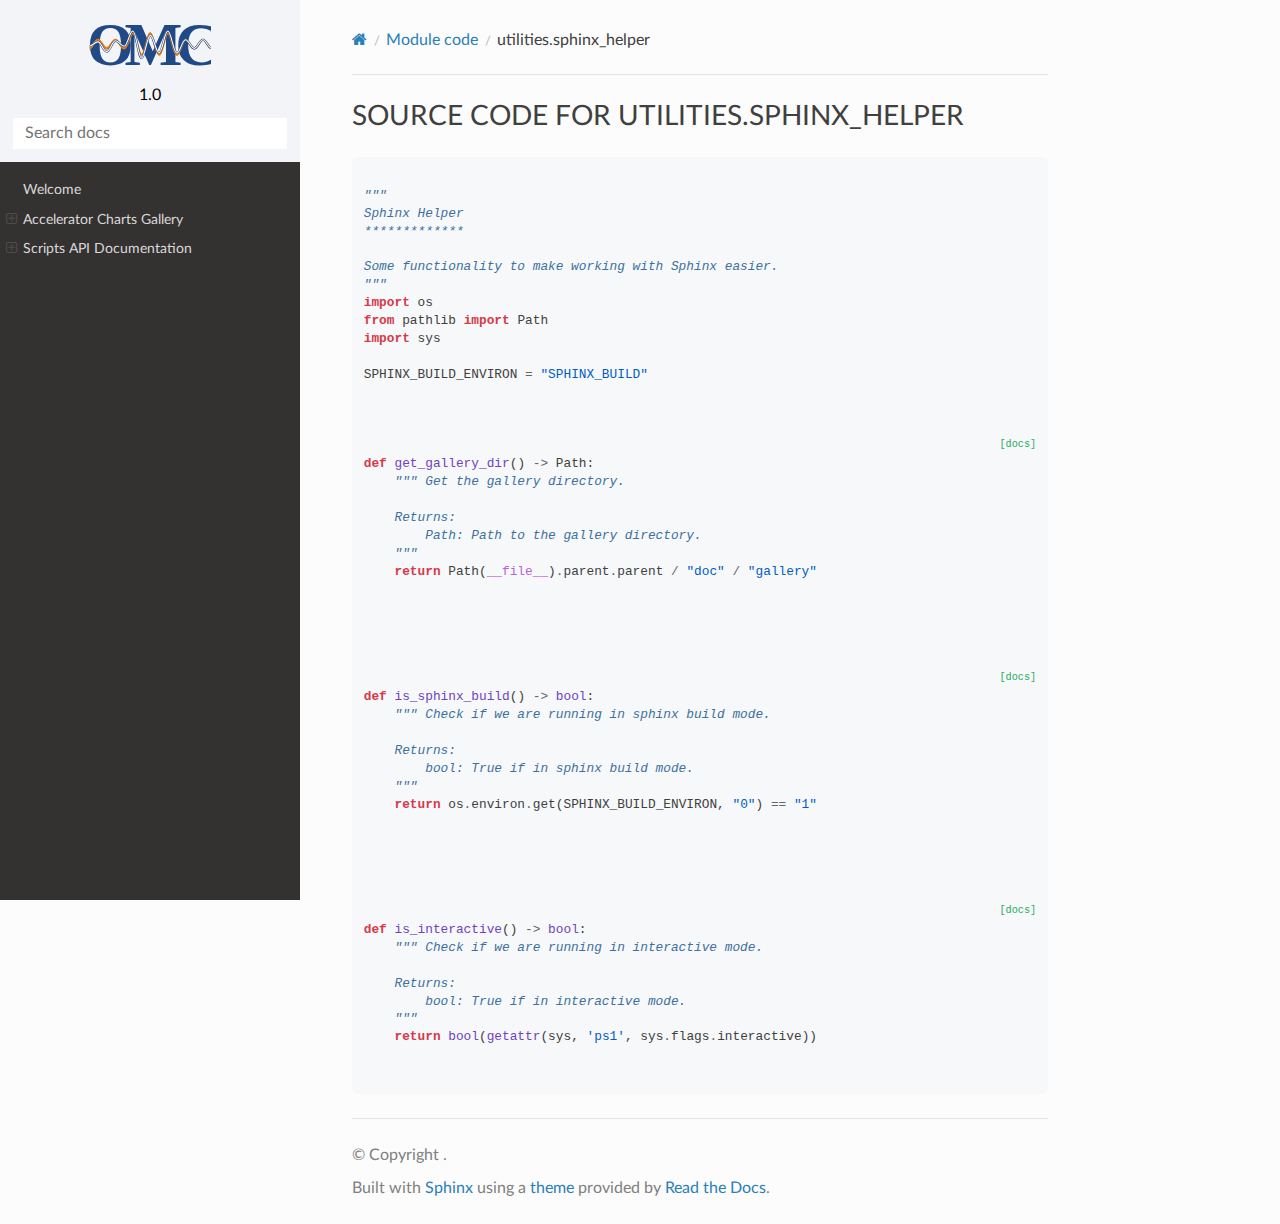
<file: _modules/utilities/sphinx_helper.html>
<!DOCTYPE html>
<html class="writer-html5" lang="en" >
<head>
  <meta charset="utf-8" />
  <meta name="viewport" content="width=device-width, initial-scale=1.0" />
  <title>utilities.sphinx_helper &mdash; accelerator_timeline 1.0.1 documentation</title>
      <link rel="stylesheet" href="../../_static/pygments.css" type="text/css" />
      <link rel="stylesheet" href="../../_static/css/theme.css" type="text/css" />
      <link rel="stylesheet" href="../../_static/copybutton.css" type="text/css" />
      <link rel="stylesheet" href="../../_static/plot_directive.css" type="text/css" />
      <link rel="stylesheet" href="../../_static/sg_gallery.css" type="text/css" />
      <link rel="stylesheet" href="../../_static/sg_gallery-binder.css" type="text/css" />
      <link rel="stylesheet" href="../../_static/sg_gallery-dataframe.css" type="text/css" />
      <link rel="stylesheet" href="../../_static/sg_gallery-rendered-html.css" type="text/css" />
      <link rel="stylesheet" href="../../_static/css/custom.css" type="text/css" />
  <!--[if lt IE 9]>
    <script src="../../_static/js/html5shiv.min.js"></script>
  <![endif]-->
  
        <script src="../../_static/jquery.js?v=5d32c60e"></script>
        <script src="../../_static/_sphinx_javascript_frameworks_compat.js?v=2cd50e6c"></script>
        <script src="../../_static/documentation_options.js?v=292eb321"></script>
        <script src="../../_static/doctools.js?v=888ff710"></script>
        <script src="../../_static/sphinx_highlight.js?v=dc90522c"></script>
        <script src="../../_static/clipboard.min.js?v=a7894cd8"></script>
        <script src="../../_static/copybutton.js?v=f281be69"></script>
    <script src="../../_static/js/theme.js"></script>
    <link rel="index" title="Index" href="../../genindex.html" />
    <link rel="search" title="Search" href="../../search.html" /> 
</head>

<body class="wy-body-for-nav"> 
  <div class="wy-grid-for-nav">
    <nav data-toggle="wy-nav-shift" class="wy-nav-side">
      <div class="wy-side-scroll">
        <div class="wy-side-nav-search" >

          
          
          <a href="../../index.html">
            
              <img src="../../_static/omc_logo.svg" class="logo" alt="Logo"/>
          </a>
              <div class="version">
                1.0
              </div>
<div role="search">
  <form id="rtd-search-form" class="wy-form" action="../../search.html" method="get">
    <input type="text" name="q" placeholder="Search docs" aria-label="Search docs" />
    <input type="hidden" name="check_keywords" value="yes" />
    <input type="hidden" name="area" value="default" />
  </form>
</div>
        </div><div class="wy-menu wy-menu-vertical" data-spy="affix" role="navigation" aria-label="Navigation menu">
              <ul>
<li class="toctree-l1"><a class="reference internal" href="../../gallery/export_charts.html">Export Accelerator Timeline</a></li>
<li class="toctree-l1"><a class="reference internal" href="../../gallery/interactive_charts.html">Interactive Accelerator Timeline</a><ul>
<li class="toctree-l2"><a class="reference internal" href="../../gallery/interactive_charts.html#preparations">Preparations</a></li>
<li class="toctree-l2"><a class="reference internal" href="../../gallery/interactive_charts.html#energy-timeline">Energy Timeline</a></li>
<li class="toctree-l2"><a class="reference internal" href="../../gallery/interactive_charts.html#luminosity-timeline">Luminosity timeline</a></li>
<li class="toctree-l2"><a class="reference internal" href="../../gallery/interactive_charts.html#luminosity-vs-energy">Luminosity vs. Energy</a></li>
<li class="toctree-l2"><a class="reference internal" href="../../gallery/interactive_charts.html#save-plots">Save plots</a></li>
</ul>
</li>
</ul>
<ul>
<li class="toctree-l1"><a class="reference internal" href="../../index.html">Welcome</a></li>
</ul>
<ul>
<li class="toctree-l1"><a class="reference internal" href="../../gallery/index.html">Accelerator Charts Gallery</a><ul>
<li class="toctree-l2"><a class="reference internal" href="../../gallery/export_charts.html">Export Accelerator Timeline</a></li>
<li class="toctree-l2"><a class="reference internal" href="../../gallery/interactive_charts.html">Interactive Accelerator Timeline</a></li>
</ul>
</li>
<li class="toctree-l1"><a class="reference internal" href="../../scripts.html">Scripts API Documentation</a><ul>
<li class="toctree-l2"><a class="reference internal" href="../../scripts.html#main-scripts">Main Scripts</a></li>
<li class="toctree-l2"><a class="reference internal" href="../../scripts.html#utilities">Utilities</a></li>
</ul>
</li>
</ul>

        </div>
      </div>
    </nav>

    <section data-toggle="wy-nav-shift" class="wy-nav-content-wrap"><nav class="wy-nav-top" aria-label="Mobile navigation menu" >
          <i data-toggle="wy-nav-top" class="fa fa-bars"></i>
          <a href="../../index.html">accelerator_timeline</a>
      </nav>

      <div class="wy-nav-content">
        <div class="rst-content">
          <div role="navigation" aria-label="Page navigation">
  <ul class="wy-breadcrumbs">
      <li><a href="../../index.html" class="icon icon-home" aria-label="Home"></a></li>
          <li class="breadcrumb-item"><a href="../index.html">Module code</a></li>
      <li class="breadcrumb-item active">utilities.sphinx_helper</li>
      <li class="wy-breadcrumbs-aside">
      </li>
  </ul>
  <hr/>
</div>
          <div role="main" class="document" itemscope="itemscope" itemtype="http://schema.org/Article">
  
  
           <div itemprop="articleBody">
             
  <h1>Source code for utilities.sphinx_helper</h1><div class="highlight"><pre>
<span></span>
<span class="sd">&quot;&quot;&quot; </span>
<span class="sd">Sphinx Helper</span>
<span class="sd">*************</span>

<span class="sd">Some functionality to make working with Sphinx easier.</span>
<span class="sd">&quot;&quot;&quot;</span>
<span class="kn">import</span> <span class="nn">os</span>
<span class="kn">from</span> <span class="nn">pathlib</span> <span class="kn">import</span> <span class="n">Path</span>
<span class="kn">import</span> <span class="nn">sys</span>

<span class="n">SPHINX_BUILD_ENVIRON</span> <span class="o">=</span> <span class="s2">&quot;SPHINX_BUILD&quot;</span>


<div class="viewcode-block" id="get_gallery_dir">
<a class="viewcode-back" href="../../scripts.html#utilities.sphinx_helper.get_gallery_dir">[docs]</a>
<span class="k">def</span> <span class="nf">get_gallery_dir</span><span class="p">()</span> <span class="o">-&gt;</span> <span class="n">Path</span><span class="p">:</span>
<span class="w">    </span><span class="sd">&quot;&quot;&quot; Get the gallery directory. </span>
<span class="sd">    </span>
<span class="sd">    Returns:</span>
<span class="sd">        Path: Path to the gallery directory.</span>
<span class="sd">    &quot;&quot;&quot;</span>
    <span class="k">return</span> <span class="n">Path</span><span class="p">(</span><span class="vm">__file__</span><span class="p">)</span><span class="o">.</span><span class="n">parent</span><span class="o">.</span><span class="n">parent</span> <span class="o">/</span> <span class="s2">&quot;doc&quot;</span> <span class="o">/</span> <span class="s2">&quot;gallery&quot;</span></div>



<div class="viewcode-block" id="is_sphinx_build">
<a class="viewcode-back" href="../../scripts.html#utilities.sphinx_helper.is_sphinx_build">[docs]</a>
<span class="k">def</span> <span class="nf">is_sphinx_build</span><span class="p">()</span> <span class="o">-&gt;</span> <span class="nb">bool</span><span class="p">:</span>
<span class="w">    </span><span class="sd">&quot;&quot;&quot; Check if we are running in sphinx build mode.</span>

<span class="sd">    Returns:</span>
<span class="sd">        bool: True if in sphinx build mode.</span>
<span class="sd">    &quot;&quot;&quot;</span>
    <span class="k">return</span> <span class="n">os</span><span class="o">.</span><span class="n">environ</span><span class="o">.</span><span class="n">get</span><span class="p">(</span><span class="n">SPHINX_BUILD_ENVIRON</span><span class="p">,</span> <span class="s2">&quot;0&quot;</span><span class="p">)</span> <span class="o">==</span> <span class="s2">&quot;1&quot;</span></div>



<div class="viewcode-block" id="is_interactive">
<a class="viewcode-back" href="../../scripts.html#utilities.sphinx_helper.is_interactive">[docs]</a>
<span class="k">def</span> <span class="nf">is_interactive</span><span class="p">()</span> <span class="o">-&gt;</span> <span class="nb">bool</span><span class="p">:</span>
<span class="w">    </span><span class="sd">&quot;&quot;&quot; Check if we are running in interactive mode.</span>

<span class="sd">    Returns:</span>
<span class="sd">        bool: True if in interactive mode.</span>
<span class="sd">    &quot;&quot;&quot;</span>
    <span class="k">return</span> <span class="nb">bool</span><span class="p">(</span><span class="nb">getattr</span><span class="p">(</span><span class="n">sys</span><span class="p">,</span> <span class="s1">&#39;ps1&#39;</span><span class="p">,</span> <span class="n">sys</span><span class="o">.</span><span class="n">flags</span><span class="o">.</span><span class="n">interactive</span><span class="p">))</span></div>

</pre></div>

           </div>
          </div>

          <footer>

  <hr/>

  <div role="contentinfo">
    <p>&#169; Copyright .</p>
  </div>

  Built with <a href="https://www.sphinx-doc.org/">Sphinx</a> using a
    <a href="https://github.com/readthedocs/sphinx_rtd_theme">theme</a>
    provided by <a href="https://readthedocs.org">Read the Docs</a>.
   

</footer>
        </div>
      </div>
    </section>
  </div>
  <script>
      jQuery(function () {
          SphinxRtdTheme.Navigation.enable(true);
      });
  </script> 

</body>
</html>
</file>
<file: _static/pygments.css>
pre { line-height: 125%; }
td.linenos .normal { color: inherit; background-color: transparent; padding-left: 5px; padding-right: 5px; }
span.linenos { color: inherit; background-color: transparent; padding-left: 5px; padding-right: 5px; }
td.linenos .special { color: #000000; background-color: #ffffc0; padding-left: 5px; padding-right: 5px; }
span.linenos.special { color: #000000; background-color: #ffffc0; padding-left: 5px; padding-right: 5px; }
.highlight .hll { background-color: #ffffcc }
.highlight { background: #eeffcc; }
.highlight .c { color: #408090; font-style: italic } /* Comment */
.highlight .err { border: 1px solid #FF0000 } /* Error */
.highlight .k { color: #007020; font-weight: bold } /* Keyword */
.highlight .o { color: #666666 } /* Operator */
.highlight .ch { color: #408090; font-style: italic } /* Comment.Hashbang */
.highlight .cm { color: #408090; font-style: italic } /* Comment.Multiline */
.highlight .cp { color: #007020 } /* Comment.Preproc */
.highlight .cpf { color: #408090; font-style: italic } /* Comment.PreprocFile */
.highlight .c1 { color: #408090; font-style: italic } /* Comment.Single */
.highlight .cs { color: #408090; background-color: #fff0f0 } /* Comment.Special */
.highlight .gd { color: #A00000 } /* Generic.Deleted */
.highlight .ge { font-style: italic } /* Generic.Emph */
.highlight .ges { font-weight: bold; font-style: italic } /* Generic.EmphStrong */
.highlight .gr { color: #FF0000 } /* Generic.Error */
.highlight .gh { color: #000080; font-weight: bold } /* Generic.Heading */
.highlight .gi { color: #00A000 } /* Generic.Inserted */
.highlight .go { color: #333333 } /* Generic.Output */
.highlight .gp { color: #c65d09; font-weight: bold } /* Generic.Prompt */
.highlight .gs { font-weight: bold } /* Generic.Strong */
.highlight .gu { color: #800080; font-weight: bold } /* Generic.Subheading */
.highlight .gt { color: #0044DD } /* Generic.Traceback */
.highlight .kc { color: #007020; font-weight: bold } /* Keyword.Constant */
.highlight .kd { color: #007020; font-weight: bold } /* Keyword.Declaration */
.highlight .kn { color: #007020; font-weight: bold } /* Keyword.Namespace */
.highlight .kp { color: #007020 } /* Keyword.Pseudo */
.highlight .kr { color: #007020; font-weight: bold } /* Keyword.Reserved */
.highlight .kt { color: #902000 } /* Keyword.Type */
.highlight .m { color: #208050 } /* Literal.Number */
.highlight .s { color: #4070a0 } /* Literal.String */
.highlight .na { color: #4070a0 } /* Name.Attribute */
.highlight .nb { color: #007020 } /* Name.Builtin */
.highlight .nc { color: #0e84b5; font-weight: bold } /* Name.Class */
.highlight .no { color: #60add5 } /* Name.Constant */
.highlight .nd { color: #555555; font-weight: bold } /* Name.Decorator */
.highlight .ni { color: #d55537; font-weight: bold } /* Name.Entity */
.highlight .ne { color: #007020 } /* Name.Exception */
.highlight .nf { color: #06287e } /* Name.Function */
.highlight .nl { color: #002070; font-weight: bold } /* Name.Label */
.highlight .nn { color: #0e84b5; font-weight: bold } /* Name.Namespace */
.highlight .nt { color: #062873; font-weight: bold } /* Name.Tag */
.highlight .nv { color: #bb60d5 } /* Name.Variable */
.highlight .ow { color: #007020; font-weight: bold } /* Operator.Word */
.highlight .w { color: #bbbbbb } /* Text.Whitespace */
.highlight .mb { color: #208050 } /* Literal.Number.Bin */
.highlight .mf { color: #208050 } /* Literal.Number.Float */
.highlight .mh { color: #208050 } /* Literal.Number.Hex */
.highlight .mi { color: #208050 } /* Literal.Number.Integer */
.highlight .mo { color: #208050 } /* Literal.Number.Oct */
.highlight .sa { color: #4070a0 } /* Literal.String.Affix */
.highlight .sb { color: #4070a0 } /* Literal.String.Backtick */
.highlight .sc { color: #4070a0 } /* Literal.String.Char */
.highlight .dl { color: #4070a0 } /* Literal.String.Delimiter */
.highlight .sd { color: #4070a0; font-style: italic } /* Literal.String.Doc */
.highlight .s2 { color: #4070a0 } /* Literal.String.Double */
.highlight .se { color: #4070a0; font-weight: bold } /* Literal.String.Escape */
.highlight .sh { color: #4070a0 } /* Literal.String.Heredoc */
.highlight .si { color: #70a0d0; font-style: italic } /* Literal.String.Interpol */
.highlight .sx { color: #c65d09 } /* Literal.String.Other */
.highlight .sr { color: #235388 } /* Literal.String.Regex */
.highlight .s1 { color: #4070a0 } /* Literal.String.Single */
.highlight .ss { color: #517918 } /* Literal.String.Symbol */
.highlight .bp { color: #007020 } /* Name.Builtin.Pseudo */
.highlight .fm { color: #06287e } /* Name.Function.Magic */
.highlight .vc { color: #bb60d5 } /* Name.Variable.Class */
.highlight .vg { color: #bb60d5 } /* Name.Variable.Global */
.highlight .vi { color: #bb60d5 } /* Name.Variable.Instance */
.highlight .vm { color: #bb60d5 } /* Name.Variable.Magic */
.highlight .il { color: #208050 } /* Literal.Number.Integer.Long */
</file>
<file: _static/css/theme.css>
html{box-sizing:border-box}*,:after,:before{box-sizing:inherit}article,aside,details,figcaption,figure,footer,header,hgroup,nav,section{display:block}audio,canvas,video{display:inline-block;*display:inline;*zoom:1}[hidden],audio:not([controls]){display:none}*{-webkit-box-sizing:border-box;-moz-box-sizing:border-box;box-sizing:border-box}html{font-size:100%;-webkit-text-size-adjust:100%;-ms-text-size-adjust:100%}body{margin:0}a:active,a:hover{outline:0}abbr[title]{border-bottom:1px dotted}b,strong{font-weight:700}blockquote{margin:0}dfn{font-style:italic}ins{background:#ff9;text-decoration:none}ins,mark{color:#000}mark{background:#ff0;font-style:italic;font-weight:700}.rst-content code,.rst-content tt,code,kbd,pre,samp{font-family:monospace,serif;_font-family:courier new,monospace;font-size:1em}pre{white-space:pre}q{quotes:none}q:after,q:before{content:"";content:none}small{font-size:85%}sub,sup{font-size:75%;line-height:0;position:relative;vertical-align:baseline}sup{top:-.5em}sub{bottom:-.25em}dl,ol,ul{margin:0;padding:0;list-style:none;list-style-image:none}li{list-style:none}dd{margin:0}img{border:0;-ms-interpolation-mode:bicubic;vertical-align:middle;max-width:100%}svg:not(:root){overflow:hidden}figure,form{margin:0}label{cursor:pointer}button,input,select,textarea{font-size:100%;margin:0;vertical-align:baseline;*vertical-align:middle}button,input{line-height:normal}button,input[type=button],input[type=reset],input[type=submit]{cursor:pointer;-webkit-appearance:button;*overflow:visible}button[disabled],input[disabled]{cursor:default}input[type=search]{-webkit-appearance:textfield;-moz-box-sizing:content-box;-webkit-box-sizing:content-box;box-sizing:content-box}textarea{resize:vertical}table{border-collapse:collapse;border-spacing:0}td{vertical-align:top}.chromeframe{margin:.2em 0;background:#ccc;color:#000;padding:.2em 0}.ir{display:block;border:0;text-indent:-999em;overflow:hidden;background-color:transparent;background-repeat:no-repeat;text-align:left;direction:ltr;*line-height:0}.ir br{display:none}.hidden{display:none!important;visibility:hidden}.visuallyhidden{border:0;clip:rect(0 0 0 0);height:1px;margin:-1px;overflow:hidden;padding:0;position:absolute;width:1px}.visuallyhidden.focusable:active,.visuallyhidden.focusable:focus{clip:auto;height:auto;margin:0;overflow:visible;position:static;width:auto}.invisible{visibility:hidden}.relative{position:relative}big,small{font-size:100%}@media print{body,html,section{background:none!important}*{box-shadow:none!important;text-shadow:none!important;filter:none!important;-ms-filter:none!important}a,a:visited{text-decoration:underline}.ir a:after,a[href^="#"]:after,a[href^="javascript:"]:after{content:""}blockquote,pre{page-break-inside:avoid}thead{display:table-header-group}img,tr{page-break-inside:avoid}img{max-width:100%!important}@page{margin:.5cm}.rst-content .toctree-wrapper>p.caption,h2,h3,p{orphans:3;widows:3}.rst-content .toctree-wrapper>p.caption,h2,h3{page-break-after:avoid}}.btn,.fa:before,.icon:before,.rst-content .admonition,.rst-content .admonition-title:before,.rst-content .admonition-todo,.rst-content .attention,.rst-content .caution,.rst-content .code-block-caption .headerlink:before,.rst-content .danger,.rst-content .eqno .headerlink:before,.rst-content .error,.rst-content .hint,.rst-content .important,.rst-content .note,.rst-content .seealso,.rst-content .tip,.rst-content .warning,.rst-content code.download span:first-child:before,.rst-content dl dt .headerlink:before,.rst-content h1 .headerlink:before,.rst-content h2 .headerlink:before,.rst-content h3 .headerlink:before,.rst-content h4 .headerlink:before,.rst-content h5 .headerlink:before,.rst-content h6 .headerlink:before,.rst-content p.caption .headerlink:before,.rst-content p .headerlink:before,.rst-content table>caption .headerlink:before,.rst-content tt.download span:first-child:before,.wy-alert,.wy-dropdown .caret:before,.wy-inline-validate.wy-inline-validate-danger .wy-input-context:before,.wy-inline-validate.wy-inline-validate-info .wy-input-context:before,.wy-inline-validate.wy-inline-validate-success .wy-input-context:before,.wy-inline-validate.wy-inline-validate-warning .wy-input-context:before,.wy-menu-vertical li.current>a button.toctree-expand:before,.wy-menu-vertical li.on a button.toctree-expand:before,.wy-menu-vertical li button.toctree-expand:before,input[type=color],input[type=date],input[type=datetime-local],input[type=datetime],input[type=email],input[type=month],input[type=number],input[type=password],input[type=search],input[type=tel],input[type=text],input[type=time],input[type=url],input[type=week],select,textarea{-webkit-font-smoothing:antialiased}.clearfix{*zoom:1}.clearfix:after,.clearfix:before{display:table;content:""}.clearfix:after{clear:both}/*!
 *  Font Awesome 4.7.0 by @davegandy - http://fontawesome.io - @fontawesome
 *  License - http://fontawesome.io/license (Font: SIL OFL 1.1, CSS: MIT License)
 */@font-face{font-family:FontAwesome;src:url(fonts/fontawesome-webfont.eot?674f50d287a8c48dc19ba404d20fe713);src:url(fonts/fontawesome-webfont.eot?674f50d287a8c48dc19ba404d20fe713?#iefix&v=4.7.0) format("embedded-opentype"),url(fonts/fontawesome-webfont.woff2?af7ae505a9eed503f8b8e6982036873e) format("woff2"),url(fonts/fontawesome-webfont.woff?fee66e712a8a08eef5805a46892932ad) format("woff"),url(fonts/fontawesome-webfont.ttf?b06871f281fee6b241d60582ae9369b9) format("truetype"),url(fonts/fontawesome-webfont.svg?912ec66d7572ff821749319396470bde#fontawesomeregular) format("svg");font-weight:400;font-style:normal}.fa,.icon,.rst-content .admonition-title,.rst-content .code-block-caption .headerlink,.rst-content .eqno .headerlink,.rst-content code.download span:first-child,.rst-content dl dt .headerlink,.rst-content h1 .headerlink,.rst-content h2 .headerlink,.rst-content h3 .headerlink,.rst-content h4 .headerlink,.rst-content h5 .headerlink,.rst-content h6 .headerlink,.rst-content p.caption .headerlink,.rst-content p .headerlink,.rst-content table>caption .headerlink,.rst-content tt.download span:first-child,.wy-menu-vertical li.current>a button.toctree-expand,.wy-menu-vertical li.on a button.toctree-expand,.wy-menu-vertical li button.toctree-expand{display:inline-block;font:normal normal normal 14px/1 FontAwesome;font-size:inherit;text-rendering:auto;-webkit-font-smoothing:antialiased;-moz-osx-font-smoothing:grayscale}.fa-lg{font-size:1.33333em;line-height:.75em;vertical-align:-15%}.fa-2x{font-size:2em}.fa-3x{font-size:3em}.fa-4x{font-size:4em}.fa-5x{font-size:5em}.fa-fw{width:1.28571em;text-align:center}.fa-ul{padding-left:0;margin-left:2.14286em;list-style-type:none}.fa-ul>li{position:relative}.fa-li{position:absolute;left:-2.14286em;width:2.14286em;top:.14286em;text-align:center}.fa-li.fa-lg{left:-1.85714em}.fa-border{padding:.2em .25em .15em;border:.08em solid #eee;border-radius:.1em}.fa-pull-left{float:left}.fa-pull-right{float:right}.fa-pull-left.icon,.fa.fa-pull-left,.rst-content .code-block-caption .fa-pull-left.headerlink,.rst-content .eqno .fa-pull-left.headerlink,.rst-content .fa-pull-left.admonition-title,.rst-content code.download span.fa-pull-left:first-child,.rst-content dl dt .fa-pull-left.headerlink,.rst-content h1 .fa-pull-left.headerlink,.rst-content h2 .fa-pull-left.headerlink,.rst-content h3 .fa-pull-left.headerlink,.rst-content h4 .fa-pull-left.headerlink,.rst-content h5 .fa-pull-left.headerlink,.rst-content h6 .fa-pull-left.headerlink,.rst-content p .fa-pull-left.headerlink,.rst-content table>caption .fa-pull-left.headerlink,.rst-content tt.download span.fa-pull-left:first-child,.wy-menu-vertical li.current>a button.fa-pull-left.toctree-expand,.wy-menu-vertical li.on a button.fa-pull-left.toctree-expand,.wy-menu-vertical li button.fa-pull-left.toctree-expand{margin-right:.3em}.fa-pull-right.icon,.fa.fa-pull-right,.rst-content .code-block-caption .fa-pull-right.headerlink,.rst-content .eqno .fa-pull-right.headerlink,.rst-content .fa-pull-right.admonition-title,.rst-content code.download span.fa-pull-right:first-child,.rst-content dl dt .fa-pull-right.headerlink,.rst-content h1 .fa-pull-right.headerlink,.rst-content h2 .fa-pull-right.headerlink,.rst-content h3 .fa-pull-right.headerlink,.rst-content h4 .fa-pull-right.headerlink,.rst-content h5 .fa-pull-right.headerlink,.rst-content h6 .fa-pull-right.headerlink,.rst-content p .fa-pull-right.headerlink,.rst-content table>caption .fa-pull-right.headerlink,.rst-content tt.download span.fa-pull-right:first-child,.wy-menu-vertical li.current>a button.fa-pull-right.toctree-expand,.wy-menu-vertical li.on a button.fa-pull-right.toctree-expand,.wy-menu-vertical li button.fa-pull-right.toctree-expand{margin-left:.3em}.pull-right{float:right}.pull-left{float:left}.fa.pull-left,.pull-left.icon,.rst-content .code-block-caption .pull-left.headerlink,.rst-content .eqno .pull-left.headerlink,.rst-content .pull-left.admonition-title,.rst-content code.download span.pull-left:first-child,.rst-content dl dt .pull-left.headerlink,.rst-content h1 .pull-left.headerlink,.rst-content h2 .pull-left.headerlink,.rst-content h3 .pull-left.headerlink,.rst-content h4 .pull-left.headerlink,.rst-content h5 .pull-left.headerlink,.rst-content h6 .pull-left.headerlink,.rst-content p .pull-left.headerlink,.rst-content table>caption .pull-left.headerlink,.rst-content tt.download span.pull-left:first-child,.wy-menu-vertical li.current>a button.pull-left.toctree-expand,.wy-menu-vertical li.on a button.pull-left.toctree-expand,.wy-menu-vertical li button.pull-left.toctree-expand{margin-right:.3em}.fa.pull-right,.pull-right.icon,.rst-content .code-block-caption .pull-right.headerlink,.rst-content .eqno .pull-right.headerlink,.rst-content .pull-right.admonition-title,.rst-content code.download span.pull-right:first-child,.rst-content dl dt .pull-right.headerlink,.rst-content h1 .pull-right.headerlink,.rst-content h2 .pull-right.headerlink,.rst-content h3 .pull-right.headerlink,.rst-content h4 .pull-right.headerlink,.rst-content h5 .pull-right.headerlink,.rst-content h6 .pull-right.headerlink,.rst-content p .pull-right.headerlink,.rst-content table>caption .pull-right.headerlink,.rst-content tt.download span.pull-right:first-child,.wy-menu-vertical li.current>a button.pull-right.toctree-expand,.wy-menu-vertical li.on a button.pull-right.toctree-expand,.wy-menu-vertical li button.pull-right.toctree-expand{margin-left:.3em}.fa-spin{-webkit-animation:fa-spin 2s linear infinite;animation:fa-spin 2s linear infinite}.fa-pulse{-webkit-animation:fa-spin 1s steps(8) infinite;animation:fa-spin 1s steps(8) infinite}@-webkit-keyframes fa-spin{0%{-webkit-transform:rotate(0deg);transform:rotate(0deg)}to{-webkit-transform:rotate(359deg);transform:rotate(359deg)}}@keyframes fa-spin{0%{-webkit-transform:rotate(0deg);transform:rotate(0deg)}to{-webkit-transform:rotate(359deg);transform:rotate(359deg)}}.fa-rotate-90{-ms-filter:"progid:DXImageTransform.Microsoft.BasicImage(rotation=1)";-webkit-transform:rotate(90deg);-ms-transform:rotate(90deg);transform:rotate(90deg)}.fa-rotate-180{-ms-filter:"progid:DXImageTransform.Microsoft.BasicImage(rotation=2)";-webkit-transform:rotate(180deg);-ms-transform:rotate(180deg);transform:rotate(180deg)}.fa-rotate-270{-ms-filter:"progid:DXImageTransform.Microsoft.BasicImage(rotation=3)";-webkit-transform:rotate(270deg);-ms-transform:rotate(270deg);transform:rotate(270deg)}.fa-flip-horizontal{-ms-filter:"progid:DXImageTransform.Microsoft.BasicImage(rotation=0, mirror=1)";-webkit-transform:scaleX(-1);-ms-transform:scaleX(-1);transform:scaleX(-1)}.fa-flip-vertical{-ms-filter:"progid:DXImageTransform.Microsoft.BasicImage(rotation=2, mirror=1)";-webkit-transform:scaleY(-1);-ms-transform:scaleY(-1);transform:scaleY(-1)}:root .fa-flip-horizontal,:root .fa-flip-vertical,:root .fa-rotate-90,:root .fa-rotate-180,:root .fa-rotate-270{filter:none}.fa-stack{position:relative;display:inline-block;width:2em;height:2em;line-height:2em;vertical-align:middle}.fa-stack-1x,.fa-stack-2x{position:absolute;left:0;width:100%;text-align:center}.fa-stack-1x{line-height:inherit}.fa-stack-2x{font-size:2em}.fa-inverse{color:#fff}.fa-glass:before{content:""}.fa-music:before{content:""}.fa-search:before,.icon-search:before{content:""}.fa-envelope-o:before{content:""}.fa-heart:before{content:""}.fa-star:before{content:""}.fa-star-o:before{content:""}.fa-user:before{content:""}.fa-film:before{content:""}.fa-th-large:before{content:""}.fa-th:before{content:""}.fa-th-list:before{content:""}.fa-check:before{content:""}.fa-close:before,.fa-remove:before,.fa-times:before{content:""}.fa-search-plus:before{content:""}.fa-search-minus:before{content:""}.fa-power-off:before{content:""}.fa-signal:before{content:""}.fa-cog:before,.fa-gear:before{content:""}.fa-trash-o:before{content:""}.fa-home:before,.icon-home:before{content:""}.fa-file-o:before{content:""}.fa-clock-o:before{content:""}.fa-road:before{content:""}.fa-download:before,.rst-content code.download span:first-child:before,.rst-content tt.download span:first-child:before{content:""}.fa-arrow-circle-o-down:before{content:""}.fa-arrow-circle-o-up:before{content:""}.fa-inbox:before{content:""}.fa-play-circle-o:before{content:""}.fa-repeat:before,.fa-rotate-right:before{content:""}.fa-refresh:before{content:""}.fa-list-alt:before{content:""}.fa-lock:before{content:""}.fa-flag:before{content:""}.fa-headphones:before{content:""}.fa-volume-off:before{content:""}.fa-volume-down:before{content:""}.fa-volume-up:before{content:""}.fa-qrcode:before{content:""}.fa-barcode:before{content:""}.fa-tag:before{content:""}.fa-tags:before{content:""}.fa-book:before,.icon-book:before{content:""}.fa-bookmark:before{content:""}.fa-print:before{content:""}.fa-camera:before{content:""}.fa-font:before{content:""}.fa-bold:before{content:""}.fa-italic:before{content:""}.fa-text-height:before{content:""}.fa-text-width:before{content:""}.fa-align-left:before{content:""}.fa-align-center:before{content:""}.fa-align-right:before{content:""}.fa-align-justify:before{content:""}.fa-list:before{content:""}.fa-dedent:before,.fa-outdent:before{content:""}.fa-indent:before{content:""}.fa-video-camera:before{content:""}.fa-image:before,.fa-photo:before,.fa-picture-o:before{content:""}.fa-pencil:before{content:""}.fa-map-marker:before{content:""}.fa-adjust:before{content:""}.fa-tint:before{content:""}.fa-edit:before,.fa-pencil-square-o:before{content:""}.fa-share-square-o:before{content:""}.fa-check-square-o:before{content:""}.fa-arrows:before{content:""}.fa-step-backward:before{content:""}.fa-fast-backward:before{content:""}.fa-backward:before{content:""}.fa-play:before{content:""}.fa-pause:before{content:""}.fa-stop:before{content:""}.fa-forward:before{content:""}.fa-fast-forward:before{content:""}.fa-step-forward:before{content:""}.fa-eject:before{content:""}.fa-chevron-left:before{content:""}.fa-chevron-right:before{content:""}.fa-plus-circle:before{content:""}.fa-minus-circle:before{content:""}.fa-times-circle:before,.wy-inline-validate.wy-inline-validate-danger .wy-input-context:before{content:""}.fa-check-circle:before,.wy-inline-validate.wy-inline-validate-success .wy-input-context:before{content:""}.fa-question-circle:before{content:""}.fa-info-circle:before{content:""}.fa-crosshairs:before{content:""}.fa-times-circle-o:before{content:""}.fa-check-circle-o:before{content:""}.fa-ban:before{content:""}.fa-arrow-left:before{content:""}.fa-arrow-right:before{content:""}.fa-arrow-up:before{content:""}.fa-arrow-down:before{content:""}.fa-mail-forward:before,.fa-share:before{content:""}.fa-expand:before{content:""}.fa-compress:before{content:""}.fa-plus:before{content:""}.fa-minus:before{content:""}.fa-asterisk:before{content:""}.fa-exclamation-circle:before,.rst-content .admonition-title:before,.wy-inline-validate.wy-inline-validate-info .wy-input-context:before,.wy-inline-validate.wy-inline-validate-warning .wy-input-context:before{content:""}.fa-gift:before{content:""}.fa-leaf:before{content:""}.fa-fire:before,.icon-fire:before{content:""}.fa-eye:before{content:""}.fa-eye-slash:before{content:""}.fa-exclamation-triangle:before,.fa-warning:before{content:""}.fa-plane:before{content:""}.fa-calendar:before{content:""}.fa-random:before{content:""}.fa-comment:before{content:""}.fa-magnet:before{content:""}.fa-chevron-up:before{content:""}.fa-chevron-down:before{content:""}.fa-retweet:before{content:""}.fa-shopping-cart:before{content:""}.fa-folder:before{content:""}.fa-folder-open:before{content:""}.fa-arrows-v:before{content:""}.fa-arrows-h:before{content:""}.fa-bar-chart-o:before,.fa-bar-chart:before{content:""}.fa-twitter-square:before{content:""}.fa-facebook-square:before{content:""}.fa-camera-retro:before{content:""}.fa-key:before{content:""}.fa-cogs:before,.fa-gears:before{content:""}.fa-comments:before{content:""}.fa-thumbs-o-up:before{content:""}.fa-thumbs-o-down:before{content:""}.fa-star-half:before{content:""}.fa-heart-o:before{content:""}.fa-sign-out:before{content:""}.fa-linkedin-square:before{content:""}.fa-thumb-tack:before{content:""}.fa-external-link:before{content:""}.fa-sign-in:before{content:""}.fa-trophy:before{content:""}.fa-github-square:before{content:""}.fa-upload:before{content:""}.fa-lemon-o:before{content:""}.fa-phone:before{content:""}.fa-square-o:before{content:""}.fa-bookmark-o:before{content:""}.fa-phone-square:before{content:""}.fa-twitter:before{content:""}.fa-facebook-f:before,.fa-facebook:before{content:""}.fa-github:before,.icon-github:before{content:""}.fa-unlock:before{content:""}.fa-credit-card:before{content:""}.fa-feed:before,.fa-rss:before{content:""}.fa-hdd-o:before{content:""}.fa-bullhorn:before{content:""}.fa-bell:before{content:""}.fa-certificate:before{content:""}.fa-hand-o-right:before{content:""}.fa-hand-o-left:before{content:""}.fa-hand-o-up:before{content:""}.fa-hand-o-down:before{content:""}.fa-arrow-circle-left:before,.icon-circle-arrow-left:before{content:""}.fa-arrow-circle-right:before,.icon-circle-arrow-right:before{content:""}.fa-arrow-circle-up:before{content:""}.fa-arrow-circle-down:before{content:""}.fa-globe:before{content:""}.fa-wrench:before{content:""}.fa-tasks:before{content:""}.fa-filter:before{content:""}.fa-briefcase:before{content:""}.fa-arrows-alt:before{content:""}.fa-group:before,.fa-users:before{content:""}.fa-chain:before,.fa-link:before,.icon-link:before{content:""}.fa-cloud:before{content:""}.fa-flask:before{content:""}.fa-cut:before,.fa-scissors:before{content:""}.fa-copy:before,.fa-files-o:before{content:""}.fa-paperclip:before{content:""}.fa-floppy-o:before,.fa-save:before{content:""}.fa-square:before{content:""}.fa-bars:before,.fa-navicon:before,.fa-reorder:before{content:""}.fa-list-ul:before{content:""}.fa-list-ol:before{content:""}.fa-strikethrough:before{content:""}.fa-underline:before{content:""}.fa-table:before{content:""}.fa-magic:before{content:""}.fa-truck:before{content:""}.fa-pinterest:before{content:""}.fa-pinterest-square:before{content:""}.fa-google-plus-square:before{content:""}.fa-google-plus:before{content:""}.fa-money:before{content:""}.fa-caret-down:before,.icon-caret-down:before,.wy-dropdown .caret:before{content:""}.fa-caret-up:before{content:""}.fa-caret-left:before{content:""}.fa-caret-right:before{content:""}.fa-columns:before{content:""}.fa-sort:before,.fa-unsorted:before{content:""}.fa-sort-desc:before,.fa-sort-down:before{content:""}.fa-sort-asc:before,.fa-sort-up:before{content:""}.fa-envelope:before{content:""}.fa-linkedin:before{content:""}.fa-rotate-left:before,.fa-undo:before{content:""}.fa-gavel:before,.fa-legal:before{content:""}.fa-dashboard:before,.fa-tachometer:before{content:""}.fa-comment-o:before{content:""}.fa-comments-o:before{content:""}.fa-bolt:before,.fa-flash:before{content:""}.fa-sitemap:before{content:""}.fa-umbrella:before{content:""}.fa-clipboard:before,.fa-paste:before{content:""}.fa-lightbulb-o:before{content:""}.fa-exchange:before{content:""}.fa-cloud-download:before{content:""}.fa-cloud-upload:before{content:""}.fa-user-md:before{content:""}.fa-stethoscope:before{content:""}.fa-suitcase:before{content:""}.fa-bell-o:before{content:""}.fa-coffee:before{content:""}.fa-cutlery:before{content:""}.fa-file-text-o:before{content:""}.fa-building-o:before{content:""}.fa-hospital-o:before{content:""}.fa-ambulance:before{content:""}.fa-medkit:before{content:""}.fa-fighter-jet:before{content:""}.fa-beer:before{content:""}.fa-h-square:before{content:""}.fa-plus-square:before{content:""}.fa-angle-double-left:before{content:""}.fa-angle-double-right:before{content:""}.fa-angle-double-up:before{content:""}.fa-angle-double-down:before{content:""}.fa-angle-left:before{content:""}.fa-angle-right:before{content:""}.fa-angle-up:before{content:""}.fa-angle-down:before{content:""}.fa-desktop:before{content:""}.fa-laptop:before{content:""}.fa-tablet:before{content:""}.fa-mobile-phone:before,.fa-mobile:before{content:""}.fa-circle-o:before{content:""}.fa-quote-left:before{content:""}.fa-quote-right:before{content:""}.fa-spinner:before{content:""}.fa-circle:before{content:""}.fa-mail-reply:before,.fa-reply:before{content:""}.fa-github-alt:before{content:""}.fa-folder-o:before{content:""}.fa-folder-open-o:before{content:""}.fa-smile-o:before{content:""}.fa-frown-o:before{content:""}.fa-meh-o:before{content:""}.fa-gamepad:before{content:""}.fa-keyboard-o:before{content:""}.fa-flag-o:before{content:""}.fa-flag-checkered:before{content:""}.fa-terminal:before{content:""}.fa-code:before{content:""}.fa-mail-reply-all:before,.fa-reply-all:before{content:""}.fa-star-half-empty:before,.fa-star-half-full:before,.fa-star-half-o:before{content:""}.fa-location-arrow:before{content:""}.fa-crop:before{content:""}.fa-code-fork:before{content:""}.fa-chain-broken:before,.fa-unlink:before{content:""}.fa-question:before{content:""}.fa-info:before{content:""}.fa-exclamation:before{content:""}.fa-superscript:before{content:""}.fa-subscript:before{content:""}.fa-eraser:before{content:""}.fa-puzzle-piece:before{content:""}.fa-microphone:before{content:""}.fa-microphone-slash:before{content:""}.fa-shield:before{content:""}.fa-calendar-o:before{content:""}.fa-fire-extinguisher:before{content:""}.fa-rocket:before{content:""}.fa-maxcdn:before{content:""}.fa-chevron-circle-left:before{content:""}.fa-chevron-circle-right:before{content:""}.fa-chevron-circle-up:before{content:""}.fa-chevron-circle-down:before{content:""}.fa-html5:before{content:""}.fa-css3:before{content:""}.fa-anchor:before{content:""}.fa-unlock-alt:before{content:""}.fa-bullseye:before{content:""}.fa-ellipsis-h:before{content:""}.fa-ellipsis-v:before{content:""}.fa-rss-square:before{content:""}.fa-play-circle:before{content:""}.fa-ticket:before{content:""}.fa-minus-square:before{content:""}.fa-minus-square-o:before,.wy-menu-vertical li.current>a button.toctree-expand:before,.wy-menu-vertical li.on a button.toctree-expand:before{content:""}.fa-level-up:before{content:""}.fa-level-down:before{content:""}.fa-check-square:before{content:""}.fa-pencil-square:before{content:""}.fa-external-link-square:before{content:""}.fa-share-square:before{content:""}.fa-compass:before{content:""}.fa-caret-square-o-down:before,.fa-toggle-down:before{content:""}.fa-caret-square-o-up:before,.fa-toggle-up:before{content:""}.fa-caret-square-o-right:before,.fa-toggle-right:before{content:""}.fa-eur:before,.fa-euro:before{content:""}.fa-gbp:before{content:""}.fa-dollar:before,.fa-usd:before{content:""}.fa-inr:before,.fa-rupee:before{content:""}.fa-cny:before,.fa-jpy:before,.fa-rmb:before,.fa-yen:before{content:""}.fa-rouble:before,.fa-rub:before,.fa-ruble:before{content:""}.fa-krw:before,.fa-won:before{content:""}.fa-bitcoin:before,.fa-btc:before{content:""}.fa-file:before{content:""}.fa-file-text:before{content:""}.fa-sort-alpha-asc:before{content:""}.fa-sort-alpha-desc:before{content:""}.fa-sort-amount-asc:before{content:""}.fa-sort-amount-desc:before{content:""}.fa-sort-numeric-asc:before{content:""}.fa-sort-numeric-desc:before{content:""}.fa-thumbs-up:before{content:""}.fa-thumbs-down:before{content:""}.fa-youtube-square:before{content:""}.fa-youtube:before{content:""}.fa-xing:before{content:""}.fa-xing-square:before{content:""}.fa-youtube-play:before{content:""}.fa-dropbox:before{content:""}.fa-stack-overflow:before{content:""}.fa-instagram:before{content:""}.fa-flickr:before{content:""}.fa-adn:before{content:""}.fa-bitbucket:before,.icon-bitbucket:before{content:""}.fa-bitbucket-square:before{content:""}.fa-tumblr:before{content:""}.fa-tumblr-square:before{content:""}.fa-long-arrow-down:before{content:""}.fa-long-arrow-up:before{content:""}.fa-long-arrow-left:before{content:""}.fa-long-arrow-right:before{content:""}.fa-apple:before{content:""}.fa-windows:before{content:""}.fa-android:before{content:""}.fa-linux:before{content:""}.fa-dribbble:before{content:""}.fa-skype:before{content:""}.fa-foursquare:before{content:""}.fa-trello:before{content:""}.fa-female:before{content:""}.fa-male:before{content:""}.fa-gittip:before,.fa-gratipay:before{content:""}.fa-sun-o:before{content:""}.fa-moon-o:before{content:""}.fa-archive:before{content:""}.fa-bug:before{content:""}.fa-vk:before{content:""}.fa-weibo:before{content:""}.fa-renren:before{content:""}.fa-pagelines:before{content:""}.fa-stack-exchange:before{content:""}.fa-arrow-circle-o-right:before{content:""}.fa-arrow-circle-o-left:before{content:""}.fa-caret-square-o-left:before,.fa-toggle-left:before{content:""}.fa-dot-circle-o:before{content:""}.fa-wheelchair:before{content:""}.fa-vimeo-square:before{content:""}.fa-try:before,.fa-turkish-lira:before{content:""}.fa-plus-square-o:before,.wy-menu-vertical li button.toctree-expand:before{content:""}.fa-space-shuttle:before{content:""}.fa-slack:before{content:""}.fa-envelope-square:before{content:""}.fa-wordpress:before{content:""}.fa-openid:before{content:""}.fa-bank:before,.fa-institution:before,.fa-university:before{content:""}.fa-graduation-cap:before,.fa-mortar-board:before{content:""}.fa-yahoo:before{content:""}.fa-google:before{content:""}.fa-reddit:before{content:""}.fa-reddit-square:before{content:""}.fa-stumbleupon-circle:before{content:""}.fa-stumbleupon:before{content:""}.fa-delicious:before{content:""}.fa-digg:before{content:""}.fa-pied-piper-pp:before{content:""}.fa-pied-piper-alt:before{content:""}.fa-drupal:before{content:""}.fa-joomla:before{content:""}.fa-language:before{content:""}.fa-fax:before{content:""}.fa-building:before{content:""}.fa-child:before{content:""}.fa-paw:before{content:""}.fa-spoon:before{content:""}.fa-cube:before{content:""}.fa-cubes:before{content:""}.fa-behance:before{content:""}.fa-behance-square:before{content:""}.fa-steam:before{content:""}.fa-steam-square:before{content:""}.fa-recycle:before{content:""}.fa-automobile:before,.fa-car:before{content:""}.fa-cab:before,.fa-taxi:before{content:""}.fa-tree:before{content:""}.fa-spotify:before{content:""}.fa-deviantart:before{content:""}.fa-soundcloud:before{content:""}.fa-database:before{content:""}.fa-file-pdf-o:before{content:""}.fa-file-word-o:before{content:""}.fa-file-excel-o:before{content:""}.fa-file-powerpoint-o:before{content:""}.fa-file-image-o:before,.fa-file-photo-o:before,.fa-file-picture-o:before{content:""}.fa-file-archive-o:before,.fa-file-zip-o:before{content:""}.fa-file-audio-o:before,.fa-file-sound-o:before{content:""}.fa-file-movie-o:before,.fa-file-video-o:before{content:""}.fa-file-code-o:before{content:""}.fa-vine:before{content:""}.fa-codepen:before{content:""}.fa-jsfiddle:before{content:""}.fa-life-bouy:before,.fa-life-buoy:before,.fa-life-ring:before,.fa-life-saver:before,.fa-support:before{content:""}.fa-circle-o-notch:before{content:""}.fa-ra:before,.fa-rebel:before,.fa-resistance:before{content:""}.fa-empire:before,.fa-ge:before{content:""}.fa-git-square:before{content:""}.fa-git:before{content:""}.fa-hacker-news:before,.fa-y-combinator-square:before,.fa-yc-square:before{content:""}.fa-tencent-weibo:before{content:""}.fa-qq:before{content:""}.fa-wechat:before,.fa-weixin:before{content:""}.fa-paper-plane:before,.fa-send:before{content:""}.fa-paper-plane-o:before,.fa-send-o:before{content:""}.fa-history:before{content:""}.fa-circle-thin:before{content:""}.fa-header:before{content:""}.fa-paragraph:before{content:""}.fa-sliders:before{content:""}.fa-share-alt:before{content:""}.fa-share-alt-square:before{content:""}.fa-bomb:before{content:""}.fa-futbol-o:before,.fa-soccer-ball-o:before{content:""}.fa-tty:before{content:""}.fa-binoculars:before{content:""}.fa-plug:before{content:""}.fa-slideshare:before{content:""}.fa-twitch:before{content:""}.fa-yelp:before{content:""}.fa-newspaper-o:before{content:""}.fa-wifi:before{content:""}.fa-calculator:before{content:""}.fa-paypal:before{content:""}.fa-google-wallet:before{content:""}.fa-cc-visa:before{content:""}.fa-cc-mastercard:before{content:""}.fa-cc-discover:before{content:""}.fa-cc-amex:before{content:""}.fa-cc-paypal:before{content:""}.fa-cc-stripe:before{content:""}.fa-bell-slash:before{content:""}.fa-bell-slash-o:before{content:""}.fa-trash:before{content:""}.fa-copyright:before{content:""}.fa-at:before{content:""}.fa-eyedropper:before{content:""}.fa-paint-brush:before{content:""}.fa-birthday-cake:before{content:""}.fa-area-chart:before{content:""}.fa-pie-chart:before{content:""}.fa-line-chart:before{content:""}.fa-lastfm:before{content:""}.fa-lastfm-square:before{content:""}.fa-toggle-off:before{content:""}.fa-toggle-on:before{content:""}.fa-bicycle:before{content:""}.fa-bus:before{content:""}.fa-ioxhost:before{content:""}.fa-angellist:before{content:""}.fa-cc:before{content:""}.fa-ils:before,.fa-shekel:before,.fa-sheqel:before{content:""}.fa-meanpath:before{content:""}.fa-buysellads:before{content:""}.fa-connectdevelop:before{content:""}.fa-dashcube:before{content:""}.fa-forumbee:before{content:""}.fa-leanpub:before{content:""}.fa-sellsy:before{content:""}.fa-shirtsinbulk:before{content:""}.fa-simplybuilt:before{content:""}.fa-skyatlas:before{content:""}.fa-cart-plus:before{content:""}.fa-cart-arrow-down:before{content:""}.fa-diamond:before{content:""}.fa-ship:before{content:""}.fa-user-secret:before{content:""}.fa-motorcycle:before{content:""}.fa-street-view:before{content:""}.fa-heartbeat:before{content:""}.fa-venus:before{content:""}.fa-mars:before{content:""}.fa-mercury:before{content:""}.fa-intersex:before,.fa-transgender:before{content:""}.fa-transgender-alt:before{content:""}.fa-venus-double:before{content:""}.fa-mars-double:before{content:""}.fa-venus-mars:before{content:""}.fa-mars-stroke:before{content:""}.fa-mars-stroke-v:before{content:""}.fa-mars-stroke-h:before{content:""}.fa-neuter:before{content:""}.fa-genderless:before{content:""}.fa-facebook-official:before{content:""}.fa-pinterest-p:before{content:""}.fa-whatsapp:before{content:""}.fa-server:before{content:""}.fa-user-plus:before{content:""}.fa-user-times:before{content:""}.fa-bed:before,.fa-hotel:before{content:""}.fa-viacoin:before{content:""}.fa-train:before{content:""}.fa-subway:before{content:""}.fa-medium:before{content:""}.fa-y-combinator:before,.fa-yc:before{content:""}.fa-optin-monster:before{content:""}.fa-opencart:before{content:""}.fa-expeditedssl:before{content:""}.fa-battery-4:before,.fa-battery-full:before,.fa-battery:before{content:""}.fa-battery-3:before,.fa-battery-three-quarters:before{content:""}.fa-battery-2:before,.fa-battery-half:before{content:""}.fa-battery-1:before,.fa-battery-quarter:before{content:""}.fa-battery-0:before,.fa-battery-empty:before{content:""}.fa-mouse-pointer:before{content:""}.fa-i-cursor:before{content:""}.fa-object-group:before{content:""}.fa-object-ungroup:before{content:""}.fa-sticky-note:before{content:""}.fa-sticky-note-o:before{content:""}.fa-cc-jcb:before{content:""}.fa-cc-diners-club:before{content:""}.fa-clone:before{content:""}.fa-balance-scale:before{content:""}.fa-hourglass-o:before{content:""}.fa-hourglass-1:before,.fa-hourglass-start:before{content:""}.fa-hourglass-2:before,.fa-hourglass-half:before{content:""}.fa-hourglass-3:before,.fa-hourglass-end:before{content:""}.fa-hourglass:before{content:""}.fa-hand-grab-o:before,.fa-hand-rock-o:before{content:""}.fa-hand-paper-o:before,.fa-hand-stop-o:before{content:""}.fa-hand-scissors-o:before{content:""}.fa-hand-lizard-o:before{content:""}.fa-hand-spock-o:before{content:""}.fa-hand-pointer-o:before{content:""}.fa-hand-peace-o:before{content:""}.fa-trademark:before{content:""}.fa-registered:before{content:""}.fa-creative-commons:before{content:""}.fa-gg:before{content:""}.fa-gg-circle:before{content:""}.fa-tripadvisor:before{content:""}.fa-odnoklassniki:before{content:""}.fa-odnoklassniki-square:before{content:""}.fa-get-pocket:before{content:""}.fa-wikipedia-w:before{content:""}.fa-safari:before{content:""}.fa-chrome:before{content:""}.fa-firefox:before{content:""}.fa-opera:before{content:""}.fa-internet-explorer:before{content:""}.fa-television:before,.fa-tv:before{content:""}.fa-contao:before{content:""}.fa-500px:before{content:""}.fa-amazon:before{content:""}.fa-calendar-plus-o:before{content:""}.fa-calendar-minus-o:before{content:""}.fa-calendar-times-o:before{content:""}.fa-calendar-check-o:before{content:""}.fa-industry:before{content:""}.fa-map-pin:before{content:""}.fa-map-signs:before{content:""}.fa-map-o:before{content:""}.fa-map:before{content:""}.fa-commenting:before{content:""}.fa-commenting-o:before{content:""}.fa-houzz:before{content:""}.fa-vimeo:before{content:""}.fa-black-tie:before{content:""}.fa-fonticons:before{content:""}.fa-reddit-alien:before{content:""}.fa-edge:before{content:""}.fa-credit-card-alt:before{content:""}.fa-codiepie:before{content:""}.fa-modx:before{content:""}.fa-fort-awesome:before{content:""}.fa-usb:before{content:""}.fa-product-hunt:before{content:""}.fa-mixcloud:before{content:""}.fa-scribd:before{content:""}.fa-pause-circle:before{content:""}.fa-pause-circle-o:before{content:""}.fa-stop-circle:before{content:""}.fa-stop-circle-o:before{content:""}.fa-shopping-bag:before{content:""}.fa-shopping-basket:before{content:""}.fa-hashtag:before{content:""}.fa-bluetooth:before{content:""}.fa-bluetooth-b:before{content:""}.fa-percent:before{content:""}.fa-gitlab:before,.icon-gitlab:before{content:""}.fa-wpbeginner:before{content:""}.fa-wpforms:before{content:""}.fa-envira:before{content:""}.fa-universal-access:before{content:""}.fa-wheelchair-alt:before{content:""}.fa-question-circle-o:before{content:""}.fa-blind:before{content:""}.fa-audio-description:before{content:""}.fa-volume-control-phone:before{content:""}.fa-braille:before{content:""}.fa-assistive-listening-systems:before{content:""}.fa-american-sign-language-interpreting:before,.fa-asl-interpreting:before{content:""}.fa-deaf:before,.fa-deafness:before,.fa-hard-of-hearing:before{content:""}.fa-glide:before{content:""}.fa-glide-g:before{content:""}.fa-sign-language:before,.fa-signing:before{content:""}.fa-low-vision:before{content:""}.fa-viadeo:before{content:""}.fa-viadeo-square:before{content:""}.fa-snapchat:before{content:""}.fa-snapchat-ghost:before{content:""}.fa-snapchat-square:before{content:""}.fa-pied-piper:before{content:""}.fa-first-order:before{content:""}.fa-yoast:before{content:""}.fa-themeisle:before{content:""}.fa-google-plus-circle:before,.fa-google-plus-official:before{content:""}.fa-fa:before,.fa-font-awesome:before{content:""}.fa-handshake-o:before{content:""}.fa-envelope-open:before{content:""}.fa-envelope-open-o:before{content:""}.fa-linode:before{content:""}.fa-address-book:before{content:""}.fa-address-book-o:before{content:""}.fa-address-card:before,.fa-vcard:before{content:""}.fa-address-card-o:before,.fa-vcard-o:before{content:""}.fa-user-circle:before{content:""}.fa-user-circle-o:before{content:""}.fa-user-o:before{content:""}.fa-id-badge:before{content:""}.fa-drivers-license:before,.fa-id-card:before{content:""}.fa-drivers-license-o:before,.fa-id-card-o:before{content:""}.fa-quora:before{content:""}.fa-free-code-camp:before{content:""}.fa-telegram:before{content:""}.fa-thermometer-4:before,.fa-thermometer-full:before,.fa-thermometer:before{content:""}.fa-thermometer-3:before,.fa-thermometer-three-quarters:before{content:""}.fa-thermometer-2:before,.fa-thermometer-half:before{content:""}.fa-thermometer-1:before,.fa-thermometer-quarter:before{content:""}.fa-thermometer-0:before,.fa-thermometer-empty:before{content:""}.fa-shower:before{content:""}.fa-bath:before,.fa-bathtub:before,.fa-s15:before{content:""}.fa-podcast:before{content:""}.fa-window-maximize:before{content:""}.fa-window-minimize:before{content:""}.fa-window-restore:before{content:""}.fa-times-rectangle:before,.fa-window-close:before{content:""}.fa-times-rectangle-o:before,.fa-window-close-o:before{content:""}.fa-bandcamp:before{content:""}.fa-grav:before{content:""}.fa-etsy:before{content:""}.fa-imdb:before{content:""}.fa-ravelry:before{content:""}.fa-eercast:before{content:""}.fa-microchip:before{content:""}.fa-snowflake-o:before{content:""}.fa-superpowers:before{content:""}.fa-wpexplorer:before{content:""}.fa-meetup:before{content:""}.sr-only{position:absolute;width:1px;height:1px;padding:0;margin:-1px;overflow:hidden;clip:rect(0,0,0,0);border:0}.sr-only-focusable:active,.sr-only-focusable:focus{position:static;width:auto;height:auto;margin:0;overflow:visible;clip:auto}.fa,.icon,.rst-content .admonition-title,.rst-content .code-block-caption .headerlink,.rst-content .eqno .headerlink,.rst-content code.download span:first-child,.rst-content dl dt .headerlink,.rst-content h1 .headerlink,.rst-content h2 .headerlink,.rst-content h3 .headerlink,.rst-content h4 .headerlink,.rst-content h5 .headerlink,.rst-content h6 .headerlink,.rst-content p.caption .headerlink,.rst-content p .headerlink,.rst-content table>caption .headerlink,.rst-content tt.download span:first-child,.wy-dropdown .caret,.wy-inline-validate.wy-inline-validate-danger .wy-input-context,.wy-inline-validate.wy-inline-validate-info .wy-input-context,.wy-inline-validate.wy-inline-validate-success .wy-input-context,.wy-inline-validate.wy-inline-validate-warning .wy-input-context,.wy-menu-vertical li.current>a button.toctree-expand,.wy-menu-vertical li.on a button.toctree-expand,.wy-menu-vertical li button.toctree-expand{font-family:inherit}.fa:before,.icon:before,.rst-content .admonition-title:before,.rst-content .code-block-caption .headerlink:before,.rst-content .eqno .headerlink:before,.rst-content code.download span:first-child:before,.rst-content dl dt .headerlink:before,.rst-content h1 .headerlink:before,.rst-content h2 .headerlink:before,.rst-content h3 .headerlink:before,.rst-content h4 .headerlink:before,.rst-content h5 .headerlink:before,.rst-content h6 .headerlink:before,.rst-content p.caption .headerlink:before,.rst-content p .headerlink:before,.rst-content table>caption .headerlink:before,.rst-content tt.download span:first-child:before,.wy-dropdown .caret:before,.wy-inline-validate.wy-inline-validate-danger .wy-input-context:before,.wy-inline-validate.wy-inline-validate-info .wy-input-context:before,.wy-inline-validate.wy-inline-validate-success .wy-input-context:before,.wy-inline-validate.wy-inline-validate-warning .wy-input-context:before,.wy-menu-vertical li.current>a button.toctree-expand:before,.wy-menu-vertical li.on a button.toctree-expand:before,.wy-menu-vertical li button.toctree-expand:before{font-family:FontAwesome;display:inline-block;font-style:normal;font-weight:400;line-height:1;text-decoration:inherit}.rst-content .code-block-caption a .headerlink,.rst-content .eqno a .headerlink,.rst-content a .admonition-title,.rst-content code.download a span:first-child,.rst-content dl dt a .headerlink,.rst-content h1 a .headerlink,.rst-content h2 a .headerlink,.rst-content h3 a .headerlink,.rst-content h4 a .headerlink,.rst-content h5 a .headerlink,.rst-content h6 a .headerlink,.rst-content p.caption a .headerlink,.rst-content p a .headerlink,.rst-content table>caption a .headerlink,.rst-content tt.download a span:first-child,.wy-menu-vertical li.current>a button.toctree-expand,.wy-menu-vertical li.on a button.toctree-expand,.wy-menu-vertical li a button.toctree-expand,a .fa,a .icon,a .rst-content .admonition-title,a .rst-content .code-block-caption .headerlink,a .rst-content .eqno .headerlink,a .rst-content code.download span:first-child,a .rst-content dl dt .headerlink,a .rst-content h1 .headerlink,a .rst-content h2 .headerlink,a .rst-content h3 .headerlink,a .rst-content h4 .headerlink,a .rst-content h5 .headerlink,a .rst-content h6 .headerlink,a .rst-content p.caption .headerlink,a .rst-content p .headerlink,a .rst-content table>caption .headerlink,a .rst-content tt.download span:first-child,a .wy-menu-vertical li button.toctree-expand{display:inline-block;text-decoration:inherit}.btn .fa,.btn .icon,.btn .rst-content .admonition-title,.btn .rst-content .code-block-caption .headerlink,.btn .rst-content .eqno .headerlink,.btn .rst-content code.download span:first-child,.btn .rst-content dl dt .headerlink,.btn .rst-content h1 .headerlink,.btn .rst-content h2 .headerlink,.btn .rst-content h3 .headerlink,.btn .rst-content h4 .headerlink,.btn .rst-content h5 .headerlink,.btn .rst-content h6 .headerlink,.btn .rst-content p .headerlink,.btn .rst-content table>caption .headerlink,.btn .rst-content tt.download span:first-child,.btn .wy-menu-vertical li.current>a button.toctree-expand,.btn .wy-menu-vertical li.on a button.toctree-expand,.btn .wy-menu-vertical li button.toctree-expand,.nav .fa,.nav .icon,.nav .rst-content .admonition-title,.nav .rst-content .code-block-caption .headerlink,.nav .rst-content .eqno .headerlink,.nav .rst-content code.download span:first-child,.nav .rst-content dl dt .headerlink,.nav .rst-content h1 .headerlink,.nav .rst-content h2 .headerlink,.nav .rst-content h3 .headerlink,.nav .rst-content h4 .headerlink,.nav .rst-content h5 .headerlink,.nav .rst-content h6 .headerlink,.nav .rst-content p .headerlink,.nav .rst-content table>caption .headerlink,.nav .rst-content tt.download span:first-child,.nav .wy-menu-vertical li.current>a button.toctree-expand,.nav .wy-menu-vertical li.on a button.toctree-expand,.nav .wy-menu-vertical li button.toctree-expand,.rst-content .btn .admonition-title,.rst-content .code-block-caption .btn .headerlink,.rst-content .code-block-caption .nav .headerlink,.rst-content .eqno .btn .headerlink,.rst-content .eqno .nav .headerlink,.rst-content .nav .admonition-title,.rst-content code.download .btn span:first-child,.rst-content code.download .nav span:first-child,.rst-content dl dt .btn .headerlink,.rst-content dl dt .nav .headerlink,.rst-content h1 .btn .headerlink,.rst-content h1 .nav .headerlink,.rst-content h2 .btn .headerlink,.rst-content h2 .nav .headerlink,.rst-content h3 .btn .headerlink,.rst-content h3 .nav .headerlink,.rst-content h4 .btn .headerlink,.rst-content h4 .nav .headerlink,.rst-content h5 .btn .headerlink,.rst-content h5 .nav .headerlink,.rst-content h6 .btn .headerlink,.rst-content h6 .nav .headerlink,.rst-content p .btn .headerlink,.rst-content p .nav .headerlink,.rst-content table>caption .btn .headerlink,.rst-content table>caption .nav .headerlink,.rst-content tt.download .btn span:first-child,.rst-content tt.download .nav span:first-child,.wy-menu-vertical li .btn button.toctree-expand,.wy-menu-vertical li.current>a .btn button.toctree-expand,.wy-menu-vertical li.current>a .nav button.toctree-expand,.wy-menu-vertical li .nav button.toctree-expand,.wy-menu-vertical li.on a .btn button.toctree-expand,.wy-menu-vertical li.on a .nav button.toctree-expand{display:inline}.btn .fa-large.icon,.btn .fa.fa-large,.btn .rst-content .code-block-caption .fa-large.headerlink,.btn .rst-content .eqno .fa-large.headerlink,.btn .rst-content .fa-large.admonition-title,.btn .rst-content code.download span.fa-large:first-child,.btn .rst-content dl dt .fa-large.headerlink,.btn .rst-content h1 .fa-large.headerlink,.btn .rst-content h2 .fa-large.headerlink,.btn .rst-content h3 .fa-large.headerlink,.btn .rst-content h4 .fa-large.headerlink,.btn .rst-content h5 .fa-large.headerlink,.btn .rst-content h6 .fa-large.headerlink,.btn .rst-content p .fa-large.headerlink,.btn .rst-content table>caption .fa-large.headerlink,.btn .rst-content tt.download span.fa-large:first-child,.btn .wy-menu-vertical li button.fa-large.toctree-expand,.nav .fa-large.icon,.nav .fa.fa-large,.nav .rst-content .code-block-caption .fa-large.headerlink,.nav .rst-content .eqno .fa-large.headerlink,.nav .rst-content .fa-large.admonition-title,.nav .rst-content code.download span.fa-large:first-child,.nav .rst-content dl dt .fa-large.headerlink,.nav .rst-content h1 .fa-large.headerlink,.nav .rst-content h2 .fa-large.headerlink,.nav .rst-content h3 .fa-large.headerlink,.nav .rst-content h4 .fa-large.headerlink,.nav .rst-content h5 .fa-large.headerlink,.nav .rst-content h6 .fa-large.headerlink,.nav .rst-content p .fa-large.headerlink,.nav .rst-content table>caption .fa-large.headerlink,.nav .rst-content tt.download span.fa-large:first-child,.nav .wy-menu-vertical li button.fa-large.toctree-expand,.rst-content .btn .fa-large.admonition-title,.rst-content .code-block-caption .btn .fa-large.headerlink,.rst-content .code-block-caption .nav .fa-large.headerlink,.rst-content .eqno .btn .fa-large.headerlink,.rst-content .eqno .nav .fa-large.headerlink,.rst-content .nav .fa-large.admonition-title,.rst-content code.download .btn span.fa-large:first-child,.rst-content code.download .nav span.fa-large:first-child,.rst-content dl dt .btn .fa-large.headerlink,.rst-content dl dt .nav .fa-large.headerlink,.rst-content h1 .btn .fa-large.headerlink,.rst-content h1 .nav .fa-large.headerlink,.rst-content h2 .btn .fa-large.headerlink,.rst-content h2 .nav .fa-large.headerlink,.rst-content h3 .btn .fa-large.headerlink,.rst-content h3 .nav .fa-large.headerlink,.rst-content h4 .btn .fa-large.headerlink,.rst-content h4 .nav .fa-large.headerlink,.rst-content h5 .btn .fa-large.headerlink,.rst-content h5 .nav .fa-large.headerlink,.rst-content h6 .btn .fa-large.headerlink,.rst-content h6 .nav .fa-large.headerlink,.rst-content p .btn .fa-large.headerlink,.rst-content p .nav .fa-large.headerlink,.rst-content table>caption .btn .fa-large.headerlink,.rst-content table>caption .nav .fa-large.headerlink,.rst-content tt.download .btn span.fa-large:first-child,.rst-content tt.download .nav span.fa-large:first-child,.wy-menu-vertical li .btn button.fa-large.toctree-expand,.wy-menu-vertical li .nav button.fa-large.toctree-expand{line-height:.9em}.btn .fa-spin.icon,.btn .fa.fa-spin,.btn .rst-content .code-block-caption .fa-spin.headerlink,.btn .rst-content .eqno .fa-spin.headerlink,.btn .rst-content .fa-spin.admonition-title,.btn .rst-content code.download span.fa-spin:first-child,.btn .rst-content dl dt .fa-spin.headerlink,.btn .rst-content h1 .fa-spin.headerlink,.btn .rst-content h2 .fa-spin.headerlink,.btn .rst-content h3 .fa-spin.headerlink,.btn .rst-content h4 .fa-spin.headerlink,.btn .rst-content h5 .fa-spin.headerlink,.btn .rst-content h6 .fa-spin.headerlink,.btn .rst-content p .fa-spin.headerlink,.btn .rst-content table>caption .fa-spin.headerlink,.btn .rst-content tt.download span.fa-spin:first-child,.btn .wy-menu-vertical li button.fa-spin.toctree-expand,.nav .fa-spin.icon,.nav .fa.fa-spin,.nav .rst-content .code-block-caption .fa-spin.headerlink,.nav .rst-content .eqno .fa-spin.headerlink,.nav .rst-content .fa-spin.admonition-title,.nav .rst-content code.download span.fa-spin:first-child,.nav .rst-content dl dt .fa-spin.headerlink,.nav .rst-content h1 .fa-spin.headerlink,.nav .rst-content h2 .fa-spin.headerlink,.nav .rst-content h3 .fa-spin.headerlink,.nav .rst-content h4 .fa-spin.headerlink,.nav .rst-content h5 .fa-spin.headerlink,.nav .rst-content h6 .fa-spin.headerlink,.nav .rst-content p .fa-spin.headerlink,.nav .rst-content table>caption .fa-spin.headerlink,.nav .rst-content tt.download span.fa-spin:first-child,.nav .wy-menu-vertical li button.fa-spin.toctree-expand,.rst-content .btn .fa-spin.admonition-title,.rst-content .code-block-caption .btn .fa-spin.headerlink,.rst-content .code-block-caption .nav .fa-spin.headerlink,.rst-content .eqno .btn .fa-spin.headerlink,.rst-content .eqno .nav .fa-spin.headerlink,.rst-content .nav .fa-spin.admonition-title,.rst-content code.download .btn span.fa-spin:first-child,.rst-content code.download .nav span.fa-spin:first-child,.rst-content dl dt .btn .fa-spin.headerlink,.rst-content dl dt .nav .fa-spin.headerlink,.rst-content h1 .btn .fa-spin.headerlink,.rst-content h1 .nav .fa-spin.headerlink,.rst-content h2 .btn .fa-spin.headerlink,.rst-content h2 .nav .fa-spin.headerlink,.rst-content h3 .btn .fa-spin.headerlink,.rst-content h3 .nav .fa-spin.headerlink,.rst-content h4 .btn .fa-spin.headerlink,.rst-content h4 .nav .fa-spin.headerlink,.rst-content h5 .btn .fa-spin.headerlink,.rst-content h5 .nav .fa-spin.headerlink,.rst-content h6 .btn .fa-spin.headerlink,.rst-content h6 .nav .fa-spin.headerlink,.rst-content p .btn .fa-spin.headerlink,.rst-content p .nav .fa-spin.headerlink,.rst-content table>caption .btn .fa-spin.headerlink,.rst-content table>caption .nav .fa-spin.headerlink,.rst-content tt.download .btn span.fa-spin:first-child,.rst-content tt.download .nav span.fa-spin:first-child,.wy-menu-vertical li .btn button.fa-spin.toctree-expand,.wy-menu-vertical li .nav button.fa-spin.toctree-expand{display:inline-block}.btn.fa:before,.btn.icon:before,.rst-content .btn.admonition-title:before,.rst-content .code-block-caption .btn.headerlink:before,.rst-content .eqno .btn.headerlink:before,.rst-content code.download span.btn:first-child:before,.rst-content dl dt .btn.headerlink:before,.rst-content h1 .btn.headerlink:before,.rst-content h2 .btn.headerlink:before,.rst-content h3 .btn.headerlink:before,.rst-content h4 .btn.headerlink:before,.rst-content h5 .btn.headerlink:before,.rst-content h6 .btn.headerlink:before,.rst-content p .btn.headerlink:before,.rst-content table>caption .btn.headerlink:before,.rst-content tt.download span.btn:first-child:before,.wy-menu-vertical li button.btn.toctree-expand:before{opacity:.5;-webkit-transition:opacity .05s ease-in;-moz-transition:opacity .05s ease-in;transition:opacity .05s ease-in}.btn.fa:hover:before,.btn.icon:hover:before,.rst-content .btn.admonition-title:hover:before,.rst-content .code-block-caption .btn.headerlink:hover:before,.rst-content .eqno .btn.headerlink:hover:before,.rst-content code.download span.btn:first-child:hover:before,.rst-content dl dt .btn.headerlink:hover:before,.rst-content h1 .btn.headerlink:hover:before,.rst-content h2 .btn.headerlink:hover:before,.rst-content h3 .btn.headerlink:hover:before,.rst-content h4 .btn.headerlink:hover:before,.rst-content h5 .btn.headerlink:hover:before,.rst-content h6 .btn.headerlink:hover:before,.rst-content p .btn.headerlink:hover:before,.rst-content table>caption .btn.headerlink:hover:before,.rst-content tt.download span.btn:first-child:hover:before,.wy-menu-vertical li button.btn.toctree-expand:hover:before{opacity:1}.btn-mini .fa:before,.btn-mini .icon:before,.btn-mini .rst-content .admonition-title:before,.btn-mini .rst-content .code-block-caption .headerlink:before,.btn-mini .rst-content .eqno .headerlink:before,.btn-mini .rst-content code.download span:first-child:before,.btn-mini .rst-content dl dt .headerlink:before,.btn-mini .rst-content h1 .headerlink:before,.btn-mini .rst-content h2 .headerlink:before,.btn-mini .rst-content h3 .headerlink:before,.btn-mini .rst-content h4 .headerlink:before,.btn-mini .rst-content h5 .headerlink:before,.btn-mini .rst-content h6 .headerlink:before,.btn-mini .rst-content p .headerlink:before,.btn-mini .rst-content table>caption .headerlink:before,.btn-mini .rst-content tt.download span:first-child:before,.btn-mini .wy-menu-vertical li button.toctree-expand:before,.rst-content .btn-mini .admonition-title:before,.rst-content .code-block-caption .btn-mini .headerlink:before,.rst-content .eqno .btn-mini .headerlink:before,.rst-content code.download .btn-mini span:first-child:before,.rst-content dl dt .btn-mini .headerlink:before,.rst-content h1 .btn-mini .headerlink:before,.rst-content h2 .btn-mini .headerlink:before,.rst-content h3 .btn-mini .headerlink:before,.rst-content h4 .btn-mini .headerlink:before,.rst-content h5 .btn-mini .headerlink:before,.rst-content h6 .btn-mini .headerlink:before,.rst-content p .btn-mini .headerlink:before,.rst-content table>caption .btn-mini .headerlink:before,.rst-content tt.download .btn-mini span:first-child:before,.wy-menu-vertical li .btn-mini button.toctree-expand:before{font-size:14px;vertical-align:-15%}.rst-content .admonition,.rst-content .admonition-todo,.rst-content .attention,.rst-content .caution,.rst-content .danger,.rst-content .error,.rst-content .hint,.rst-content .important,.rst-content .note,.rst-content .seealso,.rst-content .tip,.rst-content .warning,.wy-alert{padding:12px;line-height:24px;margin-bottom:24px;background:#e7f2fa}.rst-content .admonition-title,.wy-alert-title{font-weight:700;display:block;color:#fff;background:#6ab0de;padding:6px 12px;margin:-12px -12px 12px}.rst-content .danger,.rst-content .error,.rst-content .wy-alert-danger.admonition,.rst-content .wy-alert-danger.admonition-todo,.rst-content .wy-alert-danger.attention,.rst-content .wy-alert-danger.caution,.rst-content .wy-alert-danger.hint,.rst-content .wy-alert-danger.important,.rst-content .wy-alert-danger.note,.rst-content .wy-alert-danger.seealso,.rst-content .wy-alert-danger.tip,.rst-content .wy-alert-danger.warning,.wy-alert.wy-alert-danger{background:#fdf3f2}.rst-content .danger .admonition-title,.rst-content .danger .wy-alert-title,.rst-content .error .admonition-title,.rst-content .error .wy-alert-title,.rst-content .wy-alert-danger.admonition-todo .admonition-title,.rst-content .wy-alert-danger.admonition-todo .wy-alert-title,.rst-content .wy-alert-danger.admonition .admonition-title,.rst-content .wy-alert-danger.admonition .wy-alert-title,.rst-content .wy-alert-danger.attention .admonition-title,.rst-content .wy-alert-danger.attention .wy-alert-title,.rst-content .wy-alert-danger.caution .admonition-title,.rst-content .wy-alert-danger.caution .wy-alert-title,.rst-content .wy-alert-danger.hint .admonition-title,.rst-content .wy-alert-danger.hint .wy-alert-title,.rst-content .wy-alert-danger.important .admonition-title,.rst-content .wy-alert-danger.important .wy-alert-title,.rst-content .wy-alert-danger.note .admonition-title,.rst-content .wy-alert-danger.note .wy-alert-title,.rst-content .wy-alert-danger.seealso .admonition-title,.rst-content .wy-alert-danger.seealso .wy-alert-title,.rst-content .wy-alert-danger.tip .admonition-title,.rst-content .wy-alert-danger.tip .wy-alert-title,.rst-content .wy-alert-danger.warning .admonition-title,.rst-content .wy-alert-danger.warning .wy-alert-title,.rst-content .wy-alert.wy-alert-danger .admonition-title,.wy-alert.wy-alert-danger .rst-content .admonition-title,.wy-alert.wy-alert-danger .wy-alert-title{background:#f29f97}.rst-content .admonition-todo,.rst-content .attention,.rst-content .caution,.rst-content .warning,.rst-content .wy-alert-warning.admonition,.rst-content .wy-alert-warning.danger,.rst-content .wy-alert-warning.error,.rst-content .wy-alert-warning.hint,.rst-content .wy-alert-warning.important,.rst-content .wy-alert-warning.note,.rst-content .wy-alert-warning.seealso,.rst-content .wy-alert-warning.tip,.wy-alert.wy-alert-warning{background:#ffedcc}.rst-content .admonition-todo .admonition-title,.rst-content .admonition-todo .wy-alert-title,.rst-content .attention .admonition-title,.rst-content .attention .wy-alert-title,.rst-content .caution .admonition-title,.rst-content .caution .wy-alert-title,.rst-content .warning .admonition-title,.rst-content .warning .wy-alert-title,.rst-content .wy-alert-warning.admonition .admonition-title,.rst-content .wy-alert-warning.admonition .wy-alert-title,.rst-content .wy-alert-warning.danger .admonition-title,.rst-content .wy-alert-warning.danger .wy-alert-title,.rst-content .wy-alert-warning.error .admonition-title,.rst-content .wy-alert-warning.error .wy-alert-title,.rst-content .wy-alert-warning.hint .admonition-title,.rst-content .wy-alert-warning.hint .wy-alert-title,.rst-content .wy-alert-warning.important .admonition-title,.rst-content .wy-alert-warning.important .wy-alert-title,.rst-content .wy-alert-warning.note .admonition-title,.rst-content .wy-alert-warning.note .wy-alert-title,.rst-content .wy-alert-warning.seealso .admonition-title,.rst-content .wy-alert-warning.seealso .wy-alert-title,.rst-content .wy-alert-warning.tip .admonition-title,.rst-content .wy-alert-warning.tip .wy-alert-title,.rst-content .wy-alert.wy-alert-warning .admonition-title,.wy-alert.wy-alert-warning .rst-content .admonition-title,.wy-alert.wy-alert-warning .wy-alert-title{background:#f0b37e}.rst-content .note,.rst-content .seealso,.rst-content .wy-alert-info.admonition,.rst-content .wy-alert-info.admonition-todo,.rst-content .wy-alert-info.attention,.rst-content .wy-alert-info.caution,.rst-content .wy-alert-info.danger,.rst-content .wy-alert-info.error,.rst-content .wy-alert-info.hint,.rst-content .wy-alert-info.important,.rst-content .wy-alert-info.tip,.rst-content .wy-alert-info.warning,.wy-alert.wy-alert-info{background:#e7f2fa}.rst-content .note .admonition-title,.rst-content .note .wy-alert-title,.rst-content .seealso .admonition-title,.rst-content .seealso .wy-alert-title,.rst-content .wy-alert-info.admonition-todo .admonition-title,.rst-content .wy-alert-info.admonition-todo .wy-alert-title,.rst-content .wy-alert-info.admonition .admonition-title,.rst-content .wy-alert-info.admonition .wy-alert-title,.rst-content .wy-alert-info.attention .admonition-title,.rst-content .wy-alert-info.attention .wy-alert-title,.rst-content .wy-alert-info.caution .admonition-title,.rst-content .wy-alert-info.caution .wy-alert-title,.rst-content .wy-alert-info.danger .admonition-title,.rst-content .wy-alert-info.danger .wy-alert-title,.rst-content .wy-alert-info.error .admonition-title,.rst-content .wy-alert-info.error .wy-alert-title,.rst-content .wy-alert-info.hint .admonition-title,.rst-content .wy-alert-info.hint .wy-alert-title,.rst-content .wy-alert-info.important .admonition-title,.rst-content .wy-alert-info.important .wy-alert-title,.rst-content .wy-alert-info.tip .admonition-title,.rst-content .wy-alert-info.tip .wy-alert-title,.rst-content .wy-alert-info.warning .admonition-title,.rst-content .wy-alert-info.warning .wy-alert-title,.rst-content .wy-alert.wy-alert-info .admonition-title,.wy-alert.wy-alert-info .rst-content .admonition-title,.wy-alert.wy-alert-info .wy-alert-title{background:#6ab0de}.rst-content .hint,.rst-content .important,.rst-content .tip,.rst-content .wy-alert-success.admonition,.rst-content .wy-alert-success.admonition-todo,.rst-content .wy-alert-success.attention,.rst-content .wy-alert-success.caution,.rst-content .wy-alert-success.danger,.rst-content .wy-alert-success.error,.rst-content .wy-alert-success.note,.rst-content .wy-alert-success.seealso,.rst-content .wy-alert-success.warning,.wy-alert.wy-alert-success{background:#dbfaf4}.rst-content .hint .admonition-title,.rst-content .hint .wy-alert-title,.rst-content .important .admonition-title,.rst-content .important .wy-alert-title,.rst-content .tip .admonition-title,.rst-content .tip .wy-alert-title,.rst-content .wy-alert-success.admonition-todo .admonition-title,.rst-content .wy-alert-success.admonition-todo .wy-alert-title,.rst-content .wy-alert-success.admonition .admonition-title,.rst-content .wy-alert-success.admonition .wy-alert-title,.rst-content .wy-alert-success.attention .admonition-title,.rst-content .wy-alert-success.attention .wy-alert-title,.rst-content .wy-alert-success.caution .admonition-title,.rst-content .wy-alert-success.caution .wy-alert-title,.rst-content .wy-alert-success.danger .admonition-title,.rst-content .wy-alert-success.danger .wy-alert-title,.rst-content .wy-alert-success.error .admonition-title,.rst-content .wy-alert-success.error .wy-alert-title,.rst-content .wy-alert-success.note .admonition-title,.rst-content .wy-alert-success.note .wy-alert-title,.rst-content .wy-alert-success.seealso .admonition-title,.rst-content .wy-alert-success.seealso .wy-alert-title,.rst-content .wy-alert-success.warning .admonition-title,.rst-content .wy-alert-success.warning .wy-alert-title,.rst-content .wy-alert.wy-alert-success .admonition-title,.wy-alert.wy-alert-success .rst-content .admonition-title,.wy-alert.wy-alert-success .wy-alert-title{background:#1abc9c}.rst-content .wy-alert-neutral.admonition,.rst-content .wy-alert-neutral.admonition-todo,.rst-content .wy-alert-neutral.attention,.rst-content .wy-alert-neutral.caution,.rst-content .wy-alert-neutral.danger,.rst-content .wy-alert-neutral.error,.rst-content .wy-alert-neutral.hint,.rst-content .wy-alert-neutral.important,.rst-content .wy-alert-neutral.note,.rst-content .wy-alert-neutral.seealso,.rst-content .wy-alert-neutral.tip,.rst-content .wy-alert-neutral.warning,.wy-alert.wy-alert-neutral{background:#f3f6f6}.rst-content .wy-alert-neutral.admonition-todo .admonition-title,.rst-content .wy-alert-neutral.admonition-todo .wy-alert-title,.rst-content .wy-alert-neutral.admonition .admonition-title,.rst-content .wy-alert-neutral.admonition .wy-alert-title,.rst-content .wy-alert-neutral.attention .admonition-title,.rst-content .wy-alert-neutral.attention .wy-alert-title,.rst-content .wy-alert-neutral.caution .admonition-title,.rst-content .wy-alert-neutral.caution .wy-alert-title,.rst-content .wy-alert-neutral.danger .admonition-title,.rst-content .wy-alert-neutral.danger .wy-alert-title,.rst-content .wy-alert-neutral.error .admonition-title,.rst-content .wy-alert-neutral.error .wy-alert-title,.rst-content .wy-alert-neutral.hint .admonition-title,.rst-content .wy-alert-neutral.hint .wy-alert-title,.rst-content .wy-alert-neutral.important .admonition-title,.rst-content .wy-alert-neutral.important .wy-alert-title,.rst-content .wy-alert-neutral.note .admonition-title,.rst-content .wy-alert-neutral.note .wy-alert-title,.rst-content .wy-alert-neutral.seealso .admonition-title,.rst-content .wy-alert-neutral.seealso .wy-alert-title,.rst-content .wy-alert-neutral.tip .admonition-title,.rst-content .wy-alert-neutral.tip .wy-alert-title,.rst-content .wy-alert-neutral.warning .admonition-title,.rst-content .wy-alert-neutral.warning .wy-alert-title,.rst-content .wy-alert.wy-alert-neutral .admonition-title,.wy-alert.wy-alert-neutral .rst-content .admonition-title,.wy-alert.wy-alert-neutral .wy-alert-title{color:#404040;background:#e1e4e5}.rst-content .wy-alert-neutral.admonition-todo a,.rst-content .wy-alert-neutral.admonition a,.rst-content .wy-alert-neutral.attention a,.rst-content .wy-alert-neutral.caution a,.rst-content .wy-alert-neutral.danger a,.rst-content .wy-alert-neutral.error a,.rst-content .wy-alert-neutral.hint a,.rst-content .wy-alert-neutral.important a,.rst-content .wy-alert-neutral.note a,.rst-content .wy-alert-neutral.seealso a,.rst-content .wy-alert-neutral.tip a,.rst-content .wy-alert-neutral.warning a,.wy-alert.wy-alert-neutral a{color:#2980b9}.rst-content .admonition-todo p:last-child,.rst-content .admonition p:last-child,.rst-content .attention p:last-child,.rst-content .caution p:last-child,.rst-content .danger p:last-child,.rst-content .error p:last-child,.rst-content .hint p:last-child,.rst-content .important p:last-child,.rst-content .note p:last-child,.rst-content .seealso p:last-child,.rst-content .tip p:last-child,.rst-content .warning p:last-child,.wy-alert p:last-child{margin-bottom:0}.wy-tray-container{position:fixed;bottom:0;left:0;z-index:600}.wy-tray-container li{display:block;width:300px;background:transparent;color:#fff;text-align:center;box-shadow:0 5px 5px 0 rgba(0,0,0,.1);padding:0 24px;min-width:20%;opacity:0;height:0;line-height:56px;overflow:hidden;-webkit-transition:all .3s ease-in;-moz-transition:all .3s ease-in;transition:all .3s ease-in}.wy-tray-container li.wy-tray-item-success{background:#27ae60}.wy-tray-container li.wy-tray-item-info{background:#2980b9}.wy-tray-container li.wy-tray-item-warning{background:#e67e22}.wy-tray-container li.wy-tray-item-danger{background:#e74c3c}.wy-tray-container li.on{opacity:1;height:56px}@media screen and (max-width:768px){.wy-tray-container{bottom:auto;top:0;width:100%}.wy-tray-container li{width:100%}}button{font-size:100%;margin:0;vertical-align:baseline;*vertical-align:middle;cursor:pointer;line-height:normal;-webkit-appearance:button;*overflow:visible}button::-moz-focus-inner,input::-moz-focus-inner{border:0;padding:0}button[disabled]{cursor:default}.btn{display:inline-block;border-radius:2px;line-height:normal;white-space:nowrap;text-align:center;cursor:pointer;font-size:100%;padding:6px 12px 8px;color:#fff;border:1px solid rgba(0,0,0,.1);background-color:#27ae60;text-decoration:none;font-weight:400;font-family:Lato,proxima-nova,Helvetica Neue,Arial,sans-serif;box-shadow:inset 0 1px 2px -1px hsla(0,0%,100%,.5),inset 0 -2px 0 0 rgba(0,0,0,.1);outline-none:false;vertical-align:middle;*display:inline;zoom:1;-webkit-user-drag:none;-webkit-user-select:none;-moz-user-select:none;-ms-user-select:none;user-select:none;-webkit-transition:all .1s linear;-moz-transition:all .1s linear;transition:all .1s linear}.btn-hover{background:#2e8ece;color:#fff}.btn:hover{background:#2cc36b;color:#fff}.btn:focus{background:#2cc36b;outline:0}.btn:active{box-shadow:inset 0 -1px 0 0 rgba(0,0,0,.05),inset 0 2px 0 0 rgba(0,0,0,.1);padding:8px 12px 6px}.btn:visited{color:#fff}.btn-disabled,.btn-disabled:active,.btn-disabled:focus,.btn-disabled:hover,.btn:disabled{background-image:none;filter:progid:DXImageTransform.Microsoft.gradient(enabled = false);filter:alpha(opacity=40);opacity:.4;cursor:not-allowed;box-shadow:none}.btn::-moz-focus-inner{padding:0;border:0}.btn-small{font-size:80%}.btn-info{background-color:#2980b9!important}.btn-info:hover{background-color:#2e8ece!important}.btn-neutral{background-color:#f3f6f6!important;color:#404040!important}.btn-neutral:hover{background-color:#e5ebeb!important;color:#404040}.btn-neutral:visited{color:#404040!important}.btn-success{background-color:#27ae60!important}.btn-success:hover{background-color:#295!important}.btn-danger{background-color:#e74c3c!important}.btn-danger:hover{background-color:#ea6153!important}.btn-warning{background-color:#e67e22!important}.btn-warning:hover{background-color:#e98b39!important}.btn-invert{background-color:#222}.btn-invert:hover{background-color:#2f2f2f!important}.btn-link{background-color:transparent!important;color:#2980b9;box-shadow:none;border-color:transparent!important}.btn-link:active,.btn-link:hover{background-color:transparent!important;color:#409ad5!important;box-shadow:none}.btn-link:visited{color:#9b59b6}.wy-btn-group .btn,.wy-control .btn{vertical-align:middle}.wy-btn-group{margin-bottom:24px;*zoom:1}.wy-btn-group:after,.wy-btn-group:before{display:table;content:""}.wy-btn-group:after{clear:both}.wy-dropdown{position:relative;display:inline-block}.wy-dropdown-active .wy-dropdown-menu{display:block}.wy-dropdown-menu{position:absolute;left:0;display:none;float:left;top:100%;min-width:100%;background:#fcfcfc;z-index:100;border:1px solid #cfd7dd;box-shadow:0 2px 2px 0 rgba(0,0,0,.1);padding:12px}.wy-dropdown-menu>dd>a{display:block;clear:both;color:#404040;white-space:nowrap;font-size:90%;padding:0 12px;cursor:pointer}.wy-dropdown-menu>dd>a:hover{background:#2980b9;color:#fff}.wy-dropdown-menu>dd.divider{border-top:1px solid #cfd7dd;margin:6px 0}.wy-dropdown-menu>dd.search{padding-bottom:12px}.wy-dropdown-menu>dd.search input[type=search]{width:100%}.wy-dropdown-menu>dd.call-to-action{background:#e3e3e3;text-transform:uppercase;font-weight:500;font-size:80%}.wy-dropdown-menu>dd.call-to-action:hover{background:#e3e3e3}.wy-dropdown-menu>dd.call-to-action .btn{color:#fff}.wy-dropdown.wy-dropdown-up .wy-dropdown-menu{bottom:100%;top:auto;left:auto;right:0}.wy-dropdown.wy-dropdown-bubble .wy-dropdown-menu{background:#fcfcfc;margin-top:2px}.wy-dropdown.wy-dropdown-bubble .wy-dropdown-menu a{padding:6px 12px}.wy-dropdown.wy-dropdown-bubble .wy-dropdown-menu a:hover{background:#2980b9;color:#fff}.wy-dropdown.wy-dropdown-left .wy-dropdown-menu{right:0;left:auto;text-align:right}.wy-dropdown-arrow:before{content:" ";border-bottom:5px solid #f5f5f5;border-left:5px solid transparent;border-right:5px solid transparent;position:absolute;display:block;top:-4px;left:50%;margin-left:-3px}.wy-dropdown-arrow.wy-dropdown-arrow-left:before{left:11px}.wy-form-stacked select{display:block}.wy-form-aligned .wy-help-inline,.wy-form-aligned input,.wy-form-aligned label,.wy-form-aligned select,.wy-form-aligned textarea{display:inline-block;*display:inline;*zoom:1;vertical-align:middle}.wy-form-aligned .wy-control-group>label{display:inline-block;vertical-align:middle;width:10em;margin:6px 12px 0 0;float:left}.wy-form-aligned .wy-control{float:left}.wy-form-aligned .wy-control label{display:block}.wy-form-aligned .wy-control select{margin-top:6px}fieldset{margin:0}fieldset,legend{border:0;padding:0}legend{width:100%;white-space:normal;margin-bottom:24px;font-size:150%;*margin-left:-7px}label,legend{display:block}label{margin:0 0 .3125em;color:#333;font-size:90%}input,select,textarea{font-size:100%;margin:0;vertical-align:baseline;*vertical-align:middle}.wy-control-group{margin-bottom:24px;max-width:1200px;margin-left:auto;margin-right:auto;*zoom:1}.wy-control-group:after,.wy-control-group:before{display:table;content:""}.wy-control-group:after{clear:both}.wy-control-group.wy-control-group-required>label:after{content:" *";color:#e74c3c}.wy-control-group .wy-form-full,.wy-control-group .wy-form-halves,.wy-control-group .wy-form-thirds{padding-bottom:12px}.wy-control-group .wy-form-full input[type=color],.wy-control-group .wy-form-full input[type=date],.wy-control-group .wy-form-full input[type=datetime-local],.wy-control-group .wy-form-full input[type=datetime],.wy-control-group .wy-form-full input[type=email],.wy-control-group .wy-form-full input[type=month],.wy-control-group .wy-form-full input[type=number],.wy-control-group .wy-form-full input[type=password],.wy-control-group .wy-form-full input[type=search],.wy-control-group .wy-form-full input[type=tel],.wy-control-group .wy-form-full input[type=text],.wy-control-group .wy-form-full input[type=time],.wy-control-group .wy-form-full input[type=url],.wy-control-group .wy-form-full input[type=week],.wy-control-group .wy-form-full select,.wy-control-group .wy-form-halves input[type=color],.wy-control-group .wy-form-halves input[type=date],.wy-control-group .wy-form-halves input[type=datetime-local],.wy-control-group .wy-form-halves input[type=datetime],.wy-control-group .wy-form-halves input[type=email],.wy-control-group .wy-form-halves input[type=month],.wy-control-group .wy-form-halves input[type=number],.wy-control-group .wy-form-halves input[type=password],.wy-control-group .wy-form-halves input[type=search],.wy-control-group .wy-form-halves input[type=tel],.wy-control-group .wy-form-halves input[type=text],.wy-control-group .wy-form-halves input[type=time],.wy-control-group .wy-form-halves input[type=url],.wy-control-group .wy-form-halves input[type=week],.wy-control-group .wy-form-halves select,.wy-control-group .wy-form-thirds input[type=color],.wy-control-group .wy-form-thirds input[type=date],.wy-control-group .wy-form-thirds input[type=datetime-local],.wy-control-group .wy-form-thirds input[type=datetime],.wy-control-group .wy-form-thirds input[type=email],.wy-control-group .wy-form-thirds input[type=month],.wy-control-group .wy-form-thirds input[type=number],.wy-control-group .wy-form-thirds input[type=password],.wy-control-group .wy-form-thirds input[type=search],.wy-control-group .wy-form-thirds input[type=tel],.wy-control-group .wy-form-thirds input[type=text],.wy-control-group .wy-form-thirds input[type=time],.wy-control-group .wy-form-thirds input[type=url],.wy-control-group .wy-form-thirds input[type=week],.wy-control-group .wy-form-thirds select{width:100%}.wy-control-group .wy-form-full{float:left;display:block;width:100%;margin-right:0}.wy-control-group .wy-form-full:last-child{margin-right:0}.wy-control-group .wy-form-halves{float:left;display:block;margin-right:2.35765%;width:48.82117%}.wy-control-group .wy-form-halves:last-child,.wy-control-group .wy-form-halves:nth-of-type(2n){margin-right:0}.wy-control-group .wy-form-halves:nth-of-type(odd){clear:left}.wy-control-group .wy-form-thirds{float:left;display:block;margin-right:2.35765%;width:31.76157%}.wy-control-group .wy-form-thirds:last-child,.wy-control-group .wy-form-thirds:nth-of-type(3n){margin-right:0}.wy-control-group .wy-form-thirds:nth-of-type(3n+1){clear:left}.wy-control-group.wy-control-group-no-input .wy-control,.wy-control-no-input{margin:6px 0 0;font-size:90%}.wy-control-no-input{display:inline-block}.wy-control-group.fluid-input input[type=color],.wy-control-group.fluid-input input[type=date],.wy-control-group.fluid-input input[type=datetime-local],.wy-control-group.fluid-input input[type=datetime],.wy-control-group.fluid-input input[type=email],.wy-control-group.fluid-input input[type=month],.wy-control-group.fluid-input input[type=number],.wy-control-group.fluid-input input[type=password],.wy-control-group.fluid-input input[type=search],.wy-control-group.fluid-input input[type=tel],.wy-control-group.fluid-input input[type=text],.wy-control-group.fluid-input input[type=time],.wy-control-group.fluid-input input[type=url],.wy-control-group.fluid-input input[type=week]{width:100%}.wy-form-message-inline{padding-left:.3em;color:#666;font-size:90%}.wy-form-message{display:block;color:#999;font-size:70%;margin-top:.3125em;font-style:italic}.wy-form-message p{font-size:inherit;font-style:italic;margin-bottom:6px}.wy-form-message p:last-child{margin-bottom:0}input{line-height:normal}input[type=button],input[type=reset],input[type=submit]{-webkit-appearance:button;cursor:pointer;font-family:Lato,proxima-nova,Helvetica Neue,Arial,sans-serif;*overflow:visible}input[type=color],input[type=date],input[type=datetime-local],input[type=datetime],input[type=email],input[type=month],input[type=number],input[type=password],input[type=search],input[type=tel],input[type=text],input[type=time],input[type=url],input[type=week]{-webkit-appearance:none;padding:6px;display:inline-block;border:1px solid #ccc;font-size:80%;font-family:Lato,proxima-nova,Helvetica Neue,Arial,sans-serif;box-shadow:inset 0 1px 3px #ddd;border-radius:0;-webkit-transition:border .3s linear;-moz-transition:border .3s linear;transition:border .3s linear}input[type=datetime-local]{padding:.34375em .625em}input[disabled]{cursor:default}input[type=checkbox],input[type=radio]{padding:0;margin-right:.3125em;*height:13px;*width:13px}input[type=checkbox],input[type=radio],input[type=search]{-webkit-box-sizing:border-box;-moz-box-sizing:border-box;box-sizing:border-box}input[type=search]::-webkit-search-cancel-button,input[type=search]::-webkit-search-decoration{-webkit-appearance:none}input[type=color]:focus,input[type=date]:focus,input[type=datetime-local]:focus,input[type=datetime]:focus,input[type=email]:focus,input[type=month]:focus,input[type=number]:focus,input[type=password]:focus,input[type=search]:focus,input[type=tel]:focus,input[type=text]:focus,input[type=time]:focus,input[type=url]:focus,input[type=week]:focus{outline:0;outline:thin dotted\9;border-color:#333}input.no-focus:focus{border-color:#ccc!important}input[type=checkbox]:focus,input[type=file]:focus,input[type=radio]:focus{outline:thin dotted #333;outline:1px auto #129fea}input[type=color][disabled],input[type=date][disabled],input[type=datetime-local][disabled],input[type=datetime][disabled],input[type=email][disabled],input[type=month][disabled],input[type=number][disabled],input[type=password][disabled],input[type=search][disabled],input[type=tel][disabled],input[type=text][disabled],input[type=time][disabled],input[type=url][disabled],input[type=week][disabled]{cursor:not-allowed;background-color:#fafafa}input:focus:invalid,select:focus:invalid,textarea:focus:invalid{color:#e74c3c;border:1px solid #e74c3c}input:focus:invalid:focus,select:focus:invalid:focus,textarea:focus:invalid:focus{border-color:#e74c3c}input[type=checkbox]:focus:invalid:focus,input[type=file]:focus:invalid:focus,input[type=radio]:focus:invalid:focus{outline-color:#e74c3c}input.wy-input-large{padding:12px;font-size:100%}textarea{overflow:auto;vertical-align:top;width:100%;font-family:Lato,proxima-nova,Helvetica Neue,Arial,sans-serif}select,textarea{padding:.5em .625em;display:inline-block;border:1px solid #ccc;font-size:80%;box-shadow:inset 0 1px 3px #ddd;-webkit-transition:border .3s linear;-moz-transition:border .3s linear;transition:border .3s linear}select{border:1px solid #ccc;background-color:#fff}select[multiple]{height:auto}select:focus,textarea:focus{outline:0}input[readonly],select[disabled],select[readonly],textarea[disabled],textarea[readonly]{cursor:not-allowed;background-color:#fafafa}input[type=checkbox][disabled],input[type=radio][disabled]{cursor:not-allowed}.wy-checkbox,.wy-radio{margin:6px 0;color:#404040;display:block}.wy-checkbox input,.wy-radio input{vertical-align:baseline}.wy-form-message-inline{display:inline-block;*display:inline;*zoom:1;vertical-align:middle}.wy-input-prefix,.wy-input-suffix{white-space:nowrap;padding:6px}.wy-input-prefix .wy-input-context,.wy-input-suffix .wy-input-context{line-height:27px;padding:0 8px;display:inline-block;font-size:80%;background-color:#f3f6f6;border:1px solid #ccc;color:#999}.wy-input-suffix .wy-input-context{border-left:0}.wy-input-prefix .wy-input-context{border-right:0}.wy-switch{position:relative;display:block;height:24px;margin-top:12px;cursor:pointer}.wy-switch:before{left:0;top:0;width:36px;height:12px;background:#ccc}.wy-switch:after,.wy-switch:before{position:absolute;content:"";display:block;border-radius:4px;-webkit-transition:all .2s ease-in-out;-moz-transition:all .2s ease-in-out;transition:all .2s ease-in-out}.wy-switch:after{width:18px;height:18px;background:#999;left:-3px;top:-3px}.wy-switch span{position:absolute;left:48px;display:block;font-size:12px;color:#ccc;line-height:1}.wy-switch.active:before{background:#1e8449}.wy-switch.active:after{left:24px;background:#27ae60}.wy-switch.disabled{cursor:not-allowed;opacity:.8}.wy-control-group.wy-control-group-error .wy-form-message,.wy-control-group.wy-control-group-error>label{color:#e74c3c}.wy-control-group.wy-control-group-error input[type=color],.wy-control-group.wy-control-group-error input[type=date],.wy-control-group.wy-control-group-error input[type=datetime-local],.wy-control-group.wy-control-group-error input[type=datetime],.wy-control-group.wy-control-group-error input[type=email],.wy-control-group.wy-control-group-error input[type=month],.wy-control-group.wy-control-group-error input[type=number],.wy-control-group.wy-control-group-error input[type=password],.wy-control-group.wy-control-group-error input[type=search],.wy-control-group.wy-control-group-error input[type=tel],.wy-control-group.wy-control-group-error input[type=text],.wy-control-group.wy-control-group-error input[type=time],.wy-control-group.wy-control-group-error input[type=url],.wy-control-group.wy-control-group-error input[type=week],.wy-control-group.wy-control-group-error textarea{border:1px solid #e74c3c}.wy-inline-validate{white-space:nowrap}.wy-inline-validate .wy-input-context{padding:.5em .625em;display:inline-block;font-size:80%}.wy-inline-validate.wy-inline-validate-success .wy-input-context{color:#27ae60}.wy-inline-validate.wy-inline-validate-danger .wy-input-context{color:#e74c3c}.wy-inline-validate.wy-inline-validate-warning .wy-input-context{color:#e67e22}.wy-inline-validate.wy-inline-validate-info .wy-input-context{color:#2980b9}.rotate-90{-webkit-transform:rotate(90deg);-moz-transform:rotate(90deg);-ms-transform:rotate(90deg);-o-transform:rotate(90deg);transform:rotate(90deg)}.rotate-180{-webkit-transform:rotate(180deg);-moz-transform:rotate(180deg);-ms-transform:rotate(180deg);-o-transform:rotate(180deg);transform:rotate(180deg)}.rotate-270{-webkit-transform:rotate(270deg);-moz-transform:rotate(270deg);-ms-transform:rotate(270deg);-o-transform:rotate(270deg);transform:rotate(270deg)}.mirror{-webkit-transform:scaleX(-1);-moz-transform:scaleX(-1);-ms-transform:scaleX(-1);-o-transform:scaleX(-1);transform:scaleX(-1)}.mirror.rotate-90{-webkit-transform:scaleX(-1) rotate(90deg);-moz-transform:scaleX(-1) rotate(90deg);-ms-transform:scaleX(-1) rotate(90deg);-o-transform:scaleX(-1) rotate(90deg);transform:scaleX(-1) rotate(90deg)}.mirror.rotate-180{-webkit-transform:scaleX(-1) rotate(180deg);-moz-transform:scaleX(-1) rotate(180deg);-ms-transform:scaleX(-1) rotate(180deg);-o-transform:scaleX(-1) rotate(180deg);transform:scaleX(-1) rotate(180deg)}.mirror.rotate-270{-webkit-transform:scaleX(-1) rotate(270deg);-moz-transform:scaleX(-1) rotate(270deg);-ms-transform:scaleX(-1) rotate(270deg);-o-transform:scaleX(-1) rotate(270deg);transform:scaleX(-1) rotate(270deg)}@media only screen and (max-width:480px){.wy-form button[type=submit]{margin:.7em 0 0}.wy-form input[type=color],.wy-form input[type=date],.wy-form input[type=datetime-local],.wy-form input[type=datetime],.wy-form input[type=email],.wy-form input[type=month],.wy-form input[type=number],.wy-form input[type=password],.wy-form input[type=search],.wy-form input[type=tel],.wy-form input[type=text],.wy-form input[type=time],.wy-form input[type=url],.wy-form input[type=week],.wy-form label{margin-bottom:.3em;display:block}.wy-form input[type=color],.wy-form input[type=date],.wy-form input[type=datetime-local],.wy-form input[type=datetime],.wy-form input[type=email],.wy-form input[type=month],.wy-form input[type=number],.wy-form input[type=password],.wy-form input[type=search],.wy-form input[type=tel],.wy-form input[type=time],.wy-form input[type=url],.wy-form input[type=week]{margin-bottom:0}.wy-form-aligned .wy-control-group label{margin-bottom:.3em;text-align:left;display:block;width:100%}.wy-form-aligned .wy-control{margin:1.5em 0 0}.wy-form-message,.wy-form-message-inline,.wy-form .wy-help-inline{display:block;font-size:80%;padding:6px 0}}@media screen and (max-width:768px){.tablet-hide{display:none}}@media screen and (max-width:480px){.mobile-hide{display:none}}.float-left{float:left}.float-right{float:right}.full-width{width:100%}.rst-content table.docutils,.rst-content table.field-list,.wy-table{border-collapse:collapse;border-spacing:0;empty-cells:show;margin-bottom:24px}.rst-content table.docutils caption,.rst-content table.field-list caption,.wy-table caption{color:#000;font:italic 85%/1 arial,sans-serif;padding:1em 0;text-align:center}.rst-content table.docutils td,.rst-content table.docutils th,.rst-content table.field-list td,.rst-content table.field-list th,.wy-table td,.wy-table th{font-size:90%;margin:0;overflow:visible;padding:8px 16px}.rst-content table.docutils td:first-child,.rst-content table.docutils th:first-child,.rst-content table.field-list td:first-child,.rst-content table.field-list th:first-child,.wy-table td:first-child,.wy-table th:first-child{border-left-width:0}.rst-content table.docutils thead,.rst-content table.field-list thead,.wy-table thead{color:#000;text-align:left;vertical-align:bottom;white-space:nowrap}.rst-content table.docutils thead th,.rst-content table.field-list thead th,.wy-table thead th{font-weight:700;border-bottom:2px solid #e1e4e5}.rst-content table.docutils td,.rst-content table.field-list td,.wy-table td{background-color:transparent;vertical-align:middle}.rst-content table.docutils td p,.rst-content table.field-list td p,.wy-table td p{line-height:18px}.rst-content table.docutils td p:last-child,.rst-content table.field-list td p:last-child,.wy-table td p:last-child{margin-bottom:0}.rst-content table.docutils .wy-table-cell-min,.rst-content table.field-list .wy-table-cell-min,.wy-table .wy-table-cell-min{width:1%;padding-right:0}.rst-content table.docutils .wy-table-cell-min input[type=checkbox],.rst-content table.field-list .wy-table-cell-min input[type=checkbox],.wy-table .wy-table-cell-min input[type=checkbox]{margin:0}.wy-table-secondary{color:grey;font-size:90%}.wy-table-tertiary{color:grey;font-size:80%}.rst-content table.docutils:not(.field-list) tr:nth-child(2n-1) td,.wy-table-backed,.wy-table-odd td,.wy-table-striped tr:nth-child(2n-1) td{background-color:#f3f6f6}.rst-content table.docutils,.wy-table-bordered-all{border:1px solid #e1e4e5}.rst-content table.docutils td,.wy-table-bordered-all td{border-bottom:1px solid #e1e4e5;border-left:1px solid #e1e4e5}.rst-content table.docutils tbody>tr:last-child td,.wy-table-bordered-all tbody>tr:last-child td{border-bottom-width:0}.wy-table-bordered{border:1px solid #e1e4e5}.wy-table-bordered-rows td{border-bottom:1px solid #e1e4e5}.wy-table-bordered-rows tbody>tr:last-child td{border-bottom-width:0}.wy-table-horizontal td,.wy-table-horizontal th{border-width:0 0 1px;border-bottom:1px solid #e1e4e5}.wy-table-horizontal tbody>tr:last-child td{border-bottom-width:0}.wy-table-responsive{margin-bottom:24px;max-width:100%;overflow:auto}.wy-table-responsive table{margin-bottom:0!important}.wy-table-responsive table td,.wy-table-responsive table th{white-space:nowrap}a{color:#2980b9;text-decoration:none;cursor:pointer}a:hover{color:#3091d1}a:visited{color:#9b59b6}html{height:100%}body,html{overflow-x:hidden}body{font-family:Lato,proxima-nova,Helvetica Neue,Arial,sans-serif;font-weight:400;color:#404040;min-height:100%;background:#edf0f2}.wy-text-left{text-align:left}.wy-text-center{text-align:center}.wy-text-right{text-align:right}.wy-text-large{font-size:120%}.wy-text-normal{font-size:100%}.wy-text-small,small{font-size:80%}.wy-text-strike{text-decoration:line-through}.wy-text-warning{color:#e67e22!important}a.wy-text-warning:hover{color:#eb9950!important}.wy-text-info{color:#2980b9!important}a.wy-text-info:hover{color:#409ad5!important}.wy-text-success{color:#27ae60!important}a.wy-text-success:hover{color:#36d278!important}.wy-text-danger{color:#e74c3c!important}a.wy-text-danger:hover{color:#ed7669!important}.wy-text-neutral{color:#404040!important}a.wy-text-neutral:hover{color:#595959!important}.rst-content .toctree-wrapper>p.caption,h1,h2,h3,h4,h5,h6,legend{margin-top:0;font-weight:700;font-family:Roboto Slab,ff-tisa-web-pro,Georgia,Arial,sans-serif}p{line-height:24px;font-size:16px;margin:0 0 24px}h1{font-size:175%}.rst-content .toctree-wrapper>p.caption,h2{font-size:150%}h3{font-size:125%}h4{font-size:115%}h5{font-size:110%}h6{font-size:100%}hr{display:block;height:1px;border:0;border-top:1px solid #e1e4e5;margin:24px 0;padding:0}.rst-content code,.rst-content tt,code{white-space:nowrap;max-width:100%;background:#fff;border:1px solid #e1e4e5;font-size:75%;padding:0 5px;font-family:SFMono-Regular,Menlo,Monaco,Consolas,Liberation Mono,Courier New,Courier,monospace;color:#e74c3c;overflow-x:auto}.rst-content tt.code-large,code.code-large{font-size:90%}.rst-content .section ul,.rst-content .toctree-wrapper ul,.rst-content section ul,.wy-plain-list-disc,article ul{list-style:disc;line-height:24px;margin-bottom:24px}.rst-content .section ul li,.rst-content .toctree-wrapper ul li,.rst-content section ul li,.wy-plain-list-disc li,article ul li{list-style:disc;margin-left:24px}.rst-content .section ul li p:last-child,.rst-content .section ul li ul,.rst-content .toctree-wrapper ul li p:last-child,.rst-content .toctree-wrapper ul li ul,.rst-content section ul li p:last-child,.rst-content section ul li ul,.wy-plain-list-disc li p:last-child,.wy-plain-list-disc li ul,article ul li p:last-child,article ul li ul{margin-bottom:0}.rst-content .section ul li li,.rst-content .toctree-wrapper ul li li,.rst-content section ul li li,.wy-plain-list-disc li li,article ul li li{list-style:circle}.rst-content .section ul li li li,.rst-content .toctree-wrapper ul li li li,.rst-content section ul li li li,.wy-plain-list-disc li li li,article ul li li li{list-style:square}.rst-content .section ul li ol li,.rst-content .toctree-wrapper ul li ol li,.rst-content section ul li ol li,.wy-plain-list-disc li ol li,article ul li ol li{list-style:decimal}.rst-content .section ol,.rst-content .section ol.arabic,.rst-content .toctree-wrapper ol,.rst-content .toctree-wrapper ol.arabic,.rst-content section ol,.rst-content section ol.arabic,.wy-plain-list-decimal,article ol{list-style:decimal;line-height:24px;margin-bottom:24px}.rst-content .section ol.arabic li,.rst-content .section ol li,.rst-content .toctree-wrapper ol.arabic li,.rst-content .toctree-wrapper ol li,.rst-content section ol.arabic li,.rst-content section ol li,.wy-plain-list-decimal li,article ol li{list-style:decimal;margin-left:24px}.rst-content .section ol.arabic li ul,.rst-content .section ol li p:last-child,.rst-content .section ol li ul,.rst-content .toctree-wrapper ol.arabic li ul,.rst-content .toctree-wrapper ol li p:last-child,.rst-content .toctree-wrapper ol li ul,.rst-content section ol.arabic li ul,.rst-content section ol li p:last-child,.rst-content section ol li ul,.wy-plain-list-decimal li p:last-child,.wy-plain-list-decimal li ul,article ol li p:last-child,article ol li ul{margin-bottom:0}.rst-content .section ol.arabic li ul li,.rst-content .section ol li ul li,.rst-content .toctree-wrapper ol.arabic li ul li,.rst-content .toctree-wrapper ol li ul li,.rst-content section ol.arabic li ul li,.rst-content section ol li ul li,.wy-plain-list-decimal li ul li,article ol li ul li{list-style:disc}.wy-breadcrumbs{*zoom:1}.wy-breadcrumbs:after,.wy-breadcrumbs:before{display:table;content:""}.wy-breadcrumbs:after{clear:both}.wy-breadcrumbs>li{display:inline-block;padding-top:5px}.wy-breadcrumbs>li.wy-breadcrumbs-aside{float:right}.rst-content .wy-breadcrumbs>li code,.rst-content .wy-breadcrumbs>li tt,.wy-breadcrumbs>li .rst-content tt,.wy-breadcrumbs>li code{all:inherit;color:inherit}.breadcrumb-item:before{content:"/";color:#bbb;font-size:13px;padding:0 6px 0 3px}.wy-breadcrumbs-extra{margin-bottom:0;color:#b3b3b3;font-size:80%;display:inline-block}@media screen and (max-width:480px){.wy-breadcrumbs-extra,.wy-breadcrumbs li.wy-breadcrumbs-aside{display:none}}@media print{.wy-breadcrumbs li.wy-breadcrumbs-aside{display:none}}html{font-size:16px}.wy-affix{position:fixed;top:1.618em}.wy-menu a:hover{text-decoration:none}.wy-menu-horiz{*zoom:1}.wy-menu-horiz:after,.wy-menu-horiz:before{display:table;content:""}.wy-menu-horiz:after{clear:both}.wy-menu-horiz li,.wy-menu-horiz ul{display:inline-block}.wy-menu-horiz li:hover{background:hsla(0,0%,100%,.1)}.wy-menu-horiz li.divide-left{border-left:1px solid #404040}.wy-menu-horiz li.divide-right{border-right:1px solid #404040}.wy-menu-horiz a{height:32px;display:inline-block;line-height:32px;padding:0 16px}.wy-menu-vertical{width:300px}.wy-menu-vertical header,.wy-menu-vertical p.caption{color:#55a5d9;height:32px;line-height:32px;padding:0 1.618em;margin:12px 0 0;display:block;font-weight:700;text-transform:uppercase;font-size:85%;white-space:nowrap}.wy-menu-vertical ul{margin-bottom:0}.wy-menu-vertical li.divide-top{border-top:1px solid #404040}.wy-menu-vertical li.divide-bottom{border-bottom:1px solid #404040}.wy-menu-vertical li.current{background:#e3e3e3}.wy-menu-vertical li.current a{color:grey;border-right:1px solid #c9c9c9;padding:.4045em 2.427em}.wy-menu-vertical li.current a:hover{background:#d6d6d6}.rst-content .wy-menu-vertical li tt,.wy-menu-vertical li .rst-content tt,.wy-menu-vertical li code{border:none;background:inherit;color:inherit;padding-left:0;padding-right:0}.wy-menu-vertical li button.toctree-expand{display:block;float:left;margin-left:-1.2em;line-height:18px;color:#4d4d4d;border:none;background:none;padding:0}.wy-menu-vertical li.current>a,.wy-menu-vertical li.on a{color:#404040;font-weight:700;position:relative;background:#fcfcfc;border:none;padding:.4045em 1.618em}.wy-menu-vertical li.current>a:hover,.wy-menu-vertical li.on a:hover{background:#fcfcfc}.wy-menu-vertical li.current>a:hover button.toctree-expand,.wy-menu-vertical li.on a:hover button.toctree-expand{color:grey}.wy-menu-vertical li.current>a button.toctree-expand,.wy-menu-vertical li.on a button.toctree-expand{display:block;line-height:18px;color:#333}.wy-menu-vertical li.toctree-l1.current>a{border-bottom:1px solid #c9c9c9;border-top:1px solid #c9c9c9}.wy-menu-vertical .toctree-l1.current .toctree-l2>ul,.wy-menu-vertical .toctree-l2.current .toctree-l3>ul,.wy-menu-vertical .toctree-l3.current .toctree-l4>ul,.wy-menu-vertical .toctree-l4.current .toctree-l5>ul,.wy-menu-vertical .toctree-l5.current .toctree-l6>ul,.wy-menu-vertical .toctree-l6.current .toctree-l7>ul,.wy-menu-vertical .toctree-l7.current .toctree-l8>ul,.wy-menu-vertical .toctree-l8.current .toctree-l9>ul,.wy-menu-vertical .toctree-l9.current .toctree-l10>ul,.wy-menu-vertical .toctree-l10.current .toctree-l11>ul{display:none}.wy-menu-vertical .toctree-l1.current .current.toctree-l2>ul,.wy-menu-vertical .toctree-l2.current .current.toctree-l3>ul,.wy-menu-vertical .toctree-l3.current .current.toctree-l4>ul,.wy-menu-vertical .toctree-l4.current .current.toctree-l5>ul,.wy-menu-vertical .toctree-l5.current .current.toctree-l6>ul,.wy-menu-vertical .toctree-l6.current .current.toctree-l7>ul,.wy-menu-vertical .toctree-l7.current .current.toctree-l8>ul,.wy-menu-vertical .toctree-l8.current .current.toctree-l9>ul,.wy-menu-vertical .toctree-l9.current .current.toctree-l10>ul,.wy-menu-vertical .toctree-l10.current .current.toctree-l11>ul{display:block}.wy-menu-vertical li.toctree-l3,.wy-menu-vertical li.toctree-l4{font-size:.9em}.wy-menu-vertical li.toctree-l2 a,.wy-menu-vertical li.toctree-l3 a,.wy-menu-vertical li.toctree-l4 a,.wy-menu-vertical li.toctree-l5 a,.wy-menu-vertical li.toctree-l6 a,.wy-menu-vertical li.toctree-l7 a,.wy-menu-vertical li.toctree-l8 a,.wy-menu-vertical li.toctree-l9 a,.wy-menu-vertical li.toctree-l10 a{color:#404040}.wy-menu-vertical li.toctree-l2 a:hover button.toctree-expand,.wy-menu-vertical li.toctree-l3 a:hover button.toctree-expand,.wy-menu-vertical li.toctree-l4 a:hover button.toctree-expand,.wy-menu-vertical li.toctree-l5 a:hover button.toctree-expand,.wy-menu-vertical li.toctree-l6 a:hover button.toctree-expand,.wy-menu-vertical li.toctree-l7 a:hover button.toctree-expand,.wy-menu-vertical li.toctree-l8 a:hover button.toctree-expand,.wy-menu-vertical li.toctree-l9 a:hover button.toctree-expand,.wy-menu-vertical li.toctree-l10 a:hover button.toctree-expand{color:grey}.wy-menu-vertical li.toctree-l2.current li.toctree-l3>a,.wy-menu-vertical li.toctree-l3.current li.toctree-l4>a,.wy-menu-vertical li.toctree-l4.current li.toctree-l5>a,.wy-menu-vertical li.toctree-l5.current li.toctree-l6>a,.wy-menu-vertical li.toctree-l6.current li.toctree-l7>a,.wy-menu-vertical li.toctree-l7.current li.toctree-l8>a,.wy-menu-vertical li.toctree-l8.current li.toctree-l9>a,.wy-menu-vertical li.toctree-l9.current li.toctree-l10>a,.wy-menu-vertical li.toctree-l10.current li.toctree-l11>a{display:block}.wy-menu-vertical li.toctree-l2.current>a{padding:.4045em 2.427em}.wy-menu-vertical li.toctree-l2.current li.toctree-l3>a{padding:.4045em 1.618em .4045em 4.045em}.wy-menu-vertical li.toctree-l3.current>a{padding:.4045em 4.045em}.wy-menu-vertical li.toctree-l3.current li.toctree-l4>a{padding:.4045em 1.618em .4045em 5.663em}.wy-menu-vertical li.toctree-l4.current>a{padding:.4045em 5.663em}.wy-menu-vertical li.toctree-l4.current li.toctree-l5>a{padding:.4045em 1.618em .4045em 7.281em}.wy-menu-vertical li.toctree-l5.current>a{padding:.4045em 7.281em}.wy-menu-vertical li.toctree-l5.current li.toctree-l6>a{padding:.4045em 1.618em .4045em 8.899em}.wy-menu-vertical li.toctree-l6.current>a{padding:.4045em 8.899em}.wy-menu-vertical li.toctree-l6.current li.toctree-l7>a{padding:.4045em 1.618em .4045em 10.517em}.wy-menu-vertical li.toctree-l7.current>a{padding:.4045em 10.517em}.wy-menu-vertical li.toctree-l7.current li.toctree-l8>a{padding:.4045em 1.618em .4045em 12.135em}.wy-menu-vertical li.toctree-l8.current>a{padding:.4045em 12.135em}.wy-menu-vertical li.toctree-l8.current li.toctree-l9>a{padding:.4045em 1.618em .4045em 13.753em}.wy-menu-vertical li.toctree-l9.current>a{padding:.4045em 13.753em}.wy-menu-vertical li.toctree-l9.current li.toctree-l10>a{padding:.4045em 1.618em .4045em 15.371em}.wy-menu-vertical li.toctree-l10.current>a{padding:.4045em 15.371em}.wy-menu-vertical li.toctree-l10.current li.toctree-l11>a{padding:.4045em 1.618em .4045em 16.989em}.wy-menu-vertical li.toctree-l2.current>a,.wy-menu-vertical li.toctree-l2.current li.toctree-l3>a{background:#c9c9c9}.wy-menu-vertical li.toctree-l2 button.toctree-expand{color:#a3a3a3}.wy-menu-vertical li.toctree-l3.current>a,.wy-menu-vertical li.toctree-l3.current li.toctree-l4>a{background:#bdbdbd}.wy-menu-vertical li.toctree-l3 button.toctree-expand{color:#969696}.wy-menu-vertical li.current ul{display:block}.wy-menu-vertical li ul{margin-bottom:0;display:none}.wy-menu-vertical li ul li a{margin-bottom:0;color:#d9d9d9;font-weight:400}.wy-menu-vertical a{line-height:18px;padding:.4045em 1.618em;display:block;position:relative;font-size:90%;color:#d9d9d9}.wy-menu-vertical a:hover{background-color:#4e4a4a;cursor:pointer}.wy-menu-vertical a:hover button.toctree-expand{color:#d9d9d9}.wy-menu-vertical a:active{background-color:#2980b9;cursor:pointer;color:#fff}.wy-menu-vertical a:active button.toctree-expand{color:#fff}.wy-side-nav-search{display:block;width:300px;padding:.809em;margin-bottom:.809em;z-index:200;background-color:#2980b9;text-align:center;color:#fcfcfc}.wy-side-nav-search input[type=text]{width:100%;border-radius:50px;padding:6px 12px;border-color:#2472a4}.wy-side-nav-search img{display:block;margin:auto auto .809em;height:45px;width:45px;background-color:#2980b9;padding:5px;border-radius:100%}.wy-side-nav-search .wy-dropdown>a,.wy-side-nav-search>a{color:#fcfcfc;font-size:100%;font-weight:700;display:inline-block;padding:4px 6px;margin-bottom:.809em;max-width:100%}.wy-side-nav-search .wy-dropdown>a:hover,.wy-side-nav-search>a:hover{background:hsla(0,0%,100%,.1)}.wy-side-nav-search .wy-dropdown>a img.logo,.wy-side-nav-search>a img.logo{display:block;margin:0 auto;height:auto;width:auto;border-radius:0;max-width:100%;background:transparent}.wy-side-nav-search .wy-dropdown>a.icon img.logo,.wy-side-nav-search>a.icon img.logo{margin-top:.85em}.wy-side-nav-search>div.version{margin-top:-.4045em;margin-bottom:.809em;font-weight:400;color:hsla(0,0%,100%,.3)}.wy-nav .wy-menu-vertical header{color:#2980b9}.wy-nav .wy-menu-vertical a{color:#b3b3b3}.wy-nav .wy-menu-vertical a:hover{background-color:#2980b9;color:#fff}[data-menu-wrap]{-webkit-transition:all .2s ease-in;-moz-transition:all .2s ease-in;transition:all .2s ease-in;position:absolute;opacity:1;width:100%;opacity:0}[data-menu-wrap].move-center{left:0;right:auto;opacity:1}[data-menu-wrap].move-left{right:auto;left:-100%;opacity:0}[data-menu-wrap].move-right{right:-100%;left:auto;opacity:0}.wy-body-for-nav{background:#fcfcfc}.wy-grid-for-nav{position:absolute;width:100%;height:100%}.wy-nav-side{position:fixed;top:0;bottom:0;left:0;padding-bottom:2em;width:300px;overflow-x:hidden;overflow-y:hidden;min-height:100%;color:#9b9b9b;background:#343131;z-index:200}.wy-side-scroll{width:320px;position:relative;overflow-x:hidden;overflow-y:scroll;height:100%}.wy-nav-top{display:none;background:#2980b9;color:#fff;padding:.4045em .809em;position:relative;line-height:50px;text-align:center;font-size:100%;*zoom:1}.wy-nav-top:after,.wy-nav-top:before{display:table;content:""}.wy-nav-top:after{clear:both}.wy-nav-top a{color:#fff;font-weight:700}.wy-nav-top img{margin-right:12px;height:45px;width:45px;background-color:#2980b9;padding:5px;border-radius:100%}.wy-nav-top i{font-size:30px;float:left;cursor:pointer;padding-top:inherit}.wy-nav-content-wrap{margin-left:300px;background:#fcfcfc;min-height:100%}.wy-nav-content{padding:1.618em 3.236em;height:100%;max-width:800px;margin:auto}.wy-body-mask{position:fixed;width:100%;height:100%;background:rgba(0,0,0,.2);display:none;z-index:499}.wy-body-mask.on{display:block}footer{color:grey}footer p{margin-bottom:12px}.rst-content footer span.commit tt,footer span.commit .rst-content tt,footer span.commit code{padding:0;font-family:SFMono-Regular,Menlo,Monaco,Consolas,Liberation Mono,Courier New,Courier,monospace;font-size:1em;background:none;border:none;color:grey}.rst-footer-buttons{*zoom:1}.rst-footer-buttons:after,.rst-footer-buttons:before{width:100%;display:table;content:""}.rst-footer-buttons:after{clear:both}.rst-breadcrumbs-buttons{margin-top:12px;*zoom:1}.rst-breadcrumbs-buttons:after,.rst-breadcrumbs-buttons:before{display:table;content:""}.rst-breadcrumbs-buttons:after{clear:both}#search-results .search li{margin-bottom:24px;border-bottom:1px solid #e1e4e5;padding-bottom:24px}#search-results .search li:first-child{border-top:1px solid #e1e4e5;padding-top:24px}#search-results .search li a{font-size:120%;margin-bottom:12px;display:inline-block}#search-results .context{color:grey;font-size:90%}.genindextable li>ul{margin-left:24px}@media screen and (max-width:768px){.wy-body-for-nav{background:#fcfcfc}.wy-nav-top{display:block}.wy-nav-side{left:-300px}.wy-nav-side.shift{width:85%;left:0}.wy-menu.wy-menu-vertical,.wy-side-nav-search,.wy-side-scroll{width:auto}.wy-nav-content-wrap{margin-left:0}.wy-nav-content-wrap .wy-nav-content{padding:1.618em}.wy-nav-content-wrap.shift{position:fixed;min-width:100%;left:85%;top:0;height:100%;overflow:hidden}}@media screen and (min-width:1100px){.wy-nav-content-wrap{background:rgba(0,0,0,.05)}.wy-nav-content{margin:0;background:#fcfcfc}}@media print{.rst-versions,.wy-nav-side,footer{display:none}.wy-nav-content-wrap{margin-left:0}}.rst-versions{position:fixed;bottom:0;left:0;width:300px;color:#fcfcfc;background:#1f1d1d;font-family:Lato,proxima-nova,Helvetica Neue,Arial,sans-serif;z-index:400}.rst-versions a{color:#2980b9;text-decoration:none}.rst-versions .rst-badge-small{display:none}.rst-versions .rst-current-version{padding:12px;background-color:#272525;display:block;text-align:right;font-size:90%;cursor:pointer;color:#27ae60;*zoom:1}.rst-versions .rst-current-version:after,.rst-versions .rst-current-version:before{display:table;content:""}.rst-versions .rst-current-version:after{clear:both}.rst-content .code-block-caption .rst-versions .rst-current-version .headerlink,.rst-content .eqno .rst-versions .rst-current-version .headerlink,.rst-content .rst-versions .rst-current-version .admonition-title,.rst-content code.download .rst-versions .rst-current-version span:first-child,.rst-content dl dt .rst-versions .rst-current-version .headerlink,.rst-content h1 .rst-versions .rst-current-version .headerlink,.rst-content h2 .rst-versions .rst-current-version .headerlink,.rst-content h3 .rst-versions .rst-current-version .headerlink,.rst-content h4 .rst-versions .rst-current-version .headerlink,.rst-content h5 .rst-versions .rst-current-version .headerlink,.rst-content h6 .rst-versions .rst-current-version .headerlink,.rst-content p .rst-versions .rst-current-version .headerlink,.rst-content table>caption .rst-versions .rst-current-version .headerlink,.rst-content tt.download .rst-versions .rst-current-version span:first-child,.rst-versions .rst-current-version .fa,.rst-versions .rst-current-version .icon,.rst-versions .rst-current-version .rst-content .admonition-title,.rst-versions .rst-current-version .rst-content .code-block-caption .headerlink,.rst-versions .rst-current-version .rst-content .eqno .headerlink,.rst-versions .rst-current-version .rst-content code.download span:first-child,.rst-versions .rst-current-version .rst-content dl dt .headerlink,.rst-versions .rst-current-version .rst-content h1 .headerlink,.rst-versions .rst-current-version .rst-content h2 .headerlink,.rst-versions .rst-current-version .rst-content h3 .headerlink,.rst-versions .rst-current-version .rst-content h4 .headerlink,.rst-versions .rst-current-version .rst-content h5 .headerlink,.rst-versions .rst-current-version .rst-content h6 .headerlink,.rst-versions .rst-current-version .rst-content p .headerlink,.rst-versions .rst-current-version .rst-content table>caption .headerlink,.rst-versions .rst-current-version .rst-content tt.download span:first-child,.rst-versions .rst-current-version .wy-menu-vertical li button.toctree-expand,.wy-menu-vertical li .rst-versions .rst-current-version button.toctree-expand{color:#fcfcfc}.rst-versions .rst-current-version .fa-book,.rst-versions .rst-current-version .icon-book{float:left}.rst-versions .rst-current-version.rst-out-of-date{background-color:#e74c3c;color:#fff}.rst-versions .rst-current-version.rst-active-old-version{background-color:#f1c40f;color:#000}.rst-versions.shift-up{height:auto;max-height:100%;overflow-y:scroll}.rst-versions.shift-up .rst-other-versions{display:block}.rst-versions .rst-other-versions{font-size:90%;padding:12px;color:grey;display:none}.rst-versions .rst-other-versions hr{display:block;height:1px;border:0;margin:20px 0;padding:0;border-top:1px solid #413d3d}.rst-versions .rst-other-versions dd{display:inline-block;margin:0}.rst-versions .rst-other-versions dd a{display:inline-block;padding:6px;color:#fcfcfc}.rst-versions.rst-badge{width:auto;bottom:20px;right:20px;left:auto;border:none;max-width:300px;max-height:90%}.rst-versions.rst-badge .fa-book,.rst-versions.rst-badge .icon-book{float:none;line-height:30px}.rst-versions.rst-badge.shift-up .rst-current-version{text-align:right}.rst-versions.rst-badge.shift-up .rst-current-version .fa-book,.rst-versions.rst-badge.shift-up .rst-current-version .icon-book{float:left}.rst-versions.rst-badge>.rst-current-version{width:auto;height:30px;line-height:30px;padding:0 6px;display:block;text-align:center}@media screen and (max-width:768px){.rst-versions{width:85%;display:none}.rst-versions.shift{display:block}}.rst-content .toctree-wrapper>p.caption,.rst-content h1,.rst-content h2,.rst-content h3,.rst-content h4,.rst-content h5,.rst-content h6{margin-bottom:24px}.rst-content img{max-width:100%;height:auto}.rst-content div.figure,.rst-content figure{margin-bottom:24px}.rst-content div.figure .caption-text,.rst-content figure .caption-text{font-style:italic}.rst-content div.figure p:last-child.caption,.rst-content figure p:last-child.caption{margin-bottom:0}.rst-content div.figure.align-center,.rst-content figure.align-center{text-align:center}.rst-content .section>a>img,.rst-content .section>img,.rst-content section>a>img,.rst-content section>img{margin-bottom:24px}.rst-content abbr[title]{text-decoration:none}.rst-content.style-external-links a.reference.external:after{font-family:FontAwesome;content:"\f08e";color:#b3b3b3;vertical-align:super;font-size:60%;margin:0 .2em}.rst-content blockquote{margin-left:24px;line-height:24px;margin-bottom:24px}.rst-content pre.literal-block{white-space:pre;margin:0;padding:12px;font-family:SFMono-Regular,Menlo,Monaco,Consolas,Liberation Mono,Courier New,Courier,monospace;display:block;overflow:auto}.rst-content div[class^=highlight],.rst-content pre.literal-block{border:1px solid #e1e4e5;overflow-x:auto;margin:1px 0 24px}.rst-content div[class^=highlight] div[class^=highlight],.rst-content pre.literal-block div[class^=highlight]{padding:0;border:none;margin:0}.rst-content div[class^=highlight] td.code{width:100%}.rst-content .linenodiv pre{border-right:1px solid #e6e9ea;margin:0;padding:12px;font-family:SFMono-Regular,Menlo,Monaco,Consolas,Liberation Mono,Courier New,Courier,monospace;user-select:none;pointer-events:none}.rst-content div[class^=highlight] pre{white-space:pre;margin:0;padding:12px;display:block;overflow:auto}.rst-content div[class^=highlight] pre .hll{display:block;margin:0 -12px;padding:0 12px}.rst-content .linenodiv pre,.rst-content div[class^=highlight] pre,.rst-content pre.literal-block{font-family:SFMono-Regular,Menlo,Monaco,Consolas,Liberation Mono,Courier New,Courier,monospace;font-size:12px;line-height:1.4}.rst-content div.highlight .gp,.rst-content div.highlight span.linenos{user-select:none;pointer-events:none}.rst-content div.highlight span.linenos{display:inline-block;padding-left:0;padding-right:12px;margin-right:12px;border-right:1px solid #e6e9ea}.rst-content .code-block-caption{font-style:italic;font-size:85%;line-height:1;padding:1em 0;text-align:center}@media print{.rst-content .codeblock,.rst-content div[class^=highlight],.rst-content div[class^=highlight] pre{white-space:pre-wrap}}.rst-content .admonition,.rst-content .admonition-todo,.rst-content .attention,.rst-content .caution,.rst-content .danger,.rst-content .error,.rst-content .hint,.rst-content .important,.rst-content .note,.rst-content .seealso,.rst-content .tip,.rst-content .warning{clear:both}.rst-content .admonition-todo .last,.rst-content .admonition-todo>:last-child,.rst-content .admonition .last,.rst-content .admonition>:last-child,.rst-content .attention .last,.rst-content .attention>:last-child,.rst-content .caution .last,.rst-content .caution>:last-child,.rst-content .danger .last,.rst-content .danger>:last-child,.rst-content .error .last,.rst-content .error>:last-child,.rst-content .hint .last,.rst-content .hint>:last-child,.rst-content .important .last,.rst-content .important>:last-child,.rst-content .note .last,.rst-content .note>:last-child,.rst-content .seealso .last,.rst-content .seealso>:last-child,.rst-content .tip .last,.rst-content .tip>:last-child,.rst-content .warning .last,.rst-content .warning>:last-child{margin-bottom:0}.rst-content .admonition-title:before{margin-right:4px}.rst-content .admonition table{border-color:rgba(0,0,0,.1)}.rst-content .admonition table td,.rst-content .admonition table th{background:transparent!important;border-color:rgba(0,0,0,.1)!important}.rst-content .section ol.loweralpha,.rst-content .section ol.loweralpha>li,.rst-content .toctree-wrapper ol.loweralpha,.rst-content .toctree-wrapper ol.loweralpha>li,.rst-content section ol.loweralpha,.rst-content section ol.loweralpha>li{list-style:lower-alpha}.rst-content .section ol.upperalpha,.rst-content .section ol.upperalpha>li,.rst-content .toctree-wrapper ol.upperalpha,.rst-content .toctree-wrapper ol.upperalpha>li,.rst-content section ol.upperalpha,.rst-content section ol.upperalpha>li{list-style:upper-alpha}.rst-content .section ol li>*,.rst-content .section ul li>*,.rst-content .toctree-wrapper ol li>*,.rst-content .toctree-wrapper ul li>*,.rst-content section ol li>*,.rst-content section ul li>*{margin-top:12px;margin-bottom:12px}.rst-content .section ol li>:first-child,.rst-content .section ul li>:first-child,.rst-content .toctree-wrapper ol li>:first-child,.rst-content .toctree-wrapper ul li>:first-child,.rst-content section ol li>:first-child,.rst-content section ul li>:first-child{margin-top:0}.rst-content .section ol li>p,.rst-content .section ol li>p:last-child,.rst-content .section ul li>p,.rst-content .section ul li>p:last-child,.rst-content .toctree-wrapper ol li>p,.rst-content .toctree-wrapper ol li>p:last-child,.rst-content .toctree-wrapper ul li>p,.rst-content .toctree-wrapper ul li>p:last-child,.rst-content section ol li>p,.rst-content section ol li>p:last-child,.rst-content section ul li>p,.rst-content section ul li>p:last-child{margin-bottom:12px}.rst-content .section ol li>p:only-child,.rst-content .section ol li>p:only-child:last-child,.rst-content .section ul li>p:only-child,.rst-content .section ul li>p:only-child:last-child,.rst-content .toctree-wrapper ol li>p:only-child,.rst-content .toctree-wrapper ol li>p:only-child:last-child,.rst-content .toctree-wrapper ul li>p:only-child,.rst-content .toctree-wrapper ul li>p:only-child:last-child,.rst-content section ol li>p:only-child,.rst-content section ol li>p:only-child:last-child,.rst-content section ul li>p:only-child,.rst-content section ul li>p:only-child:last-child{margin-bottom:0}.rst-content .section ol li>ol,.rst-content .section ol li>ul,.rst-content .section ul li>ol,.rst-content .section ul li>ul,.rst-content .toctree-wrapper ol li>ol,.rst-content .toctree-wrapper ol li>ul,.rst-content .toctree-wrapper ul li>ol,.rst-content .toctree-wrapper ul li>ul,.rst-content section ol li>ol,.rst-content section ol li>ul,.rst-content section ul li>ol,.rst-content section ul li>ul{margin-bottom:12px}.rst-content .section ol.simple li>*,.rst-content .section ol.simple li ol,.rst-content .section ol.simple li ul,.rst-content .section ul.simple li>*,.rst-content .section ul.simple li ol,.rst-content .section ul.simple li ul,.rst-content .toctree-wrapper ol.simple li>*,.rst-content .toctree-wrapper ol.simple li ol,.rst-content .toctree-wrapper ol.simple li ul,.rst-content .toctree-wrapper ul.simple li>*,.rst-content .toctree-wrapper ul.simple li ol,.rst-content .toctree-wrapper ul.simple li ul,.rst-content section ol.simple li>*,.rst-content section ol.simple li ol,.rst-content section ol.simple li ul,.rst-content section ul.simple li>*,.rst-content section ul.simple li ol,.rst-content section ul.simple li ul{margin-top:0;margin-bottom:0}.rst-content .line-block{margin-left:0;margin-bottom:24px;line-height:24px}.rst-content .line-block .line-block{margin-left:24px;margin-bottom:0}.rst-content .topic-title{font-weight:700;margin-bottom:12px}.rst-content .toc-backref{color:#404040}.rst-content .align-right{float:right;margin:0 0 24px 24px}.rst-content .align-left{float:left;margin:0 24px 24px 0}.rst-content .align-center{margin:auto}.rst-content .align-center:not(table){display:block}.rst-content .code-block-caption .headerlink,.rst-content .eqno .headerlink,.rst-content .toctree-wrapper>p.caption .headerlink,.rst-content dl dt .headerlink,.rst-content h1 .headerlink,.rst-content h2 .headerlink,.rst-content h3 .headerlink,.rst-content h4 .headerlink,.rst-content h5 .headerlink,.rst-content h6 .headerlink,.rst-content p.caption .headerlink,.rst-content p .headerlink,.rst-content table>caption .headerlink{opacity:0;font-size:14px;font-family:FontAwesome;margin-left:.5em}.rst-content .code-block-caption .headerlink:focus,.rst-content .code-block-caption:hover .headerlink,.rst-content .eqno .headerlink:focus,.rst-content .eqno:hover .headerlink,.rst-content .toctree-wrapper>p.caption .headerlink:focus,.rst-content .toctree-wrapper>p.caption:hover .headerlink,.rst-content dl dt .headerlink:focus,.rst-content dl dt:hover .headerlink,.rst-content h1 .headerlink:focus,.rst-content h1:hover .headerlink,.rst-content h2 .headerlink:focus,.rst-content h2:hover .headerlink,.rst-content h3 .headerlink:focus,.rst-content h3:hover .headerlink,.rst-content h4 .headerlink:focus,.rst-content h4:hover .headerlink,.rst-content h5 .headerlink:focus,.rst-content h5:hover .headerlink,.rst-content h6 .headerlink:focus,.rst-content h6:hover .headerlink,.rst-content p.caption .headerlink:focus,.rst-content p.caption:hover .headerlink,.rst-content p .headerlink:focus,.rst-content p:hover .headerlink,.rst-content table>caption .headerlink:focus,.rst-content table>caption:hover .headerlink{opacity:1}.rst-content p a{overflow-wrap:anywhere}.rst-content .wy-table td p,.rst-content .wy-table td ul,.rst-content .wy-table th p,.rst-content .wy-table th ul,.rst-content table.docutils td p,.rst-content table.docutils td ul,.rst-content table.docutils th p,.rst-content table.docutils th ul,.rst-content table.field-list td p,.rst-content table.field-list td ul,.rst-content table.field-list th p,.rst-content table.field-list th ul{font-size:inherit}.rst-content .btn:focus{outline:2px solid}.rst-content table>caption .headerlink:after{font-size:12px}.rst-content .centered{text-align:center}.rst-content .sidebar{float:right;width:40%;display:block;margin:0 0 24px 24px;padding:24px;background:#f3f6f6;border:1px solid #e1e4e5}.rst-content .sidebar dl,.rst-content .sidebar p,.rst-content .sidebar ul{font-size:90%}.rst-content .sidebar .last,.rst-content .sidebar>:last-child{margin-bottom:0}.rst-content .sidebar .sidebar-title{display:block;font-family:Roboto Slab,ff-tisa-web-pro,Georgia,Arial,sans-serif;font-weight:700;background:#e1e4e5;padding:6px 12px;margin:-24px -24px 24px;font-size:100%}.rst-content .highlighted{background:#f1c40f;box-shadow:0 0 0 2px #f1c40f;display:inline;font-weight:700}.rst-content .citation-reference,.rst-content .footnote-reference{vertical-align:baseline;position:relative;top:-.4em;line-height:0;font-size:90%}.rst-content .citation-reference>span.fn-bracket,.rst-content .footnote-reference>span.fn-bracket{display:none}.rst-content .hlist{width:100%}.rst-content dl dt span.classifier:before{content:" : "}.rst-content dl dt span.classifier-delimiter{display:none!important}html.writer-html4 .rst-content table.docutils.citation,html.writer-html4 .rst-content table.docutils.footnote{background:none;border:none}html.writer-html4 .rst-content table.docutils.citation td,html.writer-html4 .rst-content table.docutils.citation tr,html.writer-html4 .rst-content table.docutils.footnote td,html.writer-html4 .rst-content table.docutils.footnote tr{border:none;background-color:transparent!important;white-space:normal}html.writer-html4 .rst-content table.docutils.citation td.label,html.writer-html4 .rst-content table.docutils.footnote td.label{padding-left:0;padding-right:0;vertical-align:top}html.writer-html5 .rst-content dl.citation,html.writer-html5 .rst-content dl.field-list,html.writer-html5 .rst-content dl.footnote{display:grid;grid-template-columns:auto minmax(80%,95%)}html.writer-html5 .rst-content dl.citation>dt,html.writer-html5 .rst-content dl.field-list>dt,html.writer-html5 .rst-content dl.footnote>dt{display:inline-grid;grid-template-columns:max-content auto}html.writer-html5 .rst-content aside.citation,html.writer-html5 .rst-content aside.footnote,html.writer-html5 .rst-content div.citation{display:grid;grid-template-columns:auto auto minmax(.65rem,auto) minmax(40%,95%)}html.writer-html5 .rst-content aside.citation>span.label,html.writer-html5 .rst-content aside.footnote>span.label,html.writer-html5 .rst-content div.citation>span.label{grid-column-start:1;grid-column-end:2}html.writer-html5 .rst-content aside.citation>span.backrefs,html.writer-html5 .rst-content aside.footnote>span.backrefs,html.writer-html5 .rst-content div.citation>span.backrefs{grid-column-start:2;grid-column-end:3;grid-row-start:1;grid-row-end:3}html.writer-html5 .rst-content aside.citation>p,html.writer-html5 .rst-content aside.footnote>p,html.writer-html5 .rst-content div.citation>p{grid-column-start:4;grid-column-end:5}html.writer-html5 .rst-content dl.citation,html.writer-html5 .rst-content dl.field-list,html.writer-html5 .rst-content dl.footnote{margin-bottom:24px}html.writer-html5 .rst-content dl.citation>dt,html.writer-html5 .rst-content dl.field-list>dt,html.writer-html5 .rst-content dl.footnote>dt{padding-left:1rem}html.writer-html5 .rst-content dl.citation>dd,html.writer-html5 .rst-content dl.citation>dt,html.writer-html5 .rst-content dl.field-list>dd,html.writer-html5 .rst-content dl.field-list>dt,html.writer-html5 .rst-content dl.footnote>dd,html.writer-html5 .rst-content dl.footnote>dt{margin-bottom:0}html.writer-html5 .rst-content dl.citation,html.writer-html5 .rst-content dl.footnote{font-size:.9rem}html.writer-html5 .rst-content dl.citation>dt,html.writer-html5 .rst-content dl.footnote>dt{margin:0 .5rem .5rem 0;line-height:1.2rem;word-break:break-all;font-weight:400}html.writer-html5 .rst-content dl.citation>dt>span.brackets:before,html.writer-html5 .rst-content dl.footnote>dt>span.brackets:before{content:"["}html.writer-html5 .rst-content dl.citation>dt>span.brackets:after,html.writer-html5 .rst-content dl.footnote>dt>span.brackets:after{content:"]"}html.writer-html5 .rst-content dl.citation>dt>span.fn-backref,html.writer-html5 .rst-content dl.footnote>dt>span.fn-backref{text-align:left;font-style:italic;margin-left:.65rem;word-break:break-word;word-spacing:-.1rem;max-width:5rem}html.writer-html5 .rst-content dl.citation>dt>span.fn-backref>a,html.writer-html5 .rst-content dl.footnote>dt>span.fn-backref>a{word-break:keep-all}html.writer-html5 .rst-content dl.citation>dt>span.fn-backref>a:not(:first-child):before,html.writer-html5 .rst-content dl.footnote>dt>span.fn-backref>a:not(:first-child):before{content:" "}html.writer-html5 .rst-content dl.citation>dd,html.writer-html5 .rst-content dl.footnote>dd{margin:0 0 .5rem;line-height:1.2rem}html.writer-html5 .rst-content dl.citation>dd p,html.writer-html5 .rst-content dl.footnote>dd p{font-size:.9rem}html.writer-html5 .rst-content aside.citation,html.writer-html5 .rst-content aside.footnote,html.writer-html5 .rst-content div.citation{padding-left:1rem;padding-right:1rem;font-size:.9rem;line-height:1.2rem}html.writer-html5 .rst-content aside.citation p,html.writer-html5 .rst-content aside.footnote p,html.writer-html5 .rst-content div.citation p{font-size:.9rem;line-height:1.2rem;margin-bottom:12px}html.writer-html5 .rst-content aside.citation span.backrefs,html.writer-html5 .rst-content aside.footnote span.backrefs,html.writer-html5 .rst-content div.citation span.backrefs{text-align:left;font-style:italic;margin-left:.65rem;word-break:break-word;word-spacing:-.1rem;max-width:5rem}html.writer-html5 .rst-content aside.citation span.backrefs>a,html.writer-html5 .rst-content aside.footnote span.backrefs>a,html.writer-html5 .rst-content div.citation span.backrefs>a{word-break:keep-all}html.writer-html5 .rst-content aside.citation span.backrefs>a:not(:first-child):before,html.writer-html5 .rst-content aside.footnote span.backrefs>a:not(:first-child):before,html.writer-html5 .rst-content div.citation span.backrefs>a:not(:first-child):before{content:" "}html.writer-html5 .rst-content aside.citation span.label,html.writer-html5 .rst-content aside.footnote span.label,html.writer-html5 .rst-content div.citation span.label{line-height:1.2rem}html.writer-html5 .rst-content aside.citation-list,html.writer-html5 .rst-content aside.footnote-list,html.writer-html5 .rst-content div.citation-list{margin-bottom:24px}html.writer-html5 .rst-content dl.option-list kbd{font-size:.9rem}.rst-content table.docutils.footnote,html.writer-html4 .rst-content table.docutils.citation,html.writer-html5 .rst-content aside.footnote,html.writer-html5 .rst-content aside.footnote-list aside.footnote,html.writer-html5 .rst-content div.citation-list>div.citation,html.writer-html5 .rst-content dl.citation,html.writer-html5 .rst-content dl.footnote{color:grey}.rst-content table.docutils.footnote code,.rst-content table.docutils.footnote tt,html.writer-html4 .rst-content table.docutils.citation code,html.writer-html4 .rst-content table.docutils.citation tt,html.writer-html5 .rst-content aside.footnote-list aside.footnote code,html.writer-html5 .rst-content aside.footnote-list aside.footnote tt,html.writer-html5 .rst-content aside.footnote code,html.writer-html5 .rst-content aside.footnote tt,html.writer-html5 .rst-content div.citation-list>div.citation code,html.writer-html5 .rst-content div.citation-list>div.citation tt,html.writer-html5 .rst-content dl.citation code,html.writer-html5 .rst-content dl.citation tt,html.writer-html5 .rst-content dl.footnote code,html.writer-html5 .rst-content dl.footnote tt{color:#555}.rst-content .wy-table-responsive.citation,.rst-content .wy-table-responsive.footnote{margin-bottom:0}.rst-content .wy-table-responsive.citation+:not(.citation),.rst-content .wy-table-responsive.footnote+:not(.footnote){margin-top:24px}.rst-content .wy-table-responsive.citation:last-child,.rst-content .wy-table-responsive.footnote:last-child{margin-bottom:24px}.rst-content table.docutils th{border-color:#e1e4e5}html.writer-html5 .rst-content table.docutils th{border:1px solid #e1e4e5}html.writer-html5 .rst-content table.docutils td>p,html.writer-html5 .rst-content table.docutils th>p{line-height:1rem;margin-bottom:0;font-size:.9rem}.rst-content table.docutils td .last,.rst-content table.docutils td .last>:last-child{margin-bottom:0}.rst-content table.field-list,.rst-content table.field-list td{border:none}.rst-content table.field-list td p{line-height:inherit}.rst-content table.field-list td>strong{display:inline-block}.rst-content table.field-list .field-name{padding-right:10px;text-align:left;white-space:nowrap}.rst-content table.field-list .field-body{text-align:left}.rst-content code,.rst-content tt{color:#000;font-family:SFMono-Regular,Menlo,Monaco,Consolas,Liberation Mono,Courier New,Courier,monospace;padding:2px 5px}.rst-content code big,.rst-content code em,.rst-content tt big,.rst-content tt em{font-size:100%!important;line-height:normal}.rst-content code.literal,.rst-content tt.literal{color:#e74c3c;white-space:normal}.rst-content code.xref,.rst-content tt.xref,a .rst-content code,a .rst-content tt{font-weight:700;color:#404040;overflow-wrap:normal}.rst-content kbd,.rst-content pre,.rst-content samp{font-family:SFMono-Regular,Menlo,Monaco,Consolas,Liberation Mono,Courier New,Courier,monospace}.rst-content a code,.rst-content a tt{color:#2980b9}.rst-content dl{margin-bottom:24px}.rst-content dl dt{font-weight:700;margin-bottom:12px}.rst-content dl ol,.rst-content dl p,.rst-content dl table,.rst-content dl ul{margin-bottom:12px}.rst-content dl dd{margin:0 0 12px 24px;line-height:24px}.rst-content dl dd>ol:last-child,.rst-content dl dd>p:last-child,.rst-content dl dd>table:last-child,.rst-content dl dd>ul:last-child{margin-bottom:0}html.writer-html4 .rst-content dl:not(.docutils),html.writer-html5 .rst-content dl[class]:not(.option-list):not(.field-list):not(.footnote):not(.citation):not(.glossary):not(.simple){margin-bottom:24px}html.writer-html4 .rst-content dl:not(.docutils)>dt,html.writer-html5 .rst-content dl[class]:not(.option-list):not(.field-list):not(.footnote):not(.citation):not(.glossary):not(.simple)>dt{display:table;margin:6px 0;font-size:90%;line-height:normal;background:#e7f2fa;color:#2980b9;border-top:3px solid #6ab0de;padding:6px;position:relative}html.writer-html4 .rst-content dl:not(.docutils)>dt:before,html.writer-html5 .rst-content dl[class]:not(.option-list):not(.field-list):not(.footnote):not(.citation):not(.glossary):not(.simple)>dt:before{color:#6ab0de}html.writer-html4 .rst-content dl:not(.docutils)>dt .headerlink,html.writer-html5 .rst-content dl[class]:not(.option-list):not(.field-list):not(.footnote):not(.citation):not(.glossary):not(.simple)>dt .headerlink{color:#404040;font-size:100%!important}html.writer-html4 .rst-content dl:not(.docutils) dl:not(.option-list):not(.field-list):not(.footnote):not(.citation):not(.glossary):not(.simple)>dt,html.writer-html5 .rst-content dl[class]:not(.option-list):not(.field-list):not(.footnote):not(.citation):not(.glossary):not(.simple) dl:not(.option-list):not(.field-list):not(.footnote):not(.citation):not(.glossary):not(.simple)>dt{margin-bottom:6px;border:none;border-left:3px solid #ccc;background:#f0f0f0;color:#555}html.writer-html4 .rst-content dl:not(.docutils) dl:not(.option-list):not(.field-list):not(.footnote):not(.citation):not(.glossary):not(.simple)>dt .headerlink,html.writer-html5 .rst-content dl[class]:not(.option-list):not(.field-list):not(.footnote):not(.citation):not(.glossary):not(.simple) dl:not(.option-list):not(.field-list):not(.footnote):not(.citation):not(.glossary):not(.simple)>dt .headerlink{color:#404040;font-size:100%!important}html.writer-html4 .rst-content dl:not(.docutils)>dt:first-child,html.writer-html5 .rst-content dl[class]:not(.option-list):not(.field-list):not(.footnote):not(.citation):not(.glossary):not(.simple)>dt:first-child{margin-top:0}html.writer-html4 .rst-content dl:not(.docutils) code.descclassname,html.writer-html4 .rst-content dl:not(.docutils) code.descname,html.writer-html4 .rst-content dl:not(.docutils) tt.descclassname,html.writer-html4 .rst-content dl:not(.docutils) tt.descname,html.writer-html5 .rst-content dl[class]:not(.option-list):not(.field-list):not(.footnote):not(.citation):not(.glossary):not(.simple) code.descclassname,html.writer-html5 .rst-content dl[class]:not(.option-list):not(.field-list):not(.footnote):not(.citation):not(.glossary):not(.simple) code.descname,html.writer-html5 .rst-content dl[class]:not(.option-list):not(.field-list):not(.footnote):not(.citation):not(.glossary):not(.simple) tt.descclassname,html.writer-html5 .rst-content dl[class]:not(.option-list):not(.field-list):not(.footnote):not(.citation):not(.glossary):not(.simple) tt.descname{background-color:transparent;border:none;padding:0;font-size:100%!important}html.writer-html4 .rst-content dl:not(.docutils) code.descname,html.writer-html4 .rst-content dl:not(.docutils) tt.descname,html.writer-html5 .rst-content dl[class]:not(.option-list):not(.field-list):not(.footnote):not(.citation):not(.glossary):not(.simple) code.descname,html.writer-html5 .rst-content dl[class]:not(.option-list):not(.field-list):not(.footnote):not(.citation):not(.glossary):not(.simple) tt.descname{font-weight:700}html.writer-html4 .rst-content dl:not(.docutils) .optional,html.writer-html5 .rst-content dl[class]:not(.option-list):not(.field-list):not(.footnote):not(.citation):not(.glossary):not(.simple) .optional{display:inline-block;padding:0 4px;color:#000;font-weight:700}html.writer-html4 .rst-content dl:not(.docutils) .property,html.writer-html5 .rst-content dl[class]:not(.option-list):not(.field-list):not(.footnote):not(.citation):not(.glossary):not(.simple) .property{display:inline-block;padding-right:8px;max-width:100%}html.writer-html4 .rst-content dl:not(.docutils) .k,html.writer-html5 .rst-content dl[class]:not(.option-list):not(.field-list):not(.footnote):not(.citation):not(.glossary):not(.simple) .k{font-style:italic}html.writer-html4 .rst-content dl:not(.docutils) .descclassname,html.writer-html4 .rst-content dl:not(.docutils) .descname,html.writer-html4 .rst-content dl:not(.docutils) .sig-name,html.writer-html5 .rst-content dl[class]:not(.option-list):not(.field-list):not(.footnote):not(.citation):not(.glossary):not(.simple) .descclassname,html.writer-html5 .rst-content dl[class]:not(.option-list):not(.field-list):not(.footnote):not(.citation):not(.glossary):not(.simple) .descname,html.writer-html5 .rst-content dl[class]:not(.option-list):not(.field-list):not(.footnote):not(.citation):not(.glossary):not(.simple) .sig-name{font-family:SFMono-Regular,Menlo,Monaco,Consolas,Liberation Mono,Courier New,Courier,monospace;color:#000}.rst-content .viewcode-back,.rst-content .viewcode-link{display:inline-block;color:#27ae60;font-size:80%;padding-left:24px}.rst-content .viewcode-back{display:block;float:right}.rst-content p.rubric{margin-bottom:12px;font-weight:700}.rst-content code.download,.rst-content tt.download{background:inherit;padding:inherit;font-weight:400;font-family:inherit;font-size:inherit;color:inherit;border:inherit;white-space:inherit}.rst-content code.download span:first-child,.rst-content tt.download span:first-child{-webkit-font-smoothing:subpixel-antialiased}.rst-content code.download span:first-child:before,.rst-content tt.download span:first-child:before{margin-right:4px}.rst-content .guilabel,.rst-content .menuselection{font-size:80%;font-weight:700;border-radius:4px;padding:2.4px 6px;margin:auto 2px}.rst-content .guilabel,.rst-content .menuselection{border:1px solid #7fbbe3;background:#e7f2fa}.rst-content :not(dl.option-list)>:not(dt):not(kbd):not(.kbd)>.kbd,.rst-content :not(dl.option-list)>:not(dt):not(kbd):not(.kbd)>kbd{color:inherit;font-size:80%;background-color:#fff;border:1px solid #a6a6a6;border-radius:4px;box-shadow:0 2px grey;padding:2.4px 6px;margin:auto 0}.rst-content .versionmodified{font-style:italic}@media screen and (max-width:480px){.rst-content .sidebar{width:100%}}span[id*=MathJax-Span]{color:#404040}.math{text-align:center}@font-face{font-family:Lato;src:url(fonts/lato-normal.woff2?bd03a2cc277bbbc338d464e679fe9942) format("woff2"),url(fonts/lato-normal.woff?27bd77b9162d388cb8d4c4217c7c5e2a) format("woff");font-weight:400;font-style:normal;font-display:block}@font-face{font-family:Lato;src:url(fonts/lato-bold.woff2?cccb897485813c7c256901dbca54ecf2) format("woff2"),url(fonts/lato-bold.woff?d878b6c29b10beca227e9eef4246111b) format("woff");font-weight:700;font-style:normal;font-display:block}@font-face{font-family:Lato;src:url(fonts/lato-bold-italic.woff2?0b6bb6725576b072c5d0b02ecdd1900d) format("woff2"),url(fonts/lato-bold-italic.woff?9c7e4e9eb485b4a121c760e61bc3707c) format("woff");font-weight:700;font-style:italic;font-display:block}@font-face{font-family:Lato;src:url(fonts/lato-normal-italic.woff2?4eb103b4d12be57cb1d040ed5e162e9d) format("woff2"),url(fonts/lato-normal-italic.woff?f28f2d6482446544ef1ea1ccc6dd5892) format("woff");font-weight:400;font-style:italic;font-display:block}@font-face{font-family:Roboto Slab;font-style:normal;font-weight:400;src:url(fonts/Roboto-Slab-Regular.woff2?7abf5b8d04d26a2cafea937019bca958) format("woff2"),url(fonts/Roboto-Slab-Regular.woff?c1be9284088d487c5e3ff0a10a92e58c) format("woff");font-display:block}@font-face{font-family:Roboto Slab;font-style:normal;font-weight:700;src:url(fonts/Roboto-Slab-Bold.woff2?9984f4a9bda09be08e83f2506954adbe) format("woff2"),url(fonts/Roboto-Slab-Bold.woff?bed5564a116b05148e3b3bea6fb1162a) format("woff");font-display:block}
</file>
<file: _static/copybutton.css>
/* Copy buttons */
button.copybtn {
    position: absolute;
    display: flex;
    top: .3em;
    right: .3em;
    width: 1.7em;
    height: 1.7em;
	opacity: 0;
    transition: opacity 0.3s, border .3s, background-color .3s;
    user-select: none;
    padding: 0;
    border: none;
    outline: none;
    border-radius: 0.4em;
    /* The colors that GitHub uses */
    border: #1b1f2426 1px solid;
    background-color: #f6f8fa;
    color: #57606a;
}

button.copybtn.success {
    border-color: #22863a;
    color: #22863a;
}

button.copybtn svg {
    stroke: currentColor;
    width: 1.5em;
    height: 1.5em;
    padding: 0.1em;
}

div.highlight  {
    position: relative;
}

/* Show the copybutton */
.highlight:hover button.copybtn, button.copybtn.success {
	opacity: 1;
}

.highlight button.copybtn:hover {
    background-color: rgb(235, 235, 235);
}

.highlight button.copybtn:active {
    background-color: rgb(187, 187, 187);
}

/**
 * A minimal CSS-only tooltip copied from:
 *   https://codepen.io/mildrenben/pen/rVBrpK
 *
 * To use, write HTML like the following:
 *
 * <p class="o-tooltip--left" data-tooltip="Hey">Short</p>
 */
 .o-tooltip--left {
  position: relative;
 }

 .o-tooltip--left:after {
    opacity: 0;
    visibility: hidden;
    position: absolute;
    content: attr(data-tooltip);
    padding: .2em;
    font-size: .8em;
    left: -.2em;
    background: grey;
    color: white;
    white-space: nowrap;
    z-index: 2;
    border-radius: 2px;
    transform: translateX(-102%) translateY(0);
    transition: opacity 0.2s cubic-bezier(0.64, 0.09, 0.08, 1), transform 0.2s cubic-bezier(0.64, 0.09, 0.08, 1);
}

.o-tooltip--left:hover:after {
    display: block;
    opacity: 1;
    visibility: visible;
    transform: translateX(-100%) translateY(0);
    transition: opacity 0.2s cubic-bezier(0.64, 0.09, 0.08, 1), transform 0.2s cubic-bezier(0.64, 0.09, 0.08, 1);
    transition-delay: .5s;
}

/* By default the copy button shouldn't show up when printing a page */
@media print {
    button.copybtn {
        display: none;
    }
}
</file>
<file: _static/plot_directive.css>
/*
 * plot_directive.css
 * ~~~~~~~~~~~~
 *
 * Stylesheet controlling images created using the `plot` directive within
 * Sphinx.
 *
 * :copyright: Copyright 2020-* by the Matplotlib development team.
 * :license: Matplotlib, see LICENSE for details.
 *
 */

img.plot-directive {
    border: 0;
    max-width: 100%;
}
</file>
<file: _static/sg_gallery.css>
/*
Sphinx-Gallery has compatible CSS to fix default sphinx themes
Tested for Sphinx 1.3.1 for all themes: default, alabaster, sphinxdoc,
scrolls, agogo, traditional, nature, haiku, pyramid
Tested for Read the Docs theme 0.1.7 */

/* Define light colors */
:root, html[data-theme="light"], body[data-theme="light"]{
  --sg-tooltip-foreground: black;
  --sg-tooltip-background: rgba(250, 250, 250, 0.9);
  --sg-tooltip-border: #ccc transparent;
  --sg-thumb-box-shadow-color: #6c757d40;
  --sg-thumb-hover-border: #0069d9;
  --sg-script-out: #888;
  --sg-script-pre: #fafae2;
  --sg-pytb-foreground: #000;
  --sg-pytb-background: #ffe4e4;
  --sg-pytb-border-color: #f66;
  --sg-download-a-background-color: #ffc;
  --sg-download-a-background-image: linear-gradient(to bottom, #ffc, #d5d57e);
  --sg-download-a-border-color: 1px solid #c2c22d;
  --sg-download-a-color: #000;
  --sg-download-a-hover-background-color: #d5d57e;
  --sg-download-a-hover-box-shadow-1: rgba(255, 255, 255, 0.1);
  --sg-download-a-hover-box-shadow-2: rgba(0, 0, 0, 0.25);
}
@media(prefers-color-scheme: light) {
  :root[data-theme="auto"], html[data-theme="auto"], body[data-theme="auto"] {
    --sg-tooltip-foreground: black;
    --sg-tooltip-background: rgba(250, 250, 250, 0.9);
    --sg-tooltip-border: #ccc transparent;
    --sg-thumb-box-shadow-color: #6c757d40;
    --sg-thumb-hover-border: #0069d9;
    --sg-script-out: #888;
    --sg-script-pre: #fafae2;
    --sg-pytb-foreground: #000;
    --sg-pytb-background: #ffe4e4;
    --sg-pytb-border-color: #f66;
    --sg-download-a-background-color: #ffc;
    --sg-download-a-background-image: linear-gradient(to bottom, #ffc, #d5d57e);
    --sg-download-a-border-color: 1px solid #c2c22d;
    --sg-download-a-color: #000;
    --sg-download-a-hover-background-color: #d5d57e;
    --sg-download-a-hover-box-shadow-1: rgba(255, 255, 255, 0.1);
    --sg-download-a-hover-box-shadow-2: rgba(0, 0, 0, 0.25);
  }
}

html[data-theme="dark"], body[data-theme="dark"] {
  --sg-tooltip-foreground: white;
  --sg-tooltip-background: rgba(10, 10, 10, 0.9);
  --sg-tooltip-border: #333 transparent;
  --sg-thumb-box-shadow-color: #79848d40;
  --sg-thumb-hover-border: #003975;
  --sg-script-out: rgb(179, 179, 179);
  --sg-script-pre: #2e2e22;
  --sg-pytb-foreground: #fff;
  --sg-pytb-background: #1b1717;
  --sg-pytb-border-color: #622;
  --sg-download-a-background-color: #443;
  --sg-download-a-background-image: linear-gradient(to bottom, #443, #221);
  --sg-download-a-border-color: 1px solid #3a3a0d;
  --sg-download-a-color: #fff;
  --sg-download-a-hover-background-color: #616135;
  --sg-download-a-hover-box-shadow-1: rgba(0, 0, 0, 0.1);
  --sg-download-a-hover-box-shadow-2: rgba(255, 255, 255, 0.25);
}
@media(prefers-color-scheme: dark){
  html[data-theme="auto"], body[data-theme="auto"] {
    --sg-tooltip-foreground: white;
    --sg-tooltip-background: rgba(10, 10, 10, 0.9);
    --sg-tooltip-border: #333 transparent;
    --sg-thumb-box-shadow-color: #79848d40;
    --sg-thumb-hover-border: #003975;
    --sg-script-out: rgb(179, 179, 179);
    --sg-script-pre: #2e2e22;
    --sg-pytb-foreground: #fff;
    --sg-pytb-background: #1b1717;
    --sg-pytb-border-color: #622;
    --sg-download-a-background-color: #443;
    --sg-download-a-background-image: linear-gradient(to bottom, #443, #221);
    --sg-download-a-border-color: 1px solid #3a3a0d;
    --sg-download-a-color: #fff;
    --sg-download-a-hover-background-color: #616135;
    --sg-download-a-hover-box-shadow-1: rgba(0, 0, 0, 0.1);
    --sg-download-a-hover-box-shadow-2: rgba(255, 255, 255, 0.25);
  }
}

.sphx-glr-thumbnails {
  width: 100%;
  margin: 0px 0px 20px 0px;

  /* align thumbnails on a grid */
  justify-content: space-between;
  display: grid;
  /* each grid column should be at least 160px (this will determine
  the actual number of columns) and then take as much of the
  remaining width as possible */
  grid-template-columns: repeat(auto-fill, minmax(160px, 1fr));
  gap: 15px;
}
.sphx-glr-thumbnails .toctree-wrapper {
  /* hide empty toctree divs added to the DOM
  by sphinx even though the toctree is hidden
  (they would fill grid places with empty divs) */
  display: none;
}
.sphx-glr-thumbcontainer {
  background: transparent;
  -moz-border-radius: 5px;
  -webkit-border-radius: 5px;
  border-radius: 5px;
  box-shadow: 0 0 10px var(--sg-thumb-box-shadow-color);

  /* useful to absolutely position link in div */
  position: relative;

  /* thumbnail width should include padding and borders
  and take all available space */
  box-sizing: border-box;
  width: 100%;
  padding: 10px;
  border: 1px solid transparent;

  /* align content in thumbnail */
  display: flex;
  flex-direction: column;
  align-items: center;
  gap: 7px;
}
.sphx-glr-thumbcontainer p {
  position: absolute;
  top: 0;
  left: 0;
}
.sphx-glr-thumbcontainer p,
.sphx-glr-thumbcontainer p a {
  /* link should cover the whole thumbnail div */
  width: 100%;
  height: 100%;
}
.sphx-glr-thumbcontainer p a span {
  /* text within link should be masked
  (we are just interested in the href) */
  display: none;
}
.sphx-glr-thumbcontainer:hover {
  border: 1px solid;
  border-color: var(--sg-thumb-hover-border);
  cursor: pointer;
}
.sphx-glr-thumbcontainer a.internal {
  bottom: 0;
  display: block;
  left: 0;
  box-sizing: border-box;
  padding: 150px 10px 0;
  position: absolute;
  right: 0;
  top: 0;
}
/* Next one is to avoid Sphinx traditional theme to cover all the
thumbnail with its default link Background color */
.sphx-glr-thumbcontainer a.internal:hover {
  background-color: transparent;
}

.sphx-glr-thumbcontainer p {
  margin: 0 0 0.1em 0;
}
.sphx-glr-thumbcontainer .figure {
  margin: 10px;
  width: 160px;
}
.sphx-glr-thumbcontainer img {
  display: inline;
  max-height: 112px;
  max-width: 160px;
}
.sphx-glr-thumbcontainer[tooltip]:hover:after {
  background: var(--sg-tooltip-background);
  -webkit-border-radius: 4px;
  -moz-border-radius: 4px;
  border-radius: 4px;
  color: var(--sg-tooltip-foreground);
  content: attr(tooltip);
  padding: 10px;
  z-index: 98;
  width: 100%;
  height: 100%;
  position: absolute;
  pointer-events: none;
  top: 0;
  box-sizing: border-box;
  overflow: hidden;
  backdrop-filter: blur(3px);
}

.sphx-glr-script-out {
  color: var(--sg-script-out);
  display: flex;
  gap: 0.5em;
}
.sphx-glr-script-out::before {
  content: "Out:";
  /* These numbers come from the pre style in the pydata sphinx theme. This
   * turns out to match perfectly on the rtd theme, but be a bit too low for
   * the pydata sphinx theme. As I could not find a dimension to use that was
   * scaled the same way, I just picked one option that worked pretty close for
   * both. */
  line-height: 1.4;
  padding-top: 10px;
}
.sphx-glr-script-out .highlight {
  background-color: transparent;
  /* These options make the div expand... */
  flex-grow: 1;
  /* ... but also keep it from overflowing its flex container. */
  overflow: auto;
}
.sphx-glr-script-out .highlight pre {
  background-color: var(--sg-script-pre);
  border: 0;
  max-height: 30em;
  overflow: auto;
  padding-left: 1ex;
  /* This margin is necessary in the pydata sphinx theme because pre has a box
   * shadow which would be clipped by the overflow:auto in the parent div
   * above. */
  margin: 2px;
  word-break: break-word;
}
.sphx-glr-script-out + p {
  margin-top: 1.8em;
}
blockquote.sphx-glr-script-out {
  margin-left: 0pt;
}
.sphx-glr-script-out.highlight-pytb .highlight pre {
  color: var(--sg-pytb-foreground);
  background-color: var(--sg-pytb-background);
  border: 1px solid var(--sg-pytb-border-color);
  margin-top: 10px;
  padding: 7px;
}

div.sphx-glr-footer {
  text-align: center;
}

div.sphx-glr-download {
  margin: 1em auto;
  vertical-align: middle;
}

div.sphx-glr-download a {
  background-color: var(--sg-download-a-background-color);
  background-image: var(--sg-download-a-background-image);
  border-radius: 4px;
  border: 1px solid var(--sg-download-a-border-color);
  color: var(--sg-download-a-color);
  display: inline-block;
  font-weight: bold;
  padding: 1ex;
  text-align: center;
}

div.sphx-glr-download code.download {
  display: inline-block;
  white-space: normal;
  word-break: normal;
  overflow-wrap: break-word;
  /* border and background are given by the enclosing 'a' */
  border: none;
  background: none;
}

div.sphx-glr-download a:hover {
  box-shadow: inset 0 1px 0 var(--sg-download-a-hover-box-shadow-1), 0 1px 5px var(--sg-download-a-hover-box-shadow-2);
  text-decoration: none;
  background-image: none;
  background-color: var(--sg-download-a-hover-background-color);
}

.sphx-glr-example-title:target::before {
  display: block;
  content: "";
  margin-top: -50px;
  height: 50px;
  visibility: hidden;
}

ul.sphx-glr-horizontal {
  list-style: none;
  padding: 0;
}
ul.sphx-glr-horizontal li {
  display: inline;
}
ul.sphx-glr-horizontal img {
  height: auto !important;
}

.sphx-glr-single-img {
  margin: auto;
  display: block;
  max-width: 100%;
}

.sphx-glr-multi-img {
  max-width: 42%;
  height: auto;
}

div.sphx-glr-animation {
  margin: auto;
  display: block;
  max-width: 100%;
}
div.sphx-glr-animation .animation {
  display: block;
}

p.sphx-glr-signature a.reference.external {
  -moz-border-radius: 5px;
  -webkit-border-radius: 5px;
  border-radius: 5px;
  padding: 3px;
  font-size: 75%;
  text-align: right;
  margin-left: auto;
  display: table;
}

.sphx-glr-clear {
  clear: both;
}

a.sphx-glr-backref-instance {
  text-decoration: none;
}
</file>
<file: _static/sg_gallery-binder.css>
/* CSS for binder integration */

div.binder-badge {
  margin: 1em auto;
  vertical-align: middle;
}

div.lite-badge {
  margin: 1em auto;
  vertical-align: middle;
}
</file>
<file: _static/sg_gallery-dataframe.css>
/* Pandas dataframe css */
/* Taken from: https://github.com/spatialaudio/nbsphinx/blob/fb3ba670fc1ba5f54d4c487573dbc1b4ecf7e9ff/src/nbsphinx.py#L587-L619 */
html[data-theme="light"] {
  --sg-text-color: #000;
  --sg-tr-odd-color: #f5f5f5;
  --sg-tr-hover-color: rgba(66, 165, 245, 0.2);
}
html[data-theme="dark"] {
  --sg-text-color: #fff;
  --sg-tr-odd-color: #373737;
  --sg-tr-hover-color: rgba(30, 81, 122, 0.2);
}

table.dataframe {
  border: none !important;
  border-collapse: collapse;
  border-spacing: 0;
  border-color: transparent;
  color: var(--sg-text-color);
  font-size: 12px;
  table-layout: fixed;
  width: auto;
}
table.dataframe thead {
  border-bottom: 1px solid var(--sg-text-color);
  vertical-align: bottom;
}
table.dataframe tr,
table.dataframe th,
table.dataframe td {
  text-align: right;
  vertical-align: middle;
  padding: 0.5em 0.5em;
  line-height: normal;
  white-space: normal;
  max-width: none;
  border: none;
}
table.dataframe th {
  font-weight: bold;
}
table.dataframe tbody tr:nth-child(odd) {
  background: var(--sg-tr-odd-color);
}
table.dataframe tbody tr:hover {
  background: var(--sg-tr-hover-color);
}
</file>
<file: _static/sg_gallery-rendered-html.css>
/* Adapted from notebook/static/style/style.min.css */
html[data-theme="light"] {
  --sg-text-color: #000;
  --sg-background-color: #ffffff;
  --sg-code-background-color: #eff0f1;
  --sg-tr-hover-color: rgba(66, 165, 245, 0.2);
  --sg-tr-odd-color: #f5f5f5;
}
html[data-theme="dark"] {
  --sg-text-color: #fff;
  --sg-background-color: #121212;
  --sg-code-background-color: #2f2f30;
  --sg-tr-hover-color: rgba(66, 165, 245, 0.2);
  --sg-tr-odd-color: #1f1f1f;
}

.rendered_html {
  color: var(--sg-text-color);
  /* any extras will just be numbers: */
}
.rendered_html em {
  font-style: italic;
}
.rendered_html strong {
  font-weight: bold;
}
.rendered_html u {
  text-decoration: underline;
}
.rendered_html :link {
  text-decoration: underline;
}
.rendered_html :visited {
  text-decoration: underline;
}
.rendered_html h1 {
  font-size: 185.7%;
  margin: 1.08em 0 0 0;
  font-weight: bold;
  line-height: 1.0;
}
.rendered_html h2 {
  font-size: 157.1%;
  margin: 1.27em 0 0 0;
  font-weight: bold;
  line-height: 1.0;
}
.rendered_html h3 {
  font-size: 128.6%;
  margin: 1.55em 0 0 0;
  font-weight: bold;
  line-height: 1.0;
}
.rendered_html h4 {
  font-size: 100%;
  margin: 2em 0 0 0;
  font-weight: bold;
  line-height: 1.0;
}
.rendered_html h5 {
  font-size: 100%;
  margin: 2em 0 0 0;
  font-weight: bold;
  line-height: 1.0;
  font-style: italic;
}
.rendered_html h6 {
  font-size: 100%;
  margin: 2em 0 0 0;
  font-weight: bold;
  line-height: 1.0;
  font-style: italic;
}
.rendered_html h1:first-child {
  margin-top: 0.538em;
}
.rendered_html h2:first-child {
  margin-top: 0.636em;
}
.rendered_html h3:first-child {
  margin-top: 0.777em;
}
.rendered_html h4:first-child {
  margin-top: 1em;
}
.rendered_html h5:first-child {
  margin-top: 1em;
}
.rendered_html h6:first-child {
  margin-top: 1em;
}
.rendered_html ul:not(.list-inline),
.rendered_html ol:not(.list-inline) {
  padding-left: 2em;
}
.rendered_html ul {
  list-style: disc;
}
.rendered_html ul ul {
  list-style: square;
  margin-top: 0;
}
.rendered_html ul ul ul {
  list-style: circle;
}
.rendered_html ol {
  list-style: decimal;
}
.rendered_html ol ol {
  list-style: upper-alpha;
  margin-top: 0;
}
.rendered_html ol ol ol {
  list-style: lower-alpha;
}
.rendered_html ol ol ol ol {
  list-style: lower-roman;
}
.rendered_html ol ol ol ol ol {
  list-style: decimal;
}
.rendered_html * + ul {
  margin-top: 1em;
}
.rendered_html * + ol {
  margin-top: 1em;
}
.rendered_html hr {
  color: var(--sg-text-color);
  background-color: var(--sg-text-color);
}
.rendered_html pre {
  margin: 1em 2em;
  padding: 0px;
  background-color: var(--sg-background-color);
}
.rendered_html code {
  background-color: var(--sg-code-background-color);
}
.rendered_html p code {
  padding: 1px 5px;
}
.rendered_html pre code {
  background-color: var(--sg-background-color);
}
.rendered_html pre,
.rendered_html code {
  border: 0;
  color: var(--sg-text-color);
  font-size: 100%;
}
.rendered_html blockquote {
  margin: 1em 2em;
}
.rendered_html table {
  margin-left: auto;
  margin-right: auto;
  border: none;
  border-collapse: collapse;
  border-spacing: 0;
  color: var(--sg-text-color);
  font-size: 12px;
  table-layout: fixed;
}
.rendered_html thead {
  border-bottom: 1px solid var(--sg-text-color);
  vertical-align: bottom;
}
.rendered_html tr,
.rendered_html th,
.rendered_html td {
  text-align: right;
  vertical-align: middle;
  padding: 0.5em 0.5em;
  line-height: normal;
  white-space: normal;
  max-width: none;
  border: none;
}
.rendered_html th {
  font-weight: bold;
}
.rendered_html tbody tr:nth-child(odd) {
  background: var(--sg-tr-odd-color);
}
.rendered_html tbody tr:hover {
  color: var(--sg-text-color);
  background: var(--sg-tr-hover-color);
}
.rendered_html * + table {
  margin-top: 1em;
}
.rendered_html p {
  text-align: left;
}
.rendered_html * + p {
  margin-top: 1em;
}
.rendered_html img {
  display: block;
  margin-left: auto;
  margin-right: auto;
}
.rendered_html * + img {
  margin-top: 1em;
}
.rendered_html img,
.rendered_html svg {
  max-width: 100%;
  height: auto;
}
.rendered_html img.unconfined,
.rendered_html svg.unconfined {
  max-width: none;
}
.rendered_html .alert {
  margin-bottom: initial;
}
.rendered_html * + .alert {
  margin-top: 1em;
}
[dir="rtl"] .rendered_html p {
  text-align: right;
}
</file>
<file: _static/css/custom.css>
:root {
  --nav-side-width: 300px;  /* default is 300px */
  /* for 100% width */
  /*--nav-content-width: 100%;*/
  /*--local-toc-width: 300px;*/
  /*--nav-content-width-wide: calc(100% - var(--local-toc-width)); /* 100% here is fullscreen */
  /*--local-toc-left: calc(100% - var(--local-toc-width)); /* 100% here is w/o sidebar */

  /* for fixed widths */
  --nav-content-width: 800px;  /* default is 800px */
  --nav-content-width-wide: var(--nav-content-width);
  --local-toc-width: calc(100% - var(--nav-content-width-wide));
  --local-toc-left: calc(var(--nav-content-width-wide) + var(--nav-side-width));
}

/* main content width */
.wy-nav-content {
  max-width: var(--nav-content-width);
}

/* Sidebar width */
.wy-nav-side {
  width: var(--nav-side-width);
}

.wy-side-nav-search {
  background: rgb(243,244,247);
}

.wy-side-nav-search > a {
  color: black;
}

.wy-side-nav-search> a img.logo {
  width: 50%;
}


.wy-side-nav-search > div.version {
  color: black;
}

.wy-nav-content-wrap {
  background: inherit;
}

.wy-side-nav-search input[type="text"] {
  border: none;
  box-shadow: none;
  background: white;
  border-radius: 0;
  font-size: 100%;
}

.wy-menu-vertical li.current a,
.wy-menu-vertical li.toctree-l1.current > a {
  border: none;
}

/* Hide the first two entries (combined in the first <ul>) of the nav-bar, 
    as they are coming from the included gallery */

.wy-menu-vertical ul:nth-child(-n + 1) {
    display: none !important;
}


.ethical-rtd > div.ethical-sidebar,
.ethical-rtd > div.ethical-footer {
  display: none !important;
}

h1 {
  text-transform: uppercase;
  font-family: inherit;
  font-weight: 200;
}

h2,
.rst-content .toctree-wrapper p.caption {
  font-family: inherit;
  font-weight: 200;
}

.rst-content a:visited {
  color: #3091d1;
}

/* Begin code */
.rst-content pre.literal-block,
.rst-content div[class^="highlight"] {
  border: none;
}

.rst-content pre.literal-block,
.rst-content div[class^="highlight"] pre,
.rst-content .linenodiv pre {
  font-size: 80%;
}

.highlight {
  background: #f6f8fa;
  border-radius: 6px;
}

.highlight .kn,
.highlight .k {
  color: #d73a49;
}

.highlight .nn {
  color: inherit;
  font-weight: inherit;
}

.highlight .nc {
  color: #e36209;
  font-weight: inherit;
}

.highlight .fm,
.highlight .nd,
.highlight .nf,
.highlight .nb {
  color: #6f42c1;
}

.highlight .bp,
.highlight .n {
  color: inherit;
}

.highlight .kc,
.highlight .s1,
.highlight .s2,
.highlight .mi,
.highlight .mf,
.highlight .bp,
.highlight .bn,
.highlight .ow {
  color: #005cc5;
  font-weight: inherit;
}

.highlight .c1 {
  color: #6a737d;
}

.rst-content code.xref {
  padding: .2em .4em;
  background: rgba(27,31,35,.05);
  border-radius: 6px;
  border: none;
}
/* End code */

.rst-content dl:not(.docutils) dt,
.rst-content dl:not(.docutils) dl dt {
  background: rgb(243,244,247);
}

.rst-content dl:not(.docutils) dt.field-odd,
.rst-content dl:not(.docutils) dt.field-odd {
  text-transform: uppercase;
  background: inherit;
  border: none;
  padding: 6px 0;
}

.rst-content dl:not(.docutils) .property {
  text-transform: uppercase;
  font-style: normal;
  padding-right: 12px;
}

em.sig-param span.n:first-child, em.sig-param span.n:nth-child(2) {
  color: black;
  font-style: normal;
}

em.sig-param span.n:nth-child(3),
em.sig-param span.n:nth-child(3) a {
  color: inherit;
  font-weight: normal;
  font-style: normal;
}

em.sig-param span.default_value {
  font-family: SFMono-Regular,Menlo,Monaco,Consolas,"Liberation Mono","Courier New",Courier,monospace;
  font-style: normal;
  font-size: 90%;
}

.sig-paren {
  padding: 0 4px;
}



/* Format Tables
   Not sure why the following were in the css, 
   but some of them break the csv table formatting.
   I left those in, that looked good.
*/

.wy-table-bordered-all,
.rst-content table.docutils {
  border: none;
}

.wy-table-bordered-all td,
.rst-content table.docutils td {
  border: none;
}

.wy-table-odd td,
.wy-table-striped tr:nth-child(2n-1) td,
.rst-content table.docutils:not(.field-list) tr:nth-child(2n-1) td {
  background: rgb(243,244,247);
}


/* .wy-table td,
.rst-content table.docutils td,
.rst-content table.field-list td,
.wy-table th,
.rst-content table.docutils th,
.rst-content table.field-list th {
  padding: 16px;
} */

/* .wy-table-responsive table td,
.wy-table-responsive table th {
  white-space: normal;
} */

/* Create local table of contents
   ------------------------------
  inspired by https://github.com/readthedocs/sphinx_rtd_theme/pull/919
  and https://github.com/readthedocs/sphinx_rtd_theme/issues/764
  see also _templates/layout.html
 */

#local-table-of-contents {
  padding-bottom: 20px;
  /* display: none; */
}

/* Mask entry of main header (chapter) */
#local-table-of-contents a[href="#"]{
  display: none;
}

/* indent subsections */
#local-table-of-contents ul > ul {
  padding-left: 0px;
  margin-left: 20px;
  padding-right: 0;
  padding-bottom: 5px;
}


#local-table-of-contents-title {
  margin-bottom: 10px;
}

/* Show in Sidebar if window width is larger than nav-side + nav-content + toc-width */
@media screen and (min-width: 1200px) {
  .wy-nav-content {
    max-width: var(--nav-content-width-wide);
  }

  #local-table-of-contents {
    display: block;
    position: fixed;
    margin-left: 15px;
    overflow-y: auto;
    height: 95%;
    top: 45px;
    left: var(--local-toc-left);
    width: var(--local-toc-width);
  }

  #local-table-of-contents-title {
    display: block;
    font-size: 16px;
    width: 100%;
    padding-top: 10px;
    padding-bottom: 5px;
  }
}
</file>
